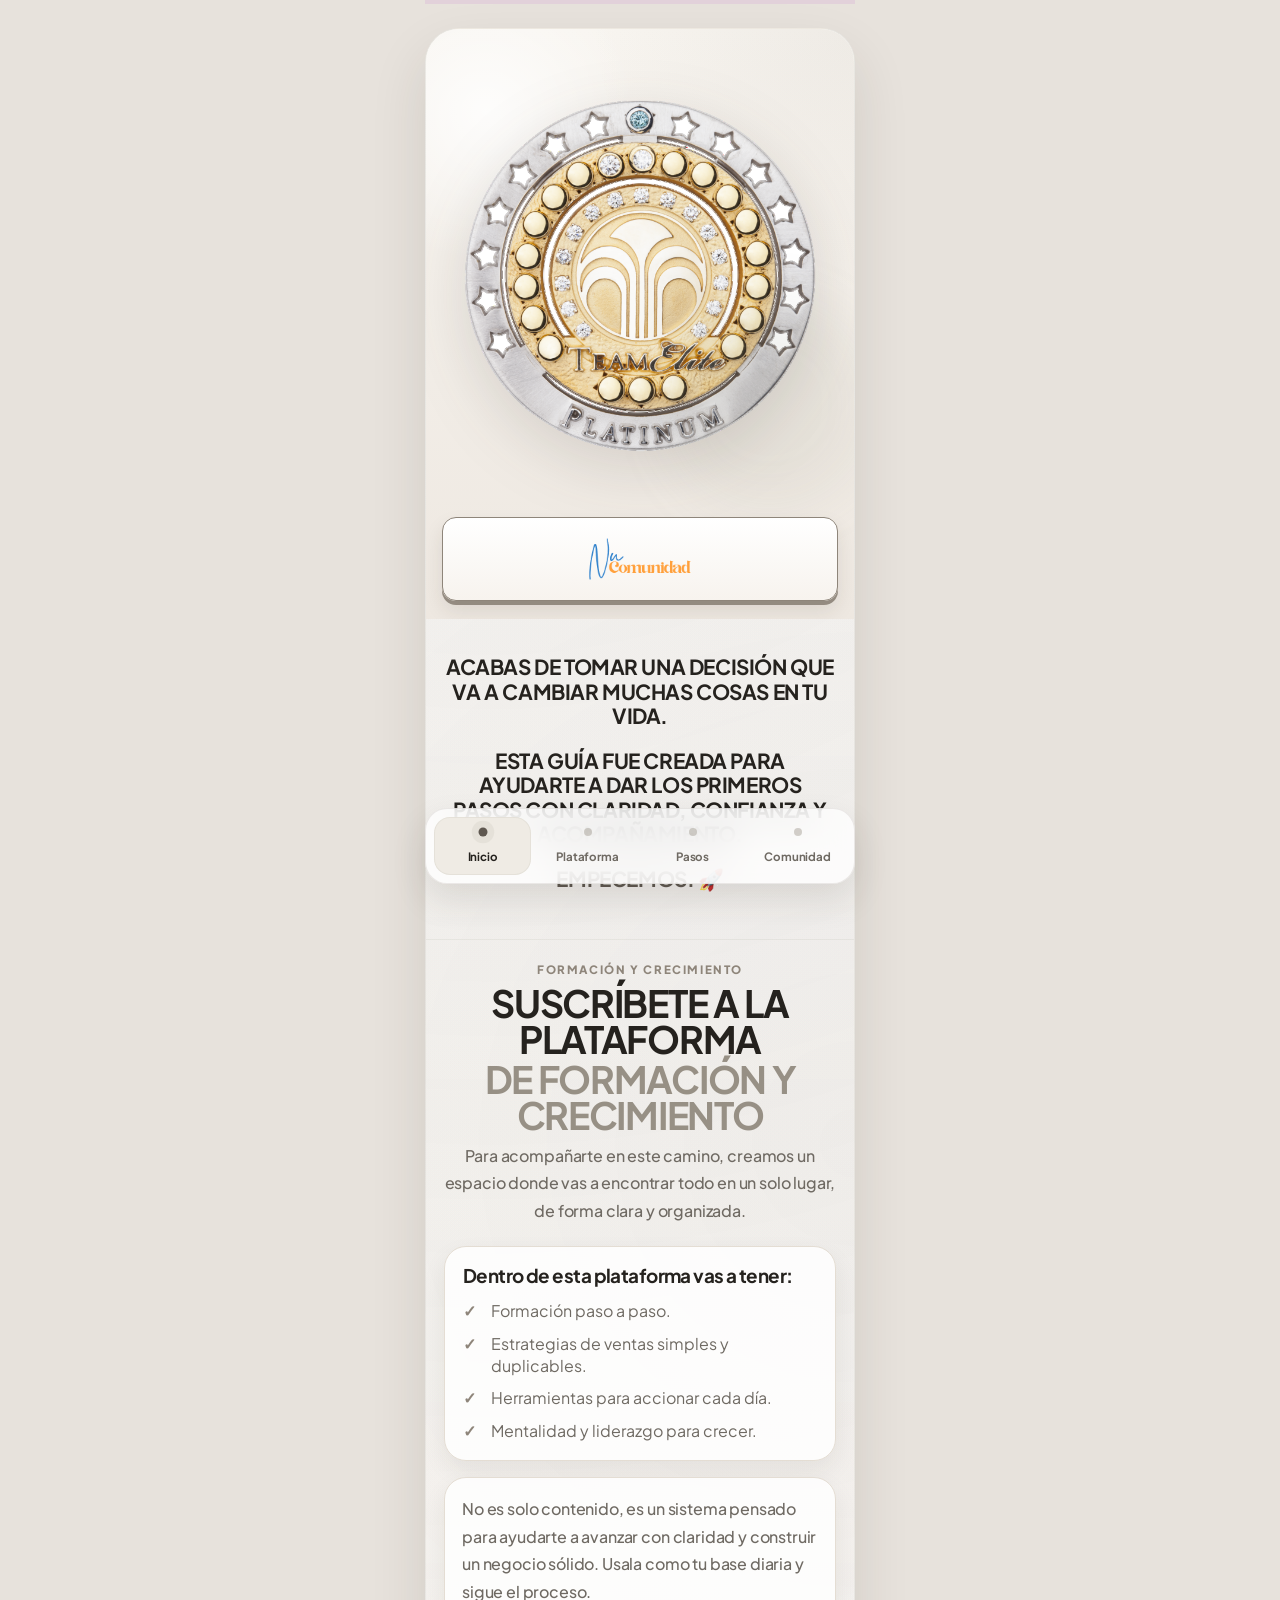
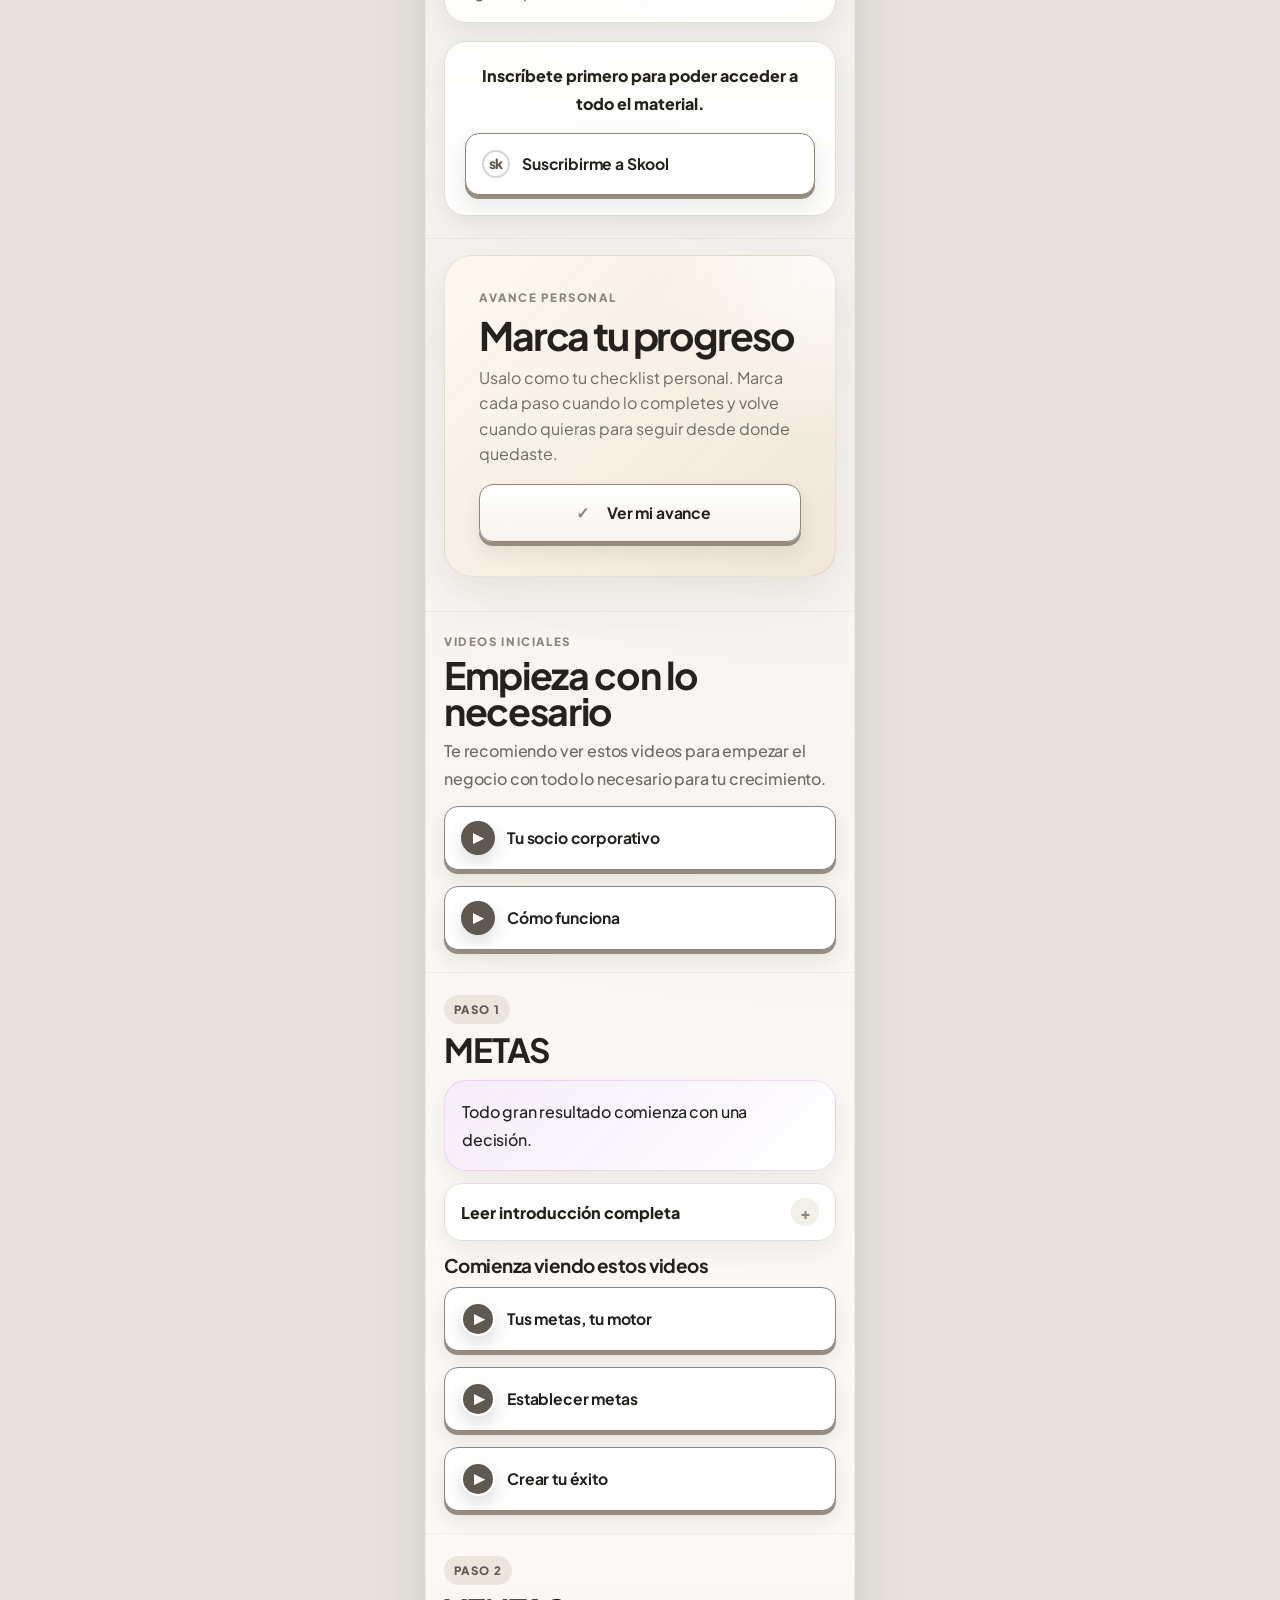
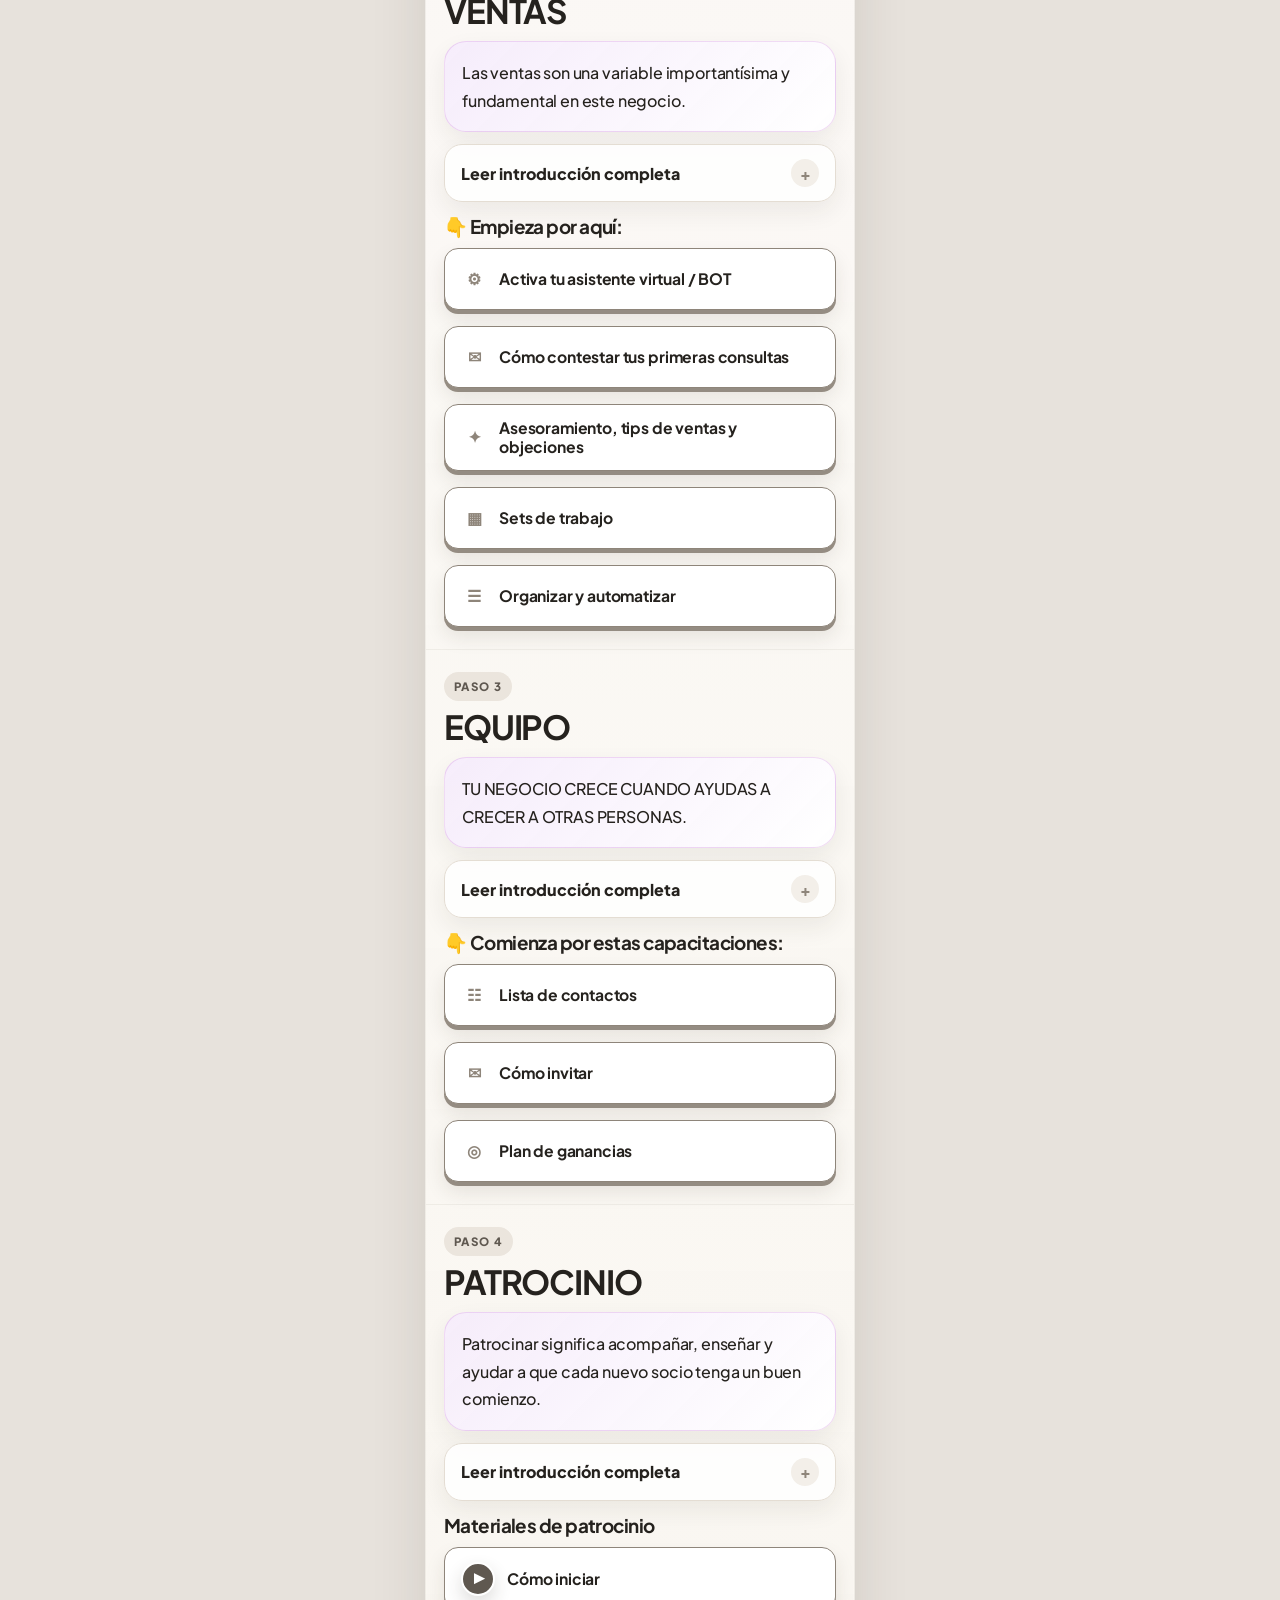
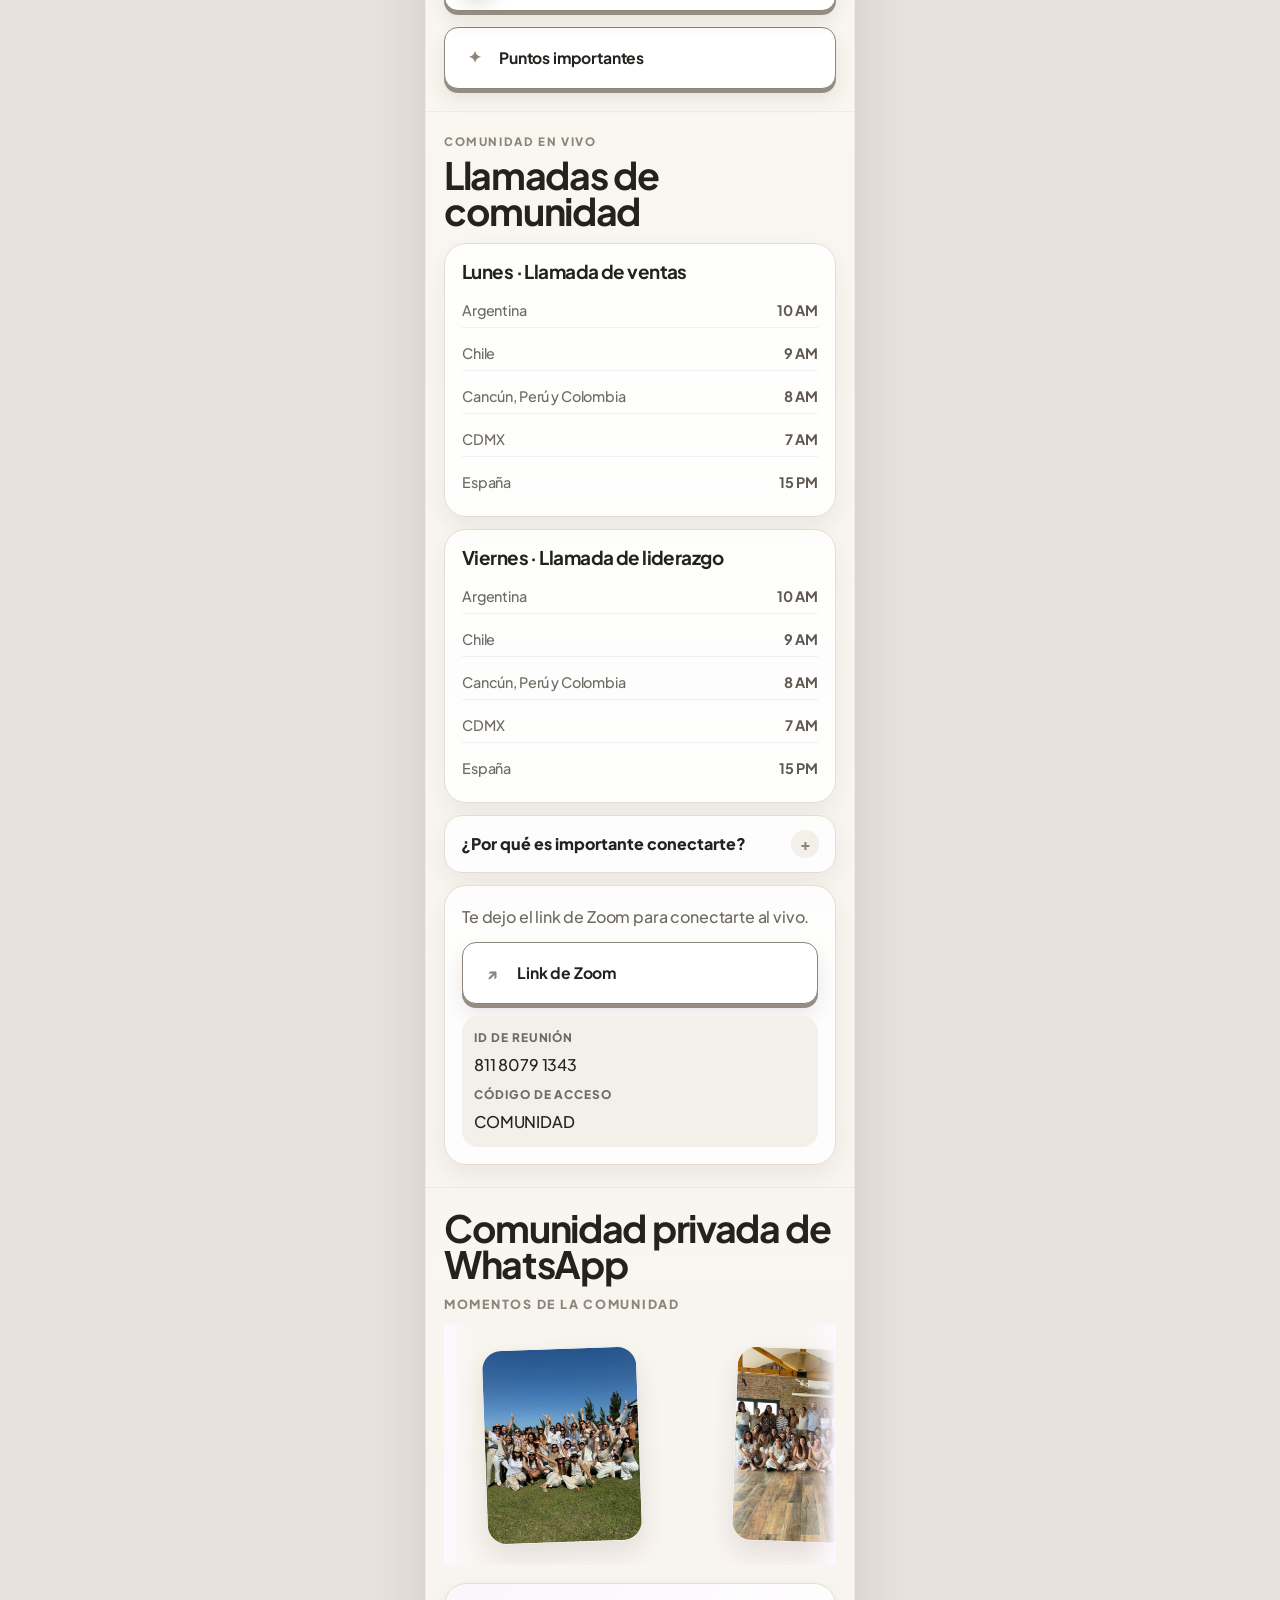
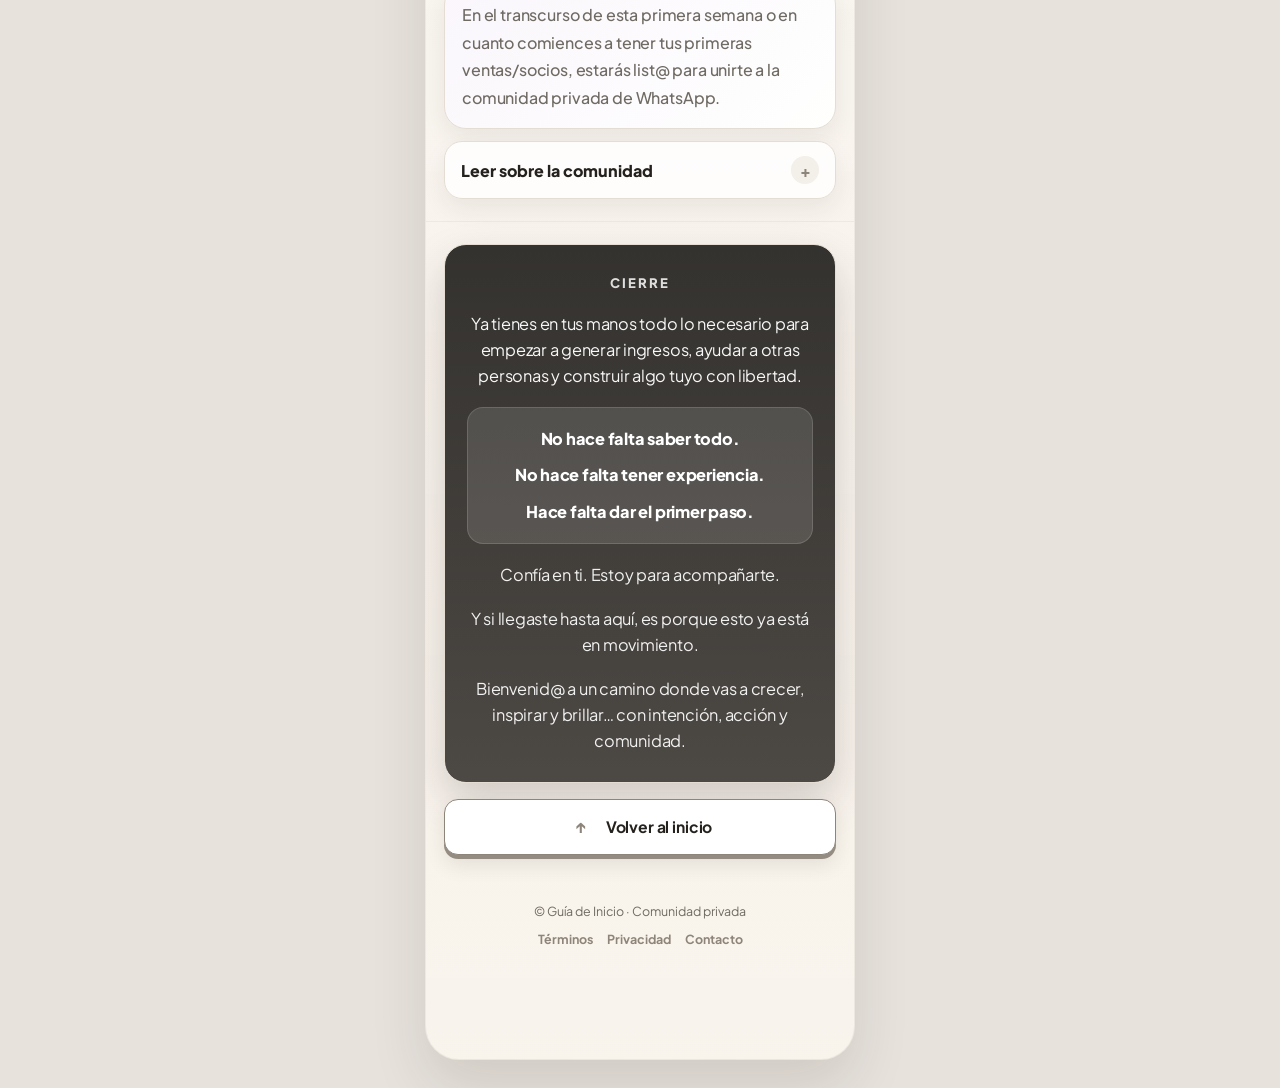
<file: index.html>
<!DOCTYPE html>
<html lang="es">
<head>
  <meta charset="UTF-8">
  <meta name="viewport" content="width=device-width, initial-scale=1.0">
  <meta name="description" content="Guía de inicio para activar tu negocio con claridad, foco y acompañamiento.">
  <title>Guía de Inicio · Avance simple v10</title>
  <!-- VERSION v11: avance simple debajo de Skool, sin Google Sheets, Apps Script ni WhatsApp -->
  <link rel="preconnect" href="https://fonts.googleapis.com">
  <link rel="preconnect" href="https://fonts.gstatic.com" crossorigin>
  <link href="https://fonts.googleapis.com/css2?family=Plus+Jakarta+Sans:wght@400;500;600;700;800&display=swap" rel="stylesheet">
  <link rel="stylesheet" href="css/reset.css?v=10">
  <link rel="stylesheet" href="css/layout.css?v=10">
  <link rel="stylesheet" href="css/components.css?v=10">
  <link rel="stylesheet" href="css/animations.css?v=10">
</head>
<body>
  <div class="scroll-progress" aria-hidden="true"><span class="scroll-progress__bar" id="scroll-progress-bar"></span></div>
  <div class="page-shell" id="inicio">
    <main class="app-frame" aria-label="Guía de Inicio">
      <header class="hero reveal" aria-labelledby="hero-title">
        <div class="hero-slider" aria-label="Rangos Nu Skin destacados">
          <div class="hero-track" id="hero-track">
            <article class="hero-slide is-active" data-slide>
              <div class="hero-image-wrap hero-image-wrap--full">
                <img src="assets/rangos/team-elite-platinum.png" alt="Insignia Team Elite Platinum">
              </div>
            </article>

            <article class="hero-slide" data-slide>
              <div class="hero-image-wrap hero-image-wrap--full">
                <img src="assets/rangos/rubi.png" alt="Insignia Rubí">
              </div>
            </article>

            <article class="hero-slide" data-slide>
              <div class="hero-image-wrap hero-image-wrap--full">
                <img src="assets/rangos/esmeralda.png" alt="Insignia Esmeralda">
              </div>
            </article>

            <article class="hero-slide" data-slide>
              <div class="hero-image-wrap hero-image-wrap--full">
                <img src="assets/rangos/diamante.png" alt="Insignia Diamante">
              </div>
            </article>

            <article class="hero-slide" data-slide>
              <div class="hero-image-wrap hero-image-wrap--full">
                <img src="assets/rangos/diamante-azul.png" alt="Insignia Diamante Azul">
              </div>
            </article>
          </div>

          <div class="hero-overlay-actions">

            <a id="hero-title" href="#bienvenida" class="button button--primary button--compact hero-start-button hero-start-button--logo" aria-label="Nu Comunidad">
              <img src="assets/logo-nu-comunidad-transparent.png" alt="Nu Comunidad" class="hero-brand-image" />
            </a>
          </div>
        </div>
      </header>

      <section class="section section--welcome reveal" id="bienvenida" aria-label="Bienvenida">
        <article class="welcome-manifesto welcome-manifesto--centered">
          <p>Acabas de tomar una decisión que va a cambiar muchas cosas en tu vida.</p>
          <p>Esta guía fue creada para ayudarte a dar los primeros pasos con claridad, confianza y acompañamiento.</p>
          <p>Empecemos. 🚀</p>
        </article>
      </section>

      <section class="section reveal" id="plataforma" aria-labelledby="plataforma-title">
        <div class="section-heading section-heading--center">
          <p class="section-kicker">Formación y crecimiento</p>
          <h2 id="plataforma-title" class="stack-title">
            <span class="stack-title__top">SUSCRÍBETE A LA PLATAFORMA</span>
            <span class="stack-title__bottom">DE FORMACIÓN Y CRECIMIENTO</span>
          </h2>
          <p>Para acompañarte en este camino, creamos un espacio donde vas a encontrar todo en un solo lugar, de forma clara y organizada.</p>
        </div>

        <div class="feature-card">
          <h3>Dentro de esta plataforma vas a tener:</h3>
          <ul class="check-list">
            <li>Formación paso a paso.</li>
            <li>Estrategias de ventas simples y duplicables.</li>
            <li>Herramientas para accionar cada día.</li>
            <li>Mentalidad y liderazgo para crecer.</li>
          </ul>
        </div>

        <article class="card">
          <p>No es solo contenido, es un sistema pensado para ayudarte a avanzar con claridad y construir un negocio sólido. Usala como tu base diaria y sigue el proceso.</p>
        </article>

        <div class="skool-cta">
          <p class="strong-text">Inscríbete primero para poder acceder a todo el material.</p>
          <a href="https://www.skool.com/nu-comunidad-5204" class="button button--outline" data-label="Suscribirme a Skool" target="_blank" rel="noopener noreferrer">
            <span class="button-icon button-icon--skool" aria-hidden="true">sk</span>
            <span>Suscribirme a Skool</span>
          </a>
        </div>
      </section>

      <section class="section section--avance-cta reveal" id="mi-avance" aria-labelledby="mi-avance-title">
        <article class="avance-cta-card" aria-labelledby="mi-avance-title">
          <div class="avance-cta-card__content">
            <p class="section-kicker">Avance personal</p>
            <h2 id="mi-avance-title">Marca tu progreso</h2>
            <p>Usalo como tu checklist personal. Marca cada paso cuando lo completes y volve cuando quieras para seguir desde donde quedaste.</p>
          </div>
          <a href="avance.html" class="button button--primary avance-cta-card__button" data-label="Ver mi avance">
            <span class="button-icon" aria-hidden="true">✓</span>
            <span>Ver mi avance</span>
          </a>
        </article>
      </section>

      <section class="section reveal" id="videos-iniciales" aria-labelledby="videos-title">
        <div class="section-heading">
          <p class="section-kicker">Videos iniciales</p>
          <h2 id="videos-title">Empieza con lo necesario</h2>
          <p>Te recomiendo ver estos videos para empezar el negocio con todo lo necesario para tu crecimiento.</p>
        </div>
        <div class="link-stack">
          <a href="https://www.skool.com/teamelites/classroom/f5a36a47?md=e29751959f714b518ef76b822729c161" class="button button--outline button--video" data-label="Tu socio corporativo" target="_blank" rel="noopener noreferrer">
            <span class="button-icon" aria-hidden="true">▶</span>
            <span>Tu socio corporativo</span>
          </a>
          <a href="https://www.skool.com/teamelites/classroom/f5a36a47?md=07a64a2905e74acc94b19118e77110f2" class="button button--outline button--video" data-label="Cómo funciona" target="_blank" rel="noopener noreferrer">
            <span class="button-icon" aria-hidden="true">▶</span>
            <span>Cómo funciona</span>
          </a>
        </div>
      </section>

      <section class="section step-section reveal" id="metas" aria-labelledby="metas-title">
        <div class="step-badge">Paso 1</div>
        <div class="section-heading">
          <h2 id="metas-title">METAS</h2>
        </div>
        <article class="card card--highlight">
          <p>Todo gran resultado comienza con una decisión.</p>
        </article>

        <div class="accordion" data-accordion-group="metas">
          <button class="accordion-trigger" type="button" aria-expanded="false" aria-controls="metas-content">
            <span>Leer introducción completa</span>
            <span class="accordion-icon" aria-hidden="true">+</span>
          </button>
          <div class="accordion-panel" id="metas-content">
            <div class="accordion-inner">
              <p>Antes de aprender a vender, compartir o construir un equipo, quiero que conectes con algo mucho más importante:</p>
              <p><strong>¿Qué vida quieres crear?</strong></p>
              <p>Este negocio puede ser una herramienta para acercarte a tus sueños, pero primero necesitas saber hacia dónde quieres ir.</p>
              <p>Escribe tus metas. Sueña en grande. Permitite creer que es posible para ti.</p>
              <p>Porque cuando tienes una razón poderosa para avanzar, las acciones diarias se vuelven mucho más fáciles.</p>
              <p>Tus metas serán tu brújula durante todo este camino.</p>
            </div>
          </div>
        </div>

        <div class="mini-block">
          <h3>Comienza viendo estos videos</h3>
          <div class="link-stack">
            <a href="https://www.skool.com/teamelites/classroom/9130e9a2?md=cb655017ef2c40b0b669fbf9b20e1b6d" class="button button--outline button--video" data-label="Tus metas, tu motor" target="_blank" rel="noopener noreferrer">
              <span class="button-icon button-icon--video" aria-hidden="true">▶</span>
              <span>Tus metas, tu motor</span>
            </a>
            <a href="https://www.skool.com/teamelites/classroom/9130e9a2?md=b4af0250aa614e5cafa6c9d476c21750" class="button button--outline button--video" data-label="Establecer metas" target="_blank" rel="noopener noreferrer">
              <span class="button-icon button-icon--video" aria-hidden="true">▶</span>
              <span>Establecer metas</span>
            </a>
            <a href="https://www.skool.com/teamelites/classroom/9130e9a2?md=25b9c0fa58c14f878b09a0818be43ca6" class="button button--outline button--video" data-label="Crear tu éxito" target="_blank" rel="noopener noreferrer">
              <span class="button-icon button-icon--video" aria-hidden="true">▶</span>
              <span>Crear tu éxito</span>
            </a>
          </div>
        </div>
      </section>

      <section class="section step-section reveal" id="ventas" aria-labelledby="ventas-title">
        <div class="step-badge">Paso 2</div>
        <div class="section-heading">
          <h2 id="ventas-title">VENTAS</h2>
        </div>
        <article class="card card--highlight">
          <p>Las ventas son una variable importantísima y fundamental en este negocio.</p>
        </article>

        <div class="accordion" data-accordion-group="ventas">
          <button class="accordion-trigger" type="button" aria-expanded="false" aria-controls="ventas-content">
            <span>Leer introducción completa</span>
            <span class="accordion-icon" aria-hidden="true">+</span>
          </button>
          <div class="accordion-panel" id="ventas-content">
            <div class="accordion-inner">
              <p>Cada consulta es una oportunidad para ayudar a alguien.</p>
              <p>No necesitás ser expert@.</p>
              <p>Solo escuchar, aprender y acompañar.</p>
              <p>Las herramientas que vas a encontrar aquí te van a ayudar a responder con seguridad, generar confianza y comenzar a obtener tus primeros resultados.</p>
            </div>
          </div>
        </div>

        <div class="mini-block">
          <h3>👇 Empieza por aquí:</h3>
          <div class="link-stack">
            <a href="https://www.skool.com/teamelites/classroom/92e166e7?md=34d59c28aa45443ab93b064241ae3533" class="button button--outline" data-label="Activa tu asistente virtual / BOT" target="_blank" rel="noopener noreferrer">
              <span class="button-icon" aria-hidden="true">⚙</span>
              <span>Activa tu asistente virtual / BOT</span>
            </a>
            <a href="https://www.skool.com/teamelites/classroom/92e166e7?md=517402404ced4c2b89c7d4bd342fecbf" class="button button--outline" data-label="Cómo contestar tus primeras consultas" target="_blank" rel="noopener noreferrer">
              <span class="button-icon" aria-hidden="true">✉</span>
              <span>Cómo contestar tus primeras consultas</span>
            </a>
            <a href="https://www.skool.com/teamelites/classroom/92e166e7?md=db3217c06d6f4cb892ea33c73e7abfa6" class="button button--outline" data-label="Asesoramiento, tips de ventas y objeciones" target="_blank" rel="noopener noreferrer">
              <span class="button-icon" aria-hidden="true">✦</span>
              <span>Asesoramiento, tips de ventas y objeciones</span>
            </a>
            <a href="https://www.skool.com/teamelites/classroom/92e166e7?md=59abfdd7c8824ece92f1e562150384fb" class="button button--outline" data-label="Sets de trabajo" target="_blank" rel="noopener noreferrer">
              <span class="button-icon" aria-hidden="true">▦</span>
              <span>Sets de trabajo</span>
            </a>
            <a href="https://www.skool.com/teamelites/classroom/92e166e7?md=57dba49ce91a47d7a442d09b9191ce0a" class="button button--outline" data-label="Organizar y automatizar" target="_blank" rel="noopener noreferrer">
              <span class="button-icon" aria-hidden="true">☰</span>
              <span>Organizar y automatizar</span>
            </a>
          </div>
        </div>
      </section>

      <section class="section step-section reveal" id="equipo" aria-labelledby="equipo-title">
        <div class="step-badge">Paso 3</div>
        <div class="section-heading">
          <h2 id="equipo-title">EQUIPO</h2>
        </div>
        <article class="card card--highlight">
          <p>TU NEGOCIO CRECE CUANDO AYUDAS A CRECER A OTRAS PERSONAS.</p>
        </article>

        <div class="accordion" data-accordion-group="equipo">
          <button class="accordion-trigger" type="button" aria-expanded="false" aria-controls="equipo-content">
            <span>Leer introducción completa</span>
            <span class="accordion-icon" aria-hidden="true">+</span>
          </button>
          <div class="accordion-panel" id="equipo-content">
            <div class="accordion-inner">
              <p>Construir un equipo no se trata de sumar personas porque sí.</p>
              <p>Se trata de acompañar, inspirar y ayudar a otros a alcanzar sus propias metas mientras avanzás hacia las tuyas.</p>
              <p>Las personas más exitosas de este negocio entendieron algo muy importante: los resultados más grandes se construyen en equipo.</p>
              <p>Por eso, aprender a invitar, presentar la oportunidad, acompañar nuevos socios y desarrollar líderes es una habilidad clave para tu crecimiento.</p>
              <p>En los siguientes links vas a encontrar nuestras capacitaciones y herramientas para que puedas empezar a construir tu equipo con confianza, claridad y un sistema simple de duplicar.</p>
              <p>No hace falta que seas experto. Solo necesitás aprender, aplicar y ayudar a otros a hacer lo mismo.</p>
            </div>
          </div>
        </div>

        <div class="mini-block">
          <h3>👇 Comienza por estas capacitaciones:</h3>
          <div class="link-stack">
            <a href="https://www.skool.com/teamelites/classroom/eb548f79?md=4621b63c3c70406bbb1ff71b2f4951d6" class="button button--outline" data-label="Lista de contactos" target="_blank" rel="noopener noreferrer">
              <span class="button-icon" aria-hidden="true">☷</span>
              <span>Lista de contactos</span>
            </a>
            <a href="https://www.skool.com/teamelites/classroom/eb548f79?md=e98f7524d30848f694c3011edf8a62e9" class="button button--outline" data-label="Cómo invitar" target="_blank" rel="noopener noreferrer">
              <span class="button-icon" aria-hidden="true">✉</span>
              <span>Cómo invitar</span>
            </a>
            <a href="https://www.skool.com/teamelites/classroom/b6a88355?md=f22b7215daf14306b3d4883d14c82eee" class="button button--outline" data-label="Plan de ganancias" target="_blank" rel="noopener noreferrer">
              <span class="button-icon" aria-hidden="true">◎</span>
              <span>Plan de ganancias</span>
            </a>
          </div>
        </div>
      </section>

      <section class="section step-section reveal" id="patrocinio" aria-labelledby="patrocinio-title">
        <div class="step-badge">Paso 4</div>
        <div class="section-heading">
          <h2 id="patrocinio-title">PATROCINIO</h2>
        </div>
        <article class="card card--highlight">
          <p>Patrocinar significa acompañar, enseñar y ayudar a que cada nuevo socio tenga un buen comienzo.</p>
        </article>

        <div class="accordion" data-accordion-group="patrocinio">
          <button class="accordion-trigger" type="button" aria-expanded="false" aria-controls="patrocinio-content">
            <span>Leer introducción completa</span>
            <span class="accordion-icon" aria-hidden="true">+</span>
          </button>
          <div class="accordion-panel" id="patrocinio-content">
            <div class="accordion-inner">
              <p>Los resultados más sólidos se construyen cuando las personas que se suman se sienten guiadas, apoyadas y conectadas con un sistema simple para avanzar.</p>
              <p>Tu objetivo no es hacer el trabajo por ellos, sino mostrarles el camino, compartir las herramientas y ayudarlos a desarrollar confianza en sus primeros pasos.</p>
              <p>Recuerda:</p>
              <ul class="check-list check-list--inside">
                <li>Las personas no duplican lo que escuchan, duplican lo que ven.</li>
                <li>El ejemplo es la herramienta más poderosa de liderazgo.</li>
                <li>Un buen inicio puede marcar la diferencia en todo el recorrido de una persona.</li>
              </ul>
              <p>En los siguientes links vas a aprender cómo acompañar correctamente a tus nuevos socios y ayudarlos a construir resultados desde el principio.</p>
            </div>
          </div>
        </div>

        <div class="mini-block">
          <h3>Materiales de patrocinio</h3>
          <div class="link-stack">
            <a href="https://www.skool.com/teamelites/classroom/eb548f79?md=5f1f5a9a026447cf95463684c06b4f18" class="button button--outline button--video" data-label="Cómo iniciar" target="_blank" rel="noopener noreferrer">
              <span class="button-icon button-icon--video" aria-hidden="true">▶</span>
              <span>Cómo iniciar</span>
            </a>
            <a href="https://www.skool.com/teamelites/classroom/eb548f79?md=c4112020fead44f0a78669080748ef18" class="button button--outline" data-label="Puntos importantes" target="_blank" rel="noopener noreferrer">
              <span class="button-icon" aria-hidden="true">✦</span>
              <span>Puntos importantes</span>
            </a>
          </div>
        </div>
      </section>

      <section class="section reveal" id="llamadas" aria-labelledby="llamadas-title">
        <div class="section-heading">
          <p class="section-kicker">Comunidad en vivo</p>
          <h2 id="llamadas-title">Llamadas de comunidad</h2>
        </div>

        <div class="schedule-card">
          <h3>Lunes · Llamada de ventas</h3>
          <ul>
            <li><span>Argentina</span><strong>10 AM</strong></li>
            <li><span>Chile</span><strong>9 AM</strong></li>
            <li><span>Cancún, Perú y Colombia</span><strong>8 AM</strong></li>
            <li><span>CDMX</span><strong>7 AM</strong></li>
            <li><span>España</span><strong>15 PM</strong></li>
          </ul>
        </div>

        <div class="schedule-card">
          <h3>Viernes · Llamada de liderazgo</h3>
          <ul>
            <li><span>Argentina</span><strong>10 AM</strong></li>
            <li><span>Chile</span><strong>9 AM</strong></li>
            <li><span>Cancún, Perú y Colombia</span><strong>8 AM</strong></li>
            <li><span>CDMX</span><strong>7 AM</strong></li>
            <li><span>España</span><strong>15 PM</strong></li>
          </ul>
        </div>

        <div class="accordion" data-accordion-group="llamadas">
          <button class="accordion-trigger" type="button" aria-expanded="false" aria-controls="llamadas-content">
            <span>¿Por qué es importante conectarte?</span>
            <span class="accordion-icon" aria-hidden="true">+</span>
          </button>
          <div class="accordion-panel" id="llamadas-content">
            <div class="accordion-inner">
              <p>¡La vibra en vivo es única!</p>
              <p>Te súper recomiendo que estés presente porque la sinergia y la energía que se genera no se compara con nada. Si no puedes estar en vivo, no pasa nada: queda grabada. Pídemela para que la puedas ver después y tomar nota.</p>
              <p>¡Siempre suma!</p>
              <p>Estas llamadas son oro puro para seguir creciendo, aprendiendo y manteniéndonos conectad@s.</p>
              <p>Es un espacio increíble donde nos reunimos tod@s para hablar de ventas, estrategias, hábitos, mindset, consultas reales y situaciones que surgen con los clientes.</p>
            </div>
          </div>
        </div>

        <article class="card zoom-card">
          <p>Te dejo el link de Zoom para conectarte al vivo.</p>
          <a href="https://mc.ht/s/4Y7y4lP" class="button button--outline" data-label="Link de Zoom" target="_blank" rel="noopener noreferrer">
            <span class="button-icon" aria-hidden="true">↗</span>
            <span>Link de Zoom</span>
          </a>
          <div class="zoom-data">
            <p><span>ID de reunión</span> 811 8079 1343</p>
            <p><span>Código de acceso</span> COMUNIDAD</p>
          </div>
        </article>
      </section>

      <section class="section reveal" id="whatsapp" aria-labelledby="whatsapp-title">
        <div class="section-heading">
          <h2 id="whatsapp-title">Comunidad privada de WhatsApp</h2>
        </div>

        <div class="community-gallery reveal" aria-label="Momentos de la comunidad">
          <p class="community-gallery__kicker">Momentos de la comunidad</p>
          <div class="community-marquee">
            <div class="community-marquee__track">
              <figure class="community-photo-card"><img src="assets/community/community-01.jpg" alt="Grupo de mujeres celebrando juntas al aire libre"></figure>
              <figure class="community-photo-card"><img src="assets/community/community-02.jpg" alt="Encuentro de formación y comunidad en interior"></figure>
              <figure class="community-photo-card"><img src="assets/community/community-03.jpg" alt="Integrantes de la comunidad frente a la Torre Eiffel"></figure>
              <figure class="community-photo-card"><img src="assets/community/community-04.jpg" alt="Comunidad compartiendo un picnic junto al río"></figure>
              <figure class="community-photo-card"><img src="assets/community/community-05.jpg" alt="Grupo reunido en un evento de Nu Skin"></figure>
              <figure class="community-photo-card" aria-hidden="true"><img src="assets/community/community-01.jpg" alt=""></figure>
              <figure class="community-photo-card" aria-hidden="true"><img src="assets/community/community-02.jpg" alt=""></figure>
              <figure class="community-photo-card" aria-hidden="true"><img src="assets/community/community-03.jpg" alt=""></figure>
              <figure class="community-photo-card" aria-hidden="true"><img src="assets/community/community-04.jpg" alt=""></figure>
              <figure class="community-photo-card" aria-hidden="true"><img src="assets/community/community-05.jpg" alt=""></figure>
            </div>
          </div>
        </div>

        <article class="card card--soft">
          <p>En el transcurso de esta primera semana o en cuanto comiences a tener tus primeras ventas/socios, estarás list@ para unirte a la comunidad privada de WhatsApp.</p>
        </article>

        <div class="accordion" data-accordion-group="whatsapp">
          <button class="accordion-trigger" type="button" aria-expanded="false" aria-controls="whatsapp-content">
            <span>Leer sobre la comunidad</span>
            <span class="accordion-icon" aria-hidden="true">+</span>
          </button>
          <div class="accordion-panel" id="whatsapp-content">
            <div class="accordion-inner">
              <p>Si sigues este paso a paso con intención y acción, ¡vas a empezar a tener tus primeras ventas, socios y comisiones!</p>
              <p>Es un espacio poderoso, creado para personas comprometidas como tú.</p>
              <p>Conectás con personas de distintos países, edades y profesiones, que ya están en movimiento y construyendo su negocio como tú. Ahí vas a poder compartir inquietudes, hacer preguntas, celebrar tus avances y sentirte sostenid@ y acompañad@ por una tribu real.</p>
              <p>¡Porque en este camino no estás sol@! Lo hacemos junt@s y entre tod@s.</p>
              <p>Si deseas formar parte y sientes que este espacio es para ti, pídeme el acceso. Es el lugar perfecto para seguir creciendo y expandiéndote.</p>
            </div>
          </div>
        </div>
      </section>

      <section class="section section--closing reveal" id="cierre" aria-labelledby="cierre-title">
        <article class="final-card final-card--closing">
          <p class="section-kicker">Cierre</p>
          <h2 id="cierre-title" class="sr-only">Cierre</h2>
          <p class="closing-lead">Ya tienes en tus manos todo lo necesario para empezar a generar ingresos, ayudar a otras personas y construir algo tuyo con libertad.</p>
          <div class="truth-lines">
            <p>No hace falta saber todo.</p>
            <p>No hace falta tener experiencia.</p>
            <p>Hace falta dar el primer paso.</p>
          </div>
          <p>Confía en ti. Estoy para acompañarte.</p>
          <p>Y si llegaste hasta aquí, es porque esto ya está en movimiento.</p>
          <p>Bienvenid@ a un camino donde vas a crecer, inspirar y brillar… con intención, acción y comunidad.</p>
        </article>
        <a href="#inicio" class="button button--outline button--compact closing-back-button">
          <span class="button-icon" aria-hidden="true">↑</span>
          <span>Volver al inicio</span>
        </a>
      </section>

      <footer class="site-footer">
        <p>© Guía de Inicio · Comunidad privada</p>
        <nav aria-label="Links legales">
          <a href="#" class="placeholder-link" data-label="Términos">Términos</a>
          <a href="#" class="placeholder-link" data-label="Privacidad">Privacidad</a>
          <a href="#" class="placeholder-link" data-label="Contacto">Contacto</a>
        </nav>
      </footer>
    </main>
  </div>


  <nav class="quick-nav" aria-label="Navegación rápida">
    <a href="#inicio" class="quick-nav__link is-active" data-quick-nav="inicio">
      <span class="quick-nav__icon" aria-hidden="true"></span>
      <span>Inicio</span>
    </a>
    <a href="#plataforma" class="quick-nav__link" data-quick-nav="plataforma">
      <span class="quick-nav__icon" aria-hidden="true"></span>
      <span>Plataforma</span>
    </a>
    <a href="#metas" class="quick-nav__link" data-quick-nav="pasos">
      <span class="quick-nav__icon" aria-hidden="true"></span>
      <span>Pasos</span>
    </a>
    <a href="#whatsapp" class="quick-nav__link" data-quick-nav="comunidad">
      <span class="quick-nav__icon" aria-hidden="true"></span>
      <span>Comunidad</span>
    </a>
  </nav>

  <div class="toast" id="toast" role="status" aria-live="polite" aria-hidden="true">
    Este botón está listo para que agregues tu link.
  </div>

  <script src="js/interactions.js?v=9" defer></script>
  <script src="js/forms.js?v=9" defer></script>
</body>
</html>
</file>
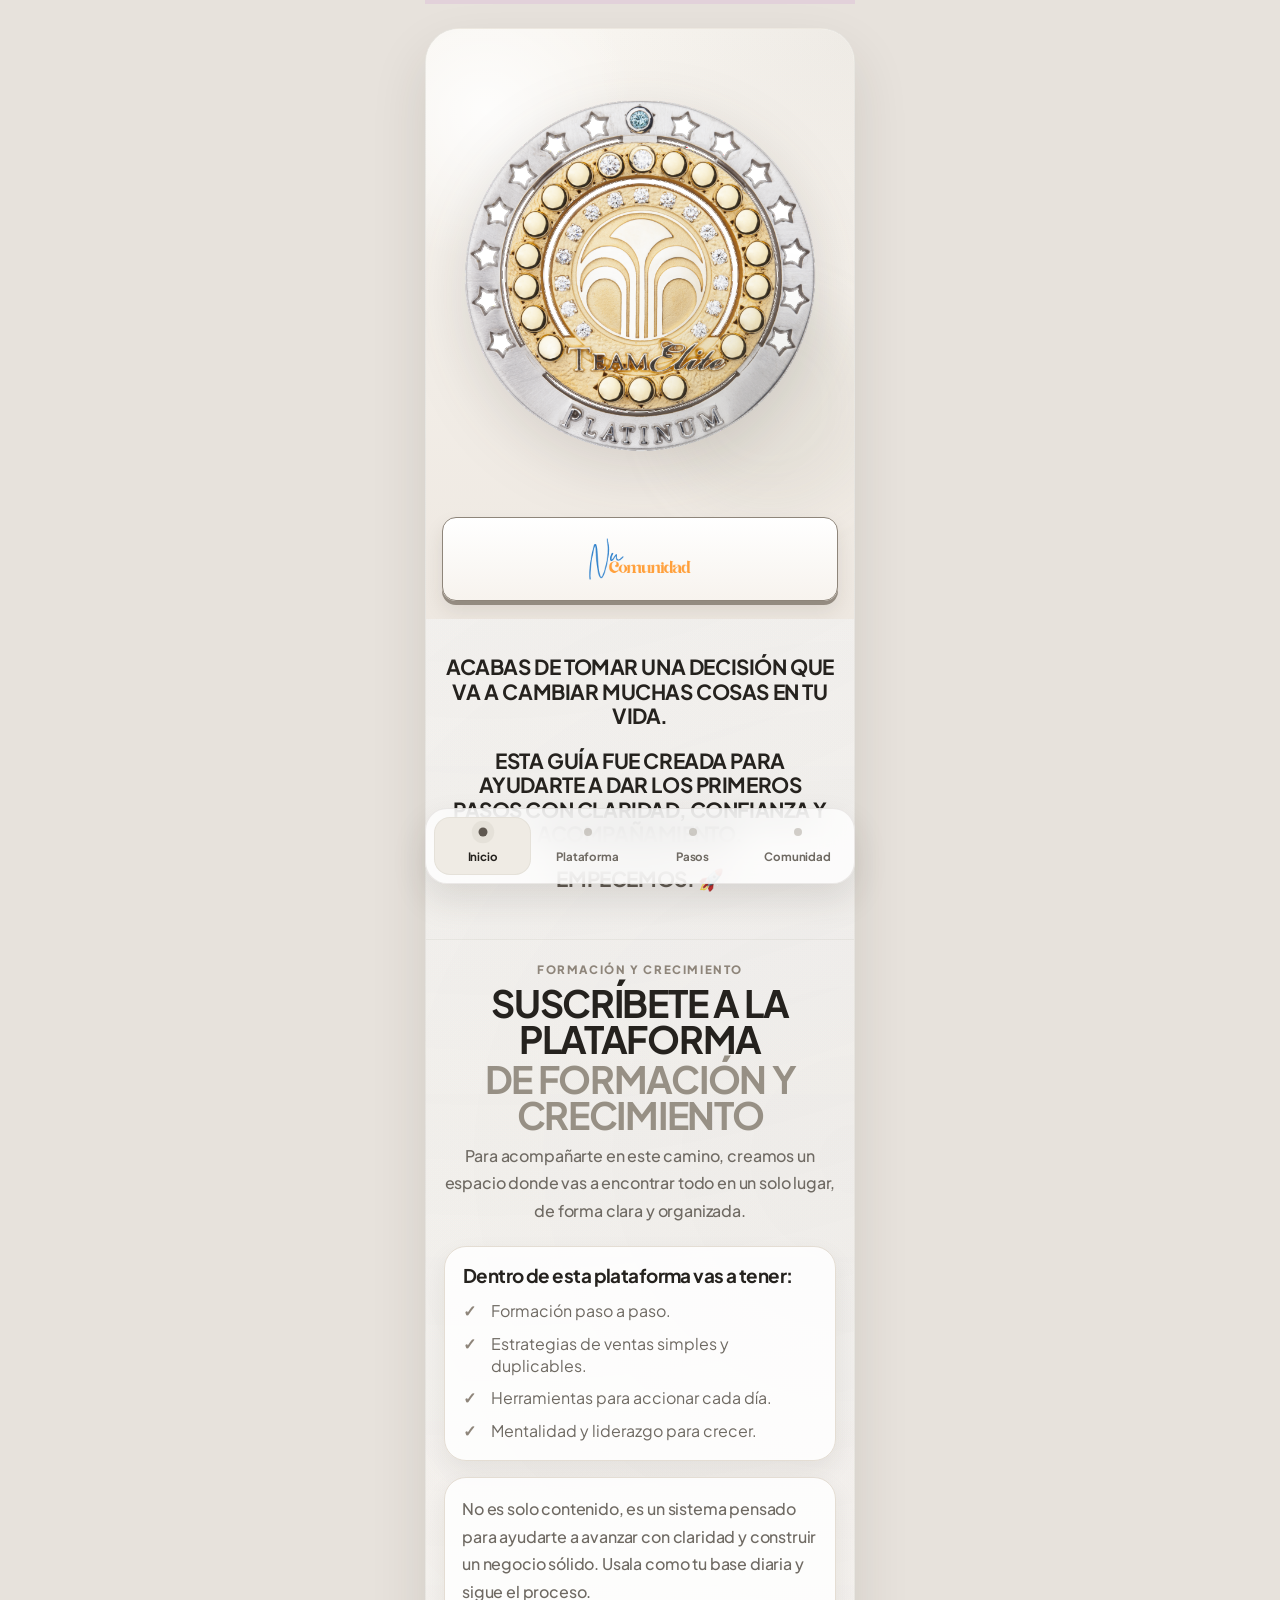
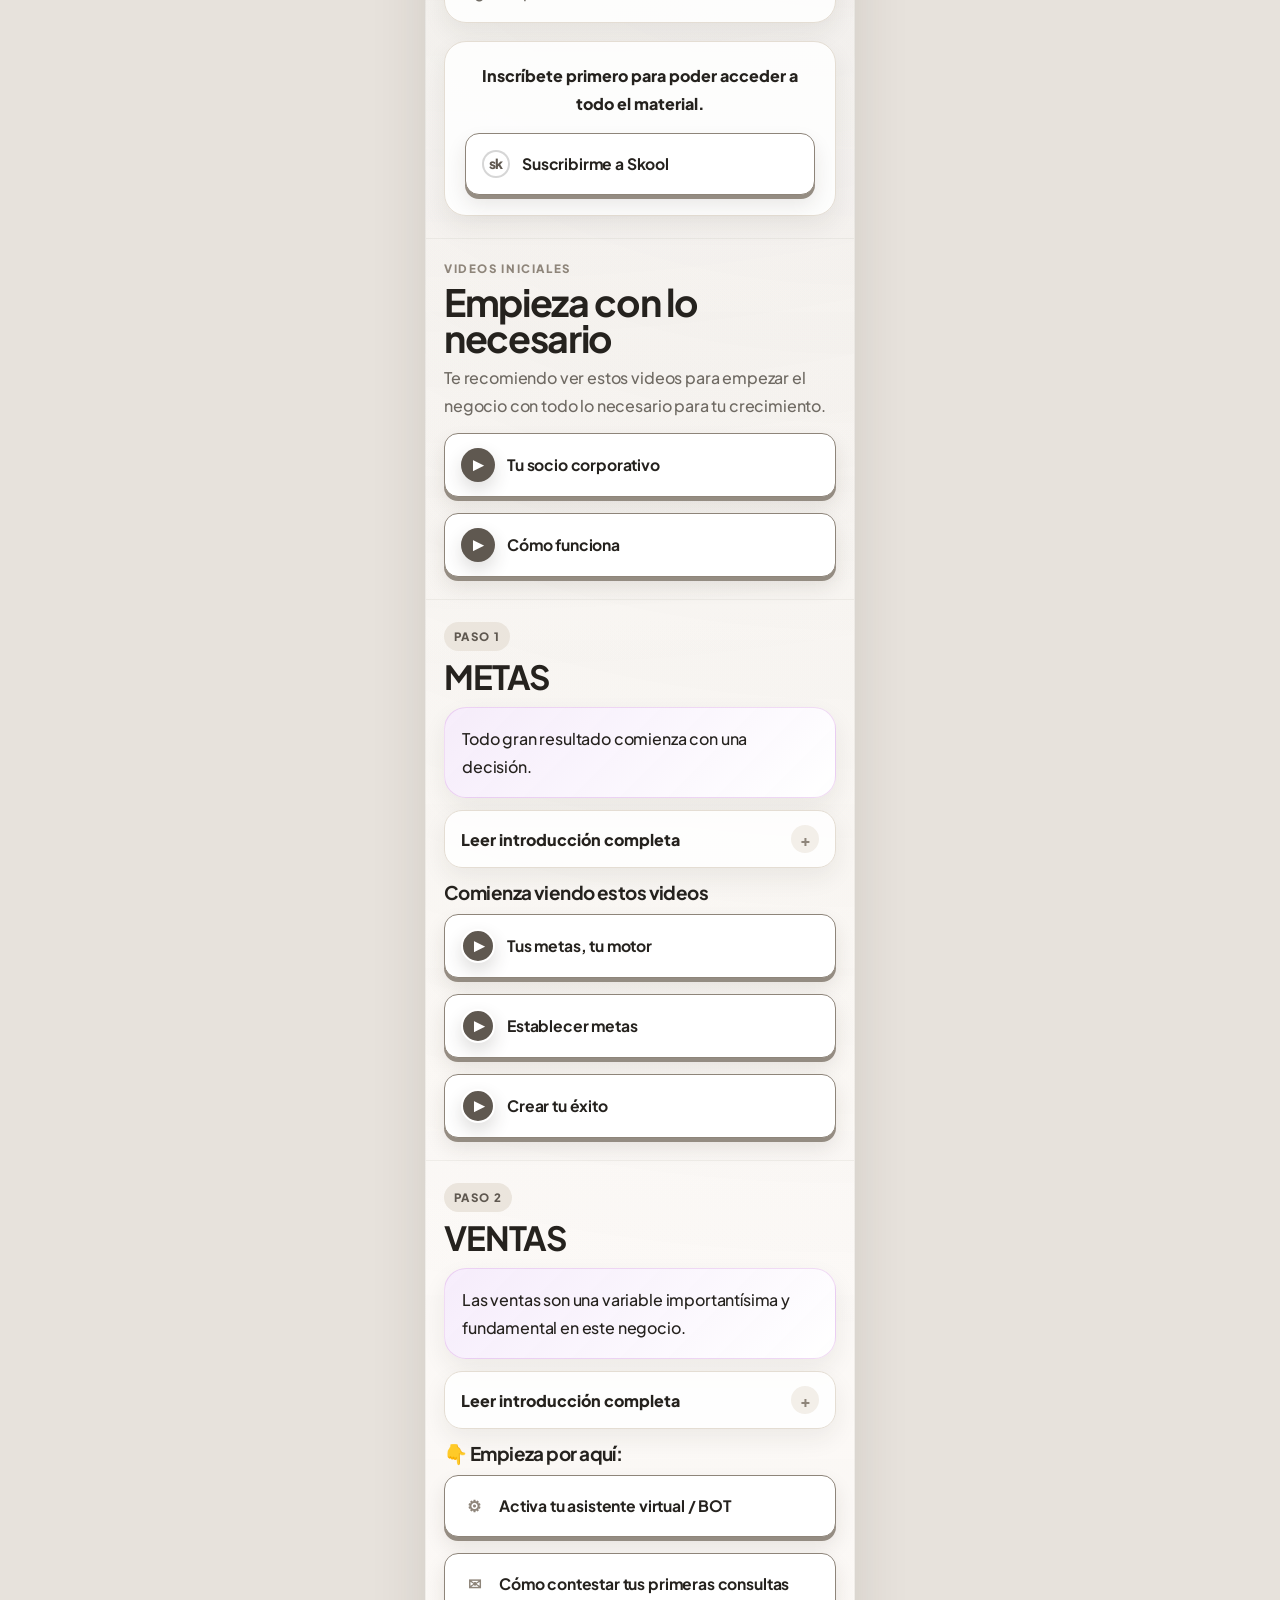
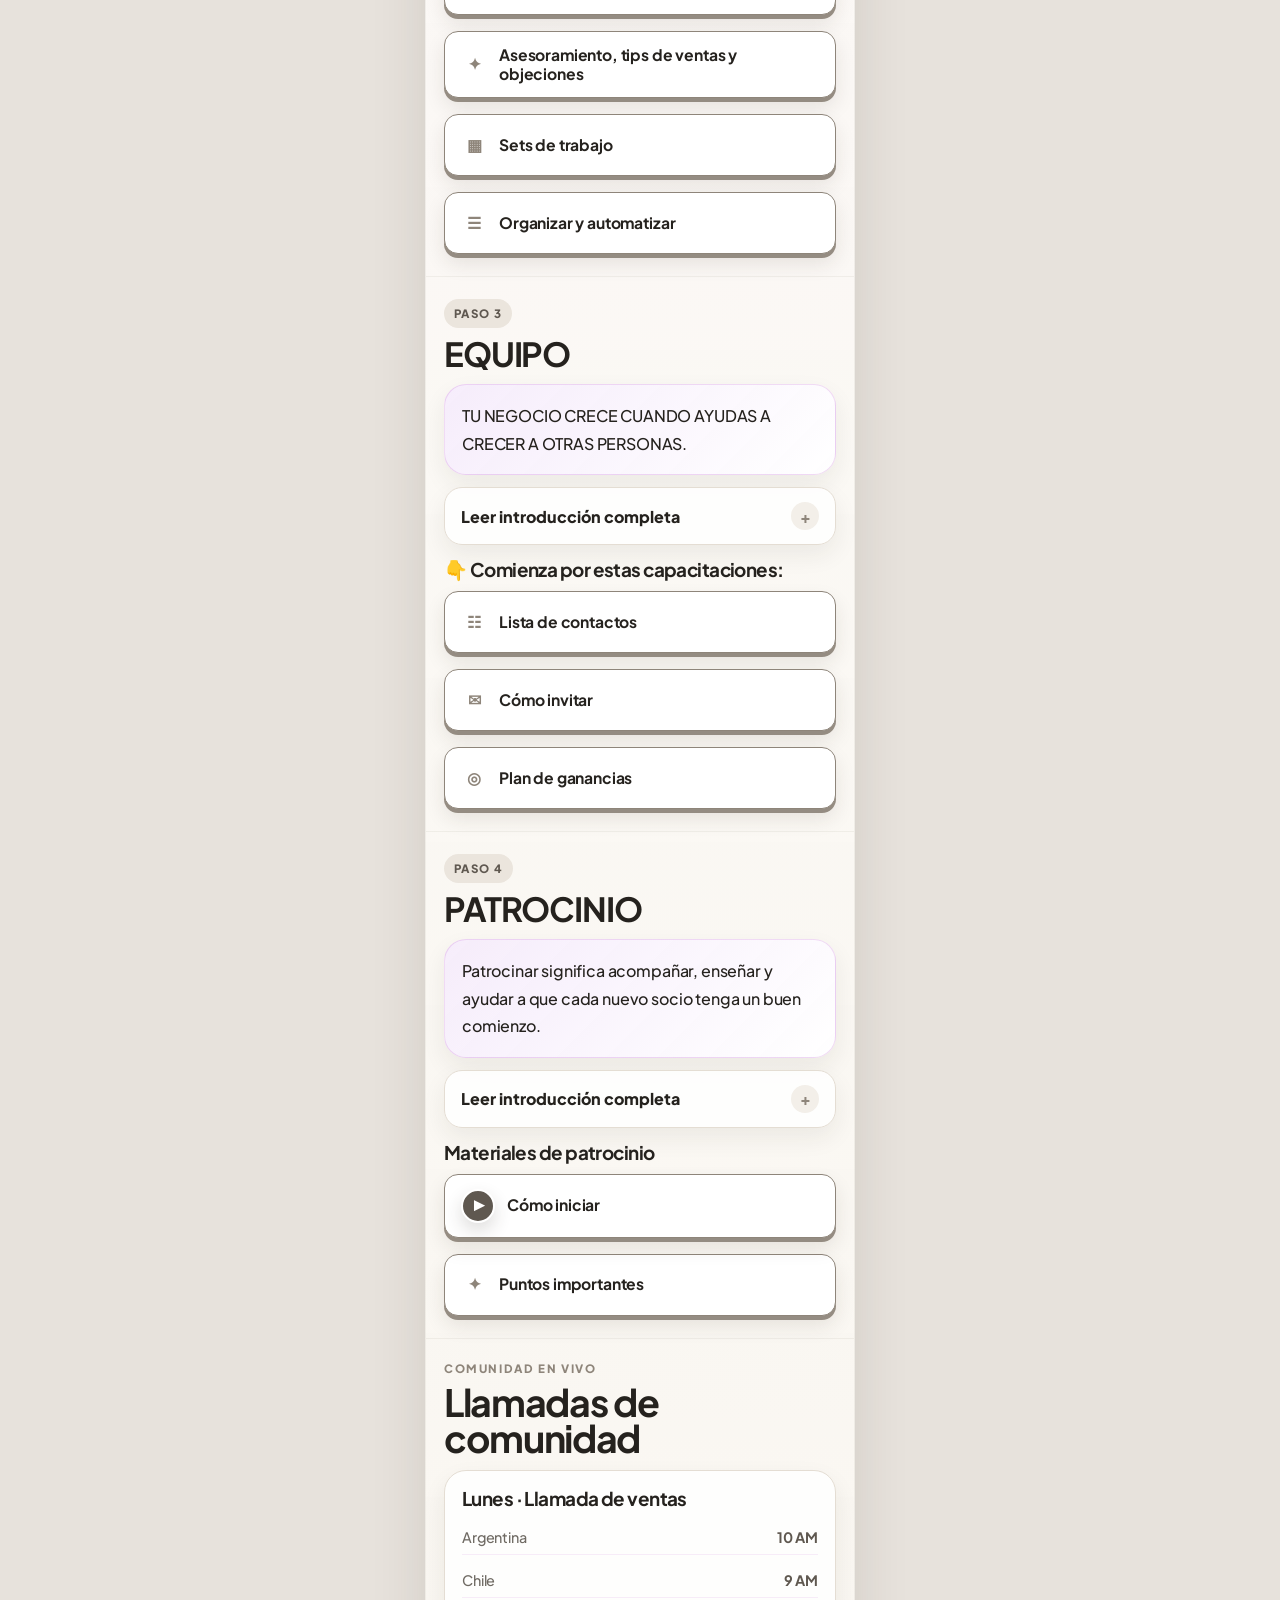
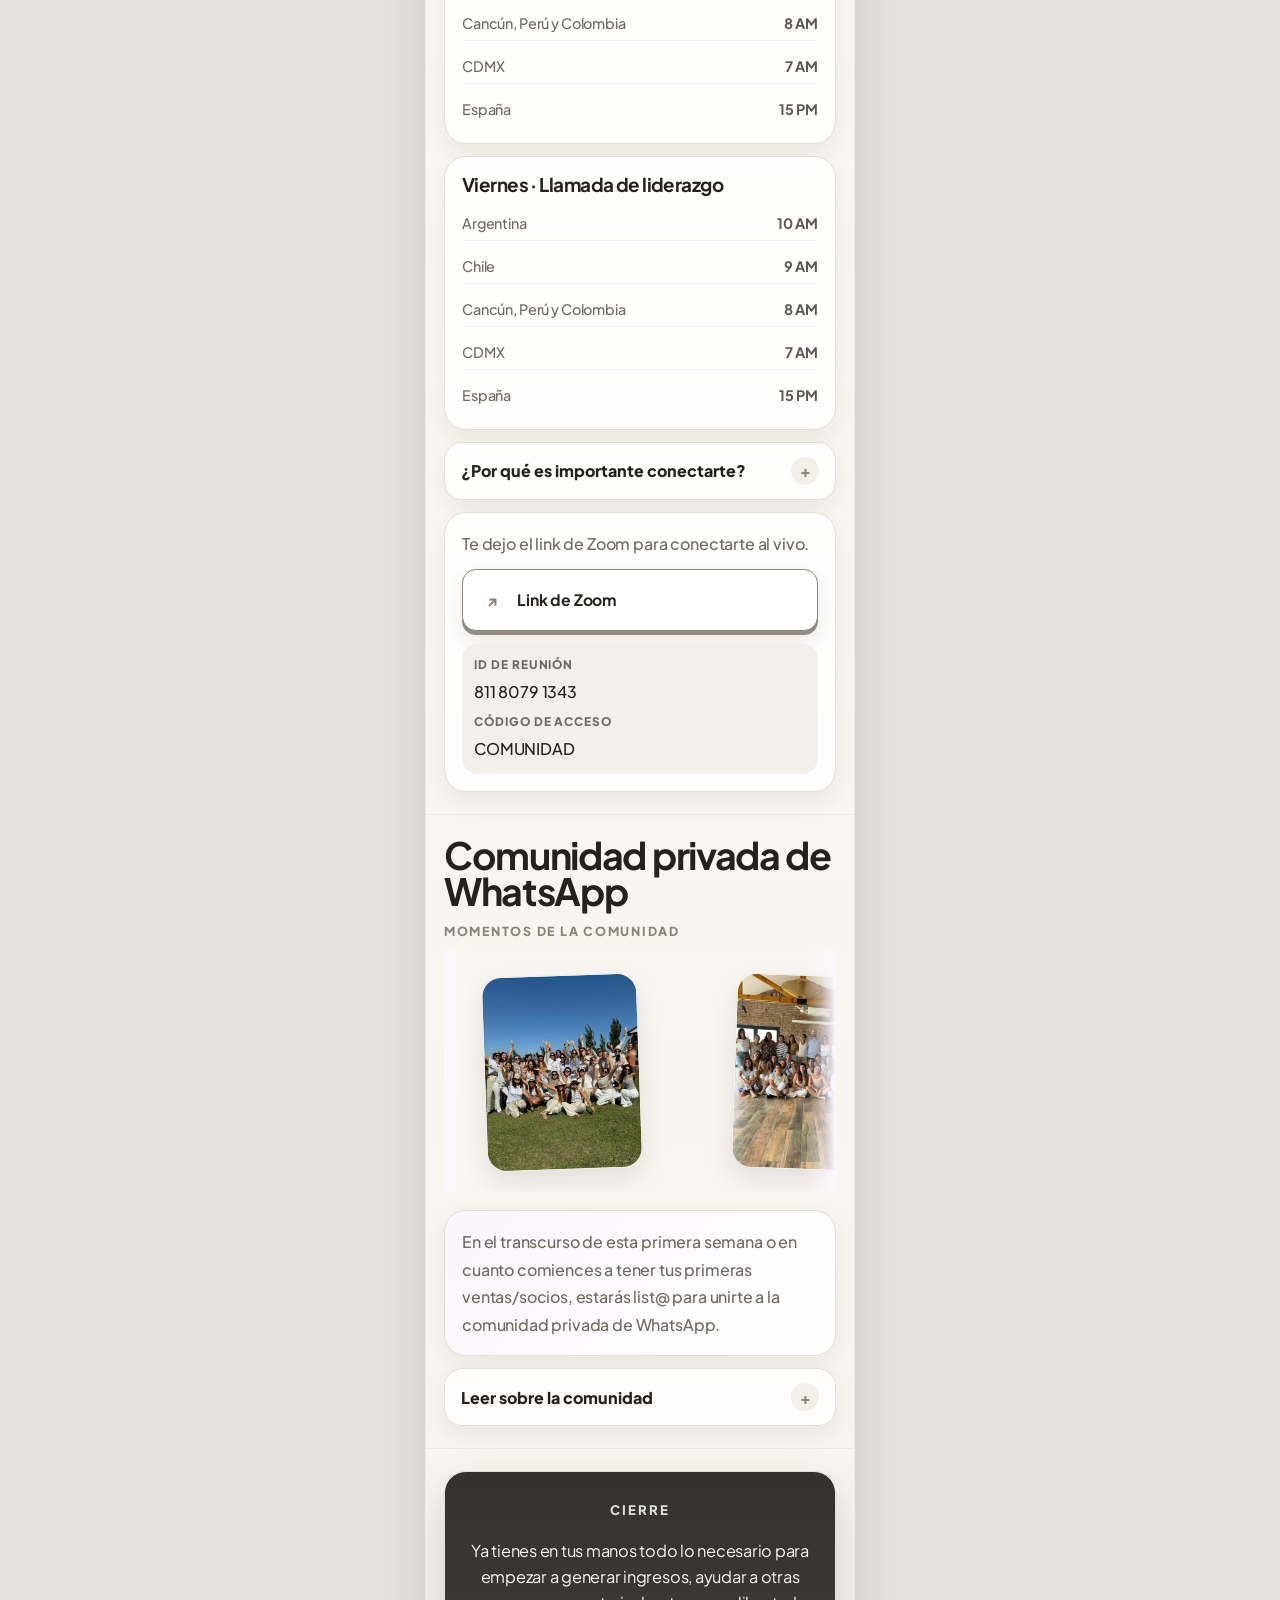
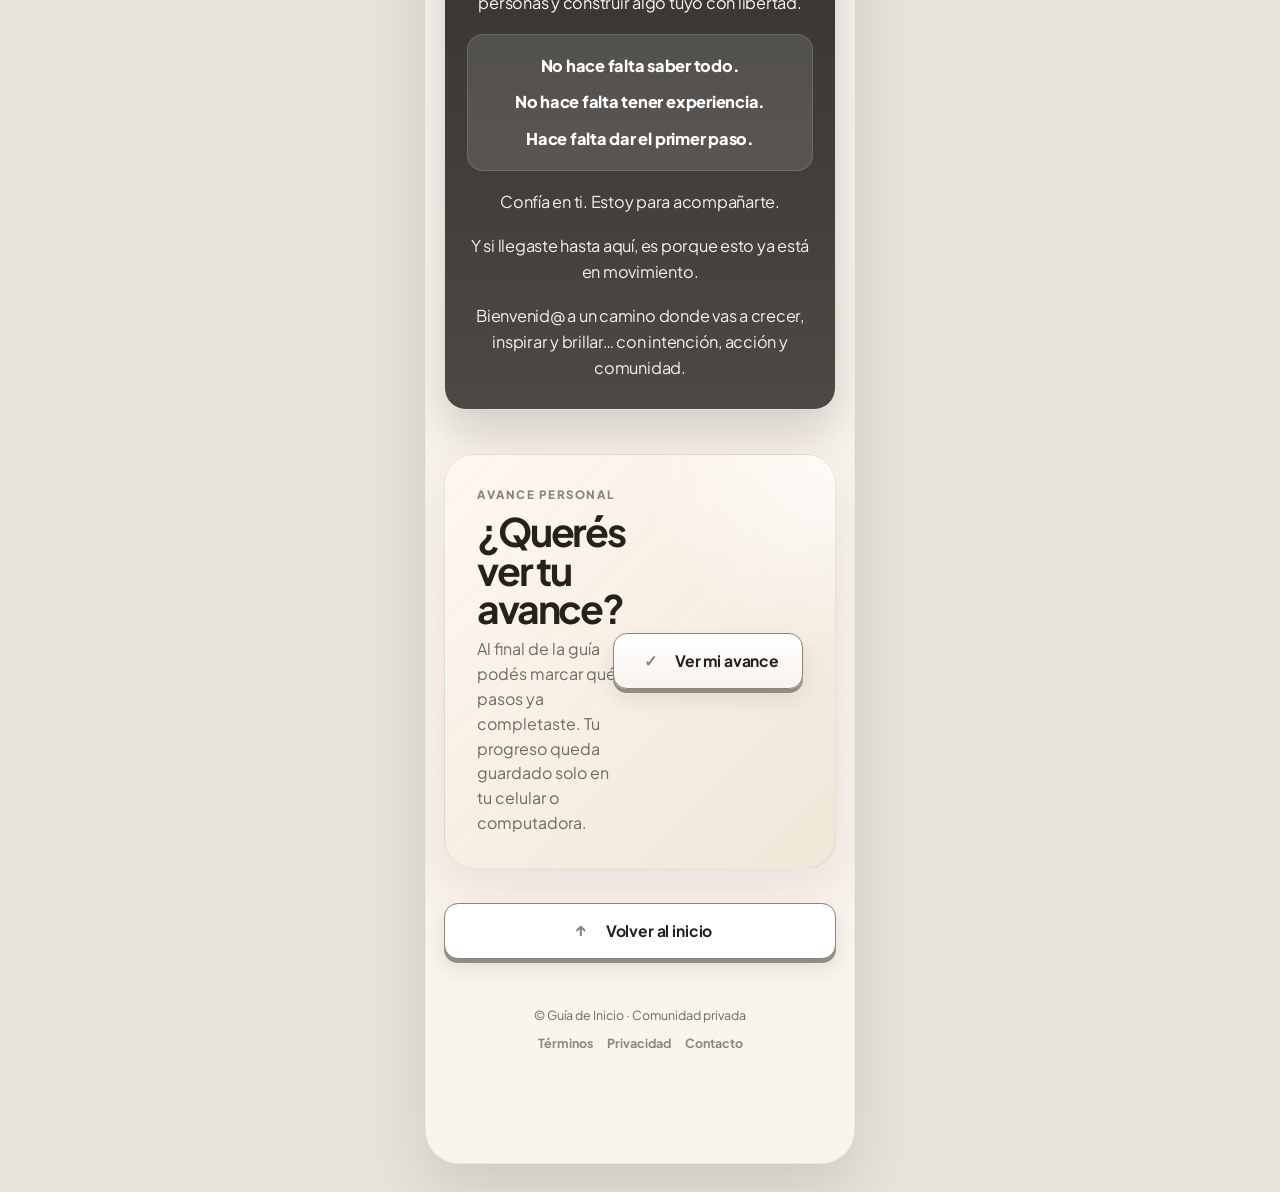
<file: guia-team-elite-github-pages-avance-simple-v8/index.html>
<!DOCTYPE html>
<html lang="es">
<head>
  <meta charset="UTF-8">
  <meta name="viewport" content="width=device-width, initial-scale=1.0">
  <meta name="description" content="Guía de inicio para activar tu negocio con claridad, foco y acompañamiento.">
  <title>Guía de Inicio</title>
  <link rel="preconnect" href="https://fonts.googleapis.com">
  <link rel="preconnect" href="https://fonts.gstatic.com" crossorigin>
  <link href="https://fonts.googleapis.com/css2?family=Plus+Jakarta+Sans:wght@400;500;600;700;800&display=swap" rel="stylesheet">
  <link rel="stylesheet" href="css/reset.css">
  <link rel="stylesheet" href="css/layout.css">
  <link rel="stylesheet" href="css/components.css">
  <link rel="stylesheet" href="css/animations.css">
</head>
<body>
  <div class="scroll-progress" aria-hidden="true"><span class="scroll-progress__bar" id="scroll-progress-bar"></span></div>
  <div class="page-shell" id="inicio">
    <main class="app-frame" aria-label="Guía de Inicio">
      <header class="hero reveal" aria-labelledby="hero-title">
        <div class="hero-slider" aria-label="Rangos Nu Skin destacados">
          <div class="hero-track" id="hero-track">
            <article class="hero-slide is-active" data-slide>
              <div class="hero-image-wrap hero-image-wrap--full">
                <img src="assets/rangos/team-elite-platinum.png" alt="Insignia Team Elite Platinum">
              </div>
            </article>

            <article class="hero-slide" data-slide>
              <div class="hero-image-wrap hero-image-wrap--full">
                <img src="assets/rangos/rubi.png" alt="Insignia Rubí">
              </div>
            </article>

            <article class="hero-slide" data-slide>
              <div class="hero-image-wrap hero-image-wrap--full">
                <img src="assets/rangos/esmeralda.png" alt="Insignia Esmeralda">
              </div>
            </article>

            <article class="hero-slide" data-slide>
              <div class="hero-image-wrap hero-image-wrap--full">
                <img src="assets/rangos/diamante.png" alt="Insignia Diamante">
              </div>
            </article>

            <article class="hero-slide" data-slide>
              <div class="hero-image-wrap hero-image-wrap--full">
                <img src="assets/rangos/diamante-azul.png" alt="Insignia Diamante Azul">
              </div>
            </article>
          </div>

          <div class="hero-overlay-actions">

            <a id="hero-title" href="#bienvenida" class="button button--primary button--compact hero-start-button hero-start-button--logo" aria-label="Nu Comunidad">
              <img src="assets/logo-nu-comunidad-transparent.png" alt="Nu Comunidad" class="hero-brand-image" />
            </a>
          </div>
        </div>
      </header>

      <section class="section section--welcome reveal" id="bienvenida" aria-label="Bienvenida">
        <article class="welcome-manifesto welcome-manifesto--centered">
          <p>Acabas de tomar una decisión que va a cambiar muchas cosas en tu vida.</p>
          <p>Esta guía fue creada para ayudarte a dar los primeros pasos con claridad, confianza y acompañamiento.</p>
          <p>Empecemos. 🚀</p>
        </article>
      </section>

      <section class="section reveal" id="plataforma" aria-labelledby="plataforma-title">
        <div class="section-heading section-heading--center">
          <p class="section-kicker">Formación y crecimiento</p>
          <h2 id="plataforma-title" class="stack-title">
            <span class="stack-title__top">SUSCRÍBETE A LA PLATAFORMA</span>
            <span class="stack-title__bottom">DE FORMACIÓN Y CRECIMIENTO</span>
          </h2>
          <p>Para acompañarte en este camino, creamos un espacio donde vas a encontrar todo en un solo lugar, de forma clara y organizada.</p>
        </div>

        <div class="feature-card">
          <h3>Dentro de esta plataforma vas a tener:</h3>
          <ul class="check-list">
            <li>Formación paso a paso.</li>
            <li>Estrategias de ventas simples y duplicables.</li>
            <li>Herramientas para accionar cada día.</li>
            <li>Mentalidad y liderazgo para crecer.</li>
          </ul>
        </div>

        <article class="card">
          <p>No es solo contenido, es un sistema pensado para ayudarte a avanzar con claridad y construir un negocio sólido. Usala como tu base diaria y sigue el proceso.</p>
        </article>

        <div class="skool-cta">
          <p class="strong-text">Inscríbete primero para poder acceder a todo el material.</p>
          <a href="https://www.skool.com/nu-comunidad-5204" class="button button--outline" data-label="Suscribirme a Skool" target="_blank" rel="noopener noreferrer">
            <span class="button-icon button-icon--skool" aria-hidden="true">sk</span>
            <span>Suscribirme a Skool</span>
          </a>
        </div>
      </section>

      <section class="section reveal" id="videos-iniciales" aria-labelledby="videos-title">
        <div class="section-heading">
          <p class="section-kicker">Videos iniciales</p>
          <h2 id="videos-title">Empieza con lo necesario</h2>
          <p>Te recomiendo ver estos videos para empezar el negocio con todo lo necesario para tu crecimiento.</p>
        </div>
        <div class="link-stack">
          <a href="https://www.skool.com/teamelites/classroom/f5a36a47?md=e29751959f714b518ef76b822729c161" class="button button--outline button--video" data-label="Tu socio corporativo" target="_blank" rel="noopener noreferrer">
            <span class="button-icon" aria-hidden="true">▶</span>
            <span>Tu socio corporativo</span>
          </a>
          <a href="https://www.skool.com/teamelites/classroom/f5a36a47?md=07a64a2905e74acc94b19118e77110f2" class="button button--outline button--video" data-label="Cómo funciona" target="_blank" rel="noopener noreferrer">
            <span class="button-icon" aria-hidden="true">▶</span>
            <span>Cómo funciona</span>
          </a>
        </div>
      </section>

      <section class="section step-section reveal" id="metas" aria-labelledby="metas-title">
        <div class="step-badge">Paso 1</div>
        <div class="section-heading">
          <h2 id="metas-title">METAS</h2>
        </div>
        <article class="card card--highlight">
          <p>Todo gran resultado comienza con una decisión.</p>
        </article>

        <div class="accordion" data-accordion-group="metas">
          <button class="accordion-trigger" type="button" aria-expanded="false" aria-controls="metas-content">
            <span>Leer introducción completa</span>
            <span class="accordion-icon" aria-hidden="true">+</span>
          </button>
          <div class="accordion-panel" id="metas-content">
            <div class="accordion-inner">
              <p>Antes de aprender a vender, compartir o construir un equipo, quiero que conectes con algo mucho más importante:</p>
              <p><strong>¿Qué vida quieres crear?</strong></p>
              <p>Este negocio puede ser una herramienta para acercarte a tus sueños, pero primero necesitas saber hacia dónde quieres ir.</p>
              <p>Escribe tus metas. Sueña en grande. Permitite creer que es posible para ti.</p>
              <p>Porque cuando tienes una razón poderosa para avanzar, las acciones diarias se vuelven mucho más fáciles.</p>
              <p>Tus metas serán tu brújula durante todo este camino.</p>
            </div>
          </div>
        </div>

        <div class="mini-block">
          <h3>Comienza viendo estos videos</h3>
          <div class="link-stack">
            <a href="https://www.skool.com/teamelites/classroom/9130e9a2?md=cb655017ef2c40b0b669fbf9b20e1b6d" class="button button--outline button--video" data-label="Tus metas, tu motor" target="_blank" rel="noopener noreferrer">
              <span class="button-icon button-icon--video" aria-hidden="true">▶</span>
              <span>Tus metas, tu motor</span>
            </a>
            <a href="https://www.skool.com/teamelites/classroom/9130e9a2?md=b4af0250aa614e5cafa6c9d476c21750" class="button button--outline button--video" data-label="Establecer metas" target="_blank" rel="noopener noreferrer">
              <span class="button-icon button-icon--video" aria-hidden="true">▶</span>
              <span>Establecer metas</span>
            </a>
            <a href="https://www.skool.com/teamelites/classroom/9130e9a2?md=25b9c0fa58c14f878b09a0818be43ca6" class="button button--outline button--video" data-label="Crear tu éxito" target="_blank" rel="noopener noreferrer">
              <span class="button-icon button-icon--video" aria-hidden="true">▶</span>
              <span>Crear tu éxito</span>
            </a>
          </div>
        </div>
      </section>

      <section class="section step-section reveal" id="ventas" aria-labelledby="ventas-title">
        <div class="step-badge">Paso 2</div>
        <div class="section-heading">
          <h2 id="ventas-title">VENTAS</h2>
        </div>
        <article class="card card--highlight">
          <p>Las ventas son una variable importantísima y fundamental en este negocio.</p>
        </article>

        <div class="accordion" data-accordion-group="ventas">
          <button class="accordion-trigger" type="button" aria-expanded="false" aria-controls="ventas-content">
            <span>Leer introducción completa</span>
            <span class="accordion-icon" aria-hidden="true">+</span>
          </button>
          <div class="accordion-panel" id="ventas-content">
            <div class="accordion-inner">
              <p>Cada consulta es una oportunidad para ayudar a alguien.</p>
              <p>No necesitás ser expert@.</p>
              <p>Solo escuchar, aprender y acompañar.</p>
              <p>Las herramientas que vas a encontrar aquí te van a ayudar a responder con seguridad, generar confianza y comenzar a obtener tus primeros resultados.</p>
            </div>
          </div>
        </div>

        <div class="mini-block">
          <h3>👇 Empieza por aquí:</h3>
          <div class="link-stack">
            <a href="https://www.skool.com/teamelites/classroom/92e166e7?md=34d59c28aa45443ab93b064241ae3533" class="button button--outline" data-label="Activa tu asistente virtual / BOT" target="_blank" rel="noopener noreferrer">
              <span class="button-icon" aria-hidden="true">⚙</span>
              <span>Activa tu asistente virtual / BOT</span>
            </a>
            <a href="https://www.skool.com/teamelites/classroom/92e166e7?md=517402404ced4c2b89c7d4bd342fecbf" class="button button--outline" data-label="Cómo contestar tus primeras consultas" target="_blank" rel="noopener noreferrer">
              <span class="button-icon" aria-hidden="true">✉</span>
              <span>Cómo contestar tus primeras consultas</span>
            </a>
            <a href="https://www.skool.com/teamelites/classroom/92e166e7?md=db3217c06d6f4cb892ea33c73e7abfa6" class="button button--outline" data-label="Asesoramiento, tips de ventas y objeciones" target="_blank" rel="noopener noreferrer">
              <span class="button-icon" aria-hidden="true">✦</span>
              <span>Asesoramiento, tips de ventas y objeciones</span>
            </a>
            <a href="https://www.skool.com/teamelites/classroom/92e166e7?md=59abfdd7c8824ece92f1e562150384fb" class="button button--outline" data-label="Sets de trabajo" target="_blank" rel="noopener noreferrer">
              <span class="button-icon" aria-hidden="true">▦</span>
              <span>Sets de trabajo</span>
            </a>
            <a href="https://www.skool.com/teamelites/classroom/92e166e7?md=57dba49ce91a47d7a442d09b9191ce0a" class="button button--outline" data-label="Organizar y automatizar" target="_blank" rel="noopener noreferrer">
              <span class="button-icon" aria-hidden="true">☰</span>
              <span>Organizar y automatizar</span>
            </a>
          </div>
        </div>
      </section>

      <section class="section step-section reveal" id="equipo" aria-labelledby="equipo-title">
        <div class="step-badge">Paso 3</div>
        <div class="section-heading">
          <h2 id="equipo-title">EQUIPO</h2>
        </div>
        <article class="card card--highlight">
          <p>TU NEGOCIO CRECE CUANDO AYUDAS A CRECER A OTRAS PERSONAS.</p>
        </article>

        <div class="accordion" data-accordion-group="equipo">
          <button class="accordion-trigger" type="button" aria-expanded="false" aria-controls="equipo-content">
            <span>Leer introducción completa</span>
            <span class="accordion-icon" aria-hidden="true">+</span>
          </button>
          <div class="accordion-panel" id="equipo-content">
            <div class="accordion-inner">
              <p>Construir un equipo no se trata de sumar personas porque sí.</p>
              <p>Se trata de acompañar, inspirar y ayudar a otros a alcanzar sus propias metas mientras avanzás hacia las tuyas.</p>
              <p>Las personas más exitosas de este negocio entendieron algo muy importante: los resultados más grandes se construyen en equipo.</p>
              <p>Por eso, aprender a invitar, presentar la oportunidad, acompañar nuevos socios y desarrollar líderes es una habilidad clave para tu crecimiento.</p>
              <p>En los siguientes links vas a encontrar nuestras capacitaciones y herramientas para que puedas empezar a construir tu equipo con confianza, claridad y un sistema simple de duplicar.</p>
              <p>No hace falta que seas experto. Solo necesitás aprender, aplicar y ayudar a otros a hacer lo mismo.</p>
            </div>
          </div>
        </div>

        <div class="mini-block">
          <h3>👇 Comienza por estas capacitaciones:</h3>
          <div class="link-stack">
            <a href="https://www.skool.com/teamelites/classroom/eb548f79?md=4621b63c3c70406bbb1ff71b2f4951d6" class="button button--outline" data-label="Lista de contactos" target="_blank" rel="noopener noreferrer">
              <span class="button-icon" aria-hidden="true">☷</span>
              <span>Lista de contactos</span>
            </a>
            <a href="https://www.skool.com/teamelites/classroom/eb548f79?md=e98f7524d30848f694c3011edf8a62e9" class="button button--outline" data-label="Cómo invitar" target="_blank" rel="noopener noreferrer">
              <span class="button-icon" aria-hidden="true">✉</span>
              <span>Cómo invitar</span>
            </a>
            <a href="https://www.skool.com/teamelites/classroom/b6a88355?md=f22b7215daf14306b3d4883d14c82eee" class="button button--outline" data-label="Plan de ganancias" target="_blank" rel="noopener noreferrer">
              <span class="button-icon" aria-hidden="true">◎</span>
              <span>Plan de ganancias</span>
            </a>
          </div>
        </div>
      </section>

      <section class="section step-section reveal" id="patrocinio" aria-labelledby="patrocinio-title">
        <div class="step-badge">Paso 4</div>
        <div class="section-heading">
          <h2 id="patrocinio-title">PATROCINIO</h2>
        </div>
        <article class="card card--highlight">
          <p>Patrocinar significa acompañar, enseñar y ayudar a que cada nuevo socio tenga un buen comienzo.</p>
        </article>

        <div class="accordion" data-accordion-group="patrocinio">
          <button class="accordion-trigger" type="button" aria-expanded="false" aria-controls="patrocinio-content">
            <span>Leer introducción completa</span>
            <span class="accordion-icon" aria-hidden="true">+</span>
          </button>
          <div class="accordion-panel" id="patrocinio-content">
            <div class="accordion-inner">
              <p>Los resultados más sólidos se construyen cuando las personas que se suman se sienten guiadas, apoyadas y conectadas con un sistema simple para avanzar.</p>
              <p>Tu objetivo no es hacer el trabajo por ellos, sino mostrarles el camino, compartir las herramientas y ayudarlos a desarrollar confianza en sus primeros pasos.</p>
              <p>Recuerda:</p>
              <ul class="check-list check-list--inside">
                <li>Las personas no duplican lo que escuchan, duplican lo que ven.</li>
                <li>El ejemplo es la herramienta más poderosa de liderazgo.</li>
                <li>Un buen inicio puede marcar la diferencia en todo el recorrido de una persona.</li>
              </ul>
              <p>En los siguientes links vas a aprender cómo acompañar correctamente a tus nuevos socios y ayudarlos a construir resultados desde el principio.</p>
            </div>
          </div>
        </div>

        <div class="mini-block">
          <h3>Materiales de patrocinio</h3>
          <div class="link-stack">
            <a href="https://www.skool.com/teamelites/classroom/eb548f79?md=5f1f5a9a026447cf95463684c06b4f18" class="button button--outline button--video" data-label="Cómo iniciar" target="_blank" rel="noopener noreferrer">
              <span class="button-icon button-icon--video" aria-hidden="true">▶</span>
              <span>Cómo iniciar</span>
            </a>
            <a href="https://www.skool.com/teamelites/classroom/eb548f79?md=c4112020fead44f0a78669080748ef18" class="button button--outline" data-label="Puntos importantes" target="_blank" rel="noopener noreferrer">
              <span class="button-icon" aria-hidden="true">✦</span>
              <span>Puntos importantes</span>
            </a>
          </div>
        </div>
      </section>

      <section class="section reveal" id="llamadas" aria-labelledby="llamadas-title">
        <div class="section-heading">
          <p class="section-kicker">Comunidad en vivo</p>
          <h2 id="llamadas-title">Llamadas de comunidad</h2>
        </div>

        <div class="schedule-card">
          <h3>Lunes · Llamada de ventas</h3>
          <ul>
            <li><span>Argentina</span><strong>10 AM</strong></li>
            <li><span>Chile</span><strong>9 AM</strong></li>
            <li><span>Cancún, Perú y Colombia</span><strong>8 AM</strong></li>
            <li><span>CDMX</span><strong>7 AM</strong></li>
            <li><span>España</span><strong>15 PM</strong></li>
          </ul>
        </div>

        <div class="schedule-card">
          <h3>Viernes · Llamada de liderazgo</h3>
          <ul>
            <li><span>Argentina</span><strong>10 AM</strong></li>
            <li><span>Chile</span><strong>9 AM</strong></li>
            <li><span>Cancún, Perú y Colombia</span><strong>8 AM</strong></li>
            <li><span>CDMX</span><strong>7 AM</strong></li>
            <li><span>España</span><strong>15 PM</strong></li>
          </ul>
        </div>

        <div class="accordion" data-accordion-group="llamadas">
          <button class="accordion-trigger" type="button" aria-expanded="false" aria-controls="llamadas-content">
            <span>¿Por qué es importante conectarte?</span>
            <span class="accordion-icon" aria-hidden="true">+</span>
          </button>
          <div class="accordion-panel" id="llamadas-content">
            <div class="accordion-inner">
              <p>¡La vibra en vivo es única!</p>
              <p>Te súper recomiendo que estés presente porque la sinergia y la energía que se genera no se compara con nada. Si no puedes estar en vivo, no pasa nada: queda grabada. Pídemela para que la puedas ver después y tomar nota.</p>
              <p>¡Siempre suma!</p>
              <p>Estas llamadas son oro puro para seguir creciendo, aprendiendo y manteniéndonos conectad@s.</p>
              <p>Es un espacio increíble donde nos reunimos tod@s para hablar de ventas, estrategias, hábitos, mindset, consultas reales y situaciones que surgen con los clientes.</p>
            </div>
          </div>
        </div>

        <article class="card zoom-card">
          <p>Te dejo el link de Zoom para conectarte al vivo.</p>
          <a href="https://mc.ht/s/4Y7y4lP" class="button button--outline" data-label="Link de Zoom" target="_blank" rel="noopener noreferrer">
            <span class="button-icon" aria-hidden="true">↗</span>
            <span>Link de Zoom</span>
          </a>
          <div class="zoom-data">
            <p><span>ID de reunión</span> 811 8079 1343</p>
            <p><span>Código de acceso</span> COMUNIDAD</p>
          </div>
        </article>
      </section>

      <section class="section reveal" id="whatsapp" aria-labelledby="whatsapp-title">
        <div class="section-heading">
          <h2 id="whatsapp-title">Comunidad privada de WhatsApp</h2>
        </div>

        <div class="community-gallery reveal" aria-label="Momentos de la comunidad">
          <p class="community-gallery__kicker">Momentos de la comunidad</p>
          <div class="community-marquee">
            <div class="community-marquee__track">
              <figure class="community-photo-card"><img src="assets/community/community-01.jpg" alt="Grupo de mujeres celebrando juntas al aire libre"></figure>
              <figure class="community-photo-card"><img src="assets/community/community-02.jpg" alt="Encuentro de formación y comunidad en interior"></figure>
              <figure class="community-photo-card"><img src="assets/community/community-03.jpg" alt="Integrantes de la comunidad frente a la Torre Eiffel"></figure>
              <figure class="community-photo-card"><img src="assets/community/community-04.jpg" alt="Comunidad compartiendo un picnic junto al río"></figure>
              <figure class="community-photo-card"><img src="assets/community/community-05.jpg" alt="Grupo reunido en un evento de Nu Skin"></figure>
              <figure class="community-photo-card" aria-hidden="true"><img src="assets/community/community-01.jpg" alt=""></figure>
              <figure class="community-photo-card" aria-hidden="true"><img src="assets/community/community-02.jpg" alt=""></figure>
              <figure class="community-photo-card" aria-hidden="true"><img src="assets/community/community-03.jpg" alt=""></figure>
              <figure class="community-photo-card" aria-hidden="true"><img src="assets/community/community-04.jpg" alt=""></figure>
              <figure class="community-photo-card" aria-hidden="true"><img src="assets/community/community-05.jpg" alt=""></figure>
            </div>
          </div>
        </div>

        <article class="card card--soft">
          <p>En el transcurso de esta primera semana o en cuanto comiences a tener tus primeras ventas/socios, estarás list@ para unirte a la comunidad privada de WhatsApp.</p>
        </article>

        <div class="accordion" data-accordion-group="whatsapp">
          <button class="accordion-trigger" type="button" aria-expanded="false" aria-controls="whatsapp-content">
            <span>Leer sobre la comunidad</span>
            <span class="accordion-icon" aria-hidden="true">+</span>
          </button>
          <div class="accordion-panel" id="whatsapp-content">
            <div class="accordion-inner">
              <p>Si sigues este paso a paso con intención y acción, ¡vas a empezar a tener tus primeras ventas, socios y comisiones!</p>
              <p>Es un espacio poderoso, creado para personas comprometidas como tú.</p>
              <p>Conectás con personas de distintos países, edades y profesiones, que ya están en movimiento y construyendo su negocio como tú. Ahí vas a poder compartir inquietudes, hacer preguntas, celebrar tus avances y sentirte sostenid@ y acompañad@ por una tribu real.</p>
              <p>¡Porque en este camino no estás sol@! Lo hacemos junt@s y entre tod@s.</p>
              <p>Si deseas formar parte y sientes que este espacio es para ti, pídeme el acceso. Es el lugar perfecto para seguir creciendo y expandiéndote.</p>
            </div>
          </div>
        </div>
      </section>

      <section class="section section--closing reveal" id="cierre" aria-labelledby="cierre-title">
        <article class="final-card final-card--closing">
          <p class="section-kicker">Cierre</p>
          <h2 id="cierre-title" class="sr-only">Cierre</h2>
          <p class="closing-lead">Ya tienes en tus manos todo lo necesario para empezar a generar ingresos, ayudar a otras personas y construir algo tuyo con libertad.</p>
          <div class="truth-lines">
            <p>No hace falta saber todo.</p>
            <p>No hace falta tener experiencia.</p>
            <p>Hace falta dar el primer paso.</p>
          </div>
          <p>Confía en ti. Estoy para acompañarte.</p>
          <p>Y si llegaste hasta aquí, es porque esto ya está en movimiento.</p>
          <p>Bienvenid@ a un camino donde vas a crecer, inspirar y brillar… con intención, acción y comunidad.</p>
        </article>
        <article class="avance-cta-card avance-cta-card--final">
          <div class="avance-cta-card__content">
            <p class="section-kicker">Avance personal</p>
            <h2 id="mi-avance-title">¿Querés ver tu avance?</h2>
            <p>Al final de la guía podés marcar qué pasos ya completaste. Tu progreso queda guardado solo en tu celular o computadora.</p>
          </div>
          <a href="avance.html" class="button button--primary avance-cta-card__button" data-label="Ver mi avance">
            <span class="button-icon" aria-hidden="true">✓</span>
            <span>Ver mi avance</span>
          </a>
        </article>
        <a href="#inicio" class="button button--outline button--compact closing-back-button">
          <span class="button-icon" aria-hidden="true">↑</span>
          <span>Volver al inicio</span>
        </a>
      </section>

      <footer class="site-footer">
        <p>© Guía de Inicio · Comunidad privada</p>
        <nav aria-label="Links legales">
          <a href="#" class="placeholder-link" data-label="Términos">Términos</a>
          <a href="#" class="placeholder-link" data-label="Privacidad">Privacidad</a>
          <a href="#" class="placeholder-link" data-label="Contacto">Contacto</a>
        </nav>
      </footer>
    </main>
  </div>


  <nav class="quick-nav" aria-label="Navegación rápida">
    <a href="#inicio" class="quick-nav__link is-active" data-quick-nav="inicio">
      <span class="quick-nav__icon" aria-hidden="true"></span>
      <span>Inicio</span>
    </a>
    <a href="#plataforma" class="quick-nav__link" data-quick-nav="plataforma">
      <span class="quick-nav__icon" aria-hidden="true"></span>
      <span>Plataforma</span>
    </a>
    <a href="#metas" class="quick-nav__link" data-quick-nav="pasos">
      <span class="quick-nav__icon" aria-hidden="true"></span>
      <span>Pasos</span>
    </a>
    <a href="#whatsapp" class="quick-nav__link" data-quick-nav="comunidad">
      <span class="quick-nav__icon" aria-hidden="true"></span>
      <span>Comunidad</span>
    </a>
  </nav>

  <div class="toast" id="toast" role="status" aria-live="polite" aria-hidden="true">
    Este botón está listo para que agregues tu link.
  </div>

  <script src="js/interactions.js" defer></script>
  <script src="js/forms.js" defer></script>
</body>
</html>
</file>
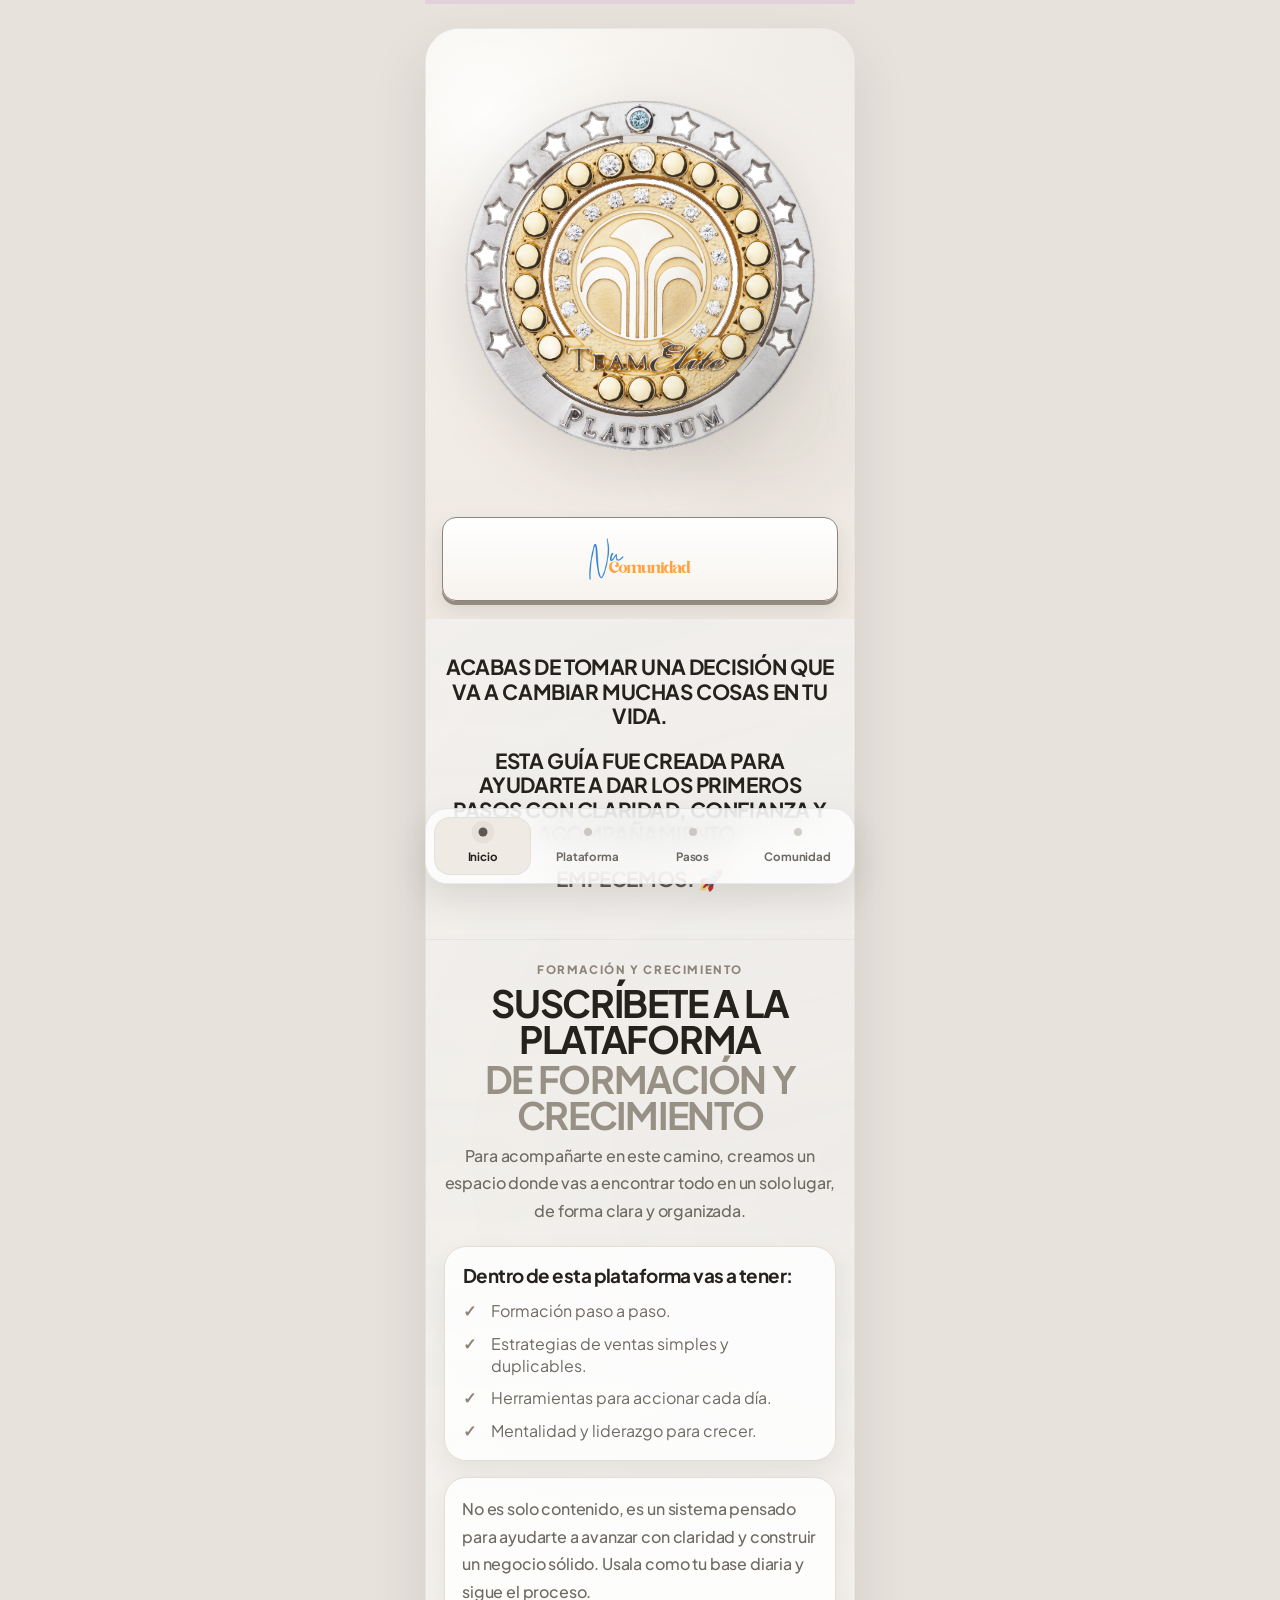
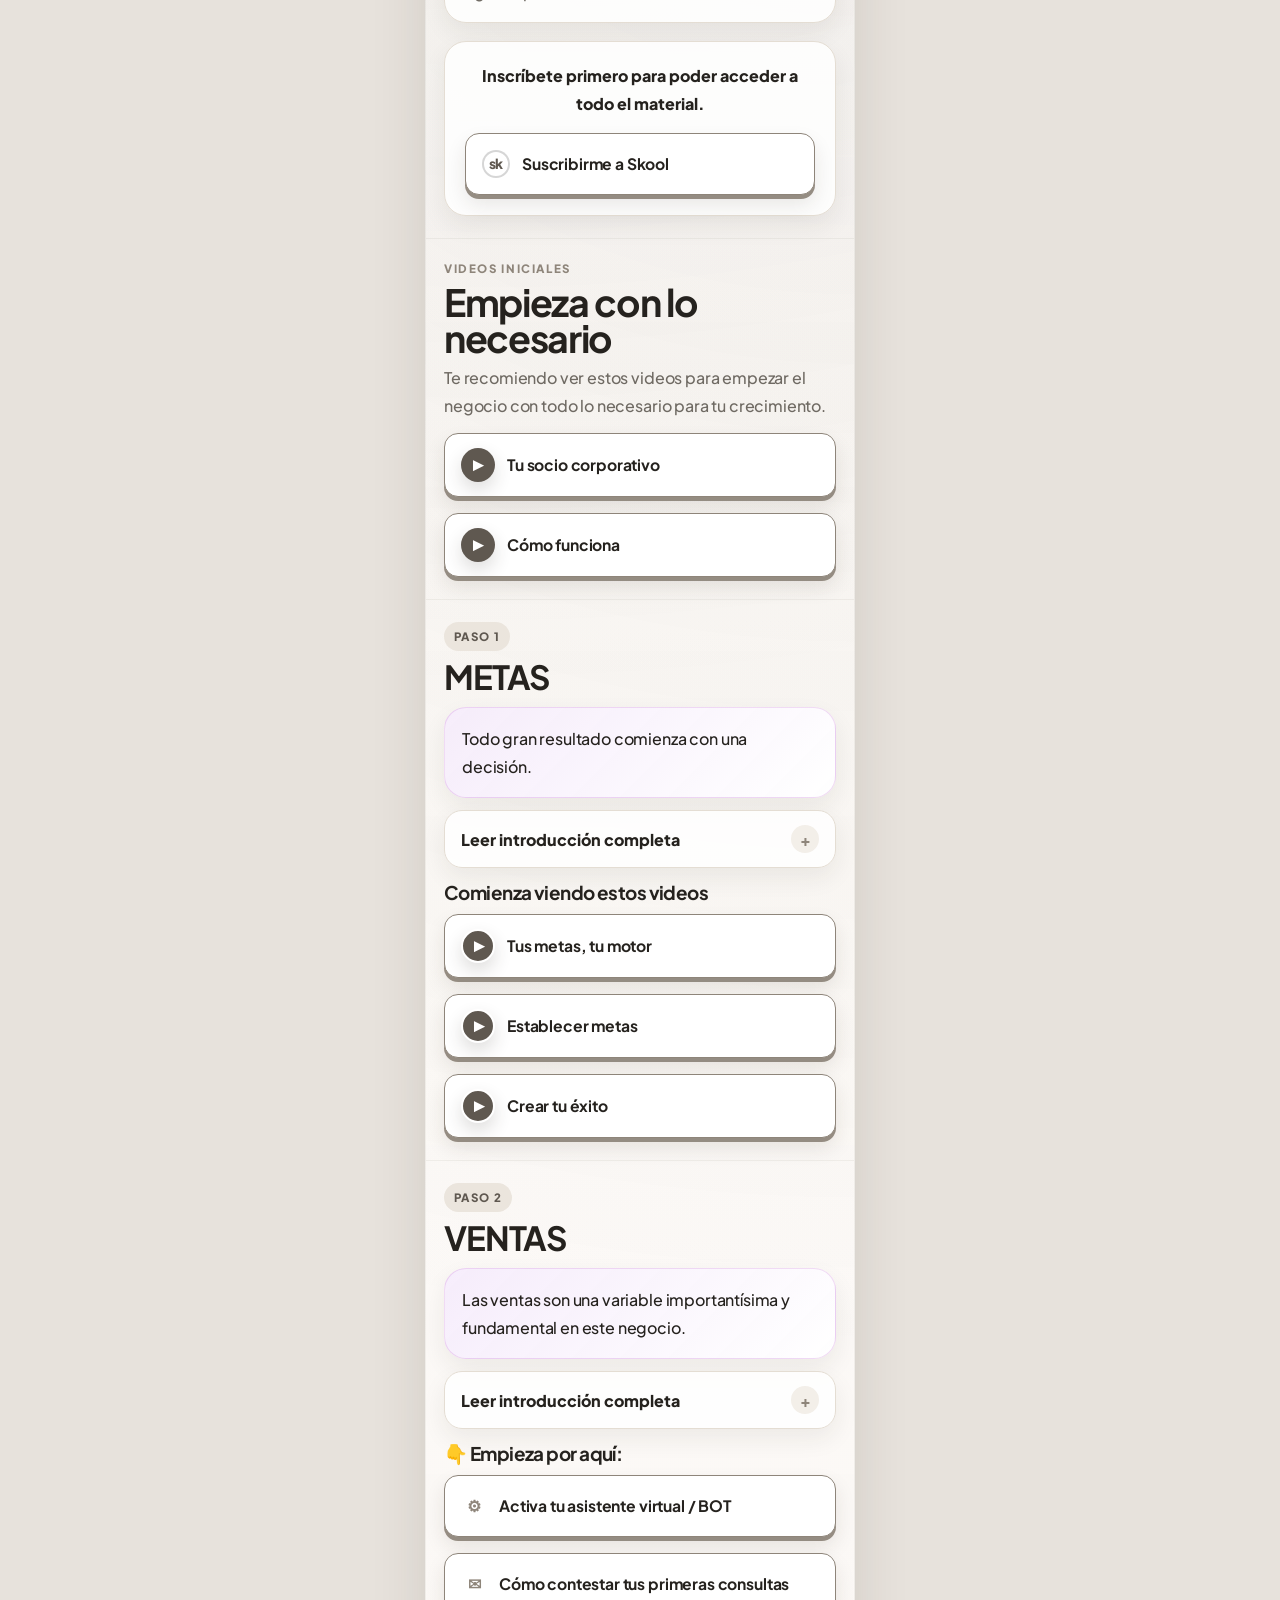
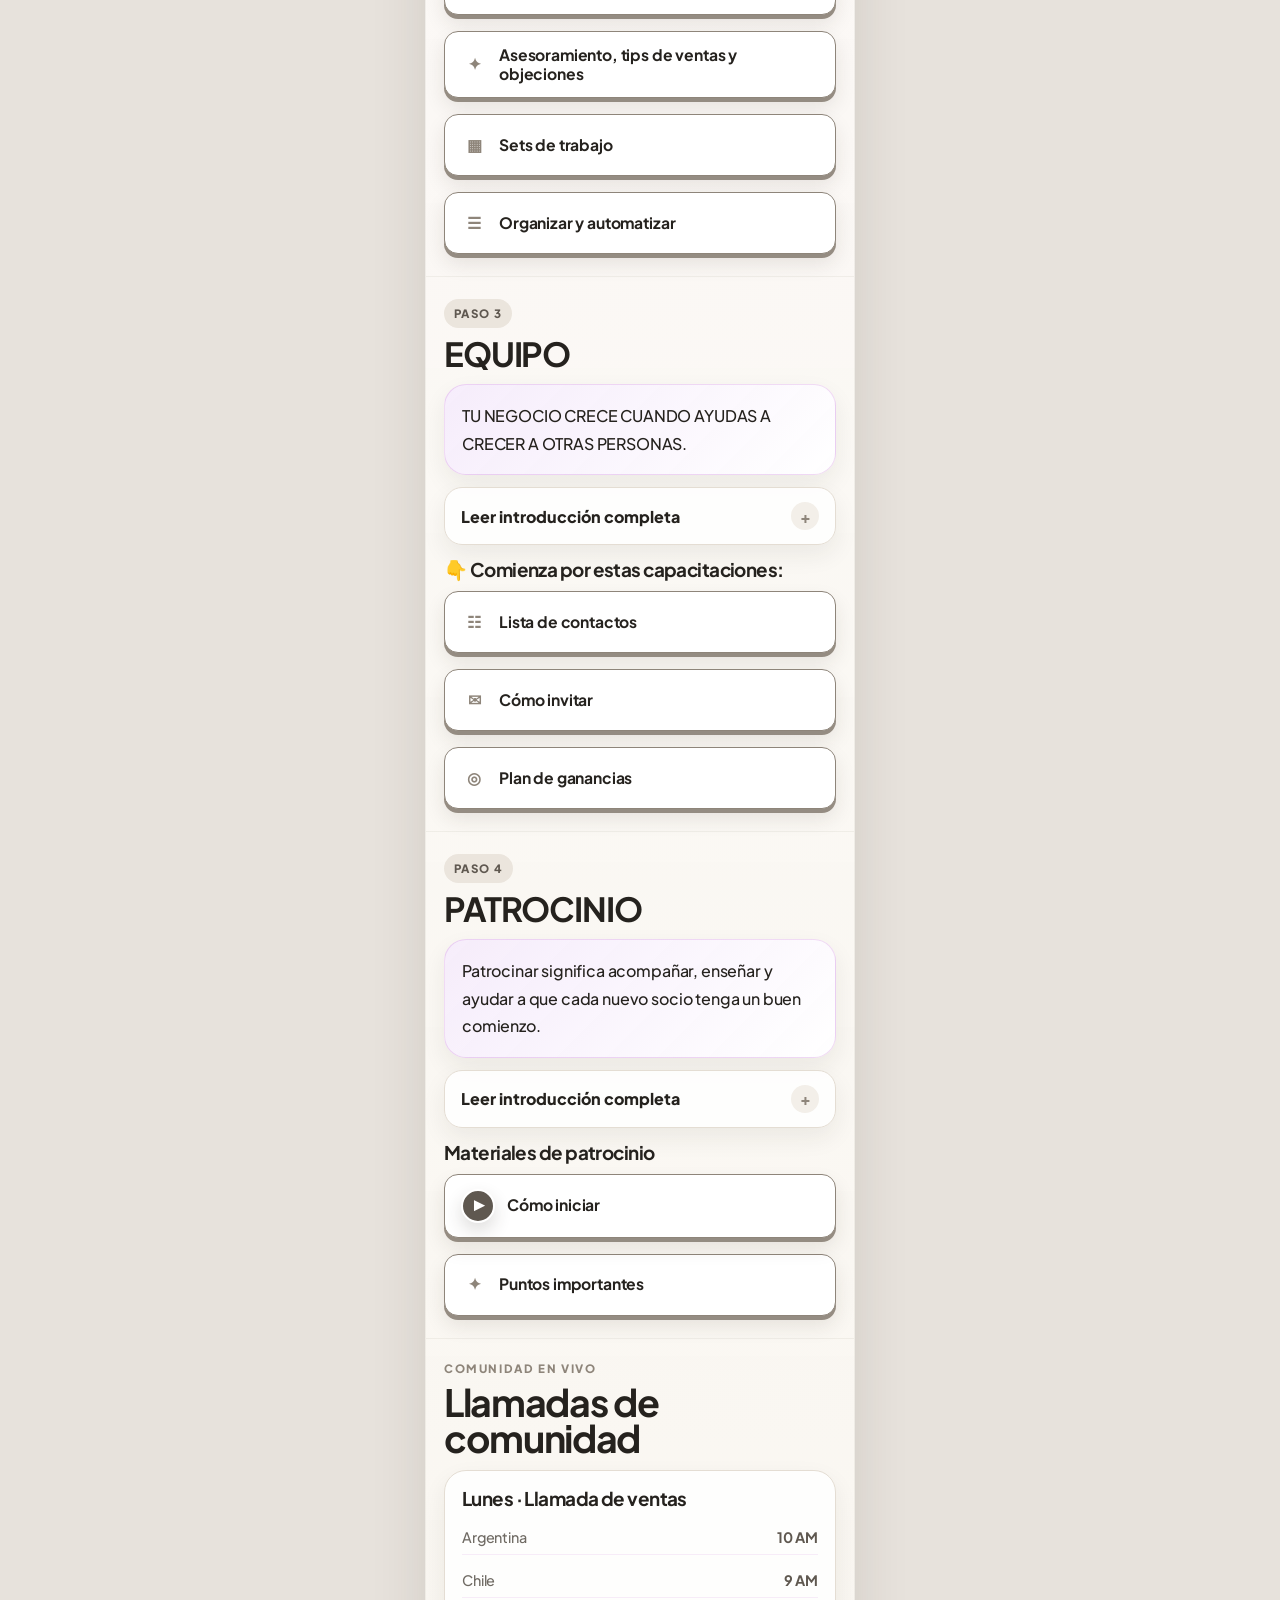
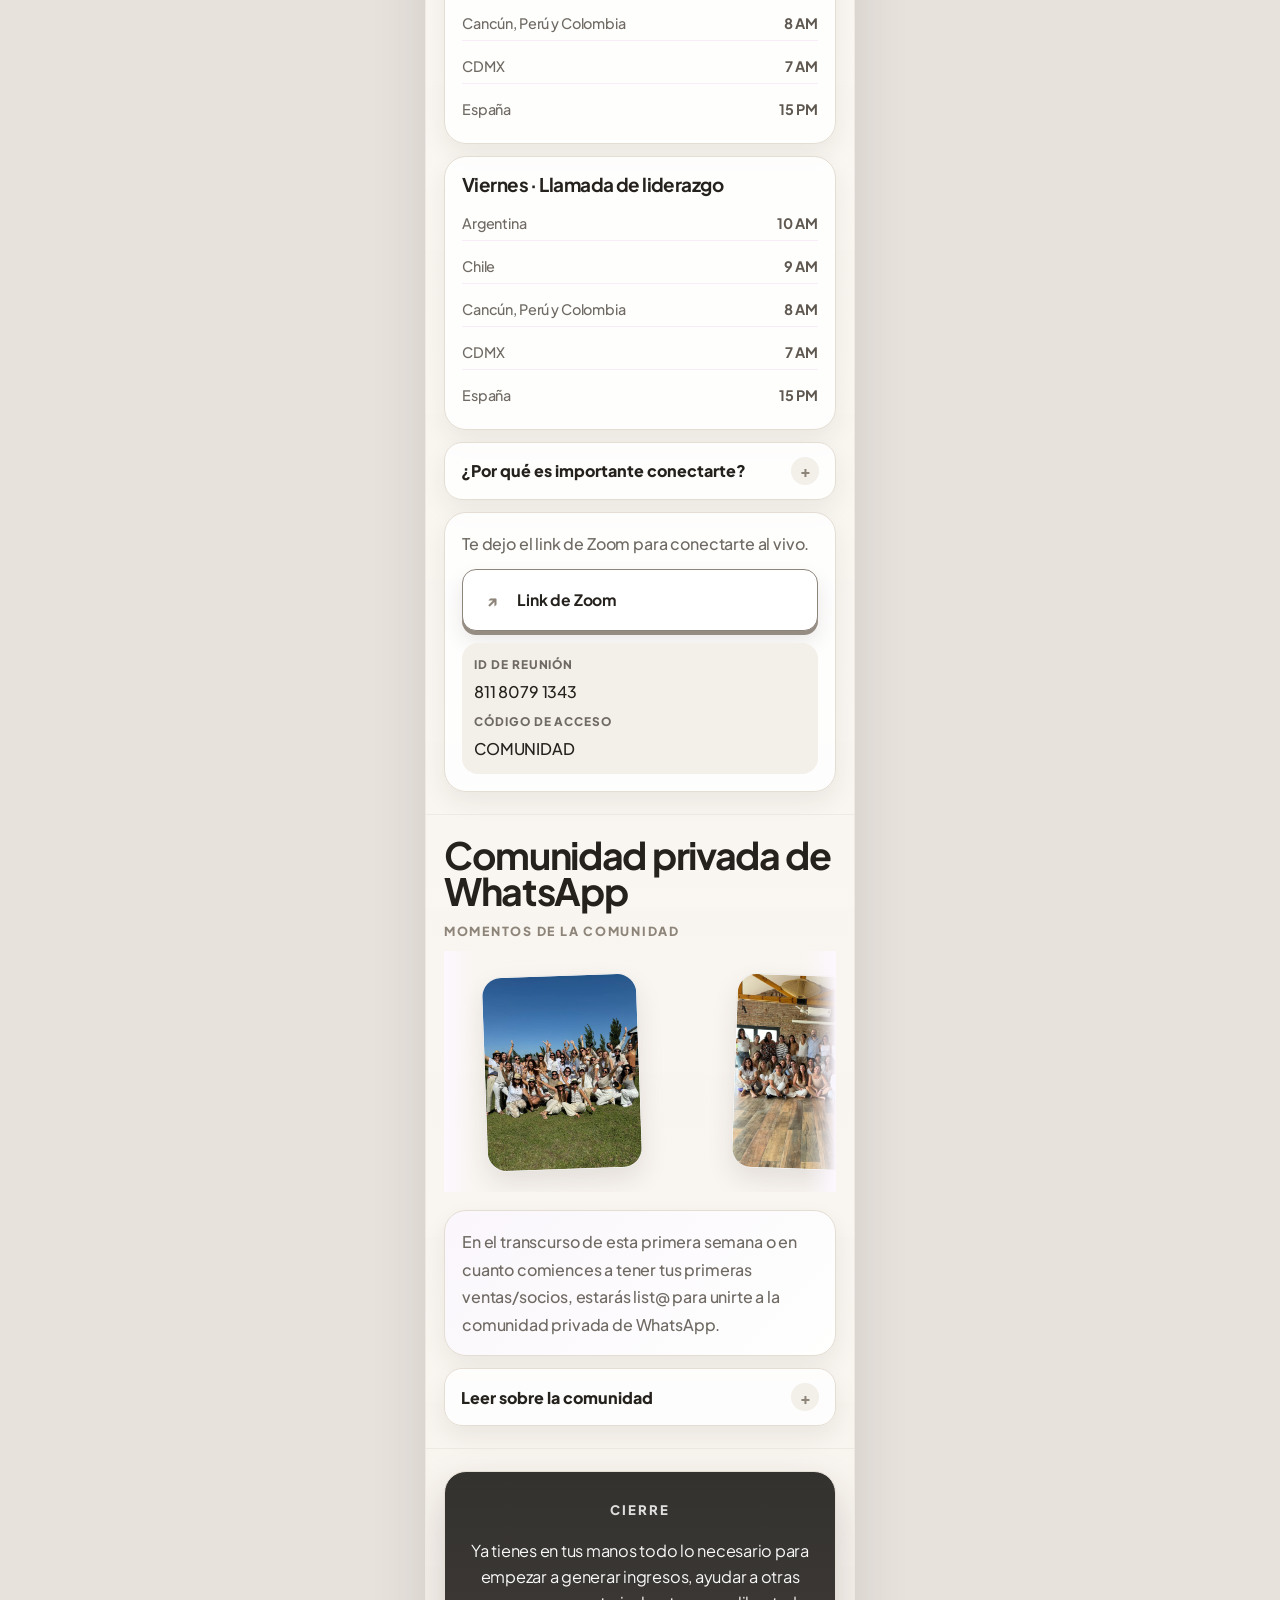
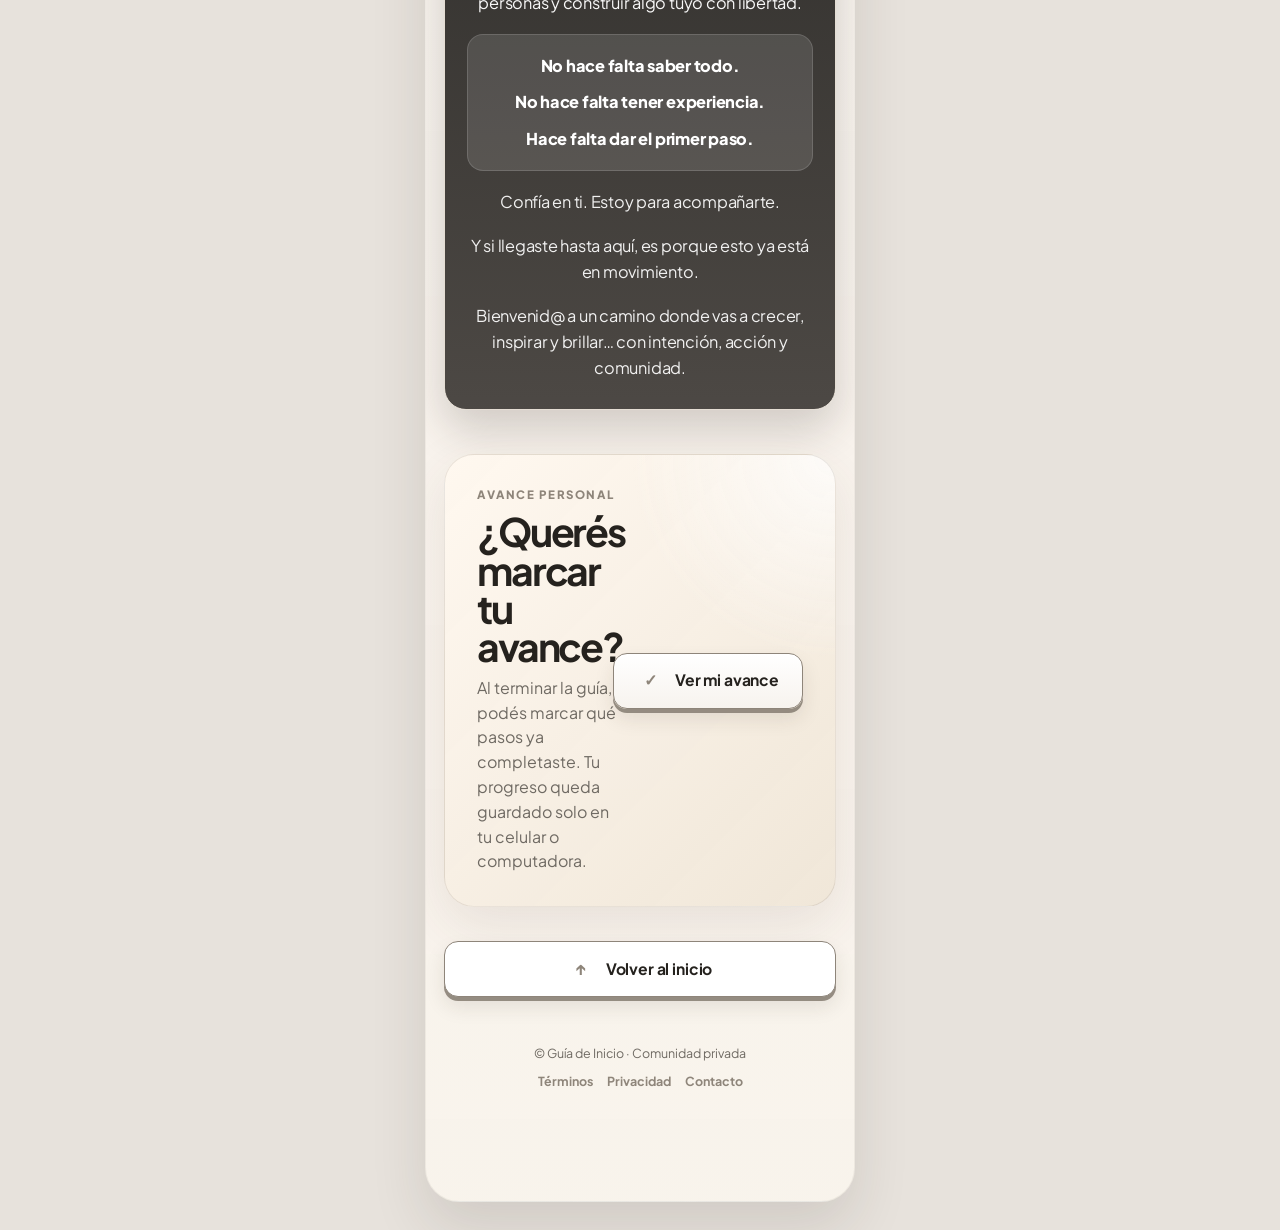
<file: guia-team-elite-github-pages-avance-simple-v9/index.html>
<!DOCTYPE html>
<html lang="es">
<head>
  <meta charset="UTF-8">
  <meta name="viewport" content="width=device-width, initial-scale=1.0">
  <meta name="description" content="Guía de inicio para activar tu negocio con claridad, foco y acompañamiento.">
  <title>Guía de Inicio · Avance simple v9</title>
  <!-- VERSION v9: avance simple, botón solo al final, sin Google Sheets y sin WhatsApp -->
  <link rel="preconnect" href="https://fonts.googleapis.com">
  <link rel="preconnect" href="https://fonts.gstatic.com" crossorigin>
  <link href="https://fonts.googleapis.com/css2?family=Plus+Jakarta+Sans:wght@400;500;600;700;800&display=swap" rel="stylesheet">
  <link rel="stylesheet" href="css/reset.css?v=9">
  <link rel="stylesheet" href="css/layout.css?v=9">
  <link rel="stylesheet" href="css/components.css?v=9">
  <link rel="stylesheet" href="css/animations.css?v=9">
</head>
<body>
  <div class="scroll-progress" aria-hidden="true"><span class="scroll-progress__bar" id="scroll-progress-bar"></span></div>
  <div class="page-shell" id="inicio">
    <main class="app-frame" aria-label="Guía de Inicio">
      <header class="hero reveal" aria-labelledby="hero-title">
        <div class="hero-slider" aria-label="Rangos Nu Skin destacados">
          <div class="hero-track" id="hero-track">
            <article class="hero-slide is-active" data-slide>
              <div class="hero-image-wrap hero-image-wrap--full">
                <img src="assets/rangos/team-elite-platinum.png" alt="Insignia Team Elite Platinum">
              </div>
            </article>

            <article class="hero-slide" data-slide>
              <div class="hero-image-wrap hero-image-wrap--full">
                <img src="assets/rangos/rubi.png" alt="Insignia Rubí">
              </div>
            </article>

            <article class="hero-slide" data-slide>
              <div class="hero-image-wrap hero-image-wrap--full">
                <img src="assets/rangos/esmeralda.png" alt="Insignia Esmeralda">
              </div>
            </article>

            <article class="hero-slide" data-slide>
              <div class="hero-image-wrap hero-image-wrap--full">
                <img src="assets/rangos/diamante.png" alt="Insignia Diamante">
              </div>
            </article>

            <article class="hero-slide" data-slide>
              <div class="hero-image-wrap hero-image-wrap--full">
                <img src="assets/rangos/diamante-azul.png" alt="Insignia Diamante Azul">
              </div>
            </article>
          </div>

          <div class="hero-overlay-actions">

            <a id="hero-title" href="#bienvenida" class="button button--primary button--compact hero-start-button hero-start-button--logo" aria-label="Nu Comunidad">
              <img src="assets/logo-nu-comunidad-transparent.png" alt="Nu Comunidad" class="hero-brand-image" />
            </a>
          </div>
        </div>
      </header>

      <section class="section section--welcome reveal" id="bienvenida" aria-label="Bienvenida">
        <article class="welcome-manifesto welcome-manifesto--centered">
          <p>Acabas de tomar una decisión que va a cambiar muchas cosas en tu vida.</p>
          <p>Esta guía fue creada para ayudarte a dar los primeros pasos con claridad, confianza y acompañamiento.</p>
          <p>Empecemos. 🚀</p>
        </article>
      </section>

      <section class="section reveal" id="plataforma" aria-labelledby="plataforma-title">
        <div class="section-heading section-heading--center">
          <p class="section-kicker">Formación y crecimiento</p>
          <h2 id="plataforma-title" class="stack-title">
            <span class="stack-title__top">SUSCRÍBETE A LA PLATAFORMA</span>
            <span class="stack-title__bottom">DE FORMACIÓN Y CRECIMIENTO</span>
          </h2>
          <p>Para acompañarte en este camino, creamos un espacio donde vas a encontrar todo en un solo lugar, de forma clara y organizada.</p>
        </div>

        <div class="feature-card">
          <h3>Dentro de esta plataforma vas a tener:</h3>
          <ul class="check-list">
            <li>Formación paso a paso.</li>
            <li>Estrategias de ventas simples y duplicables.</li>
            <li>Herramientas para accionar cada día.</li>
            <li>Mentalidad y liderazgo para crecer.</li>
          </ul>
        </div>

        <article class="card">
          <p>No es solo contenido, es un sistema pensado para ayudarte a avanzar con claridad y construir un negocio sólido. Usala como tu base diaria y sigue el proceso.</p>
        </article>

        <div class="skool-cta">
          <p class="strong-text">Inscríbete primero para poder acceder a todo el material.</p>
          <a href="https://www.skool.com/nu-comunidad-5204" class="button button--outline" data-label="Suscribirme a Skool" target="_blank" rel="noopener noreferrer">
            <span class="button-icon button-icon--skool" aria-hidden="true">sk</span>
            <span>Suscribirme a Skool</span>
          </a>
        </div>
      </section>

      <section class="section reveal" id="videos-iniciales" aria-labelledby="videos-title">
        <div class="section-heading">
          <p class="section-kicker">Videos iniciales</p>
          <h2 id="videos-title">Empieza con lo necesario</h2>
          <p>Te recomiendo ver estos videos para empezar el negocio con todo lo necesario para tu crecimiento.</p>
        </div>
        <div class="link-stack">
          <a href="https://www.skool.com/teamelites/classroom/f5a36a47?md=e29751959f714b518ef76b822729c161" class="button button--outline button--video" data-label="Tu socio corporativo" target="_blank" rel="noopener noreferrer">
            <span class="button-icon" aria-hidden="true">▶</span>
            <span>Tu socio corporativo</span>
          </a>
          <a href="https://www.skool.com/teamelites/classroom/f5a36a47?md=07a64a2905e74acc94b19118e77110f2" class="button button--outline button--video" data-label="Cómo funciona" target="_blank" rel="noopener noreferrer">
            <span class="button-icon" aria-hidden="true">▶</span>
            <span>Cómo funciona</span>
          </a>
        </div>
      </section>

      <section class="section step-section reveal" id="metas" aria-labelledby="metas-title">
        <div class="step-badge">Paso 1</div>
        <div class="section-heading">
          <h2 id="metas-title">METAS</h2>
        </div>
        <article class="card card--highlight">
          <p>Todo gran resultado comienza con una decisión.</p>
        </article>

        <div class="accordion" data-accordion-group="metas">
          <button class="accordion-trigger" type="button" aria-expanded="false" aria-controls="metas-content">
            <span>Leer introducción completa</span>
            <span class="accordion-icon" aria-hidden="true">+</span>
          </button>
          <div class="accordion-panel" id="metas-content">
            <div class="accordion-inner">
              <p>Antes de aprender a vender, compartir o construir un equipo, quiero que conectes con algo mucho más importante:</p>
              <p><strong>¿Qué vida quieres crear?</strong></p>
              <p>Este negocio puede ser una herramienta para acercarte a tus sueños, pero primero necesitas saber hacia dónde quieres ir.</p>
              <p>Escribe tus metas. Sueña en grande. Permitite creer que es posible para ti.</p>
              <p>Porque cuando tienes una razón poderosa para avanzar, las acciones diarias se vuelven mucho más fáciles.</p>
              <p>Tus metas serán tu brújula durante todo este camino.</p>
            </div>
          </div>
        </div>

        <div class="mini-block">
          <h3>Comienza viendo estos videos</h3>
          <div class="link-stack">
            <a href="https://www.skool.com/teamelites/classroom/9130e9a2?md=cb655017ef2c40b0b669fbf9b20e1b6d" class="button button--outline button--video" data-label="Tus metas, tu motor" target="_blank" rel="noopener noreferrer">
              <span class="button-icon button-icon--video" aria-hidden="true">▶</span>
              <span>Tus metas, tu motor</span>
            </a>
            <a href="https://www.skool.com/teamelites/classroom/9130e9a2?md=b4af0250aa614e5cafa6c9d476c21750" class="button button--outline button--video" data-label="Establecer metas" target="_blank" rel="noopener noreferrer">
              <span class="button-icon button-icon--video" aria-hidden="true">▶</span>
              <span>Establecer metas</span>
            </a>
            <a href="https://www.skool.com/teamelites/classroom/9130e9a2?md=25b9c0fa58c14f878b09a0818be43ca6" class="button button--outline button--video" data-label="Crear tu éxito" target="_blank" rel="noopener noreferrer">
              <span class="button-icon button-icon--video" aria-hidden="true">▶</span>
              <span>Crear tu éxito</span>
            </a>
          </div>
        </div>
      </section>

      <section class="section step-section reveal" id="ventas" aria-labelledby="ventas-title">
        <div class="step-badge">Paso 2</div>
        <div class="section-heading">
          <h2 id="ventas-title">VENTAS</h2>
        </div>
        <article class="card card--highlight">
          <p>Las ventas son una variable importantísima y fundamental en este negocio.</p>
        </article>

        <div class="accordion" data-accordion-group="ventas">
          <button class="accordion-trigger" type="button" aria-expanded="false" aria-controls="ventas-content">
            <span>Leer introducción completa</span>
            <span class="accordion-icon" aria-hidden="true">+</span>
          </button>
          <div class="accordion-panel" id="ventas-content">
            <div class="accordion-inner">
              <p>Cada consulta es una oportunidad para ayudar a alguien.</p>
              <p>No necesitás ser expert@.</p>
              <p>Solo escuchar, aprender y acompañar.</p>
              <p>Las herramientas que vas a encontrar aquí te van a ayudar a responder con seguridad, generar confianza y comenzar a obtener tus primeros resultados.</p>
            </div>
          </div>
        </div>

        <div class="mini-block">
          <h3>👇 Empieza por aquí:</h3>
          <div class="link-stack">
            <a href="https://www.skool.com/teamelites/classroom/92e166e7?md=34d59c28aa45443ab93b064241ae3533" class="button button--outline" data-label="Activa tu asistente virtual / BOT" target="_blank" rel="noopener noreferrer">
              <span class="button-icon" aria-hidden="true">⚙</span>
              <span>Activa tu asistente virtual / BOT</span>
            </a>
            <a href="https://www.skool.com/teamelites/classroom/92e166e7?md=517402404ced4c2b89c7d4bd342fecbf" class="button button--outline" data-label="Cómo contestar tus primeras consultas" target="_blank" rel="noopener noreferrer">
              <span class="button-icon" aria-hidden="true">✉</span>
              <span>Cómo contestar tus primeras consultas</span>
            </a>
            <a href="https://www.skool.com/teamelites/classroom/92e166e7?md=db3217c06d6f4cb892ea33c73e7abfa6" class="button button--outline" data-label="Asesoramiento, tips de ventas y objeciones" target="_blank" rel="noopener noreferrer">
              <span class="button-icon" aria-hidden="true">✦</span>
              <span>Asesoramiento, tips de ventas y objeciones</span>
            </a>
            <a href="https://www.skool.com/teamelites/classroom/92e166e7?md=59abfdd7c8824ece92f1e562150384fb" class="button button--outline" data-label="Sets de trabajo" target="_blank" rel="noopener noreferrer">
              <span class="button-icon" aria-hidden="true">▦</span>
              <span>Sets de trabajo</span>
            </a>
            <a href="https://www.skool.com/teamelites/classroom/92e166e7?md=57dba49ce91a47d7a442d09b9191ce0a" class="button button--outline" data-label="Organizar y automatizar" target="_blank" rel="noopener noreferrer">
              <span class="button-icon" aria-hidden="true">☰</span>
              <span>Organizar y automatizar</span>
            </a>
          </div>
        </div>
      </section>

      <section class="section step-section reveal" id="equipo" aria-labelledby="equipo-title">
        <div class="step-badge">Paso 3</div>
        <div class="section-heading">
          <h2 id="equipo-title">EQUIPO</h2>
        </div>
        <article class="card card--highlight">
          <p>TU NEGOCIO CRECE CUANDO AYUDAS A CRECER A OTRAS PERSONAS.</p>
        </article>

        <div class="accordion" data-accordion-group="equipo">
          <button class="accordion-trigger" type="button" aria-expanded="false" aria-controls="equipo-content">
            <span>Leer introducción completa</span>
            <span class="accordion-icon" aria-hidden="true">+</span>
          </button>
          <div class="accordion-panel" id="equipo-content">
            <div class="accordion-inner">
              <p>Construir un equipo no se trata de sumar personas porque sí.</p>
              <p>Se trata de acompañar, inspirar y ayudar a otros a alcanzar sus propias metas mientras avanzás hacia las tuyas.</p>
              <p>Las personas más exitosas de este negocio entendieron algo muy importante: los resultados más grandes se construyen en equipo.</p>
              <p>Por eso, aprender a invitar, presentar la oportunidad, acompañar nuevos socios y desarrollar líderes es una habilidad clave para tu crecimiento.</p>
              <p>En los siguientes links vas a encontrar nuestras capacitaciones y herramientas para que puedas empezar a construir tu equipo con confianza, claridad y un sistema simple de duplicar.</p>
              <p>No hace falta que seas experto. Solo necesitás aprender, aplicar y ayudar a otros a hacer lo mismo.</p>
            </div>
          </div>
        </div>

        <div class="mini-block">
          <h3>👇 Comienza por estas capacitaciones:</h3>
          <div class="link-stack">
            <a href="https://www.skool.com/teamelites/classroom/eb548f79?md=4621b63c3c70406bbb1ff71b2f4951d6" class="button button--outline" data-label="Lista de contactos" target="_blank" rel="noopener noreferrer">
              <span class="button-icon" aria-hidden="true">☷</span>
              <span>Lista de contactos</span>
            </a>
            <a href="https://www.skool.com/teamelites/classroom/eb548f79?md=e98f7524d30848f694c3011edf8a62e9" class="button button--outline" data-label="Cómo invitar" target="_blank" rel="noopener noreferrer">
              <span class="button-icon" aria-hidden="true">✉</span>
              <span>Cómo invitar</span>
            </a>
            <a href="https://www.skool.com/teamelites/classroom/b6a88355?md=f22b7215daf14306b3d4883d14c82eee" class="button button--outline" data-label="Plan de ganancias" target="_blank" rel="noopener noreferrer">
              <span class="button-icon" aria-hidden="true">◎</span>
              <span>Plan de ganancias</span>
            </a>
          </div>
        </div>
      </section>

      <section class="section step-section reveal" id="patrocinio" aria-labelledby="patrocinio-title">
        <div class="step-badge">Paso 4</div>
        <div class="section-heading">
          <h2 id="patrocinio-title">PATROCINIO</h2>
        </div>
        <article class="card card--highlight">
          <p>Patrocinar significa acompañar, enseñar y ayudar a que cada nuevo socio tenga un buen comienzo.</p>
        </article>

        <div class="accordion" data-accordion-group="patrocinio">
          <button class="accordion-trigger" type="button" aria-expanded="false" aria-controls="patrocinio-content">
            <span>Leer introducción completa</span>
            <span class="accordion-icon" aria-hidden="true">+</span>
          </button>
          <div class="accordion-panel" id="patrocinio-content">
            <div class="accordion-inner">
              <p>Los resultados más sólidos se construyen cuando las personas que se suman se sienten guiadas, apoyadas y conectadas con un sistema simple para avanzar.</p>
              <p>Tu objetivo no es hacer el trabajo por ellos, sino mostrarles el camino, compartir las herramientas y ayudarlos a desarrollar confianza en sus primeros pasos.</p>
              <p>Recuerda:</p>
              <ul class="check-list check-list--inside">
                <li>Las personas no duplican lo que escuchan, duplican lo que ven.</li>
                <li>El ejemplo es la herramienta más poderosa de liderazgo.</li>
                <li>Un buen inicio puede marcar la diferencia en todo el recorrido de una persona.</li>
              </ul>
              <p>En los siguientes links vas a aprender cómo acompañar correctamente a tus nuevos socios y ayudarlos a construir resultados desde el principio.</p>
            </div>
          </div>
        </div>

        <div class="mini-block">
          <h3>Materiales de patrocinio</h3>
          <div class="link-stack">
            <a href="https://www.skool.com/teamelites/classroom/eb548f79?md=5f1f5a9a026447cf95463684c06b4f18" class="button button--outline button--video" data-label="Cómo iniciar" target="_blank" rel="noopener noreferrer">
              <span class="button-icon button-icon--video" aria-hidden="true">▶</span>
              <span>Cómo iniciar</span>
            </a>
            <a href="https://www.skool.com/teamelites/classroom/eb548f79?md=c4112020fead44f0a78669080748ef18" class="button button--outline" data-label="Puntos importantes" target="_blank" rel="noopener noreferrer">
              <span class="button-icon" aria-hidden="true">✦</span>
              <span>Puntos importantes</span>
            </a>
          </div>
        </div>
      </section>

      <section class="section reveal" id="llamadas" aria-labelledby="llamadas-title">
        <div class="section-heading">
          <p class="section-kicker">Comunidad en vivo</p>
          <h2 id="llamadas-title">Llamadas de comunidad</h2>
        </div>

        <div class="schedule-card">
          <h3>Lunes · Llamada de ventas</h3>
          <ul>
            <li><span>Argentina</span><strong>10 AM</strong></li>
            <li><span>Chile</span><strong>9 AM</strong></li>
            <li><span>Cancún, Perú y Colombia</span><strong>8 AM</strong></li>
            <li><span>CDMX</span><strong>7 AM</strong></li>
            <li><span>España</span><strong>15 PM</strong></li>
          </ul>
        </div>

        <div class="schedule-card">
          <h3>Viernes · Llamada de liderazgo</h3>
          <ul>
            <li><span>Argentina</span><strong>10 AM</strong></li>
            <li><span>Chile</span><strong>9 AM</strong></li>
            <li><span>Cancún, Perú y Colombia</span><strong>8 AM</strong></li>
            <li><span>CDMX</span><strong>7 AM</strong></li>
            <li><span>España</span><strong>15 PM</strong></li>
          </ul>
        </div>

        <div class="accordion" data-accordion-group="llamadas">
          <button class="accordion-trigger" type="button" aria-expanded="false" aria-controls="llamadas-content">
            <span>¿Por qué es importante conectarte?</span>
            <span class="accordion-icon" aria-hidden="true">+</span>
          </button>
          <div class="accordion-panel" id="llamadas-content">
            <div class="accordion-inner">
              <p>¡La vibra en vivo es única!</p>
              <p>Te súper recomiendo que estés presente porque la sinergia y la energía que se genera no se compara con nada. Si no puedes estar en vivo, no pasa nada: queda grabada. Pídemela para que la puedas ver después y tomar nota.</p>
              <p>¡Siempre suma!</p>
              <p>Estas llamadas son oro puro para seguir creciendo, aprendiendo y manteniéndonos conectad@s.</p>
              <p>Es un espacio increíble donde nos reunimos tod@s para hablar de ventas, estrategias, hábitos, mindset, consultas reales y situaciones que surgen con los clientes.</p>
            </div>
          </div>
        </div>

        <article class="card zoom-card">
          <p>Te dejo el link de Zoom para conectarte al vivo.</p>
          <a href="https://mc.ht/s/4Y7y4lP" class="button button--outline" data-label="Link de Zoom" target="_blank" rel="noopener noreferrer">
            <span class="button-icon" aria-hidden="true">↗</span>
            <span>Link de Zoom</span>
          </a>
          <div class="zoom-data">
            <p><span>ID de reunión</span> 811 8079 1343</p>
            <p><span>Código de acceso</span> COMUNIDAD</p>
          </div>
        </article>
      </section>

      <section class="section reveal" id="whatsapp" aria-labelledby="whatsapp-title">
        <div class="section-heading">
          <h2 id="whatsapp-title">Comunidad privada de WhatsApp</h2>
        </div>

        <div class="community-gallery reveal" aria-label="Momentos de la comunidad">
          <p class="community-gallery__kicker">Momentos de la comunidad</p>
          <div class="community-marquee">
            <div class="community-marquee__track">
              <figure class="community-photo-card"><img src="assets/community/community-01.jpg" alt="Grupo de mujeres celebrando juntas al aire libre"></figure>
              <figure class="community-photo-card"><img src="assets/community/community-02.jpg" alt="Encuentro de formación y comunidad en interior"></figure>
              <figure class="community-photo-card"><img src="assets/community/community-03.jpg" alt="Integrantes de la comunidad frente a la Torre Eiffel"></figure>
              <figure class="community-photo-card"><img src="assets/community/community-04.jpg" alt="Comunidad compartiendo un picnic junto al río"></figure>
              <figure class="community-photo-card"><img src="assets/community/community-05.jpg" alt="Grupo reunido en un evento de Nu Skin"></figure>
              <figure class="community-photo-card" aria-hidden="true"><img src="assets/community/community-01.jpg" alt=""></figure>
              <figure class="community-photo-card" aria-hidden="true"><img src="assets/community/community-02.jpg" alt=""></figure>
              <figure class="community-photo-card" aria-hidden="true"><img src="assets/community/community-03.jpg" alt=""></figure>
              <figure class="community-photo-card" aria-hidden="true"><img src="assets/community/community-04.jpg" alt=""></figure>
              <figure class="community-photo-card" aria-hidden="true"><img src="assets/community/community-05.jpg" alt=""></figure>
            </div>
          </div>
        </div>

        <article class="card card--soft">
          <p>En el transcurso de esta primera semana o en cuanto comiences a tener tus primeras ventas/socios, estarás list@ para unirte a la comunidad privada de WhatsApp.</p>
        </article>

        <div class="accordion" data-accordion-group="whatsapp">
          <button class="accordion-trigger" type="button" aria-expanded="false" aria-controls="whatsapp-content">
            <span>Leer sobre la comunidad</span>
            <span class="accordion-icon" aria-hidden="true">+</span>
          </button>
          <div class="accordion-panel" id="whatsapp-content">
            <div class="accordion-inner">
              <p>Si sigues este paso a paso con intención y acción, ¡vas a empezar a tener tus primeras ventas, socios y comisiones!</p>
              <p>Es un espacio poderoso, creado para personas comprometidas como tú.</p>
              <p>Conectás con personas de distintos países, edades y profesiones, que ya están en movimiento y construyendo su negocio como tú. Ahí vas a poder compartir inquietudes, hacer preguntas, celebrar tus avances y sentirte sostenid@ y acompañad@ por una tribu real.</p>
              <p>¡Porque en este camino no estás sol@! Lo hacemos junt@s y entre tod@s.</p>
              <p>Si deseas formar parte y sientes que este espacio es para ti, pídeme el acceso. Es el lugar perfecto para seguir creciendo y expandiéndote.</p>
            </div>
          </div>
        </div>
      </section>

      <section class="section section--closing reveal" id="cierre" aria-labelledby="cierre-title">
        <article class="final-card final-card--closing">
          <p class="section-kicker">Cierre</p>
          <h2 id="cierre-title" class="sr-only">Cierre</h2>
          <p class="closing-lead">Ya tienes en tus manos todo lo necesario para empezar a generar ingresos, ayudar a otras personas y construir algo tuyo con libertad.</p>
          <div class="truth-lines">
            <p>No hace falta saber todo.</p>
            <p>No hace falta tener experiencia.</p>
            <p>Hace falta dar el primer paso.</p>
          </div>
          <p>Confía en ti. Estoy para acompañarte.</p>
          <p>Y si llegaste hasta aquí, es porque esto ya está en movimiento.</p>
          <p>Bienvenid@ a un camino donde vas a crecer, inspirar y brillar… con intención, acción y comunidad.</p>
        </article>
        <article class="avance-cta-card avance-cta-card--final" aria-labelledby="mi-avance-title">
          <div class="avance-cta-card__content">
            <p class="section-kicker">Avance personal</p>
            <h2 id="mi-avance-title">¿Querés marcar tu avance?</h2>
            <p>Al terminar la guía, podés marcar qué pasos ya completaste. Tu progreso queda guardado solo en tu celular o computadora.</p>
          </div>
          <a href="avance.html" class="button button--primary avance-cta-card__button" data-label="Ver mi avance">
            <span class="button-icon" aria-hidden="true">✓</span>
            <span>Ver mi avance</span>
          </a>
        </article>
        <a href="#inicio" class="button button--outline button--compact closing-back-button">
          <span class="button-icon" aria-hidden="true">↑</span>
          <span>Volver al inicio</span>
        </a>
      </section>

      <footer class="site-footer">
        <p>© Guía de Inicio · Comunidad privada</p>
        <nav aria-label="Links legales">
          <a href="#" class="placeholder-link" data-label="Términos">Términos</a>
          <a href="#" class="placeholder-link" data-label="Privacidad">Privacidad</a>
          <a href="#" class="placeholder-link" data-label="Contacto">Contacto</a>
        </nav>
      </footer>
    </main>
  </div>


  <nav class="quick-nav" aria-label="Navegación rápida">
    <a href="#inicio" class="quick-nav__link is-active" data-quick-nav="inicio">
      <span class="quick-nav__icon" aria-hidden="true"></span>
      <span>Inicio</span>
    </a>
    <a href="#plataforma" class="quick-nav__link" data-quick-nav="plataforma">
      <span class="quick-nav__icon" aria-hidden="true"></span>
      <span>Plataforma</span>
    </a>
    <a href="#metas" class="quick-nav__link" data-quick-nav="pasos">
      <span class="quick-nav__icon" aria-hidden="true"></span>
      <span>Pasos</span>
    </a>
    <a href="#whatsapp" class="quick-nav__link" data-quick-nav="comunidad">
      <span class="quick-nav__icon" aria-hidden="true"></span>
      <span>Comunidad</span>
    </a>
  </nav>

  <div class="toast" id="toast" role="status" aria-live="polite" aria-hidden="true">
    Este botón está listo para que agregues tu link.
  </div>

  <script src="js/interactions.js?v=9" defer></script>
  <script src="js/forms.js?v=9" defer></script>
</body>
</html>
</file>
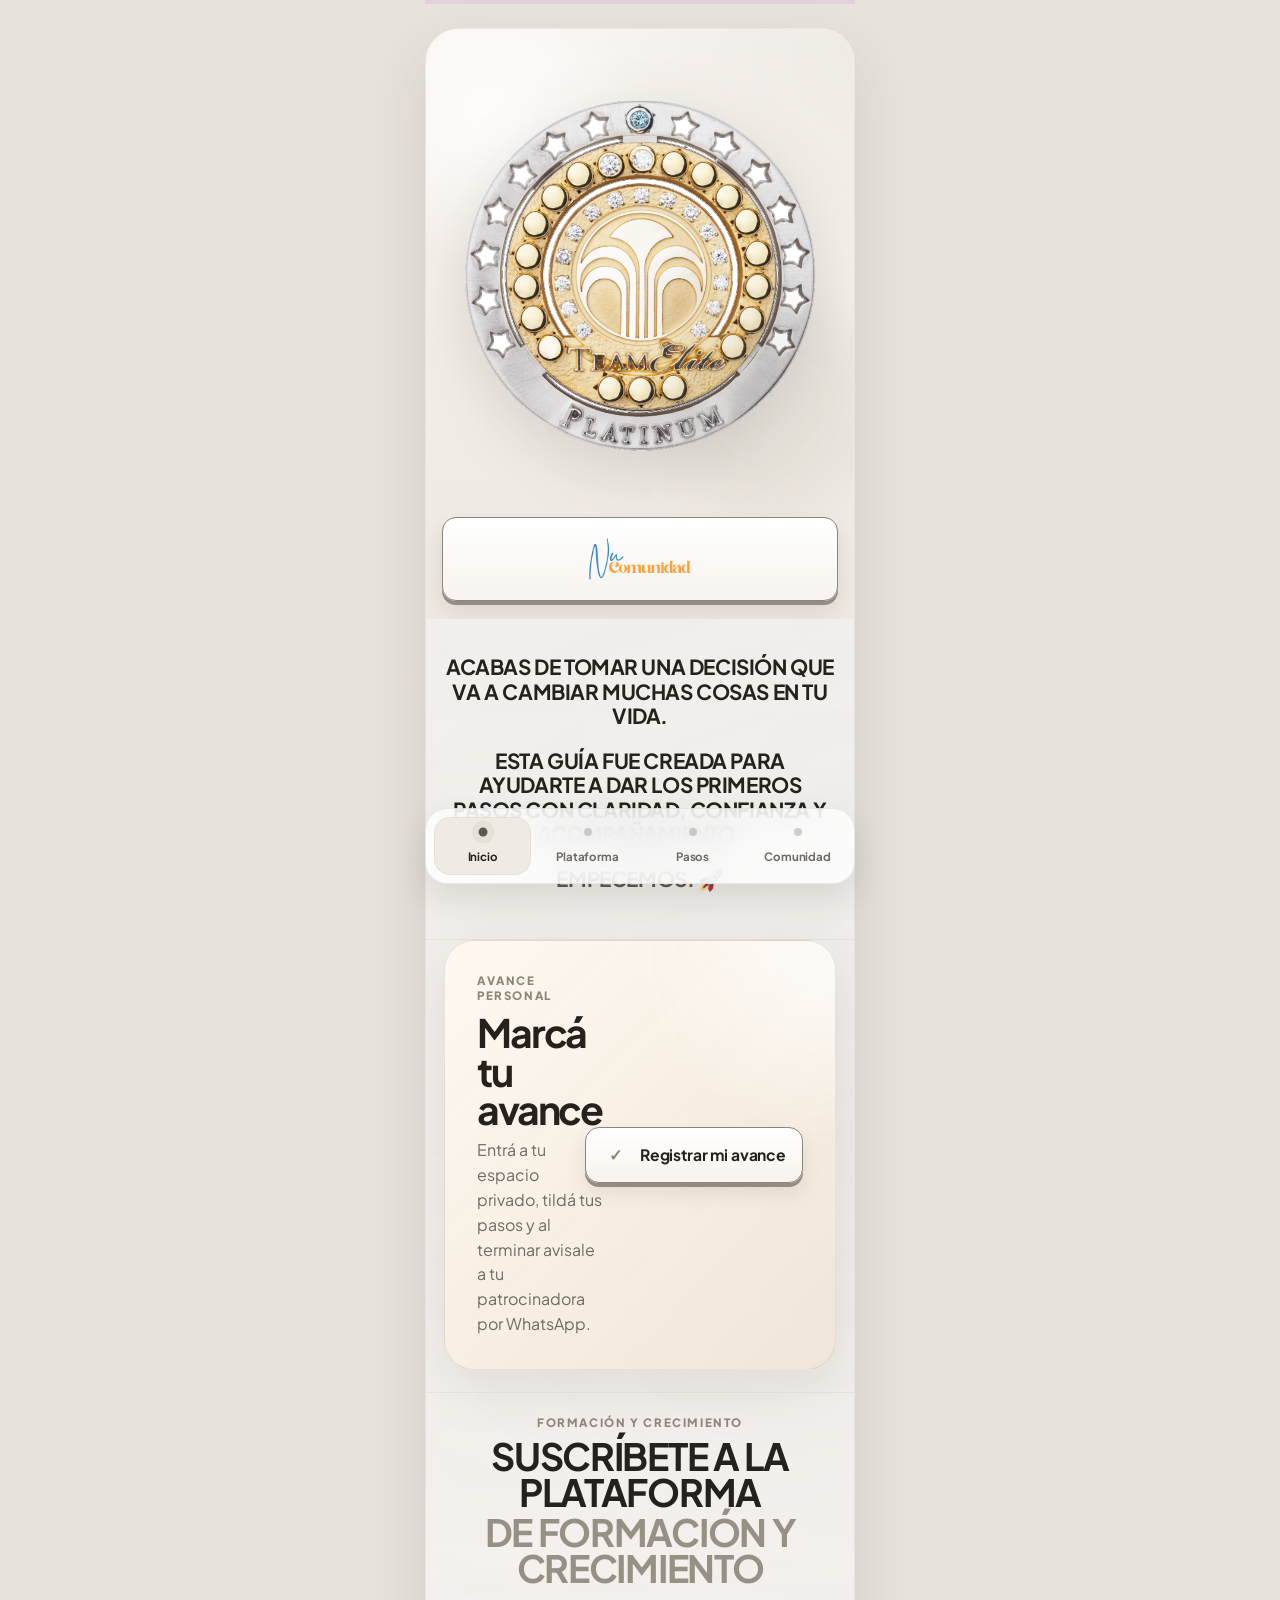
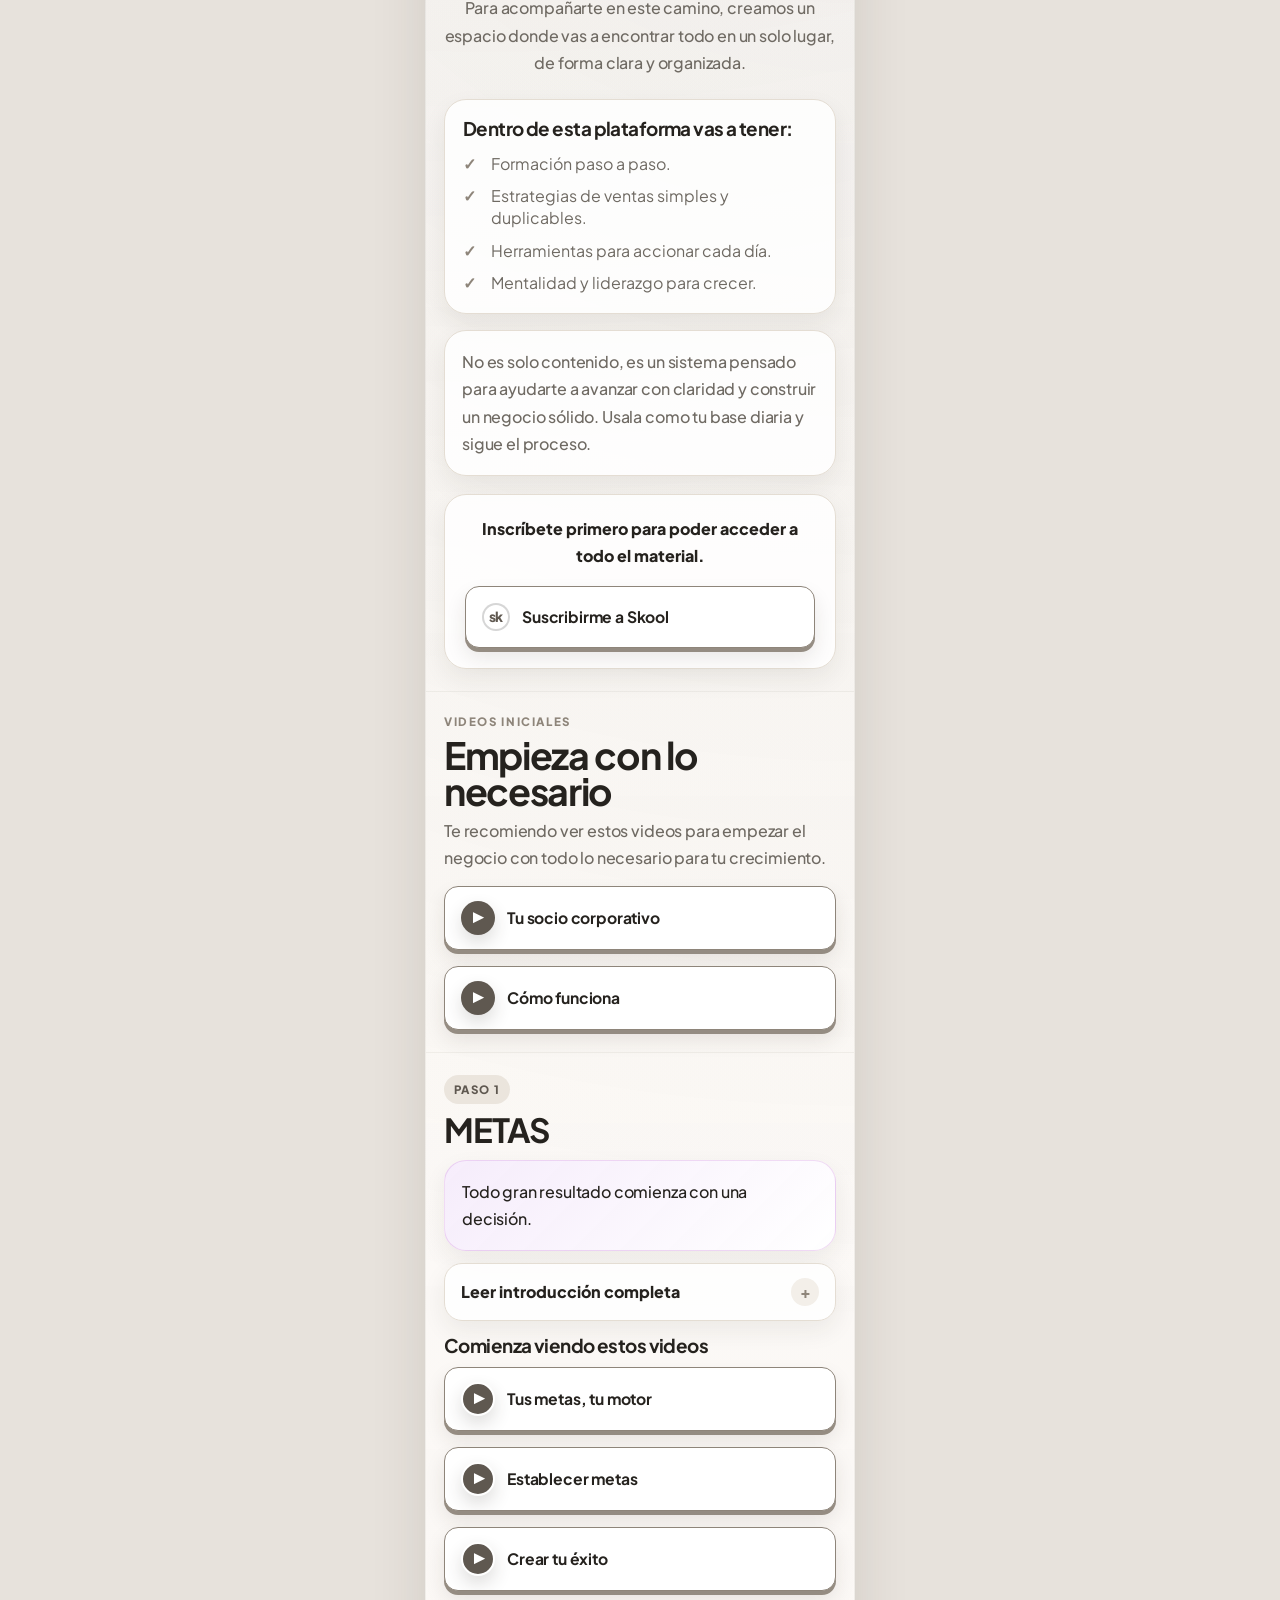
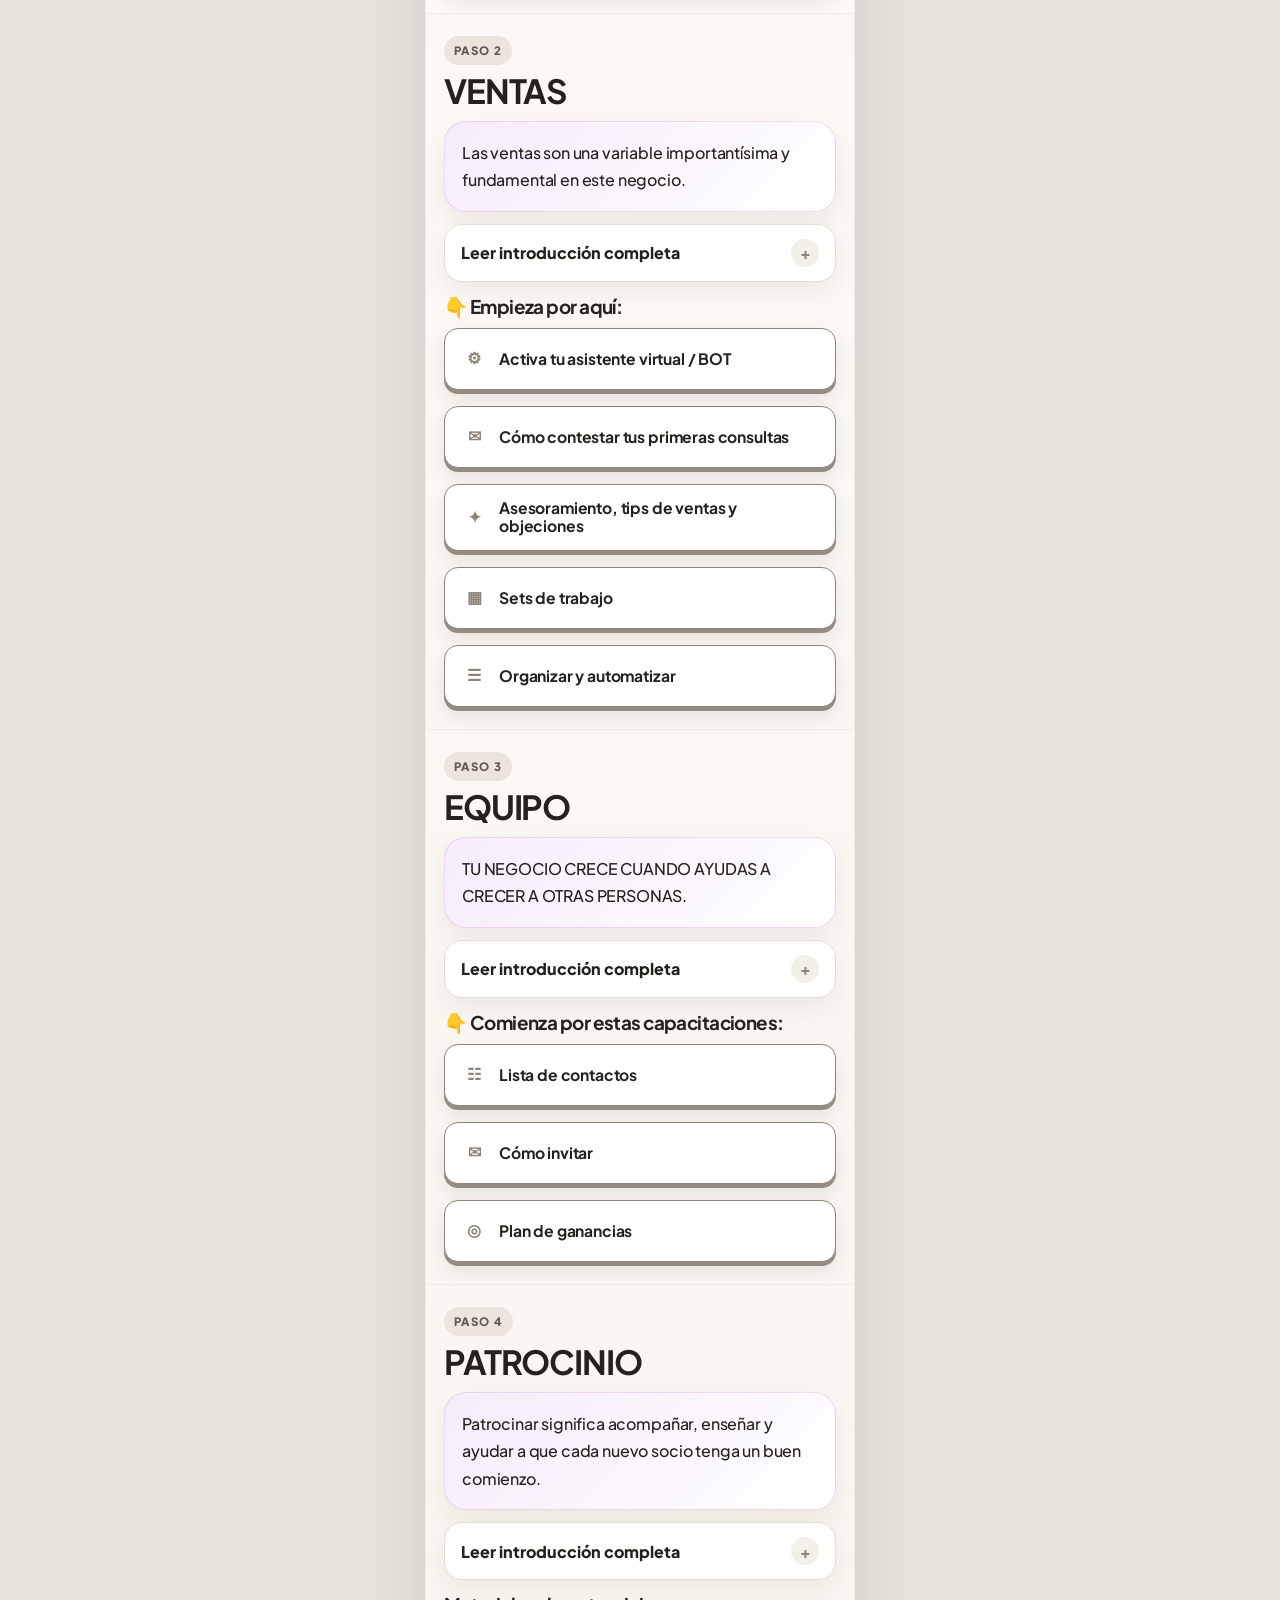
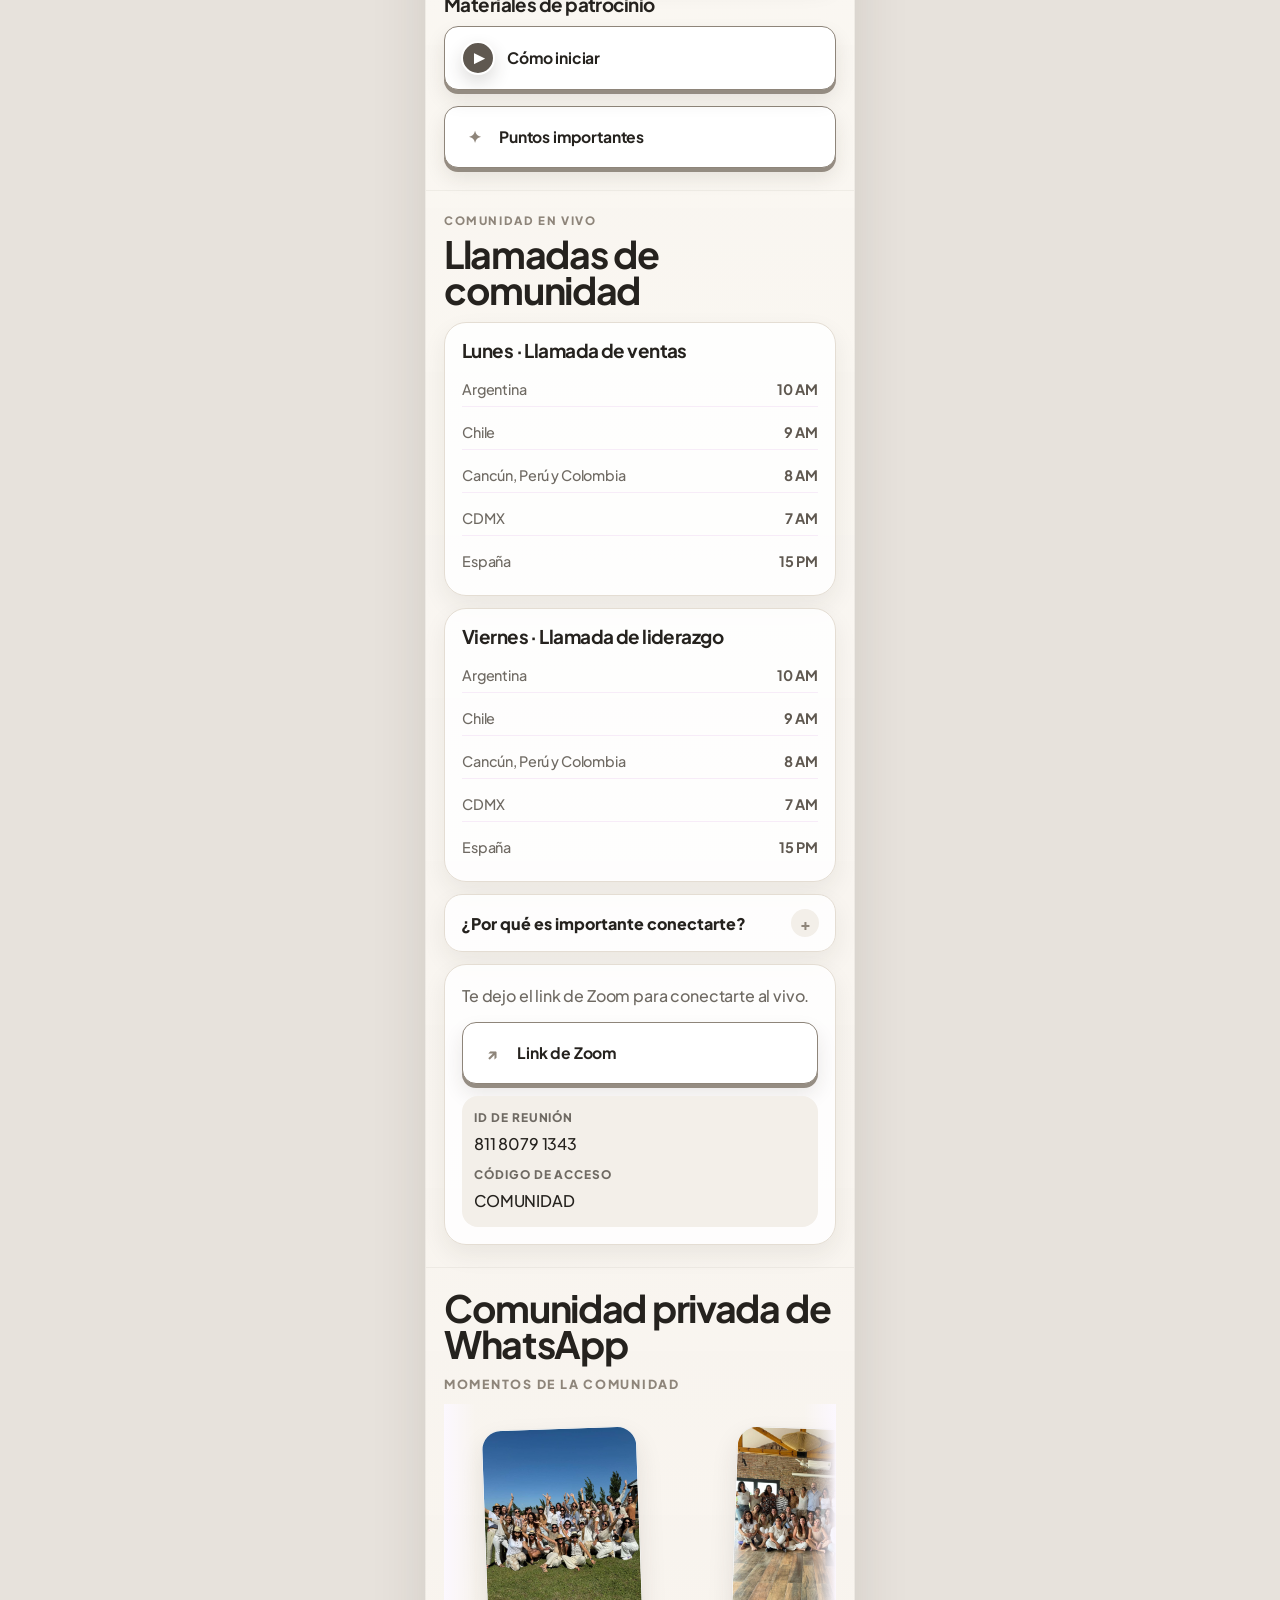
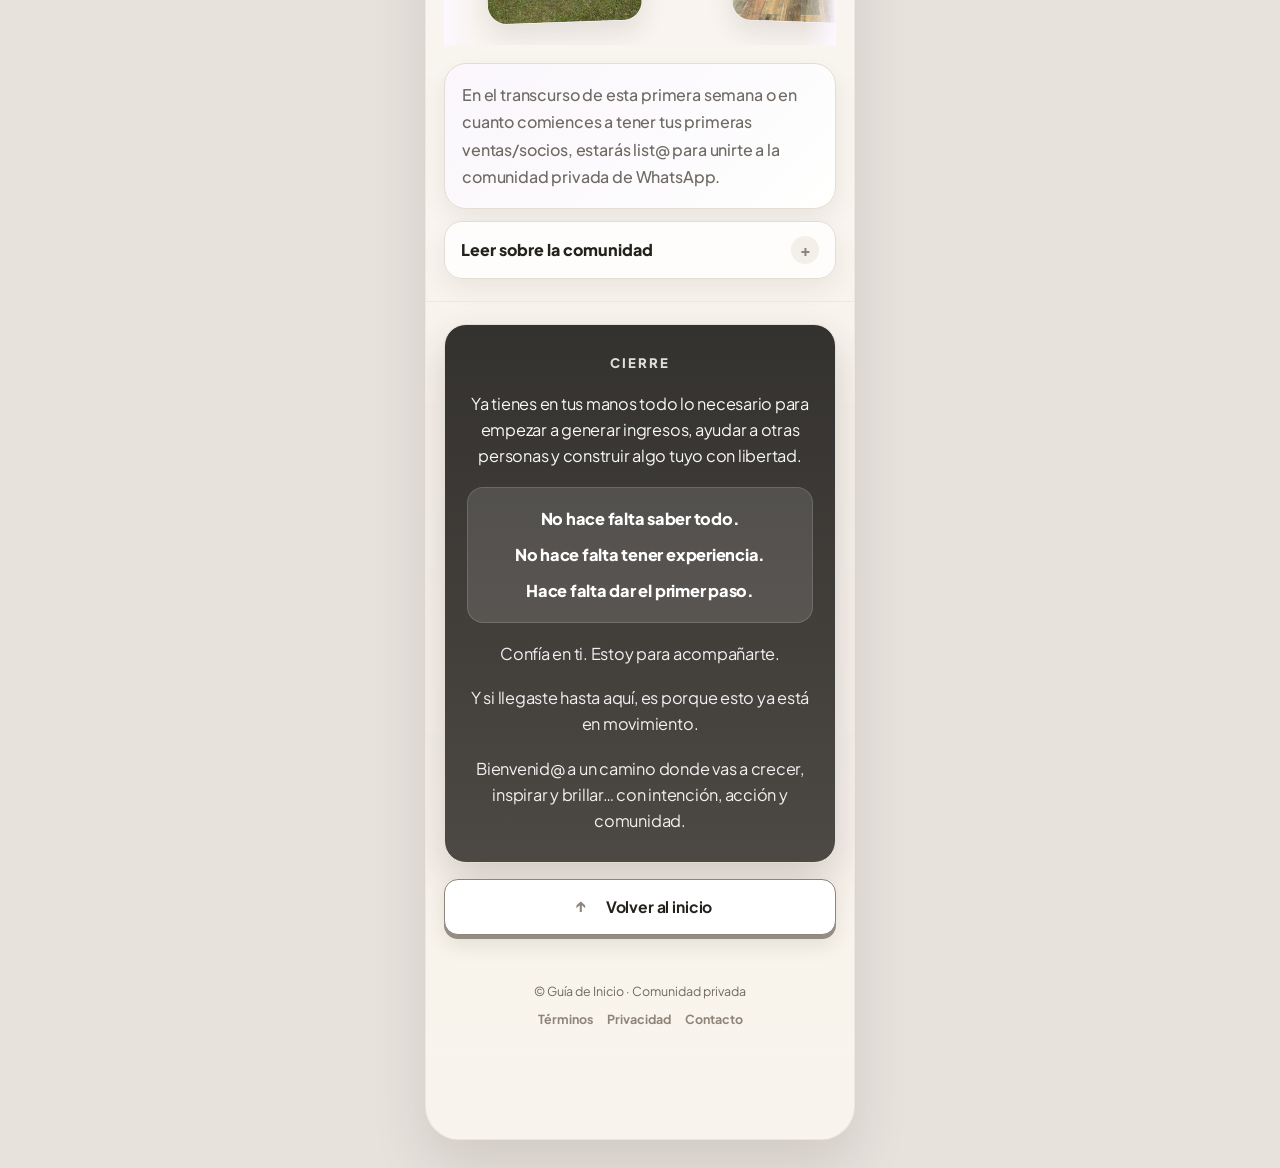
<file: guia-team-elite-github-pages-completa-con-imagenes-v6/index.html>
<!DOCTYPE html>
<html lang="es">
<head>
  <meta charset="UTF-8">
  <meta name="viewport" content="width=device-width, initial-scale=1.0">
  <meta name="description" content="Guía de inicio para activar tu negocio con claridad, foco y acompañamiento.">
  <title>Guía de Inicio</title>
  <link rel="preconnect" href="https://fonts.googleapis.com">
  <link rel="preconnect" href="https://fonts.gstatic.com" crossorigin>
  <link href="https://fonts.googleapis.com/css2?family=Plus+Jakarta+Sans:wght@400;500;600;700;800&display=swap" rel="stylesheet">
  <link rel="stylesheet" href="css/reset.css">
  <link rel="stylesheet" href="css/layout.css">
  <link rel="stylesheet" href="css/components.css">
  <link rel="stylesheet" href="css/animations.css">
</head>
<body>
  <div class="scroll-progress" aria-hidden="true"><span class="scroll-progress__bar" id="scroll-progress-bar"></span></div>
  <div class="page-shell" id="inicio">
    <main class="app-frame" aria-label="Guía de Inicio">
      <header class="hero reveal" aria-labelledby="hero-title">
        <div class="hero-slider" aria-label="Rangos Nu Skin destacados">
          <div class="hero-track" id="hero-track">
            <article class="hero-slide is-active" data-slide>
              <div class="hero-image-wrap hero-image-wrap--full">
                <img src="assets/rangos/team-elite-platinum.png" alt="Insignia Team Elite Platinum">
              </div>
            </article>

            <article class="hero-slide" data-slide>
              <div class="hero-image-wrap hero-image-wrap--full">
                <img src="assets/rangos/rubi.png" alt="Insignia Rubí">
              </div>
            </article>

            <article class="hero-slide" data-slide>
              <div class="hero-image-wrap hero-image-wrap--full">
                <img src="assets/rangos/esmeralda.png" alt="Insignia Esmeralda">
              </div>
            </article>

            <article class="hero-slide" data-slide>
              <div class="hero-image-wrap hero-image-wrap--full">
                <img src="assets/rangos/diamante.png" alt="Insignia Diamante">
              </div>
            </article>

            <article class="hero-slide" data-slide>
              <div class="hero-image-wrap hero-image-wrap--full">
                <img src="assets/rangos/diamante-azul.png" alt="Insignia Diamante Azul">
              </div>
            </article>
          </div>

          <div class="hero-overlay-actions">

            <a id="hero-title" href="#bienvenida" class="button button--primary button--compact hero-start-button hero-start-button--logo" aria-label="Nu Comunidad">
              <img src="assets/logo-nu-comunidad-transparent.png" alt="Nu Comunidad" class="hero-brand-image" />
            </a>
          </div>
        </div>
      </header>

      <section class="section section--welcome reveal" id="bienvenida" aria-label="Bienvenida">
        <article class="welcome-manifesto welcome-manifesto--centered">
          <p>Acabas de tomar una decisión que va a cambiar muchas cosas en tu vida.</p>
          <p>Esta guía fue creada para ayudarte a dar los primeros pasos con claridad, confianza y acompañamiento.</p>
          <p>Empecemos. 🚀</p>
        </article>
      </section>

      <section class="section section--avance-cta reveal" id="mi-avance" aria-labelledby="mi-avance-title">
        <article class="avance-cta-card">
          <div class="avance-cta-card__content">
            <p class="section-kicker">Avance personal</p>
            <h2 id="mi-avance-title">Marcá tu avance</h2>
            <p>Entrá a tu espacio privado, tildá tus pasos y al terminar avisale a tu patrocinadora por WhatsApp.</p>
          </div>
          <a href="avance.html" class="button button--primary avance-cta-card__button" data-label="Registrar mi avance">
            <span class="button-icon" aria-hidden="true">✓</span>
            <span>Registrar mi avance</span>
          </a>
        </article>
      </section>

      <section class="section reveal" id="plataforma" aria-labelledby="plataforma-title">
        <div class="section-heading section-heading--center">
          <p class="section-kicker">Formación y crecimiento</p>
          <h2 id="plataforma-title" class="stack-title">
            <span class="stack-title__top">SUSCRÍBETE A LA PLATAFORMA</span>
            <span class="stack-title__bottom">DE FORMACIÓN Y CRECIMIENTO</span>
          </h2>
          <p>Para acompañarte en este camino, creamos un espacio donde vas a encontrar todo en un solo lugar, de forma clara y organizada.</p>
        </div>

        <div class="feature-card">
          <h3>Dentro de esta plataforma vas a tener:</h3>
          <ul class="check-list">
            <li>Formación paso a paso.</li>
            <li>Estrategias de ventas simples y duplicables.</li>
            <li>Herramientas para accionar cada día.</li>
            <li>Mentalidad y liderazgo para crecer.</li>
          </ul>
        </div>

        <article class="card">
          <p>No es solo contenido, es un sistema pensado para ayudarte a avanzar con claridad y construir un negocio sólido. Usala como tu base diaria y sigue el proceso.</p>
        </article>

        <div class="skool-cta">
          <p class="strong-text">Inscríbete primero para poder acceder a todo el material.</p>
          <a href="https://www.skool.com/nu-comunidad-5204" class="button button--outline" data-label="Suscribirme a Skool" target="_blank" rel="noopener noreferrer">
            <span class="button-icon button-icon--skool" aria-hidden="true">sk</span>
            <span>Suscribirme a Skool</span>
          </a>
        </div>
      </section>

      <section class="section reveal" id="videos-iniciales" aria-labelledby="videos-title">
        <div class="section-heading">
          <p class="section-kicker">Videos iniciales</p>
          <h2 id="videos-title">Empieza con lo necesario</h2>
          <p>Te recomiendo ver estos videos para empezar el negocio con todo lo necesario para tu crecimiento.</p>
        </div>
        <div class="link-stack">
          <a href="https://www.skool.com/teamelites/classroom/f5a36a47?md=e29751959f714b518ef76b822729c161" class="button button--outline button--video" data-label="Tu socio corporativo" target="_blank" rel="noopener noreferrer">
            <span class="button-icon" aria-hidden="true">▶</span>
            <span>Tu socio corporativo</span>
          </a>
          <a href="https://www.skool.com/teamelites/classroom/f5a36a47?md=07a64a2905e74acc94b19118e77110f2" class="button button--outline button--video" data-label="Cómo funciona" target="_blank" rel="noopener noreferrer">
            <span class="button-icon" aria-hidden="true">▶</span>
            <span>Cómo funciona</span>
          </a>
        </div>
      </section>

      <section class="section step-section reveal" id="metas" aria-labelledby="metas-title">
        <div class="step-badge">Paso 1</div>
        <div class="section-heading">
          <h2 id="metas-title">METAS</h2>
        </div>
        <article class="card card--highlight">
          <p>Todo gran resultado comienza con una decisión.</p>
        </article>

        <div class="accordion" data-accordion-group="metas">
          <button class="accordion-trigger" type="button" aria-expanded="false" aria-controls="metas-content">
            <span>Leer introducción completa</span>
            <span class="accordion-icon" aria-hidden="true">+</span>
          </button>
          <div class="accordion-panel" id="metas-content">
            <div class="accordion-inner">
              <p>Antes de aprender a vender, compartir o construir un equipo, quiero que conectes con algo mucho más importante:</p>
              <p><strong>¿Qué vida quieres crear?</strong></p>
              <p>Este negocio puede ser una herramienta para acercarte a tus sueños, pero primero necesitas saber hacia dónde quieres ir.</p>
              <p>Escribe tus metas. Sueña en grande. Permitite creer que es posible para ti.</p>
              <p>Porque cuando tienes una razón poderosa para avanzar, las acciones diarias se vuelven mucho más fáciles.</p>
              <p>Tus metas serán tu brújula durante todo este camino.</p>
            </div>
          </div>
        </div>

        <div class="mini-block">
          <h3>Comienza viendo estos videos</h3>
          <div class="link-stack">
            <a href="https://www.skool.com/teamelites/classroom/9130e9a2?md=cb655017ef2c40b0b669fbf9b20e1b6d" class="button button--outline button--video" data-label="Tus metas, tu motor" target="_blank" rel="noopener noreferrer">
              <span class="button-icon button-icon--video" aria-hidden="true">▶</span>
              <span>Tus metas, tu motor</span>
            </a>
            <a href="https://www.skool.com/teamelites/classroom/9130e9a2?md=b4af0250aa614e5cafa6c9d476c21750" class="button button--outline button--video" data-label="Establecer metas" target="_blank" rel="noopener noreferrer">
              <span class="button-icon button-icon--video" aria-hidden="true">▶</span>
              <span>Establecer metas</span>
            </a>
            <a href="https://www.skool.com/teamelites/classroom/9130e9a2?md=25b9c0fa58c14f878b09a0818be43ca6" class="button button--outline button--video" data-label="Crear tu éxito" target="_blank" rel="noopener noreferrer">
              <span class="button-icon button-icon--video" aria-hidden="true">▶</span>
              <span>Crear tu éxito</span>
            </a>
          </div>
        </div>
      </section>

      <section class="section step-section reveal" id="ventas" aria-labelledby="ventas-title">
        <div class="step-badge">Paso 2</div>
        <div class="section-heading">
          <h2 id="ventas-title">VENTAS</h2>
        </div>
        <article class="card card--highlight">
          <p>Las ventas son una variable importantísima y fundamental en este negocio.</p>
        </article>

        <div class="accordion" data-accordion-group="ventas">
          <button class="accordion-trigger" type="button" aria-expanded="false" aria-controls="ventas-content">
            <span>Leer introducción completa</span>
            <span class="accordion-icon" aria-hidden="true">+</span>
          </button>
          <div class="accordion-panel" id="ventas-content">
            <div class="accordion-inner">
              <p>Cada consulta es una oportunidad para ayudar a alguien.</p>
              <p>No necesitás ser expert@.</p>
              <p>Solo escuchar, aprender y acompañar.</p>
              <p>Las herramientas que vas a encontrar aquí te van a ayudar a responder con seguridad, generar confianza y comenzar a obtener tus primeros resultados.</p>
            </div>
          </div>
        </div>

        <div class="mini-block">
          <h3>👇 Empieza por aquí:</h3>
          <div class="link-stack">
            <a href="https://www.skool.com/teamelites/classroom/92e166e7?md=34d59c28aa45443ab93b064241ae3533" class="button button--outline" data-label="Activa tu asistente virtual / BOT" target="_blank" rel="noopener noreferrer">
              <span class="button-icon" aria-hidden="true">⚙</span>
              <span>Activa tu asistente virtual / BOT</span>
            </a>
            <a href="https://www.skool.com/teamelites/classroom/92e166e7?md=517402404ced4c2b89c7d4bd342fecbf" class="button button--outline" data-label="Cómo contestar tus primeras consultas" target="_blank" rel="noopener noreferrer">
              <span class="button-icon" aria-hidden="true">✉</span>
              <span>Cómo contestar tus primeras consultas</span>
            </a>
            <a href="https://www.skool.com/teamelites/classroom/92e166e7?md=db3217c06d6f4cb892ea33c73e7abfa6" class="button button--outline" data-label="Asesoramiento, tips de ventas y objeciones" target="_blank" rel="noopener noreferrer">
              <span class="button-icon" aria-hidden="true">✦</span>
              <span>Asesoramiento, tips de ventas y objeciones</span>
            </a>
            <a href="https://www.skool.com/teamelites/classroom/92e166e7?md=59abfdd7c8824ece92f1e562150384fb" class="button button--outline" data-label="Sets de trabajo" target="_blank" rel="noopener noreferrer">
              <span class="button-icon" aria-hidden="true">▦</span>
              <span>Sets de trabajo</span>
            </a>
            <a href="https://www.skool.com/teamelites/classroom/92e166e7?md=57dba49ce91a47d7a442d09b9191ce0a" class="button button--outline" data-label="Organizar y automatizar" target="_blank" rel="noopener noreferrer">
              <span class="button-icon" aria-hidden="true">☰</span>
              <span>Organizar y automatizar</span>
            </a>
          </div>
        </div>
      </section>

      <section class="section step-section reveal" id="equipo" aria-labelledby="equipo-title">
        <div class="step-badge">Paso 3</div>
        <div class="section-heading">
          <h2 id="equipo-title">EQUIPO</h2>
        </div>
        <article class="card card--highlight">
          <p>TU NEGOCIO CRECE CUANDO AYUDAS A CRECER A OTRAS PERSONAS.</p>
        </article>

        <div class="accordion" data-accordion-group="equipo">
          <button class="accordion-trigger" type="button" aria-expanded="false" aria-controls="equipo-content">
            <span>Leer introducción completa</span>
            <span class="accordion-icon" aria-hidden="true">+</span>
          </button>
          <div class="accordion-panel" id="equipo-content">
            <div class="accordion-inner">
              <p>Construir un equipo no se trata de sumar personas porque sí.</p>
              <p>Se trata de acompañar, inspirar y ayudar a otros a alcanzar sus propias metas mientras avanzás hacia las tuyas.</p>
              <p>Las personas más exitosas de este negocio entendieron algo muy importante: los resultados más grandes se construyen en equipo.</p>
              <p>Por eso, aprender a invitar, presentar la oportunidad, acompañar nuevos socios y desarrollar líderes es una habilidad clave para tu crecimiento.</p>
              <p>En los siguientes links vas a encontrar nuestras capacitaciones y herramientas para que puedas empezar a construir tu equipo con confianza, claridad y un sistema simple de duplicar.</p>
              <p>No hace falta que seas experto. Solo necesitás aprender, aplicar y ayudar a otros a hacer lo mismo.</p>
            </div>
          </div>
        </div>

        <div class="mini-block">
          <h3>👇 Comienza por estas capacitaciones:</h3>
          <div class="link-stack">
            <a href="https://www.skool.com/teamelites/classroom/eb548f79?md=4621b63c3c70406bbb1ff71b2f4951d6" class="button button--outline" data-label="Lista de contactos" target="_blank" rel="noopener noreferrer">
              <span class="button-icon" aria-hidden="true">☷</span>
              <span>Lista de contactos</span>
            </a>
            <a href="https://www.skool.com/teamelites/classroom/eb548f79?md=e98f7524d30848f694c3011edf8a62e9" class="button button--outline" data-label="Cómo invitar" target="_blank" rel="noopener noreferrer">
              <span class="button-icon" aria-hidden="true">✉</span>
              <span>Cómo invitar</span>
            </a>
            <a href="https://www.skool.com/teamelites/classroom/b6a88355?md=f22b7215daf14306b3d4883d14c82eee" class="button button--outline" data-label="Plan de ganancias" target="_blank" rel="noopener noreferrer">
              <span class="button-icon" aria-hidden="true">◎</span>
              <span>Plan de ganancias</span>
            </a>
          </div>
        </div>
      </section>

      <section class="section step-section reveal" id="patrocinio" aria-labelledby="patrocinio-title">
        <div class="step-badge">Paso 4</div>
        <div class="section-heading">
          <h2 id="patrocinio-title">PATROCINIO</h2>
        </div>
        <article class="card card--highlight">
          <p>Patrocinar significa acompañar, enseñar y ayudar a que cada nuevo socio tenga un buen comienzo.</p>
        </article>

        <div class="accordion" data-accordion-group="patrocinio">
          <button class="accordion-trigger" type="button" aria-expanded="false" aria-controls="patrocinio-content">
            <span>Leer introducción completa</span>
            <span class="accordion-icon" aria-hidden="true">+</span>
          </button>
          <div class="accordion-panel" id="patrocinio-content">
            <div class="accordion-inner">
              <p>Los resultados más sólidos se construyen cuando las personas que se suman se sienten guiadas, apoyadas y conectadas con un sistema simple para avanzar.</p>
              <p>Tu objetivo no es hacer el trabajo por ellos, sino mostrarles el camino, compartir las herramientas y ayudarlos a desarrollar confianza en sus primeros pasos.</p>
              <p>Recuerda:</p>
              <ul class="check-list check-list--inside">
                <li>Las personas no duplican lo que escuchan, duplican lo que ven.</li>
                <li>El ejemplo es la herramienta más poderosa de liderazgo.</li>
                <li>Un buen inicio puede marcar la diferencia en todo el recorrido de una persona.</li>
              </ul>
              <p>En los siguientes links vas a aprender cómo acompañar correctamente a tus nuevos socios y ayudarlos a construir resultados desde el principio.</p>
            </div>
          </div>
        </div>

        <div class="mini-block">
          <h3>Materiales de patrocinio</h3>
          <div class="link-stack">
            <a href="https://www.skool.com/teamelites/classroom/eb548f79?md=5f1f5a9a026447cf95463684c06b4f18" class="button button--outline button--video" data-label="Cómo iniciar" target="_blank" rel="noopener noreferrer">
              <span class="button-icon button-icon--video" aria-hidden="true">▶</span>
              <span>Cómo iniciar</span>
            </a>
            <a href="https://www.skool.com/teamelites/classroom/eb548f79?md=c4112020fead44f0a78669080748ef18" class="button button--outline" data-label="Puntos importantes" target="_blank" rel="noopener noreferrer">
              <span class="button-icon" aria-hidden="true">✦</span>
              <span>Puntos importantes</span>
            </a>
          </div>
        </div>
      </section>

      <section class="section reveal" id="llamadas" aria-labelledby="llamadas-title">
        <div class="section-heading">
          <p class="section-kicker">Comunidad en vivo</p>
          <h2 id="llamadas-title">Llamadas de comunidad</h2>
        </div>

        <div class="schedule-card">
          <h3>Lunes · Llamada de ventas</h3>
          <ul>
            <li><span>Argentina</span><strong>10 AM</strong></li>
            <li><span>Chile</span><strong>9 AM</strong></li>
            <li><span>Cancún, Perú y Colombia</span><strong>8 AM</strong></li>
            <li><span>CDMX</span><strong>7 AM</strong></li>
            <li><span>España</span><strong>15 PM</strong></li>
          </ul>
        </div>

        <div class="schedule-card">
          <h3>Viernes · Llamada de liderazgo</h3>
          <ul>
            <li><span>Argentina</span><strong>10 AM</strong></li>
            <li><span>Chile</span><strong>9 AM</strong></li>
            <li><span>Cancún, Perú y Colombia</span><strong>8 AM</strong></li>
            <li><span>CDMX</span><strong>7 AM</strong></li>
            <li><span>España</span><strong>15 PM</strong></li>
          </ul>
        </div>

        <div class="accordion" data-accordion-group="llamadas">
          <button class="accordion-trigger" type="button" aria-expanded="false" aria-controls="llamadas-content">
            <span>¿Por qué es importante conectarte?</span>
            <span class="accordion-icon" aria-hidden="true">+</span>
          </button>
          <div class="accordion-panel" id="llamadas-content">
            <div class="accordion-inner">
              <p>¡La vibra en vivo es única!</p>
              <p>Te súper recomiendo que estés presente porque la sinergia y la energía que se genera no se compara con nada. Si no puedes estar en vivo, no pasa nada: queda grabada. Pídemela para que la puedas ver después y tomar nota.</p>
              <p>¡Siempre suma!</p>
              <p>Estas llamadas son oro puro para seguir creciendo, aprendiendo y manteniéndonos conectad@s.</p>
              <p>Es un espacio increíble donde nos reunimos tod@s para hablar de ventas, estrategias, hábitos, mindset, consultas reales y situaciones que surgen con los clientes.</p>
            </div>
          </div>
        </div>

        <article class="card zoom-card">
          <p>Te dejo el link de Zoom para conectarte al vivo.</p>
          <a href="https://mc.ht/s/4Y7y4lP" class="button button--outline" data-label="Link de Zoom" target="_blank" rel="noopener noreferrer">
            <span class="button-icon" aria-hidden="true">↗</span>
            <span>Link de Zoom</span>
          </a>
          <div class="zoom-data">
            <p><span>ID de reunión</span> 811 8079 1343</p>
            <p><span>Código de acceso</span> COMUNIDAD</p>
          </div>
        </article>
      </section>

      <section class="section reveal" id="whatsapp" aria-labelledby="whatsapp-title">
        <div class="section-heading">
          <h2 id="whatsapp-title">Comunidad privada de WhatsApp</h2>
        </div>

        <div class="community-gallery reveal" aria-label="Momentos de la comunidad">
          <p class="community-gallery__kicker">Momentos de la comunidad</p>
          <div class="community-marquee">
            <div class="community-marquee__track">
              <figure class="community-photo-card"><img src="assets/community/community-01.jpg" alt="Grupo de mujeres celebrando juntas al aire libre"></figure>
              <figure class="community-photo-card"><img src="assets/community/community-02.jpg" alt="Encuentro de formación y comunidad en interior"></figure>
              <figure class="community-photo-card"><img src="assets/community/community-03.jpg" alt="Integrantes de la comunidad frente a la Torre Eiffel"></figure>
              <figure class="community-photo-card"><img src="assets/community/community-04.jpg" alt="Comunidad compartiendo un picnic junto al río"></figure>
              <figure class="community-photo-card"><img src="assets/community/community-05.jpg" alt="Grupo reunido en un evento de Nu Skin"></figure>
              <figure class="community-photo-card" aria-hidden="true"><img src="assets/community/community-01.jpg" alt=""></figure>
              <figure class="community-photo-card" aria-hidden="true"><img src="assets/community/community-02.jpg" alt=""></figure>
              <figure class="community-photo-card" aria-hidden="true"><img src="assets/community/community-03.jpg" alt=""></figure>
              <figure class="community-photo-card" aria-hidden="true"><img src="assets/community/community-04.jpg" alt=""></figure>
              <figure class="community-photo-card" aria-hidden="true"><img src="assets/community/community-05.jpg" alt=""></figure>
            </div>
          </div>
        </div>

        <article class="card card--soft">
          <p>En el transcurso de esta primera semana o en cuanto comiences a tener tus primeras ventas/socios, estarás list@ para unirte a la comunidad privada de WhatsApp.</p>
        </article>

        <div class="accordion" data-accordion-group="whatsapp">
          <button class="accordion-trigger" type="button" aria-expanded="false" aria-controls="whatsapp-content">
            <span>Leer sobre la comunidad</span>
            <span class="accordion-icon" aria-hidden="true">+</span>
          </button>
          <div class="accordion-panel" id="whatsapp-content">
            <div class="accordion-inner">
              <p>Si sigues este paso a paso con intención y acción, ¡vas a empezar a tener tus primeras ventas, socios y comisiones!</p>
              <p>Es un espacio poderoso, creado para personas comprometidas como tú.</p>
              <p>Conectás con personas de distintos países, edades y profesiones, que ya están en movimiento y construyendo su negocio como tú. Ahí vas a poder compartir inquietudes, hacer preguntas, celebrar tus avances y sentirte sostenid@ y acompañad@ por una tribu real.</p>
              <p>¡Porque en este camino no estás sol@! Lo hacemos junt@s y entre tod@s.</p>
              <p>Si deseas formar parte y sientes que este espacio es para ti, pídeme el acceso. Es el lugar perfecto para seguir creciendo y expandiéndote.</p>
            </div>
          </div>
        </div>
      </section>

      <section class="section section--closing reveal" id="cierre" aria-labelledby="cierre-title">
        <article class="final-card final-card--closing">
          <p class="section-kicker">Cierre</p>
          <h2 id="cierre-title" class="sr-only">Cierre</h2>
          <p class="closing-lead">Ya tienes en tus manos todo lo necesario para empezar a generar ingresos, ayudar a otras personas y construir algo tuyo con libertad.</p>
          <div class="truth-lines">
            <p>No hace falta saber todo.</p>
            <p>No hace falta tener experiencia.</p>
            <p>Hace falta dar el primer paso.</p>
          </div>
          <p>Confía en ti. Estoy para acompañarte.</p>
          <p>Y si llegaste hasta aquí, es porque esto ya está en movimiento.</p>
          <p>Bienvenid@ a un camino donde vas a crecer, inspirar y brillar… con intención, acción y comunidad.</p>
        </article>
        <a href="#inicio" class="button button--outline button--compact closing-back-button">
          <span class="button-icon" aria-hidden="true">↑</span>
          <span>Volver al inicio</span>
        </a>
      </section>

      <footer class="site-footer">
        <p>© Guía de Inicio · Comunidad privada</p>
        <nav aria-label="Links legales">
          <a href="#" class="placeholder-link" data-label="Términos">Términos</a>
          <a href="#" class="placeholder-link" data-label="Privacidad">Privacidad</a>
          <a href="#" class="placeholder-link" data-label="Contacto">Contacto</a>
        </nav>
      </footer>
    </main>
  </div>


  <nav class="quick-nav" aria-label="Navegación rápida">
    <a href="#inicio" class="quick-nav__link is-active" data-quick-nav="inicio">
      <span class="quick-nav__icon" aria-hidden="true"></span>
      <span>Inicio</span>
    </a>
    <a href="#plataforma" class="quick-nav__link" data-quick-nav="plataforma">
      <span class="quick-nav__icon" aria-hidden="true"></span>
      <span>Plataforma</span>
    </a>
    <a href="#metas" class="quick-nav__link" data-quick-nav="pasos">
      <span class="quick-nav__icon" aria-hidden="true"></span>
      <span>Pasos</span>
    </a>
    <a href="#whatsapp" class="quick-nav__link" data-quick-nav="comunidad">
      <span class="quick-nav__icon" aria-hidden="true"></span>
      <span>Comunidad</span>
    </a>
  </nav>

  <div class="toast" id="toast" role="status" aria-live="polite" aria-hidden="true">
    Este botón está listo para que agregues tu link.
  </div>

  <script src="js/interactions.js" defer></script>
  <script src="js/forms.js" defer></script>
</body>
</html>
</file>
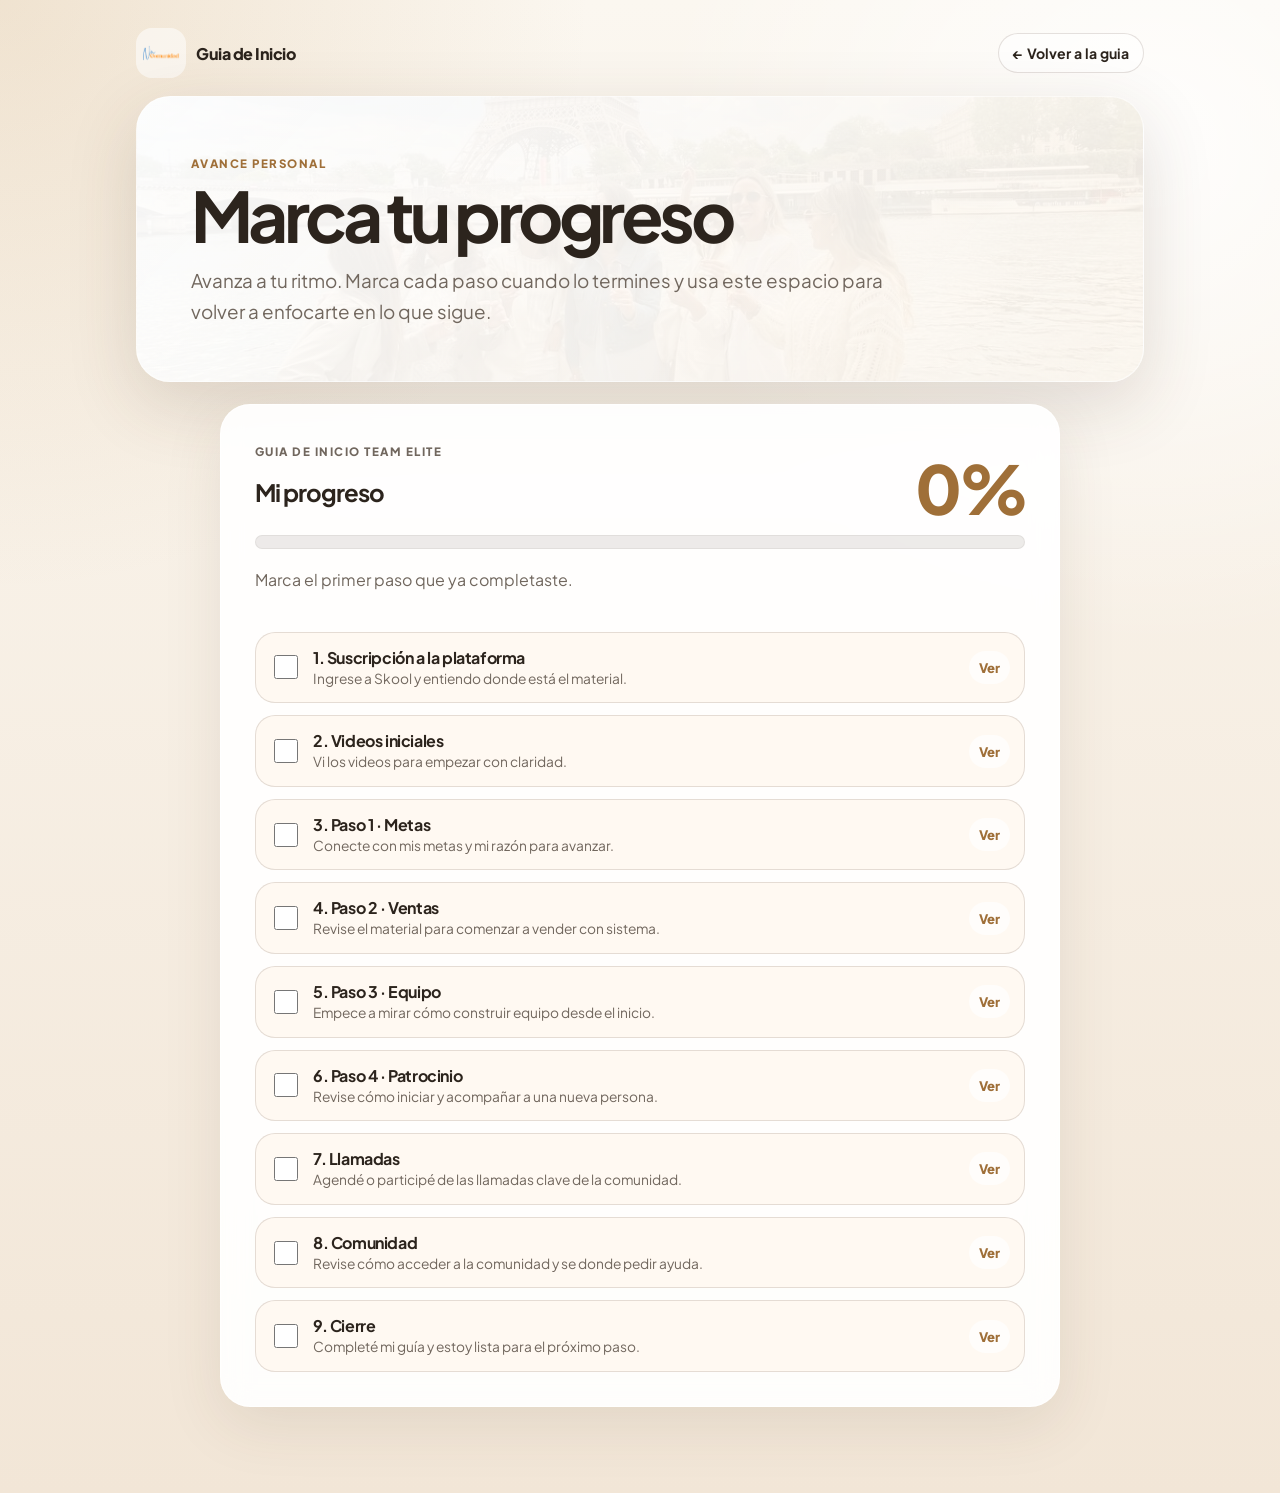
<file: avance.html>
<!DOCTYPE html>
<html lang="es">
<head>
  <meta charset="UTF-8">
  <meta name="viewport" content="width=device-width, initial-scale=1.0">
  <meta name="description" content="Avance personal para la Guía de Inicio Team Elite.">
  <title>Mi avance · Guia de Inicio Team Elite</title>
  <link rel="preconnect" href="https://fonts.googleapis.com">
  <link rel="preconnect" href="https://fonts.gstatic.com" crossorigin>
  <link href="https://fonts.googleapis.com/css2?family=Plus+Jakarta+Sans:wght@400;500;600;700;800&display=swap" rel="stylesheet">
  <link rel="stylesheet" href="css/reset.css?v=10">
  <link rel="stylesheet" href="css/layout.css?v=10">
  <link rel="stylesheet" href="css/components.css?v=10">
  <link rel="stylesheet" href="css/animations.css?v=10">
  <style>
    :root {
      --avance-card: rgba(255, 255, 255, 0.92);
      --avance-ink: #2c241d;
      --avance-muted: #71675e;
      --avance-line: rgba(92, 73, 55, 0.16);
      --avance-gold: #c89b5f;
      --avance-gold-dark: #9f6f38;
      --avance-soft: #fff8ef;
      --avance-green: #2f7a4d;
      --avance-shadow: 0 22px 70px rgba(80, 58, 35, 0.16);
    }

    body {
      background:
        radial-gradient(circle at top left, rgba(200, 155, 95, 0.22), transparent 30%),
        radial-gradient(circle at 90% 10%, rgba(255, 255, 255, 0.85), transparent 28%),
        linear-gradient(180deg, #fbf7f0 0%, #f2e6d7 100%);
      color: var(--avance-ink);
    }

    .avance-shell {
      width: min(100%, 1040px);
      margin: 0 auto;
      min-height: 100vh;
      padding: 28px 16px 86px;
    }

    .avance-topbar {
      display: flex;
      align-items: center;
      justify-content: space-between;
      gap: 16px;
      margin-bottom: 18px;
    }

    .avance-logo,
    .avance-back {
      color: inherit;
      text-decoration: none;
    }

    .avance-logo {
      display: inline-flex;
      align-items: center;
      gap: 10px;
      font-weight: 800;
      letter-spacing: -0.03em;
    }

    .avance-logo img {
      width: 50px;
      height: 50px;
      object-fit: contain;
      border-radius: 16px;
      background: rgba(255,255,255,0.55);
      padding: 4px;
    }

    .avance-back {
      font-size: 0.88rem;
      font-weight: 700;
      padding: 10px 14px;
      border: 1px solid var(--avance-line);
      border-radius: 999px;
      background: rgba(255, 255, 255, 0.52);
    }

    .avance-hero {
      position: relative;
      overflow: hidden;
      border-radius: 34px;
      padding: clamp(26px, 5vw, 54px);
      background:
        linear-gradient(135deg, rgba(255,255,255,0.96), rgba(255,248,239,0.92)),
        url('assets/community/community-03.jpg') center/cover;
      box-shadow: var(--avance-shadow);
      border: 1px solid rgba(255,255,255,0.65);
    }

    .avance-kicker {
      display: inline-flex;
      align-items: center;
      gap: 8px;
      margin-bottom: 12px;
      color: var(--avance-gold-dark);
      text-transform: uppercase;
      font-size: 0.72rem;
      font-weight: 800;
      letter-spacing: 0.13em;
    }

    .avance-hero h1 {
      margin: 0;
      font-size: clamp(2.1rem, 7vw, 4.35rem);
      line-height: 0.92;
      letter-spacing: -0.065em;
      max-width: 780px;
    }

    .avance-hero p {
      margin-top: 18px;
      max-width: 720px;
      color: var(--avance-muted);
      font-size: clamp(1rem, 2.4vw, 1.18rem);
      line-height: 1.65;
    }

    .avance-grid {
      display: grid;
      grid-template-columns: minmax(0, 1fr);
      gap: 20px;
      max-width: 840px;
      margin: 22px auto 0;
      align-items: start;
    }

    .avance-card {
      background: var(--avance-card);
      border: 1px solid rgba(255,255,255,0.65);
      border-radius: 30px;
      box-shadow: 0 18px 60px rgba(80, 58, 35, 0.10);
      padding: clamp(20px, 4vw, 34px);
      backdrop-filter: blur(14px);
    }

    .avance-card h2,
    .avance-card h3 {
      margin: 0 0 10px;
      letter-spacing: -0.04em;
    }

    .avance-card p {
      color: var(--avance-muted);
      line-height: 1.65;
      margin: 0 0 16px;
    }

    .progress-card {
      display: grid;
      gap: 18px;
    }

    .progress-head {
      display: flex;
      align-items: flex-end;
      justify-content: space-between;
      gap: 12px;
    }

    .progress-number {
      font-size: clamp(2.3rem, 8vw, 4.2rem);
      line-height: 0.88;
      font-weight: 800;
      letter-spacing: -0.07em;
      color: var(--avance-gold-dark);
    }

    .progress-track {
      height: 14px;
      border-radius: 999px;
      overflow: hidden;
      background: rgba(142, 133, 122, 0.16);
      border: 1px solid rgba(142, 133, 122, 0.12);
    }

    .progress-fill {
      width: 0%;
      height: 100%;
      border-radius: inherit;
      background: linear-gradient(90deg, var(--avance-gold), var(--avance-gold-dark));
      transition: width .28s ease;
    }

    .step-list {
      display: grid;
      gap: 12px;
      margin-top: 4px;
    }

    .step-item {
      display: grid;
      grid-template-columns: auto 1fr auto;
      align-items: center;
      gap: 12px;
      padding: 14px;
      border-radius: 20px;
      background: rgba(255, 248, 239, 0.78);
      border: 1px solid var(--avance-line);
      cursor: pointer;
      transition: transform .2s ease, background .2s ease, border-color .2s ease;
    }

    .step-item:hover {
      transform: translateY(-1px);
      border-color: rgba(200, 155, 95, 0.34);
    }

    .step-item.is-done {
      background: rgba(231, 246, 236, 0.84);
      border-color: rgba(47, 122, 77, 0.18);
    }

    .step-check {
      width: 24px;
      height: 24px;
      accent-color: var(--avance-green);
      cursor: pointer;
    }

    .step-title {
      display: grid;
      gap: 2px;
    }

    .step-title strong {
      letter-spacing: -0.025em;
      color: var(--avance-ink);
    }

    .step-title span {
      color: var(--avance-muted);
      font-size: 0.86rem;
      line-height: 1.35;
    }

    .step-link {
      color: var(--avance-gold-dark);
      text-decoration: none;
      font-size: 0.82rem;
      font-weight: 800;
      padding: 8px 10px;
      border-radius: 999px;
      background: rgba(255, 255, 255, 0.66);
      white-space: nowrap;
    }

    .final-box {
      display: none;
      margin-top: 20px;
      padding: clamp(18px, 4vw, 28px);
      border-radius: 28px;
      background: linear-gradient(135deg, rgba(231,246,236,0.96), rgba(255,255,255,0.9));
      border: 1px solid rgba(47, 122, 77, 0.20);
      box-shadow: 0 18px 52px rgba(47, 122, 77, 0.11);
    }

    .final-box.is-visible {
      display: grid;
      gap: 12px;
    }

    .final-actions {
      display: flex;
      flex-wrap: wrap;
      gap: 10px;
      margin-top: 4px;
    }

    .final-actions .button {
      min-height: 50px;
    }

    .side-list {
      display: grid;
      gap: 10px;
      margin-top: 16px;
    }

    .side-list li {
      list-style: none;
      padding: 13px 14px;
      border-radius: 18px;
      background: var(--avance-soft);
      border: 1px solid var(--avance-line);
      color: var(--avance-muted);
      font-size: 0.92rem;
      line-height: 1.45;
    }

    .side-list strong {
      color: var(--avance-ink);
    }

    .reset-link {
      border: 0;
      background: transparent;
      color: var(--avance-muted);
      text-decoration: underline;
      cursor: pointer;
      font: inherit;
      font-size: 0.86rem;
      padding: 0;
      margin-top: 12px;
    }

    .mini-stat {
      display: grid;
      gap: 6px;
      padding: 16px 18px;
      border-radius: 22px;
      background: var(--avance-soft);
      border: 1px solid var(--avance-line);
      margin: 16px 0 12px;
    }

    .mini-stat span {
      color: var(--avance-muted);
      font-size: 0.82rem;
      font-weight: 800;
      text-transform: uppercase;
      letter-spacing: 0.08em;
    }

    .mini-stat strong {
      color: var(--avance-ink);
      font-size: 1.65rem;
      letter-spacing: -0.05em;
      line-height: 1;
    }

    @media (max-width: 820px) {
      .avance-topbar {
        align-items: flex-start;
        flex-direction: column;
      }

      .avance-grid {
        grid-template-columns: 1fr;
      }

      .avance-hero {
        border-radius: 26px;
      }

      .avance-back,
      .final-actions .button {
        width: 100%;
        justify-content: center;
        text-align: center;
      }

      .step-item {
        grid-template-columns: auto 1fr;
      }

      .step-link {
        grid-column: 2;
        width: fit-content;
      }
    }
  </style>
</head>
<body>
  <div class="avance-shell">
    <div class="avance-topbar">
      <a class="avance-logo" href="index.html" aria-label="Volver a la guia">
        <img src="assets/logo-nu-comunidad-transparent.png" alt="Nu Comunidad">
        <span>Guia de Inicio</span>
      </a>
      <a class="avance-back" href="index.html">← Volver a la guia</a>
    </div>

    <header class="avance-hero">
      <span class="avance-kicker">Avance personal</span>
      <h1>Marca tu progreso</h1>
      <p>Avanza a tu ritmo. Marca cada paso cuando lo termines y usa este espacio para volver a enfocarte en lo que sigue.</p>
    </header>

    <div class="avance-grid">
      <main class="avance-card progress-card" aria-labelledby="progress-title">
        <div class="progress-head">
          <div>
            <p class="avance-kicker">Guia de Inicio Team Elite</p>
            <h2 id="progress-title">Mi progreso</h2>
          </div>
          <strong class="progress-number" id="progress-number">0%</strong>
        </div>

        <div class="progress-track" aria-hidden="true">
          <div class="progress-fill" id="progress-fill"></div>
        </div>

        <p id="progress-copy">Marca el primer paso que ya completaste.</p>

        <div class="step-list" id="step-list"></div>

        <div class="final-box" id="final-box" aria-live="polite">
          <h2>🎉 Felicitaciones</h2>
          <p>Completaste la Guia de Inicio. Siempre podes volver a este espacio cuando lo necesites. Y si ya terminaste, habla con tu patrocinadora: ella quiere verte crecer y va a acompañarte en este proceso.</p>
          <div class="final-actions">
            <a class="button button--primary" href="index.html">Volver a la guia</a>
          </div>
        </div>
      </main>
    </div>
  </div>

  <script>
    const STEPS = [
      { id: "plataforma", title: "Suscripción a la plataforma", detail: "Ingrese a Skool y entiendo donde está el material.", href: "index.html#plataforma" },
      { id: "videos", title: "Videos iniciales", detail: "Vi los videos para empezar con claridad.", href: "index.html#videos-iniciales" },
      { id: "metas", title: "Paso 1 · Metas", detail: "Conecte con mis metas y mi razón para avanzar.", href: "index.html#metas" },
      { id: "ventas", title: "Paso 2 · Ventas", detail: "Revise el material para comenzar a vender con sistema.", href: "index.html#ventas" },
      { id: "equipo", title: "Paso 3 · Equipo", detail: "Empece a mirar cómo construir equipo desde el inicio.", href: "index.html#equipo" },
      { id: "patrocinio", title: "Paso 4 · Patrocinio", detail: "Revise cómo iniciar y acompañar a una nueva persona.", href: "index.html#patrocinio" },
      { id: "llamadas", title: "Llamadas", detail: "Agendé o participé de las llamadas clave de la comunidad.", href: "index.html#llamadas" },
      { id: "comunidad", title: "Comunidad", detail: "Revise cómo acceder a la comunidad y se donde pedir ayuda.", href: "index.html#whatsapp" },
      { id: "cierre", title: "Cierre", detail: "Completé mi guía y estoy lista para el próximo paso.", href: "index.html#cierre" }
    ];

    const PROGRESS_KEY = "team_elite_progress_simple_v13";

    const stepList = document.getElementById("step-list");
    const progressNumber = document.getElementById("progress-number");
    const progressFill = document.getElementById("progress-fill");
    const progressCopy = document.getElementById("progress-copy");
    const finalBox = document.getElementById("final-box");
    const resetButton = document.getElementById("reset-progress");
    const stepsCount = document.getElementById("steps-count");

    function readProgress() {
      try {
        return JSON.parse(localStorage.getItem(PROGRESS_KEY) || "{}");
      } catch (error) {
        return {};
      }
    }

    function writeProgress(progress) {
      localStorage.setItem(PROGRESS_KEY, JSON.stringify(progress));
    }

    function escapeHtml(value) {
      return String(value)
        .replace(/&/g, "&amp;")
        .replace(/</g, "&lt;")
        .replace(/>/g, "&gt;")
        .replace(/\"/g, "&quot;")
        .replace(/'/g, "&#039;");
    }

    function renderSteps() {
      const progress = readProgress();
      stepList.innerHTML = STEPS.map((step, index) => {
        const checked = Boolean(progress[step.id]);
        return `
          <label class="step-item ${checked ? "is-done" : ""}" for="step-${step.id}">
            <input class="step-check" id="step-${step.id}" type="checkbox" data-step="${step.id}" ${checked ? "checked" : ""}>
            <span class="step-title">
              <strong>${index + 1}. ${escapeHtml(step.title)}</strong>
              <span>${escapeHtml(step.detail)}</span>
            </span>
            <a class="step-link" href="${step.href}">Ver</a>
          </label>
        `;
      }).join("");
    }

    function renderProgress() {
      const progress = readProgress();
      const completed = STEPS.filter((step) => progress[step.id]).length;
      const percent = Math.round((completed / STEPS.length) * 100);

      progressNumber.textContent = `${percent}%`;
      progressFill.style.width = `${percent}%`;
      if (stepsCount) stepsCount.textContent = `${completed} de ${STEPS.length}`;

      progressCopy.textContent = completed === 0
        ? "Marca el primer paso que ya completaste."
        : completed < STEPS.length
          ? `Llevas ${completed} de ${STEPS.length} pasos completados.`
          : "Guia completada. Siempre podes volver cuando quieras.";

      finalBox.classList.toggle("is-visible", completed === STEPS.length);
    }

    stepList.addEventListener("change", (event) => {
      const input = event.target.closest("[data-step]");
      if (!input) return;

      const progress = readProgress();
      progress[input.dataset.step] = input.checked;
      writeProgress(progress);
      renderSteps();
      renderProgress();
    });

    if (resetButton) {
      resetButton.addEventListener("click", () => {
        const confirmed = window.confirm("¿Queres reiniciar tu avance en este dispositivo?");
        if (!confirmed) return;
        localStorage.removeItem(PROGRESS_KEY);
        renderSteps();
        renderProgress();
      });
    }

    renderSteps();
    renderProgress();
  </script>
</body>
</html>
</file>
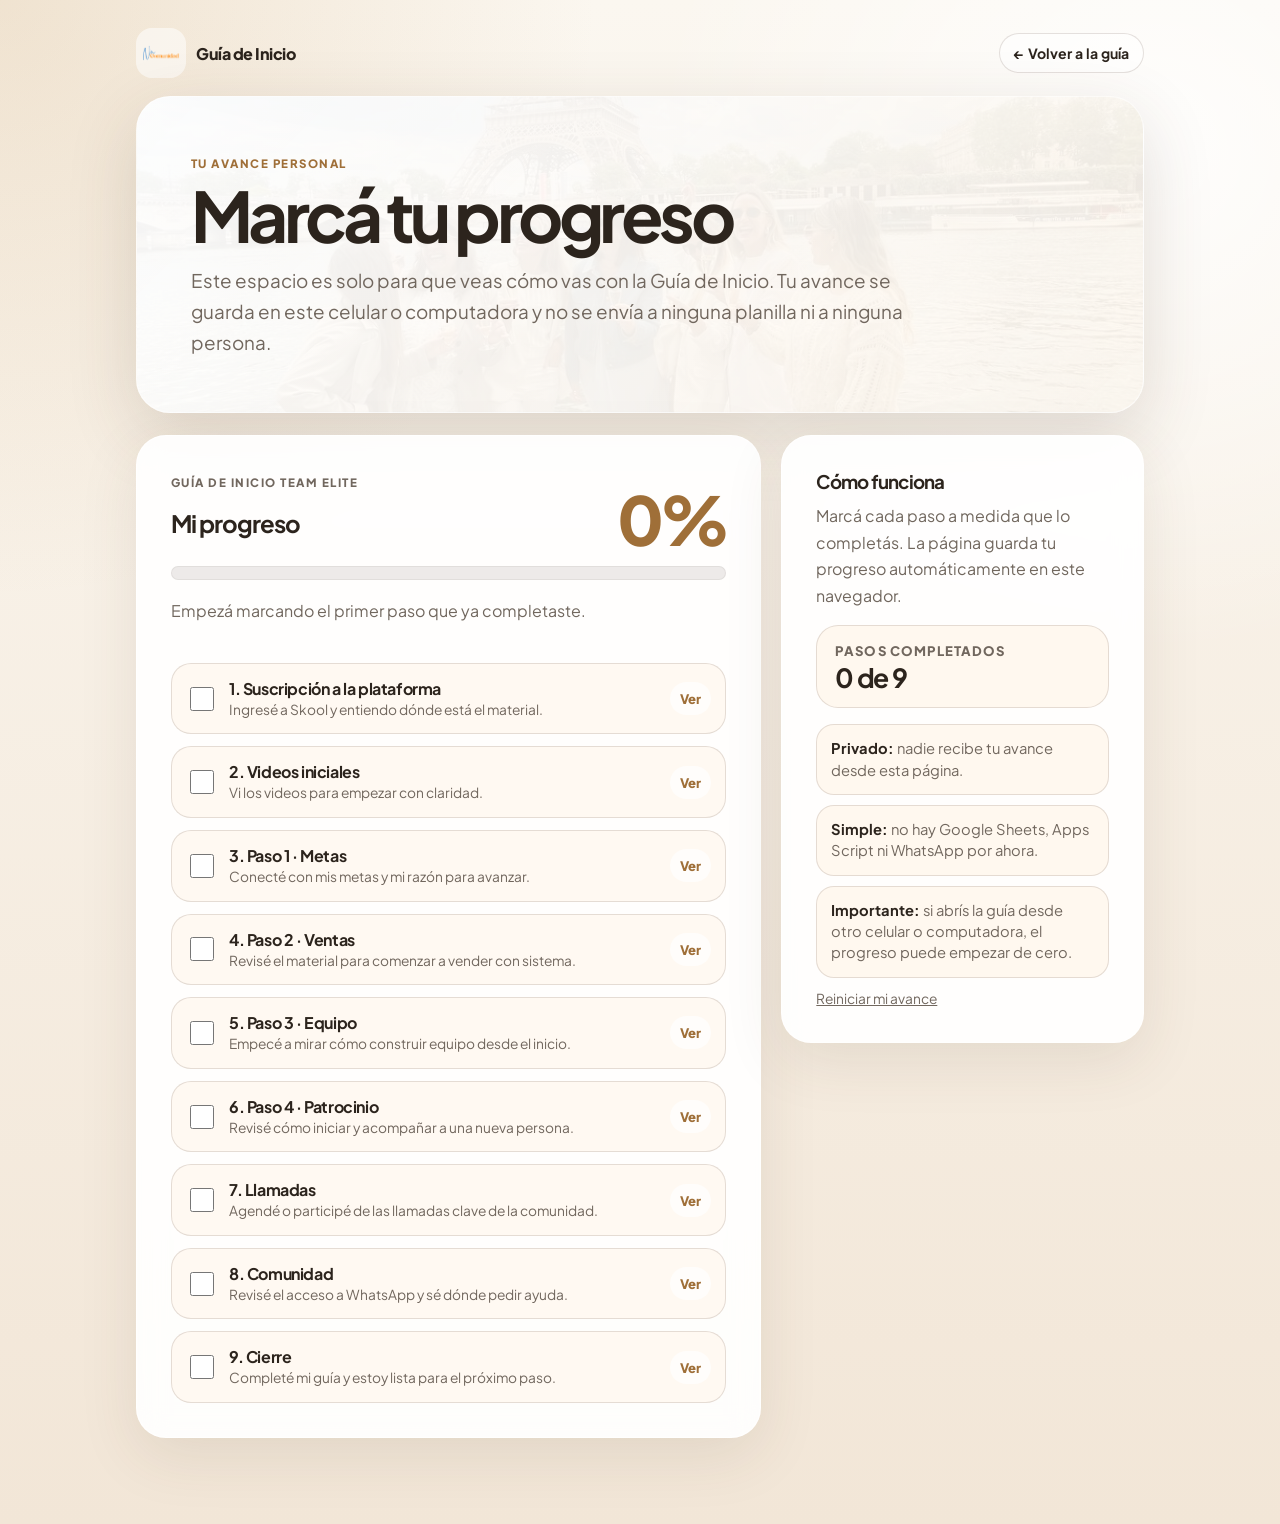
<file: guia-team-elite-github-pages-avance-simple-v8/avance.html>
<!DOCTYPE html>
<html lang="es">
<head>
  <meta charset="UTF-8">
  <meta name="viewport" content="width=device-width, initial-scale=1.0">
  <meta name="description" content="Avance personal para la Guía de Inicio Team Elite.">
  <title>Mi avance · Guía de Inicio Team Elite</title>
  <link rel="preconnect" href="https://fonts.googleapis.com">
  <link rel="preconnect" href="https://fonts.gstatic.com" crossorigin>
  <link href="https://fonts.googleapis.com/css2?family=Plus+Jakarta+Sans:wght@400;500;600;700;800&display=swap" rel="stylesheet">
  <link rel="stylesheet" href="css/reset.css">
  <link rel="stylesheet" href="css/layout.css">
  <link rel="stylesheet" href="css/components.css">
  <link rel="stylesheet" href="css/animations.css">
  <style>
    :root {
      --avance-card: rgba(255, 255, 255, 0.92);
      --avance-ink: #2c241d;
      --avance-muted: #71675e;
      --avance-line: rgba(92, 73, 55, 0.16);
      --avance-gold: #c89b5f;
      --avance-gold-dark: #9f6f38;
      --avance-soft: #fff8ef;
      --avance-green: #2f7a4d;
      --avance-shadow: 0 22px 70px rgba(80, 58, 35, 0.16);
    }

    body {
      background:
        radial-gradient(circle at top left, rgba(200, 155, 95, 0.22), transparent 30%),
        radial-gradient(circle at 90% 10%, rgba(255, 255, 255, 0.85), transparent 28%),
        linear-gradient(180deg, #fbf7f0 0%, #f2e6d7 100%);
      color: var(--avance-ink);
    }

    .avance-shell {
      width: min(100%, 1040px);
      margin: 0 auto;
      min-height: 100vh;
      padding: 28px 16px 86px;
    }

    .avance-topbar {
      display: flex;
      align-items: center;
      justify-content: space-between;
      gap: 16px;
      margin-bottom: 18px;
    }

    .avance-logo,
    .avance-back {
      color: inherit;
      text-decoration: none;
    }

    .avance-logo {
      display: inline-flex;
      align-items: center;
      gap: 10px;
      font-weight: 800;
      letter-spacing: -0.03em;
    }

    .avance-logo img {
      width: 50px;
      height: 50px;
      object-fit: contain;
      border-radius: 16px;
      background: rgba(255,255,255,0.55);
      padding: 4px;
    }

    .avance-back {
      font-size: 0.88rem;
      font-weight: 700;
      padding: 10px 14px;
      border: 1px solid var(--avance-line);
      border-radius: 999px;
      background: rgba(255, 255, 255, 0.52);
    }

    .avance-hero {
      position: relative;
      overflow: hidden;
      border-radius: 34px;
      padding: clamp(26px, 5vw, 54px);
      background:
        linear-gradient(135deg, rgba(255,255,255,0.96), rgba(255,248,239,0.92)),
        url('assets/community/community-03.jpg') center/cover;
      box-shadow: var(--avance-shadow);
      border: 1px solid rgba(255,255,255,0.65);
    }

    .avance-kicker {
      display: inline-flex;
      align-items: center;
      gap: 8px;
      margin-bottom: 12px;
      color: var(--avance-gold-dark);
      text-transform: uppercase;
      font-size: 0.72rem;
      font-weight: 800;
      letter-spacing: 0.13em;
    }

    .avance-hero h1 {
      margin: 0;
      font-size: clamp(2.1rem, 7vw, 4.35rem);
      line-height: 0.92;
      letter-spacing: -0.065em;
      max-width: 780px;
    }

    .avance-hero p {
      margin-top: 18px;
      max-width: 720px;
      color: var(--avance-muted);
      font-size: clamp(1rem, 2.4vw, 1.18rem);
      line-height: 1.65;
    }

    .avance-grid {
      display: grid;
      grid-template-columns: minmax(0, 1fr) minmax(280px, 0.58fr);
      gap: 20px;
      margin-top: 22px;
      align-items: start;
    }

    .avance-card {
      background: var(--avance-card);
      border: 1px solid rgba(255,255,255,0.65);
      border-radius: 30px;
      box-shadow: 0 18px 60px rgba(80, 58, 35, 0.10);
      padding: clamp(20px, 4vw, 34px);
      backdrop-filter: blur(14px);
    }

    .avance-card h2,
    .avance-card h3 {
      margin: 0 0 10px;
      letter-spacing: -0.04em;
    }

    .avance-card p {
      color: var(--avance-muted);
      line-height: 1.65;
      margin: 0 0 16px;
    }

    .progress-card {
      display: grid;
      gap: 18px;
    }

    .progress-head {
      display: flex;
      align-items: flex-end;
      justify-content: space-between;
      gap: 12px;
    }

    .progress-number {
      font-size: clamp(2.3rem, 8vw, 4.2rem);
      line-height: 0.88;
      font-weight: 800;
      letter-spacing: -0.07em;
      color: var(--avance-gold-dark);
    }

    .progress-track {
      height: 14px;
      border-radius: 999px;
      overflow: hidden;
      background: rgba(142, 133, 122, 0.16);
      border: 1px solid rgba(142, 133, 122, 0.12);
    }

    .progress-fill {
      width: 0%;
      height: 100%;
      border-radius: inherit;
      background: linear-gradient(90deg, var(--avance-gold), var(--avance-gold-dark));
      transition: width .28s ease;
    }

    .step-list {
      display: grid;
      gap: 12px;
      margin-top: 4px;
    }

    .step-item {
      display: grid;
      grid-template-columns: auto 1fr auto;
      align-items: center;
      gap: 12px;
      padding: 14px;
      border-radius: 20px;
      background: rgba(255, 248, 239, 0.78);
      border: 1px solid var(--avance-line);
      cursor: pointer;
      transition: transform .2s ease, background .2s ease, border-color .2s ease;
    }

    .step-item:hover {
      transform: translateY(-1px);
      border-color: rgba(200, 155, 95, 0.34);
    }

    .step-item.is-done {
      background: rgba(231, 246, 236, 0.84);
      border-color: rgba(47, 122, 77, 0.18);
    }

    .step-check {
      width: 24px;
      height: 24px;
      accent-color: var(--avance-green);
      cursor: pointer;
    }

    .step-title {
      display: grid;
      gap: 2px;
    }

    .step-title strong {
      letter-spacing: -0.025em;
      color: var(--avance-ink);
    }

    .step-title span {
      color: var(--avance-muted);
      font-size: 0.86rem;
      line-height: 1.35;
    }

    .step-link {
      color: var(--avance-gold-dark);
      text-decoration: none;
      font-size: 0.82rem;
      font-weight: 800;
      padding: 8px 10px;
      border-radius: 999px;
      background: rgba(255, 255, 255, 0.66);
      white-space: nowrap;
    }

    .final-box {
      display: none;
      margin-top: 20px;
      padding: clamp(18px, 4vw, 28px);
      border-radius: 28px;
      background: linear-gradient(135deg, rgba(231,246,236,0.96), rgba(255,255,255,0.9));
      border: 1px solid rgba(47, 122, 77, 0.20);
      box-shadow: 0 18px 52px rgba(47, 122, 77, 0.11);
    }

    .final-box.is-visible {
      display: grid;
      gap: 12px;
    }

    .final-actions {
      display: flex;
      flex-wrap: wrap;
      gap: 10px;
      margin-top: 4px;
    }

    .final-actions .button {
      min-height: 50px;
    }

    .side-list {
      display: grid;
      gap: 10px;
      margin-top: 16px;
    }

    .side-list li {
      list-style: none;
      padding: 13px 14px;
      border-radius: 18px;
      background: var(--avance-soft);
      border: 1px solid var(--avance-line);
      color: var(--avance-muted);
      font-size: 0.92rem;
      line-height: 1.45;
    }

    .side-list strong {
      color: var(--avance-ink);
    }

    .reset-link {
      border: 0;
      background: transparent;
      color: var(--avance-muted);
      text-decoration: underline;
      cursor: pointer;
      font: inherit;
      font-size: 0.86rem;
      padding: 0;
      margin-top: 12px;
    }

    .mini-stat {
      display: grid;
      gap: 6px;
      padding: 16px 18px;
      border-radius: 22px;
      background: var(--avance-soft);
      border: 1px solid var(--avance-line);
      margin: 16px 0 12px;
    }

    .mini-stat span {
      color: var(--avance-muted);
      font-size: 0.82rem;
      font-weight: 800;
      text-transform: uppercase;
      letter-spacing: 0.08em;
    }

    .mini-stat strong {
      color: var(--avance-ink);
      font-size: 1.65rem;
      letter-spacing: -0.05em;
      line-height: 1;
    }

    @media (max-width: 820px) {
      .avance-topbar {
        align-items: flex-start;
        flex-direction: column;
      }

      .avance-grid {
        grid-template-columns: 1fr;
      }

      .avance-hero {
        border-radius: 26px;
      }

      .avance-back,
      .final-actions .button {
        width: 100%;
        justify-content: center;
        text-align: center;
      }

      .step-item {
        grid-template-columns: auto 1fr;
      }

      .step-link {
        grid-column: 2;
        width: fit-content;
      }
    }
  </style>
</head>
<body>
  <div class="avance-shell">
    <div class="avance-topbar">
      <a class="avance-logo" href="index.html" aria-label="Volver a la guía">
        <img src="assets/logo-nu-comunidad-transparent.png" alt="Nu Comunidad">
        <span>Guía de Inicio</span>
      </a>
      <a class="avance-back" href="index.html">← Volver a la guía</a>
    </div>

    <header class="avance-hero">
      <span class="avance-kicker">Tu avance personal</span>
      <h1>Marcá tu progreso</h1>
      <p>Este espacio es solo para que veas cómo vas con la Guía de Inicio. Tu avance se guarda en este celular o computadora y no se envía a ninguna planilla ni a ninguna persona.</p>
    </header>

    <div class="avance-grid">
      <main class="avance-card progress-card" aria-labelledby="progress-title">
        <div class="progress-head">
          <div>
            <p class="avance-kicker">Guía de Inicio Team Elite</p>
            <h2 id="progress-title">Mi progreso</h2>
          </div>
          <strong class="progress-number" id="progress-number">0%</strong>
        </div>

        <div class="progress-track" aria-hidden="true">
          <div class="progress-fill" id="progress-fill"></div>
        </div>

        <p id="progress-copy">Empezá marcando el primer paso que ya completaste.</p>

        <div class="step-list" id="step-list"></div>

        <div class="final-box" id="final-box" aria-live="polite">
          <h2>🎉 ¡Felicitaciones!</h2>
          <p>Completaste todos los pasos de la Guía de Inicio. Tu avance queda guardado en este dispositivo para que puedas volver a verlo cuando quieras.</p>
          <div class="final-actions">
            <a class="button button--primary" href="index.html">Volver a la guía</a>
          </div>
        </div>
      </main>

      <aside class="avance-card">
        <h3>Cómo funciona</h3>
        <p>Marcá cada paso a medida que lo completás. La página guarda tu progreso automáticamente en este navegador.</p>

        <div class="mini-stat">
          <span>Pasos completados</span>
          <strong id="steps-count">0 de 9</strong>
        </div>

        <ul class="side-list">
          <li><strong>Privado:</strong> nadie recibe tu avance desde esta página.</li>
          <li><strong>Simple:</strong> no hay Google Sheets, Apps Script ni WhatsApp por ahora.</li>
          <li><strong>Importante:</strong> si abrís la guía desde otro celular o computadora, el progreso puede empezar de cero.</li>
        </ul>

        <button class="reset-link" id="reset-progress" type="button">Reiniciar mi avance</button>
      </aside>
    </div>
  </div>

  <script>
    const STEPS = [
      { id: "plataforma", title: "Suscripción a la plataforma", detail: "Ingresé a Skool y entiendo dónde está el material.", href: "index.html#plataforma" },
      { id: "videos", title: "Videos iniciales", detail: "Vi los videos para empezar con claridad.", href: "index.html#videos-iniciales" },
      { id: "metas", title: "Paso 1 · Metas", detail: "Conecté con mis metas y mi razón para avanzar.", href: "index.html#metas" },
      { id: "ventas", title: "Paso 2 · Ventas", detail: "Revisé el material para comenzar a vender con sistema.", href: "index.html#ventas" },
      { id: "equipo", title: "Paso 3 · Equipo", detail: "Empecé a mirar cómo construir equipo desde el inicio.", href: "index.html#equipo" },
      { id: "patrocinio", title: "Paso 4 · Patrocinio", detail: "Revisé cómo iniciar y acompañar a una nueva persona.", href: "index.html#patrocinio" },
      { id: "llamadas", title: "Llamadas", detail: "Agendé o participé de las llamadas clave de la comunidad.", href: "index.html#llamadas" },
      { id: "comunidad", title: "Comunidad", detail: "Revisé el acceso a WhatsApp y sé dónde pedir ayuda.", href: "index.html#whatsapp" },
      { id: "cierre", title: "Cierre", detail: "Completé mi guía y estoy lista para el próximo paso.", href: "index.html#cierre" }
    ];

    const PROGRESS_KEY = "team_elite_progress_simple_v8";

    const stepList = document.getElementById("step-list");
    const progressNumber = document.getElementById("progress-number");
    const progressFill = document.getElementById("progress-fill");
    const progressCopy = document.getElementById("progress-copy");
    const finalBox = document.getElementById("final-box");
    const resetButton = document.getElementById("reset-progress");
    const stepsCount = document.getElementById("steps-count");

    function readProgress() {
      try {
        return JSON.parse(localStorage.getItem(PROGRESS_KEY) || "{}");
      } catch (error) {
        return {};
      }
    }

    function writeProgress(progress) {
      localStorage.setItem(PROGRESS_KEY, JSON.stringify(progress));
    }

    function escapeHtml(value) {
      return String(value)
        .replace(/&/g, "&amp;")
        .replace(/</g, "&lt;")
        .replace(/>/g, "&gt;")
        .replace(/\"/g, "&quot;")
        .replace(/'/g, "&#039;");
    }

    function renderSteps() {
      const progress = readProgress();
      stepList.innerHTML = STEPS.map((step, index) => {
        const checked = Boolean(progress[step.id]);
        return `
          <label class="step-item ${checked ? "is-done" : ""}" for="step-${step.id}">
            <input class="step-check" id="step-${step.id}" type="checkbox" data-step="${step.id}" ${checked ? "checked" : ""}>
            <span class="step-title">
              <strong>${index + 1}. ${escapeHtml(step.title)}</strong>
              <span>${escapeHtml(step.detail)}</span>
            </span>
            <a class="step-link" href="${step.href}">Ver</a>
          </label>
        `;
      }).join("");
    }

    function renderProgress() {
      const progress = readProgress();
      const completed = STEPS.filter((step) => progress[step.id]).length;
      const percent = Math.round((completed / STEPS.length) * 100);

      progressNumber.textContent = `${percent}%`;
      progressFill.style.width = `${percent}%`;
      stepsCount.textContent = `${completed} de ${STEPS.length}`;

      progressCopy.textContent = completed === 0
        ? "Empezá marcando el primer paso que ya completaste."
        : completed < STEPS.length
          ? `Llevás ${completed} de ${STEPS.length} pasos completados.`
          : "Completaste todos los pasos de la guía.";

      finalBox.classList.toggle("is-visible", completed === STEPS.length);
    }

    stepList.addEventListener("change", (event) => {
      const input = event.target.closest("[data-step]");
      if (!input) return;

      const progress = readProgress();
      progress[input.dataset.step] = input.checked;
      writeProgress(progress);
      renderSteps();
      renderProgress();
    });

    resetButton.addEventListener("click", () => {
      const confirmed = window.confirm("¿Querés reiniciar tu avance en este dispositivo?");
      if (!confirmed) return;
      localStorage.removeItem(PROGRESS_KEY);
      renderSteps();
      renderProgress();
    });

    renderSteps();
    renderProgress();
  </script>
</body>
</html>
</file>
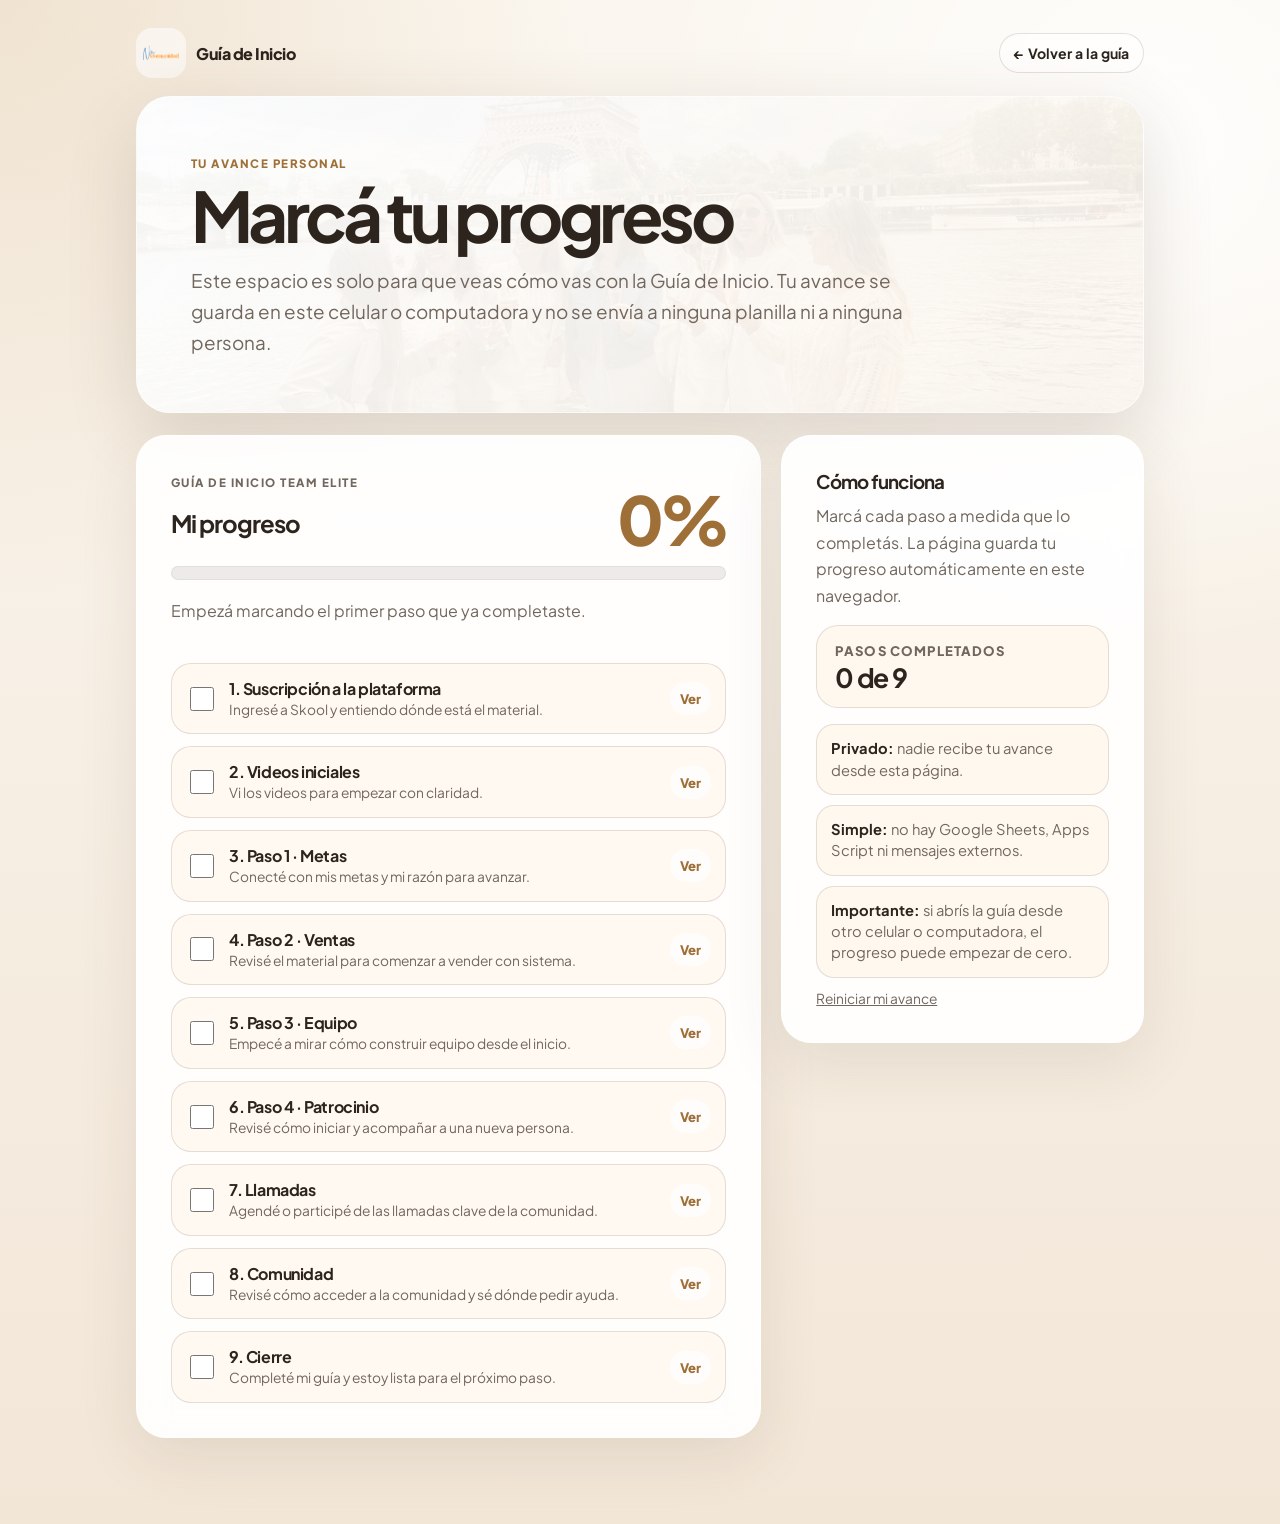
<file: guia-team-elite-github-pages-avance-simple-v9/avance.html>
<!DOCTYPE html>
<html lang="es">
<head>
  <meta charset="UTF-8">
  <meta name="viewport" content="width=device-width, initial-scale=1.0">
  <meta name="description" content="Avance personal para la Guía de Inicio Team Elite.">
  <title>Mi avance · Guía de Inicio Team Elite</title>
  <link rel="preconnect" href="https://fonts.googleapis.com">
  <link rel="preconnect" href="https://fonts.gstatic.com" crossorigin>
  <link href="https://fonts.googleapis.com/css2?family=Plus+Jakarta+Sans:wght@400;500;600;700;800&display=swap" rel="stylesheet">
  <link rel="stylesheet" href="css/reset.css?v=9">
  <link rel="stylesheet" href="css/layout.css?v=9">
  <link rel="stylesheet" href="css/components.css?v=9">
  <link rel="stylesheet" href="css/animations.css?v=9">
  <style>
    :root {
      --avance-card: rgba(255, 255, 255, 0.92);
      --avance-ink: #2c241d;
      --avance-muted: #71675e;
      --avance-line: rgba(92, 73, 55, 0.16);
      --avance-gold: #c89b5f;
      --avance-gold-dark: #9f6f38;
      --avance-soft: #fff8ef;
      --avance-green: #2f7a4d;
      --avance-shadow: 0 22px 70px rgba(80, 58, 35, 0.16);
    }

    body {
      background:
        radial-gradient(circle at top left, rgba(200, 155, 95, 0.22), transparent 30%),
        radial-gradient(circle at 90% 10%, rgba(255, 255, 255, 0.85), transparent 28%),
        linear-gradient(180deg, #fbf7f0 0%, #f2e6d7 100%);
      color: var(--avance-ink);
    }

    .avance-shell {
      width: min(100%, 1040px);
      margin: 0 auto;
      min-height: 100vh;
      padding: 28px 16px 86px;
    }

    .avance-topbar {
      display: flex;
      align-items: center;
      justify-content: space-between;
      gap: 16px;
      margin-bottom: 18px;
    }

    .avance-logo,
    .avance-back {
      color: inherit;
      text-decoration: none;
    }

    .avance-logo {
      display: inline-flex;
      align-items: center;
      gap: 10px;
      font-weight: 800;
      letter-spacing: -0.03em;
    }

    .avance-logo img {
      width: 50px;
      height: 50px;
      object-fit: contain;
      border-radius: 16px;
      background: rgba(255,255,255,0.55);
      padding: 4px;
    }

    .avance-back {
      font-size: 0.88rem;
      font-weight: 700;
      padding: 10px 14px;
      border: 1px solid var(--avance-line);
      border-radius: 999px;
      background: rgba(255, 255, 255, 0.52);
    }

    .avance-hero {
      position: relative;
      overflow: hidden;
      border-radius: 34px;
      padding: clamp(26px, 5vw, 54px);
      background:
        linear-gradient(135deg, rgba(255,255,255,0.96), rgba(255,248,239,0.92)),
        url('assets/community/community-03.jpg') center/cover;
      box-shadow: var(--avance-shadow);
      border: 1px solid rgba(255,255,255,0.65);
    }

    .avance-kicker {
      display: inline-flex;
      align-items: center;
      gap: 8px;
      margin-bottom: 12px;
      color: var(--avance-gold-dark);
      text-transform: uppercase;
      font-size: 0.72rem;
      font-weight: 800;
      letter-spacing: 0.13em;
    }

    .avance-hero h1 {
      margin: 0;
      font-size: clamp(2.1rem, 7vw, 4.35rem);
      line-height: 0.92;
      letter-spacing: -0.065em;
      max-width: 780px;
    }

    .avance-hero p {
      margin-top: 18px;
      max-width: 720px;
      color: var(--avance-muted);
      font-size: clamp(1rem, 2.4vw, 1.18rem);
      line-height: 1.65;
    }

    .avance-grid {
      display: grid;
      grid-template-columns: minmax(0, 1fr) minmax(280px, 0.58fr);
      gap: 20px;
      margin-top: 22px;
      align-items: start;
    }

    .avance-card {
      background: var(--avance-card);
      border: 1px solid rgba(255,255,255,0.65);
      border-radius: 30px;
      box-shadow: 0 18px 60px rgba(80, 58, 35, 0.10);
      padding: clamp(20px, 4vw, 34px);
      backdrop-filter: blur(14px);
    }

    .avance-card h2,
    .avance-card h3 {
      margin: 0 0 10px;
      letter-spacing: -0.04em;
    }

    .avance-card p {
      color: var(--avance-muted);
      line-height: 1.65;
      margin: 0 0 16px;
    }

    .progress-card {
      display: grid;
      gap: 18px;
    }

    .progress-head {
      display: flex;
      align-items: flex-end;
      justify-content: space-between;
      gap: 12px;
    }

    .progress-number {
      font-size: clamp(2.3rem, 8vw, 4.2rem);
      line-height: 0.88;
      font-weight: 800;
      letter-spacing: -0.07em;
      color: var(--avance-gold-dark);
    }

    .progress-track {
      height: 14px;
      border-radius: 999px;
      overflow: hidden;
      background: rgba(142, 133, 122, 0.16);
      border: 1px solid rgba(142, 133, 122, 0.12);
    }

    .progress-fill {
      width: 0%;
      height: 100%;
      border-radius: inherit;
      background: linear-gradient(90deg, var(--avance-gold), var(--avance-gold-dark));
      transition: width .28s ease;
    }

    .step-list {
      display: grid;
      gap: 12px;
      margin-top: 4px;
    }

    .step-item {
      display: grid;
      grid-template-columns: auto 1fr auto;
      align-items: center;
      gap: 12px;
      padding: 14px;
      border-radius: 20px;
      background: rgba(255, 248, 239, 0.78);
      border: 1px solid var(--avance-line);
      cursor: pointer;
      transition: transform .2s ease, background .2s ease, border-color .2s ease;
    }

    .step-item:hover {
      transform: translateY(-1px);
      border-color: rgba(200, 155, 95, 0.34);
    }

    .step-item.is-done {
      background: rgba(231, 246, 236, 0.84);
      border-color: rgba(47, 122, 77, 0.18);
    }

    .step-check {
      width: 24px;
      height: 24px;
      accent-color: var(--avance-green);
      cursor: pointer;
    }

    .step-title {
      display: grid;
      gap: 2px;
    }

    .step-title strong {
      letter-spacing: -0.025em;
      color: var(--avance-ink);
    }

    .step-title span {
      color: var(--avance-muted);
      font-size: 0.86rem;
      line-height: 1.35;
    }

    .step-link {
      color: var(--avance-gold-dark);
      text-decoration: none;
      font-size: 0.82rem;
      font-weight: 800;
      padding: 8px 10px;
      border-radius: 999px;
      background: rgba(255, 255, 255, 0.66);
      white-space: nowrap;
    }

    .final-box {
      display: none;
      margin-top: 20px;
      padding: clamp(18px, 4vw, 28px);
      border-radius: 28px;
      background: linear-gradient(135deg, rgba(231,246,236,0.96), rgba(255,255,255,0.9));
      border: 1px solid rgba(47, 122, 77, 0.20);
      box-shadow: 0 18px 52px rgba(47, 122, 77, 0.11);
    }

    .final-box.is-visible {
      display: grid;
      gap: 12px;
    }

    .final-actions {
      display: flex;
      flex-wrap: wrap;
      gap: 10px;
      margin-top: 4px;
    }

    .final-actions .button {
      min-height: 50px;
    }

    .side-list {
      display: grid;
      gap: 10px;
      margin-top: 16px;
    }

    .side-list li {
      list-style: none;
      padding: 13px 14px;
      border-radius: 18px;
      background: var(--avance-soft);
      border: 1px solid var(--avance-line);
      color: var(--avance-muted);
      font-size: 0.92rem;
      line-height: 1.45;
    }

    .side-list strong {
      color: var(--avance-ink);
    }

    .reset-link {
      border: 0;
      background: transparent;
      color: var(--avance-muted);
      text-decoration: underline;
      cursor: pointer;
      font: inherit;
      font-size: 0.86rem;
      padding: 0;
      margin-top: 12px;
    }

    .mini-stat {
      display: grid;
      gap: 6px;
      padding: 16px 18px;
      border-radius: 22px;
      background: var(--avance-soft);
      border: 1px solid var(--avance-line);
      margin: 16px 0 12px;
    }

    .mini-stat span {
      color: var(--avance-muted);
      font-size: 0.82rem;
      font-weight: 800;
      text-transform: uppercase;
      letter-spacing: 0.08em;
    }

    .mini-stat strong {
      color: var(--avance-ink);
      font-size: 1.65rem;
      letter-spacing: -0.05em;
      line-height: 1;
    }

    @media (max-width: 820px) {
      .avance-topbar {
        align-items: flex-start;
        flex-direction: column;
      }

      .avance-grid {
        grid-template-columns: 1fr;
      }

      .avance-hero {
        border-radius: 26px;
      }

      .avance-back,
      .final-actions .button {
        width: 100%;
        justify-content: center;
        text-align: center;
      }

      .step-item {
        grid-template-columns: auto 1fr;
      }

      .step-link {
        grid-column: 2;
        width: fit-content;
      }
    }
  </style>
</head>
<body>
  <div class="avance-shell">
    <div class="avance-topbar">
      <a class="avance-logo" href="index.html" aria-label="Volver a la guía">
        <img src="assets/logo-nu-comunidad-transparent.png" alt="Nu Comunidad">
        <span>Guía de Inicio</span>
      </a>
      <a class="avance-back" href="index.html">← Volver a la guía</a>
    </div>

    <header class="avance-hero">
      <span class="avance-kicker">Tu avance personal</span>
      <h1>Marcá tu progreso</h1>
      <p>Este espacio es solo para que veas cómo vas con la Guía de Inicio. Tu avance se guarda en este celular o computadora y no se envía a ninguna planilla ni a ninguna persona.</p>
    </header>

    <div class="avance-grid">
      <main class="avance-card progress-card" aria-labelledby="progress-title">
        <div class="progress-head">
          <div>
            <p class="avance-kicker">Guía de Inicio Team Elite</p>
            <h2 id="progress-title">Mi progreso</h2>
          </div>
          <strong class="progress-number" id="progress-number">0%</strong>
        </div>

        <div class="progress-track" aria-hidden="true">
          <div class="progress-fill" id="progress-fill"></div>
        </div>

        <p id="progress-copy">Empezá marcando el primer paso que ya completaste.</p>

        <div class="step-list" id="step-list"></div>

        <div class="final-box" id="final-box" aria-live="polite">
          <h2>🎉 ¡Felicitaciones!</h2>
          <p>Completaste todos los pasos de la Guía de Inicio. Tu avance queda guardado en este dispositivo para que puedas volver a verlo cuando quieras.</p>
          <div class="final-actions">
            <a class="button button--primary" href="index.html">Volver a la guía</a>
          </div>
        </div>
      </main>

      <aside class="avance-card">
        <h3>Cómo funciona</h3>
        <p>Marcá cada paso a medida que lo completás. La página guarda tu progreso automáticamente en este navegador.</p>

        <div class="mini-stat">
          <span>Pasos completados</span>
          <strong id="steps-count">0 de 9</strong>
        </div>

        <ul class="side-list">
          <li><strong>Privado:</strong> nadie recibe tu avance desde esta página.</li>
          <li><strong>Simple:</strong> no hay Google Sheets, Apps Script ni mensajes externos.</li>
          <li><strong>Importante:</strong> si abrís la guía desde otro celular o computadora, el progreso puede empezar de cero.</li>
        </ul>

        <button class="reset-link" id="reset-progress" type="button">Reiniciar mi avance</button>
      </aside>
    </div>
  </div>

  <script>
    const STEPS = [
      { id: "plataforma", title: "Suscripción a la plataforma", detail: "Ingresé a Skool y entiendo dónde está el material.", href: "index.html#plataforma" },
      { id: "videos", title: "Videos iniciales", detail: "Vi los videos para empezar con claridad.", href: "index.html#videos-iniciales" },
      { id: "metas", title: "Paso 1 · Metas", detail: "Conecté con mis metas y mi razón para avanzar.", href: "index.html#metas" },
      { id: "ventas", title: "Paso 2 · Ventas", detail: "Revisé el material para comenzar a vender con sistema.", href: "index.html#ventas" },
      { id: "equipo", title: "Paso 3 · Equipo", detail: "Empecé a mirar cómo construir equipo desde el inicio.", href: "index.html#equipo" },
      { id: "patrocinio", title: "Paso 4 · Patrocinio", detail: "Revisé cómo iniciar y acompañar a una nueva persona.", href: "index.html#patrocinio" },
      { id: "llamadas", title: "Llamadas", detail: "Agendé o participé de las llamadas clave de la comunidad.", href: "index.html#llamadas" },
      { id: "comunidad", title: "Comunidad", detail: "Revisé cómo acceder a la comunidad y sé dónde pedir ayuda.", href: "index.html#whatsapp" },
      { id: "cierre", title: "Cierre", detail: "Completé mi guía y estoy lista para el próximo paso.", href: "index.html#cierre" }
    ];

    const PROGRESS_KEY = "team_elite_progress_simple_v8";

    const stepList = document.getElementById("step-list");
    const progressNumber = document.getElementById("progress-number");
    const progressFill = document.getElementById("progress-fill");
    const progressCopy = document.getElementById("progress-copy");
    const finalBox = document.getElementById("final-box");
    const resetButton = document.getElementById("reset-progress");
    const stepsCount = document.getElementById("steps-count");

    function readProgress() {
      try {
        return JSON.parse(localStorage.getItem(PROGRESS_KEY) || "{}");
      } catch (error) {
        return {};
      }
    }

    function writeProgress(progress) {
      localStorage.setItem(PROGRESS_KEY, JSON.stringify(progress));
    }

    function escapeHtml(value) {
      return String(value)
        .replace(/&/g, "&amp;")
        .replace(/</g, "&lt;")
        .replace(/>/g, "&gt;")
        .replace(/\"/g, "&quot;")
        .replace(/'/g, "&#039;");
    }

    function renderSteps() {
      const progress = readProgress();
      stepList.innerHTML = STEPS.map((step, index) => {
        const checked = Boolean(progress[step.id]);
        return `
          <label class="step-item ${checked ? "is-done" : ""}" for="step-${step.id}">
            <input class="step-check" id="step-${step.id}" type="checkbox" data-step="${step.id}" ${checked ? "checked" : ""}>
            <span class="step-title">
              <strong>${index + 1}. ${escapeHtml(step.title)}</strong>
              <span>${escapeHtml(step.detail)}</span>
            </span>
            <a class="step-link" href="${step.href}">Ver</a>
          </label>
        `;
      }).join("");
    }

    function renderProgress() {
      const progress = readProgress();
      const completed = STEPS.filter((step) => progress[step.id]).length;
      const percent = Math.round((completed / STEPS.length) * 100);

      progressNumber.textContent = `${percent}%`;
      progressFill.style.width = `${percent}%`;
      stepsCount.textContent = `${completed} de ${STEPS.length}`;

      progressCopy.textContent = completed === 0
        ? "Empezá marcando el primer paso que ya completaste."
        : completed < STEPS.length
          ? `Llevás ${completed} de ${STEPS.length} pasos completados.`
          : "Completaste todos los pasos de la guía.";

      finalBox.classList.toggle("is-visible", completed === STEPS.length);
    }

    stepList.addEventListener("change", (event) => {
      const input = event.target.closest("[data-step]");
      if (!input) return;

      const progress = readProgress();
      progress[input.dataset.step] = input.checked;
      writeProgress(progress);
      renderSteps();
      renderProgress();
    });

    resetButton.addEventListener("click", () => {
      const confirmed = window.confirm("¿Querés reiniciar tu avance en este dispositivo?");
      if (!confirmed) return;
      localStorage.removeItem(PROGRESS_KEY);
      renderSteps();
      renderProgress();
    });

    renderSteps();
    renderProgress();
  </script>
</body>
</html>
</file>
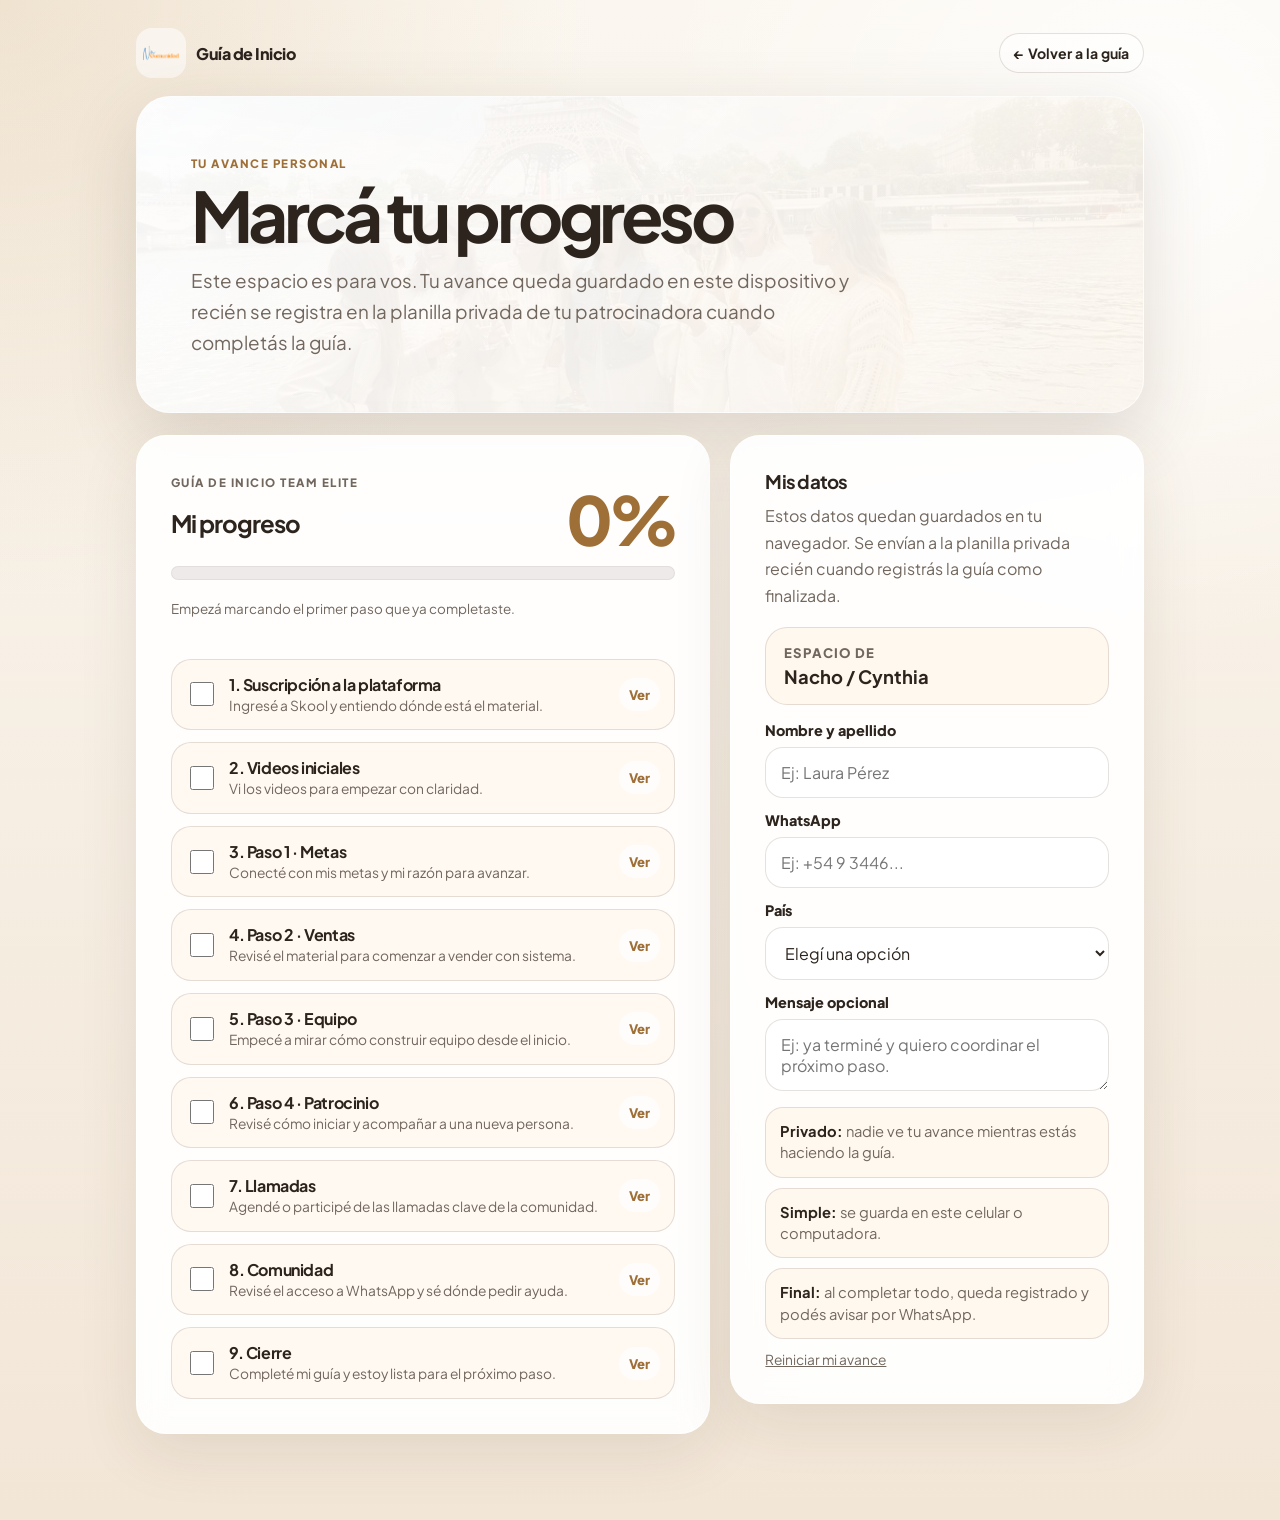
<file: guia-team-elite-github-pages-completa-con-imagenes-v6/avance.html>
<!DOCTYPE html>
<html lang="es">
<head>
  <meta charset="UTF-8">
  <meta name="viewport" content="width=device-width, initial-scale=1.0">
  <meta name="description" content="Avance personal para la Guía de Inicio Team Elite.">
  <title>Mi avance · Guía de Inicio Team Elite</title>
  <link rel="preconnect" href="https://fonts.googleapis.com">
  <link rel="preconnect" href="https://fonts.gstatic.com" crossorigin>
  <link href="https://fonts.googleapis.com/css2?family=Plus+Jakarta+Sans:wght@400;500;600;700;800&display=swap" rel="stylesheet">
  <link rel="stylesheet" href="css/reset.css">
  <link rel="stylesheet" href="css/layout.css">
  <link rel="stylesheet" href="css/components.css">
  <link rel="stylesheet" href="css/animations.css">
  <style>
    :root {
      --avance-card: rgba(255, 255, 255, 0.92);
      --avance-ink: #2c241d;
      --avance-muted: #71675e;
      --avance-line: rgba(92, 73, 55, 0.16);
      --avance-gold: #c89b5f;
      --avance-gold-dark: #9f6f38;
      --avance-soft: #fff8ef;
      --avance-green: #2f7a4d;
      --avance-shadow: 0 22px 70px rgba(80, 58, 35, 0.16);
    }

    body {
      background:
        radial-gradient(circle at top left, rgba(200, 155, 95, 0.22), transparent 30%),
        radial-gradient(circle at 90% 10%, rgba(255, 255, 255, 0.85), transparent 28%),
        linear-gradient(180deg, #fbf7f0 0%, #f2e6d7 100%);
      color: var(--avance-ink);
    }

    .avance-shell {
      width: min(100%, 1040px);
      margin: 0 auto;
      min-height: 100vh;
      padding: 28px 16px 86px;
    }

    .avance-topbar {
      display: flex;
      align-items: center;
      justify-content: space-between;
      gap: 16px;
      margin-bottom: 18px;
    }

    .avance-logo,
    .avance-back {
      color: inherit;
      text-decoration: none;
    }

    .avance-logo {
      display: inline-flex;
      align-items: center;
      gap: 10px;
      font-weight: 800;
      letter-spacing: -0.03em;
    }

    .avance-logo img {
      width: 50px;
      height: 50px;
      object-fit: contain;
      border-radius: 16px;
      background: rgba(255,255,255,0.55);
      padding: 4px;
    }

    .avance-back {
      font-size: 0.88rem;
      font-weight: 700;
      padding: 10px 14px;
      border: 1px solid var(--avance-line);
      border-radius: 999px;
      background: rgba(255, 255, 255, 0.52);
    }

    .avance-hero {
      position: relative;
      overflow: hidden;
      border-radius: 34px;
      padding: clamp(26px, 5vw, 54px);
      background:
        linear-gradient(135deg, rgba(255,255,255,0.96), rgba(255,248,239,0.92)),
        url('assets/community/community-03.jpg') center/cover;
      box-shadow: var(--avance-shadow);
      border: 1px solid rgba(255,255,255,0.65);
    }

    .avance-kicker {
      display: inline-flex;
      align-items: center;
      gap: 8px;
      margin-bottom: 12px;
      color: var(--avance-gold-dark);
      text-transform: uppercase;
      font-size: 0.72rem;
      font-weight: 800;
      letter-spacing: 0.13em;
    }

    .avance-hero h1 {
      margin: 0;
      font-size: clamp(2.1rem, 7vw, 4.35rem);
      line-height: 0.92;
      letter-spacing: -0.065em;
      max-width: 780px;
    }

    .avance-hero p {
      margin-top: 18px;
      max-width: 680px;
      color: var(--avance-muted);
      font-size: clamp(1rem, 2.4vw, 1.18rem);
      line-height: 1.65;
    }

    .avance-grid {
      display: grid;
      grid-template-columns: minmax(0, 1fr) minmax(300px, 0.72fr);
      gap: 20px;
      margin-top: 22px;
      align-items: start;
    }

    .avance-card {
      background: var(--avance-card);
      border: 1px solid rgba(255,255,255,0.65);
      border-radius: 30px;
      box-shadow: 0 18px 60px rgba(80, 58, 35, 0.10);
      padding: clamp(20px, 4vw, 34px);
      backdrop-filter: blur(14px);
    }

    .avance-card h2,
    .avance-card h3 {
      margin: 0 0 10px;
      letter-spacing: -0.04em;
    }

    .avance-card p {
      color: var(--avance-muted);
      line-height: 1.65;
      margin: 0 0 16px;
    }

    .profile-form {
      display: grid;
      gap: 13px;
      margin-top: 16px;
    }

    .field {
      display: grid;
      gap: 8px;
    }

    .field label {
      font-weight: 800;
      font-size: 0.9rem;
      color: var(--avance-ink);
    }

    .field input,
    .field select,
    .field textarea {
      width: 100%;
      border: 1px solid var(--avance-line);
      background: rgba(255, 255, 255, 0.84);
      border-radius: 18px;
      padding: 14px 15px;
      font: inherit;
      color: var(--avance-ink);
      outline: none;
      transition: border-color .2s ease, box-shadow .2s ease, background .2s ease;
    }

    .field input:focus,
    .field select:focus,
    .field textarea:focus {
      border-color: rgba(200, 155, 95, 0.95);
      box-shadow: 0 0 0 4px rgba(200, 155, 95, 0.16);
      background: #fff;
    }

    .progress-card {
      display: grid;
      gap: 18px;
    }

    .progress-head {
      display: flex;
      align-items: flex-end;
      justify-content: space-between;
      gap: 12px;
    }

    .progress-number {
      font-size: clamp(2.3rem, 8vw, 4.2rem);
      line-height: 0.88;
      font-weight: 800;
      letter-spacing: -0.07em;
      color: var(--avance-gold-dark);
    }

    .progress-track {
      height: 14px;
      border-radius: 999px;
      overflow: hidden;
      background: rgba(142, 133, 122, 0.16);
      border: 1px solid rgba(142, 133, 122, 0.12);
    }

    .progress-fill {
      width: 0%;
      height: 100%;
      border-radius: inherit;
      background: linear-gradient(90deg, var(--avance-gold), var(--avance-gold-dark));
      transition: width .28s ease;
    }

    .step-list {
      display: grid;
      gap: 12px;
      margin-top: 4px;
    }

    .step-item {
      display: grid;
      grid-template-columns: auto 1fr auto;
      align-items: center;
      gap: 12px;
      padding: 14px;
      border-radius: 20px;
      background: rgba(255, 248, 239, 0.78);
      border: 1px solid var(--avance-line);
    }

    .step-item.is-done {
      background: rgba(231, 246, 236, 0.84);
      border-color: rgba(47, 122, 77, 0.18);
    }

    .step-check {
      width: 24px;
      height: 24px;
      accent-color: var(--avance-green);
      cursor: pointer;
    }

    .step-title {
      display: grid;
      gap: 2px;
    }

    .step-title strong {
      letter-spacing: -0.025em;
      color: var(--avance-ink);
    }

    .step-title span {
      color: var(--avance-muted);
      font-size: 0.86rem;
      line-height: 1.35;
    }

    .step-link {
      color: var(--avance-gold-dark);
      text-decoration: none;
      font-size: 0.82rem;
      font-weight: 800;
      padding: 8px 10px;
      border-radius: 999px;
      background: rgba(255, 255, 255, 0.66);
      white-space: nowrap;
    }

    .final-box {
      display: none;
      margin-top: 20px;
      padding: clamp(18px, 4vw, 28px);
      border-radius: 28px;
      background: linear-gradient(135deg, rgba(231,246,236,0.96), rgba(255,255,255,0.9));
      border: 1px solid rgba(47, 122, 77, 0.20);
      box-shadow: 0 18px 52px rgba(47, 122, 77, 0.11);
    }

    .final-box.is-visible {
      display: grid;
      gap: 12px;
    }

    .button-row {
      display: flex;
      flex-wrap: wrap;
      gap: 10px;
      margin-top: 6px;
    }

    .button-row .button {
      border: 0;
      cursor: pointer;
      min-height: 52px;
    }

    .button--whatsapp {
      background: #1f8f55;
      color: #fff;
      box-shadow: 0 16px 38px rgba(31, 143, 85, 0.22);
    }

    .button--whatsapp:hover,
    .button--whatsapp:focus-visible {
      color: #fff;
    }

    .status-message {
      display: none;
      padding: 14px 16px;
      border-radius: 18px;
      background: rgba(255, 248, 239, 0.9);
      border: 1px solid var(--avance-line);
      color: var(--avance-muted);
      font-weight: 700;
      line-height: 1.45;
    }

    .status-message.is-visible {
      display: block;
    }

    .small-note {
      font-size: 0.84rem;
      color: var(--avance-muted);
      line-height: 1.55;
    }

    .linea-card {
      margin: 18px 0 8px;
      padding: 16px 18px;
      border-radius: 22px;
      background: var(--avance-soft);
      border: 1px solid var(--avance-line);
      display: grid;
      gap: 4px;
    }

    .linea-card span {
      color: var(--avance-muted);
      font-size: 0.82rem;
      font-weight: 800;
      text-transform: uppercase;
      letter-spacing: 0.08em;
    }

    .linea-card strong {
      color: var(--avance-ink);
      font-size: 1.15rem;
    }

    .side-list {
      display: grid;
      gap: 10px;
      margin-top: 16px;
    }

    .side-list li {
      list-style: none;
      padding: 13px 14px;
      border-radius: 18px;
      background: var(--avance-soft);
      border: 1px solid var(--avance-line);
      color: var(--avance-muted);
      font-size: 0.92rem;
      line-height: 1.45;
    }

    .side-list strong {
      color: var(--avance-ink);
    }

    .reset-link {
      border: 0;
      background: transparent;
      color: var(--avance-muted);
      text-decoration: underline;
      cursor: pointer;
      font: inherit;
      font-size: 0.86rem;
      padding: 0;
      margin-top: 12px;
    }

    @media (max-width: 820px) {
      .avance-topbar {
        align-items: flex-start;
        flex-direction: column;
      }

      .avance-grid {
        grid-template-columns: 1fr;
      }

      .avance-hero {
        border-radius: 26px;
      }

      .avance-back,
      .button-row .button {
        width: 100%;
        justify-content: center;
        text-align: center;
      }

      .step-item {
        grid-template-columns: auto 1fr;
      }

      .step-link {
        grid-column: 2;
        width: fit-content;
      }
    }
  </style>
</head>
<body>
  <div class="avance-shell">
    <div class="avance-topbar">
      <a class="avance-logo" href="index.html" aria-label="Volver a la guía">
        <img src="assets/logo-nu-comunidad-transparent.png" alt="Nu Comunidad">
        <span>Guía de Inicio</span>
      </a>
      <a class="avance-back" href="index.html">← Volver a la guía</a>
    </div>

    <header class="avance-hero">
      <span class="avance-kicker">Tu avance personal</span>
      <h1>Marcá tu progreso</h1>
      <p>Este espacio es para vos. Tu avance queda guardado en este dispositivo y recién se registra en la planilla privada de tu patrocinadora cuando completás la guía.</p>
    </header>

    <div class="avance-grid">
      <main class="avance-card progress-card" aria-labelledby="progress-title">
        <div class="progress-head">
          <div>
            <p class="avance-kicker">Guía de Inicio Team Elite</p>
            <h2 id="progress-title">Mi progreso</h2>
          </div>
          <strong class="progress-number" id="progress-number">0%</strong>
        </div>

        <div class="progress-track" aria-hidden="true">
          <div class="progress-fill" id="progress-fill"></div>
        </div>

        <p class="small-note" id="progress-copy">Empezá marcando el primer paso que ya completaste.</p>

        <div class="step-list" id="step-list"></div>

        <div class="final-box" id="final-box" aria-live="polite">
          <h2>🎉 ¡Felicitaciones!</h2>
          <p>Terminaste tu Guía de Inicio. Ahora podés registrar la finalización y avisarle a tu patrocinadora por WhatsApp.</p>
          <div class="button-row">
            <button class="button button--primary" id="finish-button" type="button">Registrar guía finalizada</button>
            <a class="button button--whatsapp" id="whatsapp-button" href="#" target="_blank" rel="noopener noreferrer">Avisar por WhatsApp</a>
          </div>
          <div class="status-message" id="status-message"></div>
        </div>
      </main>

      <aside class="avance-card">
        <h3>Mis datos</h3>
        <p>Estos datos quedan guardados en tu navegador. Se envían a la planilla privada recién cuando registrás la guía como finalizada.</p>

        <div class="linea-card">
          <span>Espacio de</span>
          <strong id="sponsor-visible">Patrocinadora</strong>
        </div>

        <form class="profile-form" id="profile-form">
          <div class="field">
            <label for="nombre">Nombre y apellido</label>
            <input id="nombre" name="nombre" type="text" autocomplete="name" placeholder="Ej: Laura Pérez" required>
          </div>

          <div class="field">
            <label for="whatsapp">WhatsApp</label>
            <input id="whatsapp" name="whatsapp" type="tel" autocomplete="tel" placeholder="Ej: +54 9 3446..." required>
          </div>

          <div class="field">
            <label for="pais">País</label>
            <select id="pais" name="pais" required>
              <option value="" selected disabled>Elegí una opción</option>
              <option>Argentina</option>
              <option>España</option>
              <option>México</option>
              <option>Chile</option>
              <option>Perú</option>
              <option>Colombia</option>
              <option>Otro</option>
            </select>
          </div>

          <div class="field">
            <label for="comentario">Mensaje opcional</label>
            <textarea id="comentario" name="comentario" placeholder="Ej: ya terminé y quiero coordinar el próximo paso."></textarea>
          </div>
        </form>

        <ul class="side-list">
          <li><strong>Privado:</strong> nadie ve tu avance mientras estás haciendo la guía.</li>
          <li><strong>Simple:</strong> se guarda en este celular o computadora.</li>
          <li><strong>Final:</strong> al completar todo, queda registrado y podés avisar por WhatsApp.</li>
        </ul>

        <button class="reset-link" id="reset-progress" type="button">Reiniciar mi avance</button>
      </aside>
    </div>
  </div>

  <script>
    /*************************************************************
     * CONFIGURACIÓN PARA CADA PATROCINADORA
     * 1) Cambiar SPONSOR_NAME.
     * 2) Cambiar SPONSOR_WHATSAPP por el número con código de país, sin + ni espacios.
     *    Ejemplo Argentina: 5493446000000
     * 3) Pegar la URL del Apps Script cuando esté publicada la Web App.
     *************************************************************/
    const CONFIG = {
      SPONSOR_NAME: "Nacho / Cynthia",
      SPONSOR_WHATSAPP: "PEGAR_WHATSAPP_SIN_SIGNO_MAS",
      GOOGLE_APPS_SCRIPT_URL: "PEGAR_AQUI_URL_DE_GOOGLE_APPS_SCRIPT"
    };

    const STEPS = [
      { id: "plataforma", title: "Suscripción a la plataforma", detail: "Ingresé a Skool y entiendo dónde está el material.", href: "index.html#plataforma" },
      { id: "videos", title: "Videos iniciales", detail: "Vi los videos para empezar con claridad.", href: "index.html#videos-iniciales" },
      { id: "metas", title: "Paso 1 · Metas", detail: "Conecté con mis metas y mi razón para avanzar.", href: "index.html#metas" },
      { id: "ventas", title: "Paso 2 · Ventas", detail: "Revisé el material para comenzar a vender con sistema.", href: "index.html#ventas" },
      { id: "equipo", title: "Paso 3 · Equipo", detail: "Empecé a mirar cómo construir equipo desde el inicio.", href: "index.html#equipo" },
      { id: "patrocinio", title: "Paso 4 · Patrocinio", detail: "Revisé cómo iniciar y acompañar a una nueva persona.", href: "index.html#patrocinio" },
      { id: "llamadas", title: "Llamadas", detail: "Agendé o participé de las llamadas clave de la comunidad.", href: "index.html#llamadas" },
      { id: "comunidad", title: "Comunidad", detail: "Revisé el acceso a WhatsApp y sé dónde pedir ayuda.", href: "index.html#whatsapp" },
      { id: "cierre", title: "Cierre", detail: "Completé mi guía y estoy lista para el próximo paso.", href: "index.html#cierre" }
    ];

    const safeSponsorKey = CONFIG.SPONSOR_NAME.toLowerCase().normalize("NFD").replace(/[\u0300-\u036f]/g, "").replace(/[^a-z0-9]+/g, "_");
    const PROGRESS_KEY = `team_elite_progress_${safeSponsorKey}`;
    const PROFILE_KEY = `team_elite_profile_${safeSponsorKey}`;
    const REGISTER_KEY = `team_elite_final_registered_${safeSponsorKey}`;

    const stepList = document.getElementById("step-list");
    const progressNumber = document.getElementById("progress-number");
    const progressFill = document.getElementById("progress-fill");
    const progressCopy = document.getElementById("progress-copy");
    const finalBox = document.getElementById("final-box");
    const finishButton = document.getElementById("finish-button");
    const whatsappButton = document.getElementById("whatsapp-button");
    const statusMessage = document.getElementById("status-message");
    const resetButton = document.getElementById("reset-progress");
    const profileForm = document.getElementById("profile-form");
    const sponsorVisible = document.getElementById("sponsor-visible");

    sponsorVisible.textContent = CONFIG.SPONSOR_NAME;

    function readJson(key, fallback) {
      try {
        return JSON.parse(localStorage.getItem(key) || JSON.stringify(fallback));
      } catch (error) {
        return fallback;
      }
    }

    function writeJson(key, value) {
      localStorage.setItem(key, JSON.stringify(value));
    }

    function getProgress() {
      return readJson(PROGRESS_KEY, {});
    }

    function setProgress(progress) {
      writeJson(PROGRESS_KEY, progress);
    }

    function getProfile() {
      return readJson(PROFILE_KEY, { nombre: "", whatsapp: "", pais: "", comentario: "" });
    }

    function saveProfileFromForm() {
      const formData = new FormData(profileForm);
      const profile = {
        nombre: (formData.get("nombre") || "").trim(),
        whatsapp: (formData.get("whatsapp") || "").trim(),
        pais: formData.get("pais") || "",
        comentario: (formData.get("comentario") || "").trim()
      };
      writeJson(PROFILE_KEY, profile);
      return profile;
    }

    function loadProfileIntoForm() {
      const profile = getProfile();
      profileForm.nombre.value = profile.nombre || "";
      profileForm.whatsapp.value = profile.whatsapp || "";
      profileForm.pais.value = profile.pais || "";
      profileForm.comentario.value = profile.comentario || "";
    }

    function renderSteps() {
      const progress = getProgress();
      stepList.innerHTML = STEPS.map((step, index) => {
        const checked = Boolean(progress[step.id]);
        return `
          <label class="step-item ${checked ? "is-done" : ""}" for="step-${step.id}">
            <input class="step-check" id="step-${step.id}" type="checkbox" data-step="${step.id}" ${checked ? "checked" : ""}>
            <span class="step-title">
              <strong>${index + 1}. ${escapeHtml(step.title)}</strong>
              <span>${escapeHtml(step.detail)}</span>
            </span>
            <a class="step-link" href="${step.href}">Ver</a>
          </label>
        `;
      }).join("");
    }

    function renderProgress() {
      const progress = getProgress();
      const completed = STEPS.filter((step) => progress[step.id]).length;
      const percent = Math.round((completed / STEPS.length) * 100);
      progressNumber.textContent = `${percent}%`;
      progressFill.style.width = `${percent}%`;
      progressCopy.textContent = completed === 0
        ? "Empezá marcando el primer paso que ya completaste."
        : completed < STEPS.length
          ? `Llevás ${completed} de ${STEPS.length} pasos completados.`
          : "Completaste todos los pasos. Ya podés registrar la guía finalizada.";

      finalBox.classList.toggle("is-visible", completed === STEPS.length);
      updateWhatsAppLink();
      renderRegisteredState();
    }

    function renderRegisteredState() {
      const registeredAt = localStorage.getItem(REGISTER_KEY);
      if (!registeredAt) return;
      finishButton.textContent = "Guía ya registrada";
      finishButton.disabled = true;
      showStatus(`✅ Tu guía ya quedó registrada el ${registeredAt}. Ahora podés avisar por WhatsApp.`, true);
    }

    function escapeHtml(value) {
      return String(value)
        .replace(/&/g, "&amp;")
        .replace(/</g, "&lt;")
        .replace(/>/g, "&gt;")
        .replace(/"/g, "&quot;")
        .replace(/'/g, "&#039;");
    }

    function updateWhatsAppLink() {
      const profile = saveProfileFromForm();
      const phone = String(CONFIG.SPONSOR_WHATSAPP || "").replace(/\D/g, "");
      const name = profile.nombre || "";
      const message = `Hola ${CONFIG.SPONSOR_NAME}! Soy ${name || "una nueva socia"}. Ya terminé mi Guía de Inicio Team Elite ✨`;

      if (!phone || CONFIG.SPONSOR_WHATSAPP.includes("PEGAR")) {
        whatsappButton.href = "#";
        whatsappButton.setAttribute("aria-disabled", "true");
        whatsappButton.title = "Falta configurar el WhatsApp de la patrocinadora en avance.html";
        return;
      }

      whatsappButton.href = `https://wa.me/${phone}?text=${encodeURIComponent(message)}`;
      whatsappButton.removeAttribute("aria-disabled");
      whatsappButton.removeAttribute("title");
    }

    function validateProfile() {
      saveProfileFromForm();
      if (!profileForm.reportValidity()) return false;
      return true;
    }

    async function sendToGoogleSheets(payload) {
      const url = CONFIG.GOOGLE_APPS_SCRIPT_URL;
      const isConfigured = url && !url.includes("PEGAR_AQUI");
      if (!isConfigured) return { mode: "demo" };

      await fetch(url, {
        method: "POST",
        mode: "no-cors",
        headers: { "Content-Type": "text/plain;charset=utf-8" },
        body: JSON.stringify(payload)
      });

      return { mode: "google_sheets" };
    }

    async function finishGuide() {
      const progress = getProgress();
      const completedSteps = STEPS.filter((step) => progress[step.id]);
      if (completedSteps.length !== STEPS.length) {
        showStatus("Todavía falta completar algún paso antes de registrar la guía finalizada.");
        return;
      }

      if (!validateProfile()) {
        showStatus("Completá tus datos para poder registrar la guía finalizada.");
        return;
      }

      const profile = getProfile();
      const now = new Date();
      const payload = {
        fecha: now.toISOString(),
        nombre: profile.nombre,
        whatsapp: profile.whatsapp,
        pais: profile.pais,
        mentora: CONFIG.SPONSOR_NAME,
        estado: "Guía completada",
        porcentaje: 100,
        pasosCompletados: completedSteps.length,
        totalPasos: STEPS.length,
        pasos: completedSteps.map((step) => step.title),
        comentario: profile.comentario || "",
        origen: window.location.href
      };

      finishButton.disabled = true;
      finishButton.textContent = "Registrando...";

      try {
        const result = await sendToGoogleSheets(payload);
        const localTime = now.toLocaleString("es-AR");
        localStorage.setItem(REGISTER_KEY, localTime);
        finishButton.textContent = "Guía ya registrada";
        showStatus(result.mode === "google_sheets"
          ? "✅ Listo. Tu guía finalizada quedó registrada en la planilla privada. Ahora podés avisar por WhatsApp."
          : "✅ Modo prueba: quedó marcada como finalizada en este navegador. Cuando pegues la URL de Apps Script, también se guardará en Google Sheets.", true);
      } catch (error) {
        finishButton.disabled = false;
        finishButton.textContent = "Registrar guía finalizada";
        showStatus("No pude conectar con Google Sheets. Tu avance sigue guardado en este navegador. Revisá la URL de Apps Script si ya la configuraste.");
      }
    }

    function showStatus(text, success = false) {
      statusMessage.textContent = text;
      statusMessage.classList.add("is-visible");
      statusMessage.style.background = success ? "rgba(231, 246, 236, 0.92)" : "rgba(255, 248, 239, 0.92)";
      statusMessage.style.color = success ? "#235233" : "var(--avance-muted)";
    }

    stepList.addEventListener("change", (event) => {
      const input = event.target.closest("[data-step]");
      if (!input) return;
      const progress = getProgress();
      progress[input.dataset.step] = input.checked;
      setProgress(progress);
      localStorage.removeItem(REGISTER_KEY);
      finishButton.disabled = false;
      finishButton.textContent = "Registrar guía finalizada";
      statusMessage.classList.remove("is-visible");
      renderSteps();
      renderProgress();
    });

    profileForm.addEventListener("input", updateWhatsAppLink);
    profileForm.addEventListener("change", updateWhatsAppLink);
    finishButton.addEventListener("click", finishGuide);

    whatsappButton.addEventListener("click", (event) => {
      updateWhatsAppLink();
      const disabled = whatsappButton.getAttribute("aria-disabled") === "true";
      if (disabled) {
        event.preventDefault();
        showStatus("Falta configurar el número de WhatsApp de la patrocinadora dentro de avance.html.");
      }
    });

    resetButton.addEventListener("click", () => {
      const confirmed = window.confirm("¿Querés reiniciar tu avance en este dispositivo?");
      if (!confirmed) return;
      localStorage.removeItem(PROGRESS_KEY);
      localStorage.removeItem(REGISTER_KEY);
      finishButton.disabled = false;
      finishButton.textContent = "Registrar guía finalizada";
      statusMessage.classList.remove("is-visible");
      renderSteps();
      renderProgress();
    });

    loadProfileIntoForm();
    renderSteps();
    renderProgress();
  </script>
</body>
</html>
</file>
<file: css/layout.css>
.page-shell {
  width: 100%;
  min-height: 100vh;
  padding: 18px 0;
}

.app-frame {
  width: min(100%, 430px);
  min-height: calc(100vh - 36px);
  margin: 0 auto;
  background:
    radial-gradient(circle at 15% 0%, rgba(214, 205, 195, 0.16), transparent 30%),
    radial-gradient(circle at 100% 15%, rgba(142, 133, 122, 0.10), transparent 28%),
    linear-gradient(180deg, rgba(255,255,255,0.78), rgba(248,243,236,0.96)),
    var(--bg-app);
  border: 1px solid rgba(142, 133, 122, 0.10);
  box-shadow: var(--shadow-md);
  overflow: hidden;
}

.hero {
  padding: 0;
}

.section {
  padding: 22px 18px;
}

.section + .section {
  border-top: 1px solid rgba(142, 133, 122, 0.10);
  scroll-margin-top: 20px;
}

.section-heading {
  display: grid;
  gap: 8px;
  margin-bottom: 14px;
}

.section-heading--center {
  text-align: center;
  margin-bottom: 22px;
}

.section-heading h2,
.final-card h2 {
  font-family: var(--font-display);
  font-size: clamp(1.65rem, 7vw, 2.35rem);
  font-weight: 700;
  line-height: 0.96;
  letter-spacing: -0.035em;
}

.section-heading p:not(.section-kicker),
.section-lead {
  font-size: 0.97rem;
  line-height: 1.55;
  color: var(--muted);
}

.section-kicker,
.eyebrow,
.hero-slide-kicker {
  color: var(--primary);
  font-size: 0.72rem;
  font-weight: 800;
  letter-spacing: 0.14em;
  text-transform: uppercase;
}

.step-section {
  position: relative;
}

.mini-block {
  display: grid;
  gap: 12px;
  margin-top: 14px;
}

.mini-block h3 {
  font-size: 0.92rem;
  letter-spacing: -0.02em;
}

.site-footer {
  display: grid;
  gap: 12px;
  padding: 26px 18px 112px;
  color: var(--muted);
  font-size: 0.78rem;
  text-align: center;
}

.site-footer nav {
  display: flex;
  justify-content: center;
  gap: 14px;
  flex-wrap: wrap;
}

.site-footer a {
  color: var(--primary);
  font-weight: 700;
}

@media (max-width: 500px) {
  .page-shell {
    padding: 0;
  }

  .app-frame {
    width: 100%;
    min-height: 100vh;
    border: 0;
    box-shadow: none;
  }

  .section {
    padding: 22px 16px;
  }
}

@media (min-width: 900px) {
  .page-shell {
    padding: 28px 0;
  }

  .app-frame {
    border-radius: 34px;
  }
}
</file>
<file: css/components.css>
.hero-slider {
  position: relative;
  min-height: 590px;
  overflow: hidden;
  background: linear-gradient(180deg, #f8f5f0 0%, #f0ebe5 52%, #e9e3db 100%);
  isolation: isolate;
}

.hero-slider::before,
.hero-slider::after {
  content: "";
  position: absolute;
  inset: auto;
  border-radius: 999px;
  filter: blur(26px);
  z-index: 0;
  pointer-events: none;
}

.hero-slider::before {
  width: 170px;
  height: 170px;
  top: 64px;
  left: 50%;
  transform: translateX(-50%);
  background: rgba(255, 255, 255, 0.85);
}

.hero-slider::after {
  width: 210px;
  height: 210px;
  bottom: 110px;
  right: -20px;
  background: rgba(142, 133, 122, 0.10);
}

.hero-track {
  position: relative;
  min-height: 590px;
}

.hero-slide {
  position: absolute;
  inset: 0;
  display: block;
  opacity: 0;
  pointer-events: none;
  transform: translateX(16px) scale(0.985);
  transition: opacity 760ms cubic-bezier(0.22, 1, 0.36, 1), transform 760ms cubic-bezier(0.22, 1, 0.36, 1);
  background:
    radial-gradient(circle at top right, rgba(142, 133, 122, 0.09), transparent 36%),
    radial-gradient(circle at 14% 14%, rgba(255, 255, 255, 0.82), transparent 24%),
    linear-gradient(180deg, rgba(248, 245, 240, 0.98) 0%, rgba(238, 232, 225, 0.98) 100%);
}

.hero-slide.is-active {
  opacity: 1;
  pointer-events: auto;
  transform: translateX(0) scale(1);
}

.hero-image-wrap {
  width: 100%;
  height: 100%;
  display: flex;
  align-items: center;
  justify-content: center;
  position: relative;
  z-index: 1;
}

.hero-image-wrap--full {
  padding: 24px 24px 120px;
}

.hero-image-wrap img {
  width: 100%;
  height: 100%;
  max-height: 455px;
  object-fit: contain;
  filter: drop-shadow(0 18px 30px rgba(48, 42, 35, 0.14));
  transform: scale(1.01);
  transform-origin: center center;
  animation: heroFloat 5.2s ease-in-out infinite;
}

.hero-overlay-actions {
  position: absolute;
  left: 0;
  right: 0;
  bottom: 0;
  z-index: 4;
  display: grid;
  gap: 12px;
  padding: 0 16px 18px;
  align-items: end;
}

.hero-start-button {
  background: rgba(255, 255, 255, 0.98);
  justify-content: center;
  min-height: 88px;
  line-height: 0.9;
}

.placeholder-box {
  position: relative;
  display: grid;
  place-items: center;
  gap: 8px;
  min-height: 180px;
  padding: 20px;
  border: 1.5px dashed rgba(175, 62, 197, 0.38);
  border-radius: var(--radius-lg);
  color: var(--primary);
  background:
    linear-gradient(135deg, rgba(244, 223, 253, 0.72), rgba(255, 255, 255, 0.78)),
    repeating-linear-gradient(-45deg, rgba(175, 62, 197, 0.06) 0 8px, transparent 8px 16px);
  text-align: center;
  overflow: hidden;
}

.placeholder-box--small {
  min-height: 130px;
  border-radius: var(--radius-md);
  font-size: 0.82rem;
}

.button {
  display: inline-flex;
  width: 100%;
  min-height: 62px;
  align-items: center;
  justify-content: flex-start;
  gap: 12px;
  padding: 14px 16px;
  border-radius: 14px;
  border: 1.5px solid var(--border-strong);
  background: #fff;
  color: var(--text);
  font-size: 0.98rem;
  font-weight: 800;
  text-align: left;
  line-height: 1.18;
  box-shadow: var(--shadow-button);
  font-family: var(--font-body);
  font-weight: 700;
  transition: transform var(--transition), box-shadow var(--transition), background var(--transition), border-color var(--transition), color var(--transition);
}

.button:hover {
  transform: translateY(-2px);
  box-shadow: 0 5px 0 rgba(142, 133, 122, 0.88), 0 14px 24px rgba(48, 42, 35, 0.14);
}

.button:active {
  transform: translateY(1px);
  box-shadow: 0 2px 0 rgba(142, 133, 122, 0.88), 0 6px 16px rgba(48, 42, 35, 0.12);
}

.button--compact {
  min-height: 54px;
  justify-content: center;
}

.button--primary {
  background: linear-gradient(180deg, #fff, #f7f3ee);
}

.button--outline {
  background: #fff;
}

.button--light {
  border-color: rgba(255, 255, 255, 0.72);
  background: rgba(255, 255, 255, 0.94);
  color: var(--primary-dark);
  box-shadow: none;
}

.button--light:hover {
  box-shadow: none;
}

.button-icon {
  flex: 0 0 auto;
  width: 26px;
  height: 26px;
  display: grid;
  place-items: center;
  border-radius: 8px;
  color: var(--primary);
  font-size: 1rem;
  font-weight: 800;
}

.button-icon--skool {
  width: 28px;
  height: 28px;
  border-radius: 999px;
  border: 2px solid rgba(0, 0, 0, 0.16);
  background: #fff;
  color: var(--primary-dark);
  font-size: 0.86rem;
  font-weight: 900;
  text-transform: lowercase;
}

.card,
.feature-card,
.schedule-card,
.final-card,
.skool-cta {
  border: 1px solid var(--border);
  border-radius: var(--radius-md);
  background: rgba(255, 255, 255, 0.86);
  box-shadow: var(--shadow-sm);
}

.card {
  display: grid;
  gap: 12px;
  padding: 17px;
  font-size: 0.96rem;
  line-height: 1.55;
  color: var(--muted);
}

.card--soft {
  background: linear-gradient(135deg, rgba(250, 246, 253, 0.96), rgba(255, 255, 255, 0.96));
}

.card--highlight {
  border-color: rgba(175, 62, 197, 0.18);
  background: linear-gradient(135deg, rgba(245, 235, 251, 0.92), rgba(255, 255, 255, 0.96));
  color: var(--text);
  font-weight: 650;
}

.strong-text {
  color: var(--text);
  font-weight: 850;
}

.stack-title {
  display: grid;
  gap: 4px;
  font-family: var(--font-display);
  text-transform: uppercase;
  font-size: clamp(1.7rem, 6.2vw, 2.25rem);
  font-weight: 700;
  line-height: 0.9;
  letter-spacing: -0.035em;
}

.stack-title__top {
  color: var(--text);
}

.stack-title__bottom {
  color: var(--muted-2);
}

.feature-card {
  display: grid;
  gap: 15px;
  padding: 18px;
  margin-bottom: 16px;
}

.feature-card h3 {
  font-size: 1rem;
}

.check-list {
  display: grid;
  gap: 10px;
  list-style: none;
}

.check-list li {
  position: relative;
  padding-left: 28px;
  color: var(--muted);
  line-height: 1.4;
}

.check-list li::before {
  content: "✓";
  position: absolute;
  left: 0;
  top: 0;
  color: var(--primary);
  font-weight: 900;
}

.check-list--inside {
  margin: 8px 0;
}

.link-stack {
  display: grid;
  gap: 16px;
}

.step-badge {
  display: inline-flex;
  width: fit-content;
  align-items: center;
  padding: 7px 10px;
  margin-bottom: 10px;
  border-radius: 999px;
  background: var(--surface-strong);
  color: var(--primary-dark);
  font-size: 0.72rem;
  font-weight: 900;
  text-transform: uppercase;
  letter-spacing: 0.12em;
}

.accordion {
  margin-top: 12px;
  border: 1px solid var(--border);
  border-radius: 18px;
  overflow: hidden;
  background: rgba(255, 255, 255, 0.86);
  box-shadow: var(--shadow-sm);
}

.accordion-trigger {
  width: 100%;
  min-height: 56px;
  display: flex;
  align-items: center;
  justify-content: space-between;
  gap: 12px;
  padding: 14px 16px;
  border: 0;
  background: transparent;
  color: var(--text);
  cursor: pointer;
  font-weight: 850;
  text-align: left;
}

.accordion-icon {
  width: 28px;
  height: 28px;
  display: grid;
  place-items: center;
  flex: 0 0 auto;
  border-radius: 999px;
  background: var(--surface-soft);
  color: var(--primary);
  transition: transform var(--transition);
}

.accordion-trigger[aria-expanded="true"] .accordion-icon {
  transform: rotate(45deg);
}

.button--video {
  position: relative;
  overflow: hidden;
}

.button--video::after {
  content: "";
  position: absolute;
  inset: 0;
  background: linear-gradient(90deg, rgba(142, 133, 122, 0.08), rgba(181, 138, 98, 0));
  opacity: 0;
  transition: opacity var(--transition);
}

.button--video:hover::after,
.button--video:focus-visible::after {
  opacity: 1;
}

.button--video:hover .button-icon,
.button--video:focus-visible .button-icon {
  transform: scale(1.08);
}

.button--video .button-icon {
  transition: transform var(--transition), box-shadow var(--transition);
}

.accordion-panel {
  max-height: 0;
  overflow: hidden;
  transition: max-height 420ms cubic-bezier(0.22, 1, 0.36, 1);
}

.accordion-inner {
  display: grid;
  gap: 16px;
  padding: 2px 16px 18px;
  color: var(--muted);
  font-size: 0.98rem;
  line-height: 1.72;
}

.scroll-progress {
  position: fixed;
  top: 0;
  left: 50%;
  transform: translateX(-50%);
  z-index: 30;
  width: min(100%, 430px);
  height: 4px;
  background: rgba(175, 62, 197, 0.10);
  overflow: hidden;
}

.scroll-progress__bar {
  display: block;
  width: 0%;
  height: 100%;
  border-radius: 999px;
  background: linear-gradient(90deg, #bcb2a8 0%, #8e857a 100%);
  box-shadow: 0 0 14px rgba(142, 133, 122, 0.28);
  transition: width 120ms linear;
}


.schedule-card {
  padding: 17px;
  margin-bottom: 12px;
}

.schedule-card h3 {
  margin-bottom: 12px;
  font-size: 1rem;
}

.schedule-card ul {
  display: grid;
  gap: 8px;
  list-style: none;
}

.schedule-card li {
  display: flex;
  align-items: center;
  justify-content: space-between;
  gap: 12px;
  padding: 8px 0;
  border-bottom: 1px solid rgba(175, 62, 197, 0.09);
  color: var(--muted);
  font-size: 0.9rem;
}

.schedule-card li:last-child {
  border-bottom: 0;
}

.schedule-card strong {
  color: var(--primary-dark);
  white-space: nowrap;
}

.zoom-card {
  margin-top: 12px;
}

.zoom-data {
  display: grid;
  gap: 7px;
  padding: 12px;
  border-radius: var(--radius-sm);
  background: var(--surface-soft);
  color: var(--text);
}

.zoom-data p {
  display: grid;
  gap: 2px;
  line-height: 1.25;
}

.zoom-data span {
  color: var(--muted);
  font-size: 0.74rem;
  text-transform: uppercase;
  letter-spacing: 0.08em;
  font-weight: 850;
}

.skool-cta {
  display: grid;
  gap: 16px;
  margin-top: 18px;
  padding: 20px;
  text-align: center;
}

.placeholder-grid {
  display: grid;
  grid-template-columns: 1fr;
  gap: 10px;
  margin-bottom: 14px;
}


.community-gallery {
  display: grid;
  gap: 12px;
  margin-bottom: 18px;
}

.community-gallery__kicker {
  color: var(--primary);
  font-size: 0.78rem;
  font-weight: 900;
  letter-spacing: 0.14em;
  text-transform: uppercase;
}

.community-marquee {
  position: relative;
  overflow: hidden;
  padding: 8px 0 6px;
}

.community-marquee::before,
.community-marquee::after {
  content: "";
  position: absolute;
  top: 0;
  bottom: 0;
  width: 32px;
  z-index: 2;
  pointer-events: none;
}

.community-marquee::before {
  left: 0;
  background: linear-gradient(90deg, rgba(252, 248, 255, 1), rgba(252, 248, 255, 0));
}

.community-marquee::after {
  right: 0;
  background: linear-gradient(270deg, rgba(252, 248, 255, 1), rgba(252, 248, 255, 0));
}

.community-marquee__track {
  display: flex;
  gap: 14px;
  width: max-content;
  animation: communityScroll 28s linear infinite;
}

.community-marquee:hover .community-marquee__track {
  animation-play-state: paused;
}

.community-photo-card {
  flex: 0 0 auto;
  width: 156px;
  aspect-ratio: 4 / 5;
  overflow: hidden;
  border-radius: 20px;
  background: #fff;
  border: 1px solid rgba(142, 133, 122, 0.14);
  box-shadow: 0 12px 26px rgba(48, 42, 35, 0.10);
  transform-origin: center center;
}

.community-photo-card:nth-child(odd) {
  transform: rotate(-2deg);
}

.community-photo-card:nth-child(even) {
  transform: rotate(2deg);
}

.community-photo-card img {
  width: 100%;
  height: 100%;
  object-fit: cover;
  display: block;
  transition: transform 300ms ease;
}

.community-photo-card:hover img {
  transform: scale(1.04);
}

@media (max-width: 500px) {
  .community-photo-card {
    width: 144px;
    border-radius: 18px;
  }

  .community-marquee__track {
    gap: 12px;
  }
}

.final-card {
  display: grid;
  gap: 14px;
  padding: 22px 18px;
  background: linear-gradient(180deg, rgba(48, 46, 43, 0.98), rgba(73, 69, 65, 0.98));
  color: #fff;
  text-align: center;
}

.final-card .section-kicker {
  color: rgba(255, 255, 255, 0.84);
}

.final-card p {
  color: rgba(255, 255, 255, 0.92);
  line-height: 1.5;
}

.truth-lines {
  display: grid;
  gap: 6px;
  padding: 14px;
  border-radius: var(--radius-sm);
  background: rgba(255, 255, 255, 0.10);
}

.truth-lines p {
  font-weight: 850;
  color: #fff;
}

.section--welcome {
  min-height: 0;
  padding-top: 28px;
  padding-bottom: 44px;
}

.welcome-manifesto {
  display: grid;
  gap: 20px;
  padding: 8px 0 4px;
}

.welcome-manifesto--centered {
  min-height: 100%;
  justify-content: center;
  align-content: center;
  text-align: center;
}

.welcome-manifesto p {
  color: var(--text);
  font-family: var(--font-display);
  font-size: clamp(1rem, 3.5vw, 1.3rem);
  line-height: 1.18;
  font-weight: 700;
  text-transform: uppercase;
  letter-spacing: -0.02em;
}


.welcome-manifesto p:nth-child(3) {
  color: var(--primary-dark);
}



.toast {
  position: fixed;
  left: 50%;
  bottom: 20px;
  z-index: 20;
  width: min(calc(100% - 32px), 360px);
  padding: 13px 15px;
  border-radius: 999px;
  background: rgba(34, 29, 37, 0.94);
  color: #fff;
  box-shadow: var(--shadow-md);
  text-align: center;
  font-size: 0.88rem;
  font-weight: 750;
  transform: translate(-50%, 24px);
  opacity: 0;
  pointer-events: none;
  transition: opacity var(--transition), transform var(--transition);
}

.toast.is-visible {
  opacity: 1;
  transform: translate(-50%, 0);
}

@media (min-width: 500px) {
  .placeholder-grid {
    grid-template-columns: 1fr 1fr;
  }

  .placeholder-grid .placeholder-box:last-child {
    grid-column: 1 / -1;
  }
}

@media (max-width: 500px) {
  .hero-slider,
  .hero-track {
    min-height: 570px;
  }

  .hero-image-wrap--full {
    padding: 18px 18px 126px;
  }

  .hero-image-wrap img {
    max-height: 430px;
  }

  .hero-start-button {
    min-height: 82px;
  }
}


.button-icon--video {
  width: 32px;
  height: 32px;
  border-radius: 10px;
  border: 2px solid currentColor;
  font-size: 0.9rem;
  padding-left: 2px;
}


.button--whatsapp {
  margin-top: 22px;
}

.button-icon--whatsapp {
  width: 40px;
  height: 40px;
  border-radius: 999px;
  color: #fff;
  background: var(--primary);
  box-shadow: 0 8px 18px rgba(48, 42, 35, 0.16);
}

.whatsapp-svg {
  width: 32px;
  height: 32px;
  fill: currentColor;
}

.accordion-inner strong {
  color: var(--text);
  font-weight: 900;
}

.button--video .button-icon {
  width: 34px;
  height: 34px;
  border-radius: 999px;
  background: var(--primary-dark);
  color: #fff;
  font-size: 0.9rem;
  box-shadow: 0 8px 18px rgba(48, 42, 35, 0.16);
}

.whatsapp-access-button {
  margin-top: 22px;
}

.button-icon--whatsapp {
  width: 38px;
  height: 38px;
  border-radius: 999px;
  color: #fff;
  background: var(--primary);
  font-size: 1.25rem;
  box-shadow: 0 8px 18px rgba(48, 42, 35, 0.16);
}

.step-section .section-heading h2 {
  font-family: var(--font-display);
  font-size: clamp(1.58rem, 5.4vw, 2.08rem);
  font-weight: 700;
  letter-spacing: -0.035em;
  line-height: 0.96;
  text-transform: uppercase;
}


.hero-start-button__label {
  display: block;
  width: 100%;
  font-family: var(--font-display);
  font-size: 2rem;
  font-weight: 700;
  line-height: 0.92;
  letter-spacing: -0.03em;
  text-transform: uppercase;
  text-align: center;
}


@media (max-width: 500px) {
  .hero-start-button__label {
    font-size: 1.86rem;
  }
}

.sr-only {
  position: absolute;
  width: 1px;
  height: 1px;
  padding: 0;
  margin: -1px;
  overflow: hidden;
  clip: rect(0, 0, 0, 0);
  white-space: nowrap;
  border: 0;
}

.section--closing {
  display: grid;
  gap: 16px;
}

.final-card--closing {
  padding: 28px 22px;
  gap: 18px;
  box-shadow: 0 20px 44px rgba(48, 42, 35, 0.20);
}

.final-card--closing .section-kicker {
  font-size: 0.82rem;
  letter-spacing: 0.16em;
}

.final-card--closing .closing-lead {
  font-size: 1.05rem;
  line-height: 1.65;
  color: rgba(255, 255, 255, 0.96);
}

.final-card--closing .truth-lines {
  padding: 18px 16px;
  gap: 10px;
  background: rgba(255, 255, 255, 0.12);
  border: 1px solid rgba(255, 255, 255, 0.14);
}

.final-card--closing .truth-lines p {
  font-size: 1rem;
}

.final-card--closing p:not(.section-kicker):not(.closing-lead) {
  font-size: 1rem;
  line-height: 1.65;
}

.closing-back-button {
  background: #fff;
}

.card p,
.accordion-inner p,
.schedule-card li,
.section-heading p:not(.section-kicker) {
  font-weight: 500;
  letter-spacing: -0.01em;
}

.button {
  letter-spacing: -0.01em;
}

.section-kicker,
.eyebrow,
.hero-slide-kicker,
.community-gallery__kicker,
.step-badge {
  font-family: var(--font-body);
}

.final-card--closing .closing-lead,
.final-card--closing p:not(.section-kicker):not(.closing-lead) {
  font-family: var(--font-display);
  font-size: 1.02rem;
  line-height: 1.6;
  letter-spacing: -0.015em;
}


.final-card--closing .truth-lines p {
  font-family: var(--font-body);
  font-size: 1rem;
  letter-spacing: -0.01em;
}


.button span:last-child {
  letter-spacing: -0.01em;
}

.card p,
.feature-card p,
.schedule-card p,
.skool-cta p,
.mini-block p,
.accordion-inner p,
.section-lead,
.section-heading p:not(.section-kicker) {
  font-size: 1rem;
  line-height: 1.72;
}

.feature-card h3,
.schedule-card h3,
.mini-block h3,
.skool-cta h3 {
  font-family: var(--font-display);
  font-size: 1.18rem;
  font-weight: 700;
  letter-spacing: -0.03em;
  line-height: 1.06;
}



.quick-nav {
  position: fixed;
  left: 50%;
  bottom: max(16px, env(safe-area-inset-bottom));
  transform: translateX(-50%);
  z-index: 40;
  width: min(calc(100% - 22px), 392px);
  display: grid;
  grid-template-columns: repeat(4, 1fr);
  gap: 8px;
  padding: 8px;
  border-radius: 22px;
  background: rgba(255, 255, 255, 0.78);
  border: 1px solid rgba(142, 133, 122, 0.16);
  box-shadow: 0 16px 34px rgba(46, 40, 34, 0.12);
  backdrop-filter: blur(18px);
  -webkit-backdrop-filter: blur(18px);
}

.quick-nav__link {
  min-height: 58px;
  display: grid;
  place-items: center;
  gap: 6px;
  padding: 8px 6px;
  border-radius: 16px;
  color: var(--muted);
  text-decoration: none;
  font-size: 0.72rem;
  font-weight: 700;
  letter-spacing: -0.015em;
  transition: background var(--transition), color var(--transition), transform var(--transition), box-shadow var(--transition);
}

.quick-nav__icon {
  width: 8px;
  height: 8px;
  border-radius: 999px;
  background: rgba(142, 133, 122, 0.38);
  transition: transform var(--transition), background var(--transition), box-shadow var(--transition);
}

.quick-nav__link.is-active {
  background: rgba(239, 234, 227, 0.95);
  color: var(--text);
  box-shadow: inset 0 0 0 1px rgba(142, 133, 122, 0.10);
}

.quick-nav__link.is-active .quick-nav__icon {
  background: var(--primary-dark);
  transform: scale(1.12);
  box-shadow: 0 0 0 6px rgba(142, 133, 122, 0.10);
}

.quick-nav__link:hover,
.quick-nav__link:focus-visible {
  color: var(--text);
  transform: translateY(-1px);
}

.quick-nav__link:hover .quick-nav__icon,
.quick-nav__link:focus-visible .quick-nav__icon {
  background: var(--primary-dark);
}

@media (min-width: 900px) {
  .quick-nav {
    width: min(calc(100% - 40px), 430px);
  }
}






/* Logo real Nu Comunidad dentro del botón principal */
.hero-start-button.hero-start-button--logo {
  min-height: 78px;
  padding: 12px 22px;
  display: flex;
  align-items: center;
  justify-content: center;
}

.hero-brand-image {
  display: block;
  width: min(220px, 78%);
  max-width: 100%;
  max-height: 58px;
  height: auto;
  object-fit: contain;
}

@media (max-width: 500px) {
  .hero-start-button.hero-start-button--logo {
    min-height: 76px;
    padding: 12px 20px;
  }

  .hero-brand-image {
    width: min(205px, 80%);
    max-height: 56px;
  }
}


/* Nu Comunidad logo inside the hero button */
.hero-start-button--logo {
  min-height: 84px;
  padding: 12px 22px;
  display: inline-flex;
  align-items: center;
  justify-content: center;
  overflow: hidden;
}

.hero-brand-image {
  display: block;
  height: 58px;
  width: auto;
  max-width: 92%;
  object-fit: contain;
  flex: 0 1 auto;
}

@media (max-width: 500px) {
  .hero-start-button--logo {
    min-height: 78px;
    padding: 11px 18px;
  }

  .hero-brand-image {
    height: 52px;
    max-width: 94%;
  }
}


/* Bloque de avance personal en la guía principal · v10 */
.section--avance-cta {
  padding-top: clamp(8px, 2.5vw, 16px);
  padding-bottom: clamp(18px, 5vw, 34px);
}

.avance-cta-card {
  display: flex;
  flex-direction: column;
  align-items: stretch;
  gap: 18px;
  padding: clamp(22px, 5vw, 30px);
  border-radius: 28px;
  background:
    radial-gradient(circle at top right, rgba(255, 255, 255, 0.82), transparent 36%),
    linear-gradient(135deg, rgba(255, 248, 239, 0.97), rgba(239, 229, 215, 0.94));
  border: 1px solid rgba(142, 133, 122, 0.20);
  box-shadow: 0 18px 48px rgba(80, 58, 35, 0.10);
  text-align: left;
}

.avance-cta-card__content {
  display: grid;
  gap: 10px;
}

.avance-cta-card__content h2 {
  margin: 0;
  font-size: clamp(1.9rem, 7.8vw, 2.45rem);
  line-height: 1.02;
  letter-spacing: -0.055em;
  max-width: 12ch;
}

.avance-cta-card__content p:last-child {
  margin: 0;
  color: var(--muted);
  line-height: 1.58;
  max-width: 34ch;
}

.avance-cta-card__button {
  width: 100%;
  min-height: 58px;
  justify-content: center;
  white-space: nowrap;
}

@media (min-width: 640px) {
  .avance-cta-card {
    padding: 34px;
  }

  .avance-cta-card__content h2 {
    max-width: none;
  }
}
</file>
<file: css/animations.css>
.reveal {
  opacity: 0;
  transform: translateY(18px);
  transition: opacity 520ms ease, transform 520ms cubic-bezier(0.2, 0.9, 0.3, 1);
}

.reveal.is-visible {
  opacity: 1;
  transform: translateY(0);
}

.placeholder-box {
  animation: softGlow 5.5s ease-in-out infinite;
}

.hero-slide.is-active .hero-image-wrap img {
  animation: heroFloat 5.2s ease-in-out infinite;
}

@keyframes softGlow {
  0%, 100% {
    box-shadow: 0 10px 28px rgba(175, 62, 197, 0.08);
  }
  50% {
    box-shadow: 0 16px 38px rgba(175, 62, 197, 0.14);
  }
}

@media (prefers-reduced-motion: reduce) {
  *,
  *::before,
  *::after {
    animation-duration: 0.01ms !important;
    animation-iteration-count: 1 !important;
    scroll-behavior: auto !important;
    transition-duration: 0.01ms !important;
  }

  .reveal {
    opacity: 1;
    transform: none;
  }
}

@keyframes heroFloat {
  0%, 100% {
    transform: translateY(0) scale(1.01);
  }
  50% {
    transform: translateY(-10px) scale(1.03);
  }
}

@keyframes communityScroll {
  0% {
    transform: translateX(0);
  }
  100% {
    transform: translateX(calc(-50% - 7px));
  }
}
</file>
<file: guia-team-elite-github-pages-avance-simple-v8/css/layout.css>
.page-shell {
  width: 100%;
  min-height: 100vh;
  padding: 18px 0;
}

.app-frame {
  width: min(100%, 430px);
  min-height: calc(100vh - 36px);
  margin: 0 auto;
  background:
    radial-gradient(circle at 15% 0%, rgba(214, 205, 195, 0.16), transparent 30%),
    radial-gradient(circle at 100% 15%, rgba(142, 133, 122, 0.10), transparent 28%),
    linear-gradient(180deg, rgba(255,255,255,0.78), rgba(248,243,236,0.96)),
    var(--bg-app);
  border: 1px solid rgba(142, 133, 122, 0.10);
  box-shadow: var(--shadow-md);
  overflow: hidden;
}

.hero {
  padding: 0;
}

.section {
  padding: 22px 18px;
}

.section + .section {
  border-top: 1px solid rgba(142, 133, 122, 0.10);
  scroll-margin-top: 20px;
}

.section-heading {
  display: grid;
  gap: 8px;
  margin-bottom: 14px;
}

.section-heading--center {
  text-align: center;
  margin-bottom: 22px;
}

.section-heading h2,
.final-card h2 {
  font-family: var(--font-display);
  font-size: clamp(1.65rem, 7vw, 2.35rem);
  font-weight: 700;
  line-height: 0.96;
  letter-spacing: -0.035em;
}

.section-heading p:not(.section-kicker),
.section-lead {
  font-size: 0.97rem;
  line-height: 1.55;
  color: var(--muted);
}

.section-kicker,
.eyebrow,
.hero-slide-kicker {
  color: var(--primary);
  font-size: 0.72rem;
  font-weight: 800;
  letter-spacing: 0.14em;
  text-transform: uppercase;
}

.step-section {
  position: relative;
}

.mini-block {
  display: grid;
  gap: 12px;
  margin-top: 14px;
}

.mini-block h3 {
  font-size: 0.92rem;
  letter-spacing: -0.02em;
}

.site-footer {
  display: grid;
  gap: 12px;
  padding: 26px 18px 112px;
  color: var(--muted);
  font-size: 0.78rem;
  text-align: center;
}

.site-footer nav {
  display: flex;
  justify-content: center;
  gap: 14px;
  flex-wrap: wrap;
}

.site-footer a {
  color: var(--primary);
  font-weight: 700;
}

@media (max-width: 500px) {
  .page-shell {
    padding: 0;
  }

  .app-frame {
    width: 100%;
    min-height: 100vh;
    border: 0;
    box-shadow: none;
  }

  .section {
    padding: 22px 16px;
  }
}

@media (min-width: 900px) {
  .page-shell {
    padding: 28px 0;
  }

  .app-frame {
    border-radius: 34px;
  }
}
</file>
<file: guia-team-elite-github-pages-avance-simple-v8/css/components.css>
.hero-slider {
  position: relative;
  min-height: 590px;
  overflow: hidden;
  background: linear-gradient(180deg, #f8f5f0 0%, #f0ebe5 52%, #e9e3db 100%);
  isolation: isolate;
}

.hero-slider::before,
.hero-slider::after {
  content: "";
  position: absolute;
  inset: auto;
  border-radius: 999px;
  filter: blur(26px);
  z-index: 0;
  pointer-events: none;
}

.hero-slider::before {
  width: 170px;
  height: 170px;
  top: 64px;
  left: 50%;
  transform: translateX(-50%);
  background: rgba(255, 255, 255, 0.85);
}

.hero-slider::after {
  width: 210px;
  height: 210px;
  bottom: 110px;
  right: -20px;
  background: rgba(142, 133, 122, 0.10);
}

.hero-track {
  position: relative;
  min-height: 590px;
}

.hero-slide {
  position: absolute;
  inset: 0;
  display: block;
  opacity: 0;
  pointer-events: none;
  transform: translateX(16px) scale(0.985);
  transition: opacity 760ms cubic-bezier(0.22, 1, 0.36, 1), transform 760ms cubic-bezier(0.22, 1, 0.36, 1);
  background:
    radial-gradient(circle at top right, rgba(142, 133, 122, 0.09), transparent 36%),
    radial-gradient(circle at 14% 14%, rgba(255, 255, 255, 0.82), transparent 24%),
    linear-gradient(180deg, rgba(248, 245, 240, 0.98) 0%, rgba(238, 232, 225, 0.98) 100%);
}

.hero-slide.is-active {
  opacity: 1;
  pointer-events: auto;
  transform: translateX(0) scale(1);
}

.hero-image-wrap {
  width: 100%;
  height: 100%;
  display: flex;
  align-items: center;
  justify-content: center;
  position: relative;
  z-index: 1;
}

.hero-image-wrap--full {
  padding: 24px 24px 120px;
}

.hero-image-wrap img {
  width: 100%;
  height: 100%;
  max-height: 455px;
  object-fit: contain;
  filter: drop-shadow(0 18px 30px rgba(48, 42, 35, 0.14));
  transform: scale(1.01);
  transform-origin: center center;
  animation: heroFloat 5.2s ease-in-out infinite;
}

.hero-overlay-actions {
  position: absolute;
  left: 0;
  right: 0;
  bottom: 0;
  z-index: 4;
  display: grid;
  gap: 12px;
  padding: 0 16px 18px;
  align-items: end;
}

.hero-start-button {
  background: rgba(255, 255, 255, 0.98);
  justify-content: center;
  min-height: 88px;
  line-height: 0.9;
}

.placeholder-box {
  position: relative;
  display: grid;
  place-items: center;
  gap: 8px;
  min-height: 180px;
  padding: 20px;
  border: 1.5px dashed rgba(175, 62, 197, 0.38);
  border-radius: var(--radius-lg);
  color: var(--primary);
  background:
    linear-gradient(135deg, rgba(244, 223, 253, 0.72), rgba(255, 255, 255, 0.78)),
    repeating-linear-gradient(-45deg, rgba(175, 62, 197, 0.06) 0 8px, transparent 8px 16px);
  text-align: center;
  overflow: hidden;
}

.placeholder-box--small {
  min-height: 130px;
  border-radius: var(--radius-md);
  font-size: 0.82rem;
}

.button {
  display: inline-flex;
  width: 100%;
  min-height: 62px;
  align-items: center;
  justify-content: flex-start;
  gap: 12px;
  padding: 14px 16px;
  border-radius: 14px;
  border: 1.5px solid var(--border-strong);
  background: #fff;
  color: var(--text);
  font-size: 0.98rem;
  font-weight: 800;
  text-align: left;
  line-height: 1.18;
  box-shadow: var(--shadow-button);
  font-family: var(--font-body);
  font-weight: 700;
  transition: transform var(--transition), box-shadow var(--transition), background var(--transition), border-color var(--transition), color var(--transition);
}

.button:hover {
  transform: translateY(-2px);
  box-shadow: 0 5px 0 rgba(142, 133, 122, 0.88), 0 14px 24px rgba(48, 42, 35, 0.14);
}

.button:active {
  transform: translateY(1px);
  box-shadow: 0 2px 0 rgba(142, 133, 122, 0.88), 0 6px 16px rgba(48, 42, 35, 0.12);
}

.button--compact {
  min-height: 54px;
  justify-content: center;
}

.button--primary {
  background: linear-gradient(180deg, #fff, #f7f3ee);
}

.button--outline {
  background: #fff;
}

.button--light {
  border-color: rgba(255, 255, 255, 0.72);
  background: rgba(255, 255, 255, 0.94);
  color: var(--primary-dark);
  box-shadow: none;
}

.button--light:hover {
  box-shadow: none;
}

.button-icon {
  flex: 0 0 auto;
  width: 26px;
  height: 26px;
  display: grid;
  place-items: center;
  border-radius: 8px;
  color: var(--primary);
  font-size: 1rem;
  font-weight: 800;
}

.button-icon--skool {
  width: 28px;
  height: 28px;
  border-radius: 999px;
  border: 2px solid rgba(0, 0, 0, 0.16);
  background: #fff;
  color: var(--primary-dark);
  font-size: 0.86rem;
  font-weight: 900;
  text-transform: lowercase;
}

.card,
.feature-card,
.schedule-card,
.final-card,
.skool-cta {
  border: 1px solid var(--border);
  border-radius: var(--radius-md);
  background: rgba(255, 255, 255, 0.86);
  box-shadow: var(--shadow-sm);
}

.card {
  display: grid;
  gap: 12px;
  padding: 17px;
  font-size: 0.96rem;
  line-height: 1.55;
  color: var(--muted);
}

.card--soft {
  background: linear-gradient(135deg, rgba(250, 246, 253, 0.96), rgba(255, 255, 255, 0.96));
}

.card--highlight {
  border-color: rgba(175, 62, 197, 0.18);
  background: linear-gradient(135deg, rgba(245, 235, 251, 0.92), rgba(255, 255, 255, 0.96));
  color: var(--text);
  font-weight: 650;
}

.strong-text {
  color: var(--text);
  font-weight: 850;
}

.stack-title {
  display: grid;
  gap: 4px;
  font-family: var(--font-display);
  text-transform: uppercase;
  font-size: clamp(1.7rem, 6.2vw, 2.25rem);
  font-weight: 700;
  line-height: 0.9;
  letter-spacing: -0.035em;
}

.stack-title__top {
  color: var(--text);
}

.stack-title__bottom {
  color: var(--muted-2);
}

.feature-card {
  display: grid;
  gap: 15px;
  padding: 18px;
  margin-bottom: 16px;
}

.feature-card h3 {
  font-size: 1rem;
}

.check-list {
  display: grid;
  gap: 10px;
  list-style: none;
}

.check-list li {
  position: relative;
  padding-left: 28px;
  color: var(--muted);
  line-height: 1.4;
}

.check-list li::before {
  content: "✓";
  position: absolute;
  left: 0;
  top: 0;
  color: var(--primary);
  font-weight: 900;
}

.check-list--inside {
  margin: 8px 0;
}

.link-stack {
  display: grid;
  gap: 16px;
}

.step-badge {
  display: inline-flex;
  width: fit-content;
  align-items: center;
  padding: 7px 10px;
  margin-bottom: 10px;
  border-radius: 999px;
  background: var(--surface-strong);
  color: var(--primary-dark);
  font-size: 0.72rem;
  font-weight: 900;
  text-transform: uppercase;
  letter-spacing: 0.12em;
}

.accordion {
  margin-top: 12px;
  border: 1px solid var(--border);
  border-radius: 18px;
  overflow: hidden;
  background: rgba(255, 255, 255, 0.86);
  box-shadow: var(--shadow-sm);
}

.accordion-trigger {
  width: 100%;
  min-height: 56px;
  display: flex;
  align-items: center;
  justify-content: space-between;
  gap: 12px;
  padding: 14px 16px;
  border: 0;
  background: transparent;
  color: var(--text);
  cursor: pointer;
  font-weight: 850;
  text-align: left;
}

.accordion-icon {
  width: 28px;
  height: 28px;
  display: grid;
  place-items: center;
  flex: 0 0 auto;
  border-radius: 999px;
  background: var(--surface-soft);
  color: var(--primary);
  transition: transform var(--transition);
}

.accordion-trigger[aria-expanded="true"] .accordion-icon {
  transform: rotate(45deg);
}

.button--video {
  position: relative;
  overflow: hidden;
}

.button--video::after {
  content: "";
  position: absolute;
  inset: 0;
  background: linear-gradient(90deg, rgba(142, 133, 122, 0.08), rgba(181, 138, 98, 0));
  opacity: 0;
  transition: opacity var(--transition);
}

.button--video:hover::after,
.button--video:focus-visible::after {
  opacity: 1;
}

.button--video:hover .button-icon,
.button--video:focus-visible .button-icon {
  transform: scale(1.08);
}

.button--video .button-icon {
  transition: transform var(--transition), box-shadow var(--transition);
}

.accordion-panel {
  max-height: 0;
  overflow: hidden;
  transition: max-height 420ms cubic-bezier(0.22, 1, 0.36, 1);
}

.accordion-inner {
  display: grid;
  gap: 16px;
  padding: 2px 16px 18px;
  color: var(--muted);
  font-size: 0.98rem;
  line-height: 1.72;
}

.scroll-progress {
  position: fixed;
  top: 0;
  left: 50%;
  transform: translateX(-50%);
  z-index: 30;
  width: min(100%, 430px);
  height: 4px;
  background: rgba(175, 62, 197, 0.10);
  overflow: hidden;
}

.scroll-progress__bar {
  display: block;
  width: 0%;
  height: 100%;
  border-radius: 999px;
  background: linear-gradient(90deg, #bcb2a8 0%, #8e857a 100%);
  box-shadow: 0 0 14px rgba(142, 133, 122, 0.28);
  transition: width 120ms linear;
}


.schedule-card {
  padding: 17px;
  margin-bottom: 12px;
}

.schedule-card h3 {
  margin-bottom: 12px;
  font-size: 1rem;
}

.schedule-card ul {
  display: grid;
  gap: 8px;
  list-style: none;
}

.schedule-card li {
  display: flex;
  align-items: center;
  justify-content: space-between;
  gap: 12px;
  padding: 8px 0;
  border-bottom: 1px solid rgba(175, 62, 197, 0.09);
  color: var(--muted);
  font-size: 0.9rem;
}

.schedule-card li:last-child {
  border-bottom: 0;
}

.schedule-card strong {
  color: var(--primary-dark);
  white-space: nowrap;
}

.zoom-card {
  margin-top: 12px;
}

.zoom-data {
  display: grid;
  gap: 7px;
  padding: 12px;
  border-radius: var(--radius-sm);
  background: var(--surface-soft);
  color: var(--text);
}

.zoom-data p {
  display: grid;
  gap: 2px;
  line-height: 1.25;
}

.zoom-data span {
  color: var(--muted);
  font-size: 0.74rem;
  text-transform: uppercase;
  letter-spacing: 0.08em;
  font-weight: 850;
}

.skool-cta {
  display: grid;
  gap: 16px;
  margin-top: 18px;
  padding: 20px;
  text-align: center;
}

.placeholder-grid {
  display: grid;
  grid-template-columns: 1fr;
  gap: 10px;
  margin-bottom: 14px;
}


.community-gallery {
  display: grid;
  gap: 12px;
  margin-bottom: 18px;
}

.community-gallery__kicker {
  color: var(--primary);
  font-size: 0.78rem;
  font-weight: 900;
  letter-spacing: 0.14em;
  text-transform: uppercase;
}

.community-marquee {
  position: relative;
  overflow: hidden;
  padding: 8px 0 6px;
}

.community-marquee::before,
.community-marquee::after {
  content: "";
  position: absolute;
  top: 0;
  bottom: 0;
  width: 32px;
  z-index: 2;
  pointer-events: none;
}

.community-marquee::before {
  left: 0;
  background: linear-gradient(90deg, rgba(252, 248, 255, 1), rgba(252, 248, 255, 0));
}

.community-marquee::after {
  right: 0;
  background: linear-gradient(270deg, rgba(252, 248, 255, 1), rgba(252, 248, 255, 0));
}

.community-marquee__track {
  display: flex;
  gap: 14px;
  width: max-content;
  animation: communityScroll 28s linear infinite;
}

.community-marquee:hover .community-marquee__track {
  animation-play-state: paused;
}

.community-photo-card {
  flex: 0 0 auto;
  width: 156px;
  aspect-ratio: 4 / 5;
  overflow: hidden;
  border-radius: 20px;
  background: #fff;
  border: 1px solid rgba(142, 133, 122, 0.14);
  box-shadow: 0 12px 26px rgba(48, 42, 35, 0.10);
  transform-origin: center center;
}

.community-photo-card:nth-child(odd) {
  transform: rotate(-2deg);
}

.community-photo-card:nth-child(even) {
  transform: rotate(2deg);
}

.community-photo-card img {
  width: 100%;
  height: 100%;
  object-fit: cover;
  display: block;
  transition: transform 300ms ease;
}

.community-photo-card:hover img {
  transform: scale(1.04);
}

@media (max-width: 500px) {
  .community-photo-card {
    width: 144px;
    border-radius: 18px;
  }

  .community-marquee__track {
    gap: 12px;
  }
}

.final-card {
  display: grid;
  gap: 14px;
  padding: 22px 18px;
  background: linear-gradient(180deg, rgba(48, 46, 43, 0.98), rgba(73, 69, 65, 0.98));
  color: #fff;
  text-align: center;
}

.final-card .section-kicker {
  color: rgba(255, 255, 255, 0.84);
}

.final-card p {
  color: rgba(255, 255, 255, 0.92);
  line-height: 1.5;
}

.truth-lines {
  display: grid;
  gap: 6px;
  padding: 14px;
  border-radius: var(--radius-sm);
  background: rgba(255, 255, 255, 0.10);
}

.truth-lines p {
  font-weight: 850;
  color: #fff;
}

.section--welcome {
  min-height: 0;
  padding-top: 28px;
  padding-bottom: 44px;
}

.welcome-manifesto {
  display: grid;
  gap: 20px;
  padding: 8px 0 4px;
}

.welcome-manifesto--centered {
  min-height: 100%;
  justify-content: center;
  align-content: center;
  text-align: center;
}

.welcome-manifesto p {
  color: var(--text);
  font-family: var(--font-display);
  font-size: clamp(1rem, 3.5vw, 1.3rem);
  line-height: 1.18;
  font-weight: 700;
  text-transform: uppercase;
  letter-spacing: -0.02em;
}


.welcome-manifesto p:nth-child(3) {
  color: var(--primary-dark);
}



.toast {
  position: fixed;
  left: 50%;
  bottom: 20px;
  z-index: 20;
  width: min(calc(100% - 32px), 360px);
  padding: 13px 15px;
  border-radius: 999px;
  background: rgba(34, 29, 37, 0.94);
  color: #fff;
  box-shadow: var(--shadow-md);
  text-align: center;
  font-size: 0.88rem;
  font-weight: 750;
  transform: translate(-50%, 24px);
  opacity: 0;
  pointer-events: none;
  transition: opacity var(--transition), transform var(--transition);
}

.toast.is-visible {
  opacity: 1;
  transform: translate(-50%, 0);
}

@media (min-width: 500px) {
  .placeholder-grid {
    grid-template-columns: 1fr 1fr;
  }

  .placeholder-grid .placeholder-box:last-child {
    grid-column: 1 / -1;
  }
}

@media (max-width: 500px) {
  .hero-slider,
  .hero-track {
    min-height: 570px;
  }

  .hero-image-wrap--full {
    padding: 18px 18px 126px;
  }

  .hero-image-wrap img {
    max-height: 430px;
  }

  .hero-start-button {
    min-height: 82px;
  }
}


.button-icon--video {
  width: 32px;
  height: 32px;
  border-radius: 10px;
  border: 2px solid currentColor;
  font-size: 0.9rem;
  padding-left: 2px;
}


.button--whatsapp {
  margin-top: 22px;
}

.button-icon--whatsapp {
  width: 40px;
  height: 40px;
  border-radius: 999px;
  color: #fff;
  background: var(--primary);
  box-shadow: 0 8px 18px rgba(48, 42, 35, 0.16);
}

.whatsapp-svg {
  width: 32px;
  height: 32px;
  fill: currentColor;
}

.accordion-inner strong {
  color: var(--text);
  font-weight: 900;
}

.button--video .button-icon {
  width: 34px;
  height: 34px;
  border-radius: 999px;
  background: var(--primary-dark);
  color: #fff;
  font-size: 0.9rem;
  box-shadow: 0 8px 18px rgba(48, 42, 35, 0.16);
}

.whatsapp-access-button {
  margin-top: 22px;
}

.button-icon--whatsapp {
  width: 38px;
  height: 38px;
  border-radius: 999px;
  color: #fff;
  background: var(--primary);
  font-size: 1.25rem;
  box-shadow: 0 8px 18px rgba(48, 42, 35, 0.16);
}

.step-section .section-heading h2 {
  font-family: var(--font-display);
  font-size: clamp(1.58rem, 5.4vw, 2.08rem);
  font-weight: 700;
  letter-spacing: -0.035em;
  line-height: 0.96;
  text-transform: uppercase;
}


.hero-start-button__label {
  display: block;
  width: 100%;
  font-family: var(--font-display);
  font-size: 2rem;
  font-weight: 700;
  line-height: 0.92;
  letter-spacing: -0.03em;
  text-transform: uppercase;
  text-align: center;
}


@media (max-width: 500px) {
  .hero-start-button__label {
    font-size: 1.86rem;
  }
}

.sr-only {
  position: absolute;
  width: 1px;
  height: 1px;
  padding: 0;
  margin: -1px;
  overflow: hidden;
  clip: rect(0, 0, 0, 0);
  white-space: nowrap;
  border: 0;
}

.section--closing {
  display: grid;
  gap: 16px;
}

.final-card--closing {
  padding: 28px 22px;
  gap: 18px;
  box-shadow: 0 20px 44px rgba(48, 42, 35, 0.20);
}

.final-card--closing .section-kicker {
  font-size: 0.82rem;
  letter-spacing: 0.16em;
}

.final-card--closing .closing-lead {
  font-size: 1.05rem;
  line-height: 1.65;
  color: rgba(255, 255, 255, 0.96);
}

.final-card--closing .truth-lines {
  padding: 18px 16px;
  gap: 10px;
  background: rgba(255, 255, 255, 0.12);
  border: 1px solid rgba(255, 255, 255, 0.14);
}

.final-card--closing .truth-lines p {
  font-size: 1rem;
}

.final-card--closing p:not(.section-kicker):not(.closing-lead) {
  font-size: 1rem;
  line-height: 1.65;
}

.closing-back-button {
  background: #fff;
}

.card p,
.accordion-inner p,
.schedule-card li,
.section-heading p:not(.section-kicker) {
  font-weight: 500;
  letter-spacing: -0.01em;
}

.button {
  letter-spacing: -0.01em;
}

.section-kicker,
.eyebrow,
.hero-slide-kicker,
.community-gallery__kicker,
.step-badge {
  font-family: var(--font-body);
}

.final-card--closing .closing-lead,
.final-card--closing p:not(.section-kicker):not(.closing-lead) {
  font-family: var(--font-display);
  font-size: 1.02rem;
  line-height: 1.6;
  letter-spacing: -0.015em;
}


.final-card--closing .truth-lines p {
  font-family: var(--font-body);
  font-size: 1rem;
  letter-spacing: -0.01em;
}


.button span:last-child {
  letter-spacing: -0.01em;
}

.card p,
.feature-card p,
.schedule-card p,
.skool-cta p,
.mini-block p,
.accordion-inner p,
.section-lead,
.section-heading p:not(.section-kicker) {
  font-size: 1rem;
  line-height: 1.72;
}

.feature-card h3,
.schedule-card h3,
.mini-block h3,
.skool-cta h3 {
  font-family: var(--font-display);
  font-size: 1.18rem;
  font-weight: 700;
  letter-spacing: -0.03em;
  line-height: 1.06;
}



.quick-nav {
  position: fixed;
  left: 50%;
  bottom: max(16px, env(safe-area-inset-bottom));
  transform: translateX(-50%);
  z-index: 40;
  width: min(calc(100% - 22px), 392px);
  display: grid;
  grid-template-columns: repeat(4, 1fr);
  gap: 8px;
  padding: 8px;
  border-radius: 22px;
  background: rgba(255, 255, 255, 0.78);
  border: 1px solid rgba(142, 133, 122, 0.16);
  box-shadow: 0 16px 34px rgba(46, 40, 34, 0.12);
  backdrop-filter: blur(18px);
  -webkit-backdrop-filter: blur(18px);
}

.quick-nav__link {
  min-height: 58px;
  display: grid;
  place-items: center;
  gap: 6px;
  padding: 8px 6px;
  border-radius: 16px;
  color: var(--muted);
  text-decoration: none;
  font-size: 0.72rem;
  font-weight: 700;
  letter-spacing: -0.015em;
  transition: background var(--transition), color var(--transition), transform var(--transition), box-shadow var(--transition);
}

.quick-nav__icon {
  width: 8px;
  height: 8px;
  border-radius: 999px;
  background: rgba(142, 133, 122, 0.38);
  transition: transform var(--transition), background var(--transition), box-shadow var(--transition);
}

.quick-nav__link.is-active {
  background: rgba(239, 234, 227, 0.95);
  color: var(--text);
  box-shadow: inset 0 0 0 1px rgba(142, 133, 122, 0.10);
}

.quick-nav__link.is-active .quick-nav__icon {
  background: var(--primary-dark);
  transform: scale(1.12);
  box-shadow: 0 0 0 6px rgba(142, 133, 122, 0.10);
}

.quick-nav__link:hover,
.quick-nav__link:focus-visible {
  color: var(--text);
  transform: translateY(-1px);
}

.quick-nav__link:hover .quick-nav__icon,
.quick-nav__link:focus-visible .quick-nav__icon {
  background: var(--primary-dark);
}

@media (min-width: 900px) {
  .quick-nav {
    width: min(calc(100% - 40px), 430px);
  }
}






/* Logo real Nu Comunidad dentro del botón principal */
.hero-start-button.hero-start-button--logo {
  min-height: 78px;
  padding: 12px 22px;
  display: flex;
  align-items: center;
  justify-content: center;
}

.hero-brand-image {
  display: block;
  width: min(220px, 78%);
  max-width: 100%;
  max-height: 58px;
  height: auto;
  object-fit: contain;
}

@media (max-width: 500px) {
  .hero-start-button.hero-start-button--logo {
    min-height: 76px;
    padding: 12px 20px;
  }

  .hero-brand-image {
    width: min(205px, 80%);
    max-height: 56px;
  }
}


/* Nu Comunidad logo inside the hero button */
.hero-start-button--logo {
  min-height: 84px;
  padding: 12px 22px;
  display: inline-flex;
  align-items: center;
  justify-content: center;
  overflow: hidden;
}

.hero-brand-image {
  display: block;
  height: 58px;
  width: auto;
  max-width: 92%;
  object-fit: contain;
  flex: 0 1 auto;
}

@media (max-width: 500px) {
  .hero-start-button--logo {
    min-height: 78px;
    padding: 11px 18px;
  }

  .hero-brand-image {
    height: 52px;
    max-width: 94%;
  }
}


/* Botón de avance personal en la guía principal */
.section--avance-cta {
  padding-top: 0;
}

.avance-cta-card {
  display: grid;
  grid-template-columns: 1fr;
  gap: 18px;
  padding: clamp(22px, 5vw, 32px);
  border-radius: 30px;
  background:
    radial-gradient(circle at top right, rgba(255, 255, 255, 0.76), transparent 34%),
    linear-gradient(135deg, rgba(255, 248, 239, 0.97), rgba(239, 229, 215, 0.94));
  border: 1px solid rgba(142, 133, 122, 0.18);
  box-shadow: 0 18px 55px rgba(80, 58, 35, 0.10);
}

.avance-cta-card__content {
  display: grid;
  gap: 10px;
}

.avance-cta-card__content h2 {
  margin: 0;
  font-size: clamp(1.85rem, 9vw, 2.45rem);
  line-height: 0.98;
  letter-spacing: -0.055em;
  max-width: 10ch;
}

.avance-cta-card__content p:last-child {
  margin: 0;
  color: var(--muted);
  line-height: 1.55;
  max-width: 34ch;
}

.avance-cta-card__button {
  width: 100%;
  min-height: 56px;
  justify-content: center;
  white-space: nowrap;
}

@media (min-width: 520px) {
  .avance-cta-card {
    grid-template-columns: minmax(0, 1fr) auto;
    align-items: center;
  }

  .avance-cta-card__button {
    width: auto;
    min-width: 190px;
  }
}

/* Ajuste v7: el botón de avance aparece al final de la guía */
.avance-cta-card--final {
  margin: clamp(18px, 4vw, 28px) 0 18px;
}

.section--closing .avance-cta-card {
  text-align: left;
}
</file>
<file: guia-team-elite-github-pages-avance-simple-v8/css/animations.css>
.reveal {
  opacity: 0;
  transform: translateY(18px);
  transition: opacity 520ms ease, transform 520ms cubic-bezier(0.2, 0.9, 0.3, 1);
}

.reveal.is-visible {
  opacity: 1;
  transform: translateY(0);
}

.placeholder-box {
  animation: softGlow 5.5s ease-in-out infinite;
}

.hero-slide.is-active .hero-image-wrap img {
  animation: heroFloat 5.2s ease-in-out infinite;
}

@keyframes softGlow {
  0%, 100% {
    box-shadow: 0 10px 28px rgba(175, 62, 197, 0.08);
  }
  50% {
    box-shadow: 0 16px 38px rgba(175, 62, 197, 0.14);
  }
}

@media (prefers-reduced-motion: reduce) {
  *,
  *::before,
  *::after {
    animation-duration: 0.01ms !important;
    animation-iteration-count: 1 !important;
    scroll-behavior: auto !important;
    transition-duration: 0.01ms !important;
  }

  .reveal {
    opacity: 1;
    transform: none;
  }
}

@keyframes heroFloat {
  0%, 100% {
    transform: translateY(0) scale(1.01);
  }
  50% {
    transform: translateY(-10px) scale(1.03);
  }
}

@keyframes communityScroll {
  0% {
    transform: translateX(0);
  }
  100% {
    transform: translateX(calc(-50% - 7px));
  }
}
</file>
<file: guia-team-elite-github-pages-avance-simple-v9/css/layout.css>
.page-shell {
  width: 100%;
  min-height: 100vh;
  padding: 18px 0;
}

.app-frame {
  width: min(100%, 430px);
  min-height: calc(100vh - 36px);
  margin: 0 auto;
  background:
    radial-gradient(circle at 15% 0%, rgba(214, 205, 195, 0.16), transparent 30%),
    radial-gradient(circle at 100% 15%, rgba(142, 133, 122, 0.10), transparent 28%),
    linear-gradient(180deg, rgba(255,255,255,0.78), rgba(248,243,236,0.96)),
    var(--bg-app);
  border: 1px solid rgba(142, 133, 122, 0.10);
  box-shadow: var(--shadow-md);
  overflow: hidden;
}

.hero {
  padding: 0;
}

.section {
  padding: 22px 18px;
}

.section + .section {
  border-top: 1px solid rgba(142, 133, 122, 0.10);
  scroll-margin-top: 20px;
}

.section-heading {
  display: grid;
  gap: 8px;
  margin-bottom: 14px;
}

.section-heading--center {
  text-align: center;
  margin-bottom: 22px;
}

.section-heading h2,
.final-card h2 {
  font-family: var(--font-display);
  font-size: clamp(1.65rem, 7vw, 2.35rem);
  font-weight: 700;
  line-height: 0.96;
  letter-spacing: -0.035em;
}

.section-heading p:not(.section-kicker),
.section-lead {
  font-size: 0.97rem;
  line-height: 1.55;
  color: var(--muted);
}

.section-kicker,
.eyebrow,
.hero-slide-kicker {
  color: var(--primary);
  font-size: 0.72rem;
  font-weight: 800;
  letter-spacing: 0.14em;
  text-transform: uppercase;
}

.step-section {
  position: relative;
}

.mini-block {
  display: grid;
  gap: 12px;
  margin-top: 14px;
}

.mini-block h3 {
  font-size: 0.92rem;
  letter-spacing: -0.02em;
}

.site-footer {
  display: grid;
  gap: 12px;
  padding: 26px 18px 112px;
  color: var(--muted);
  font-size: 0.78rem;
  text-align: center;
}

.site-footer nav {
  display: flex;
  justify-content: center;
  gap: 14px;
  flex-wrap: wrap;
}

.site-footer a {
  color: var(--primary);
  font-weight: 700;
}

@media (max-width: 500px) {
  .page-shell {
    padding: 0;
  }

  .app-frame {
    width: 100%;
    min-height: 100vh;
    border: 0;
    box-shadow: none;
  }

  .section {
    padding: 22px 16px;
  }
}

@media (min-width: 900px) {
  .page-shell {
    padding: 28px 0;
  }

  .app-frame {
    border-radius: 34px;
  }
}
</file>
<file: guia-team-elite-github-pages-avance-simple-v9/css/components.css>
.hero-slider {
  position: relative;
  min-height: 590px;
  overflow: hidden;
  background: linear-gradient(180deg, #f8f5f0 0%, #f0ebe5 52%, #e9e3db 100%);
  isolation: isolate;
}

.hero-slider::before,
.hero-slider::after {
  content: "";
  position: absolute;
  inset: auto;
  border-radius: 999px;
  filter: blur(26px);
  z-index: 0;
  pointer-events: none;
}

.hero-slider::before {
  width: 170px;
  height: 170px;
  top: 64px;
  left: 50%;
  transform: translateX(-50%);
  background: rgba(255, 255, 255, 0.85);
}

.hero-slider::after {
  width: 210px;
  height: 210px;
  bottom: 110px;
  right: -20px;
  background: rgba(142, 133, 122, 0.10);
}

.hero-track {
  position: relative;
  min-height: 590px;
}

.hero-slide {
  position: absolute;
  inset: 0;
  display: block;
  opacity: 0;
  pointer-events: none;
  transform: translateX(16px) scale(0.985);
  transition: opacity 760ms cubic-bezier(0.22, 1, 0.36, 1), transform 760ms cubic-bezier(0.22, 1, 0.36, 1);
  background:
    radial-gradient(circle at top right, rgba(142, 133, 122, 0.09), transparent 36%),
    radial-gradient(circle at 14% 14%, rgba(255, 255, 255, 0.82), transparent 24%),
    linear-gradient(180deg, rgba(248, 245, 240, 0.98) 0%, rgba(238, 232, 225, 0.98) 100%);
}

.hero-slide.is-active {
  opacity: 1;
  pointer-events: auto;
  transform: translateX(0) scale(1);
}

.hero-image-wrap {
  width: 100%;
  height: 100%;
  display: flex;
  align-items: center;
  justify-content: center;
  position: relative;
  z-index: 1;
}

.hero-image-wrap--full {
  padding: 24px 24px 120px;
}

.hero-image-wrap img {
  width: 100%;
  height: 100%;
  max-height: 455px;
  object-fit: contain;
  filter: drop-shadow(0 18px 30px rgba(48, 42, 35, 0.14));
  transform: scale(1.01);
  transform-origin: center center;
  animation: heroFloat 5.2s ease-in-out infinite;
}

.hero-overlay-actions {
  position: absolute;
  left: 0;
  right: 0;
  bottom: 0;
  z-index: 4;
  display: grid;
  gap: 12px;
  padding: 0 16px 18px;
  align-items: end;
}

.hero-start-button {
  background: rgba(255, 255, 255, 0.98);
  justify-content: center;
  min-height: 88px;
  line-height: 0.9;
}

.placeholder-box {
  position: relative;
  display: grid;
  place-items: center;
  gap: 8px;
  min-height: 180px;
  padding: 20px;
  border: 1.5px dashed rgba(175, 62, 197, 0.38);
  border-radius: var(--radius-lg);
  color: var(--primary);
  background:
    linear-gradient(135deg, rgba(244, 223, 253, 0.72), rgba(255, 255, 255, 0.78)),
    repeating-linear-gradient(-45deg, rgba(175, 62, 197, 0.06) 0 8px, transparent 8px 16px);
  text-align: center;
  overflow: hidden;
}

.placeholder-box--small {
  min-height: 130px;
  border-radius: var(--radius-md);
  font-size: 0.82rem;
}

.button {
  display: inline-flex;
  width: 100%;
  min-height: 62px;
  align-items: center;
  justify-content: flex-start;
  gap: 12px;
  padding: 14px 16px;
  border-radius: 14px;
  border: 1.5px solid var(--border-strong);
  background: #fff;
  color: var(--text);
  font-size: 0.98rem;
  font-weight: 800;
  text-align: left;
  line-height: 1.18;
  box-shadow: var(--shadow-button);
  font-family: var(--font-body);
  font-weight: 700;
  transition: transform var(--transition), box-shadow var(--transition), background var(--transition), border-color var(--transition), color var(--transition);
}

.button:hover {
  transform: translateY(-2px);
  box-shadow: 0 5px 0 rgba(142, 133, 122, 0.88), 0 14px 24px rgba(48, 42, 35, 0.14);
}

.button:active {
  transform: translateY(1px);
  box-shadow: 0 2px 0 rgba(142, 133, 122, 0.88), 0 6px 16px rgba(48, 42, 35, 0.12);
}

.button--compact {
  min-height: 54px;
  justify-content: center;
}

.button--primary {
  background: linear-gradient(180deg, #fff, #f7f3ee);
}

.button--outline {
  background: #fff;
}

.button--light {
  border-color: rgba(255, 255, 255, 0.72);
  background: rgba(255, 255, 255, 0.94);
  color: var(--primary-dark);
  box-shadow: none;
}

.button--light:hover {
  box-shadow: none;
}

.button-icon {
  flex: 0 0 auto;
  width: 26px;
  height: 26px;
  display: grid;
  place-items: center;
  border-radius: 8px;
  color: var(--primary);
  font-size: 1rem;
  font-weight: 800;
}

.button-icon--skool {
  width: 28px;
  height: 28px;
  border-radius: 999px;
  border: 2px solid rgba(0, 0, 0, 0.16);
  background: #fff;
  color: var(--primary-dark);
  font-size: 0.86rem;
  font-weight: 900;
  text-transform: lowercase;
}

.card,
.feature-card,
.schedule-card,
.final-card,
.skool-cta {
  border: 1px solid var(--border);
  border-radius: var(--radius-md);
  background: rgba(255, 255, 255, 0.86);
  box-shadow: var(--shadow-sm);
}

.card {
  display: grid;
  gap: 12px;
  padding: 17px;
  font-size: 0.96rem;
  line-height: 1.55;
  color: var(--muted);
}

.card--soft {
  background: linear-gradient(135deg, rgba(250, 246, 253, 0.96), rgba(255, 255, 255, 0.96));
}

.card--highlight {
  border-color: rgba(175, 62, 197, 0.18);
  background: linear-gradient(135deg, rgba(245, 235, 251, 0.92), rgba(255, 255, 255, 0.96));
  color: var(--text);
  font-weight: 650;
}

.strong-text {
  color: var(--text);
  font-weight: 850;
}

.stack-title {
  display: grid;
  gap: 4px;
  font-family: var(--font-display);
  text-transform: uppercase;
  font-size: clamp(1.7rem, 6.2vw, 2.25rem);
  font-weight: 700;
  line-height: 0.9;
  letter-spacing: -0.035em;
}

.stack-title__top {
  color: var(--text);
}

.stack-title__bottom {
  color: var(--muted-2);
}

.feature-card {
  display: grid;
  gap: 15px;
  padding: 18px;
  margin-bottom: 16px;
}

.feature-card h3 {
  font-size: 1rem;
}

.check-list {
  display: grid;
  gap: 10px;
  list-style: none;
}

.check-list li {
  position: relative;
  padding-left: 28px;
  color: var(--muted);
  line-height: 1.4;
}

.check-list li::before {
  content: "✓";
  position: absolute;
  left: 0;
  top: 0;
  color: var(--primary);
  font-weight: 900;
}

.check-list--inside {
  margin: 8px 0;
}

.link-stack {
  display: grid;
  gap: 16px;
}

.step-badge {
  display: inline-flex;
  width: fit-content;
  align-items: center;
  padding: 7px 10px;
  margin-bottom: 10px;
  border-radius: 999px;
  background: var(--surface-strong);
  color: var(--primary-dark);
  font-size: 0.72rem;
  font-weight: 900;
  text-transform: uppercase;
  letter-spacing: 0.12em;
}

.accordion {
  margin-top: 12px;
  border: 1px solid var(--border);
  border-radius: 18px;
  overflow: hidden;
  background: rgba(255, 255, 255, 0.86);
  box-shadow: var(--shadow-sm);
}

.accordion-trigger {
  width: 100%;
  min-height: 56px;
  display: flex;
  align-items: center;
  justify-content: space-between;
  gap: 12px;
  padding: 14px 16px;
  border: 0;
  background: transparent;
  color: var(--text);
  cursor: pointer;
  font-weight: 850;
  text-align: left;
}

.accordion-icon {
  width: 28px;
  height: 28px;
  display: grid;
  place-items: center;
  flex: 0 0 auto;
  border-radius: 999px;
  background: var(--surface-soft);
  color: var(--primary);
  transition: transform var(--transition);
}

.accordion-trigger[aria-expanded="true"] .accordion-icon {
  transform: rotate(45deg);
}

.button--video {
  position: relative;
  overflow: hidden;
}

.button--video::after {
  content: "";
  position: absolute;
  inset: 0;
  background: linear-gradient(90deg, rgba(142, 133, 122, 0.08), rgba(181, 138, 98, 0));
  opacity: 0;
  transition: opacity var(--transition);
}

.button--video:hover::after,
.button--video:focus-visible::after {
  opacity: 1;
}

.button--video:hover .button-icon,
.button--video:focus-visible .button-icon {
  transform: scale(1.08);
}

.button--video .button-icon {
  transition: transform var(--transition), box-shadow var(--transition);
}

.accordion-panel {
  max-height: 0;
  overflow: hidden;
  transition: max-height 420ms cubic-bezier(0.22, 1, 0.36, 1);
}

.accordion-inner {
  display: grid;
  gap: 16px;
  padding: 2px 16px 18px;
  color: var(--muted);
  font-size: 0.98rem;
  line-height: 1.72;
}

.scroll-progress {
  position: fixed;
  top: 0;
  left: 50%;
  transform: translateX(-50%);
  z-index: 30;
  width: min(100%, 430px);
  height: 4px;
  background: rgba(175, 62, 197, 0.10);
  overflow: hidden;
}

.scroll-progress__bar {
  display: block;
  width: 0%;
  height: 100%;
  border-radius: 999px;
  background: linear-gradient(90deg, #bcb2a8 0%, #8e857a 100%);
  box-shadow: 0 0 14px rgba(142, 133, 122, 0.28);
  transition: width 120ms linear;
}


.schedule-card {
  padding: 17px;
  margin-bottom: 12px;
}

.schedule-card h3 {
  margin-bottom: 12px;
  font-size: 1rem;
}

.schedule-card ul {
  display: grid;
  gap: 8px;
  list-style: none;
}

.schedule-card li {
  display: flex;
  align-items: center;
  justify-content: space-between;
  gap: 12px;
  padding: 8px 0;
  border-bottom: 1px solid rgba(175, 62, 197, 0.09);
  color: var(--muted);
  font-size: 0.9rem;
}

.schedule-card li:last-child {
  border-bottom: 0;
}

.schedule-card strong {
  color: var(--primary-dark);
  white-space: nowrap;
}

.zoom-card {
  margin-top: 12px;
}

.zoom-data {
  display: grid;
  gap: 7px;
  padding: 12px;
  border-radius: var(--radius-sm);
  background: var(--surface-soft);
  color: var(--text);
}

.zoom-data p {
  display: grid;
  gap: 2px;
  line-height: 1.25;
}

.zoom-data span {
  color: var(--muted);
  font-size: 0.74rem;
  text-transform: uppercase;
  letter-spacing: 0.08em;
  font-weight: 850;
}

.skool-cta {
  display: grid;
  gap: 16px;
  margin-top: 18px;
  padding: 20px;
  text-align: center;
}

.placeholder-grid {
  display: grid;
  grid-template-columns: 1fr;
  gap: 10px;
  margin-bottom: 14px;
}


.community-gallery {
  display: grid;
  gap: 12px;
  margin-bottom: 18px;
}

.community-gallery__kicker {
  color: var(--primary);
  font-size: 0.78rem;
  font-weight: 900;
  letter-spacing: 0.14em;
  text-transform: uppercase;
}

.community-marquee {
  position: relative;
  overflow: hidden;
  padding: 8px 0 6px;
}

.community-marquee::before,
.community-marquee::after {
  content: "";
  position: absolute;
  top: 0;
  bottom: 0;
  width: 32px;
  z-index: 2;
  pointer-events: none;
}

.community-marquee::before {
  left: 0;
  background: linear-gradient(90deg, rgba(252, 248, 255, 1), rgba(252, 248, 255, 0));
}

.community-marquee::after {
  right: 0;
  background: linear-gradient(270deg, rgba(252, 248, 255, 1), rgba(252, 248, 255, 0));
}

.community-marquee__track {
  display: flex;
  gap: 14px;
  width: max-content;
  animation: communityScroll 28s linear infinite;
}

.community-marquee:hover .community-marquee__track {
  animation-play-state: paused;
}

.community-photo-card {
  flex: 0 0 auto;
  width: 156px;
  aspect-ratio: 4 / 5;
  overflow: hidden;
  border-radius: 20px;
  background: #fff;
  border: 1px solid rgba(142, 133, 122, 0.14);
  box-shadow: 0 12px 26px rgba(48, 42, 35, 0.10);
  transform-origin: center center;
}

.community-photo-card:nth-child(odd) {
  transform: rotate(-2deg);
}

.community-photo-card:nth-child(even) {
  transform: rotate(2deg);
}

.community-photo-card img {
  width: 100%;
  height: 100%;
  object-fit: cover;
  display: block;
  transition: transform 300ms ease;
}

.community-photo-card:hover img {
  transform: scale(1.04);
}

@media (max-width: 500px) {
  .community-photo-card {
    width: 144px;
    border-radius: 18px;
  }

  .community-marquee__track {
    gap: 12px;
  }
}

.final-card {
  display: grid;
  gap: 14px;
  padding: 22px 18px;
  background: linear-gradient(180deg, rgba(48, 46, 43, 0.98), rgba(73, 69, 65, 0.98));
  color: #fff;
  text-align: center;
}

.final-card .section-kicker {
  color: rgba(255, 255, 255, 0.84);
}

.final-card p {
  color: rgba(255, 255, 255, 0.92);
  line-height: 1.5;
}

.truth-lines {
  display: grid;
  gap: 6px;
  padding: 14px;
  border-radius: var(--radius-sm);
  background: rgba(255, 255, 255, 0.10);
}

.truth-lines p {
  font-weight: 850;
  color: #fff;
}

.section--welcome {
  min-height: 0;
  padding-top: 28px;
  padding-bottom: 44px;
}

.welcome-manifesto {
  display: grid;
  gap: 20px;
  padding: 8px 0 4px;
}

.welcome-manifesto--centered {
  min-height: 100%;
  justify-content: center;
  align-content: center;
  text-align: center;
}

.welcome-manifesto p {
  color: var(--text);
  font-family: var(--font-display);
  font-size: clamp(1rem, 3.5vw, 1.3rem);
  line-height: 1.18;
  font-weight: 700;
  text-transform: uppercase;
  letter-spacing: -0.02em;
}


.welcome-manifesto p:nth-child(3) {
  color: var(--primary-dark);
}



.toast {
  position: fixed;
  left: 50%;
  bottom: 20px;
  z-index: 20;
  width: min(calc(100% - 32px), 360px);
  padding: 13px 15px;
  border-radius: 999px;
  background: rgba(34, 29, 37, 0.94);
  color: #fff;
  box-shadow: var(--shadow-md);
  text-align: center;
  font-size: 0.88rem;
  font-weight: 750;
  transform: translate(-50%, 24px);
  opacity: 0;
  pointer-events: none;
  transition: opacity var(--transition), transform var(--transition);
}

.toast.is-visible {
  opacity: 1;
  transform: translate(-50%, 0);
}

@media (min-width: 500px) {
  .placeholder-grid {
    grid-template-columns: 1fr 1fr;
  }

  .placeholder-grid .placeholder-box:last-child {
    grid-column: 1 / -1;
  }
}

@media (max-width: 500px) {
  .hero-slider,
  .hero-track {
    min-height: 570px;
  }

  .hero-image-wrap--full {
    padding: 18px 18px 126px;
  }

  .hero-image-wrap img {
    max-height: 430px;
  }

  .hero-start-button {
    min-height: 82px;
  }
}


.button-icon--video {
  width: 32px;
  height: 32px;
  border-radius: 10px;
  border: 2px solid currentColor;
  font-size: 0.9rem;
  padding-left: 2px;
}


.button--whatsapp {
  margin-top: 22px;
}

.button-icon--whatsapp {
  width: 40px;
  height: 40px;
  border-radius: 999px;
  color: #fff;
  background: var(--primary);
  box-shadow: 0 8px 18px rgba(48, 42, 35, 0.16);
}

.whatsapp-svg {
  width: 32px;
  height: 32px;
  fill: currentColor;
}

.accordion-inner strong {
  color: var(--text);
  font-weight: 900;
}

.button--video .button-icon {
  width: 34px;
  height: 34px;
  border-radius: 999px;
  background: var(--primary-dark);
  color: #fff;
  font-size: 0.9rem;
  box-shadow: 0 8px 18px rgba(48, 42, 35, 0.16);
}

.whatsapp-access-button {
  margin-top: 22px;
}

.button-icon--whatsapp {
  width: 38px;
  height: 38px;
  border-radius: 999px;
  color: #fff;
  background: var(--primary);
  font-size: 1.25rem;
  box-shadow: 0 8px 18px rgba(48, 42, 35, 0.16);
}

.step-section .section-heading h2 {
  font-family: var(--font-display);
  font-size: clamp(1.58rem, 5.4vw, 2.08rem);
  font-weight: 700;
  letter-spacing: -0.035em;
  line-height: 0.96;
  text-transform: uppercase;
}


.hero-start-button__label {
  display: block;
  width: 100%;
  font-family: var(--font-display);
  font-size: 2rem;
  font-weight: 700;
  line-height: 0.92;
  letter-spacing: -0.03em;
  text-transform: uppercase;
  text-align: center;
}


@media (max-width: 500px) {
  .hero-start-button__label {
    font-size: 1.86rem;
  }
}

.sr-only {
  position: absolute;
  width: 1px;
  height: 1px;
  padding: 0;
  margin: -1px;
  overflow: hidden;
  clip: rect(0, 0, 0, 0);
  white-space: nowrap;
  border: 0;
}

.section--closing {
  display: grid;
  gap: 16px;
}

.final-card--closing {
  padding: 28px 22px;
  gap: 18px;
  box-shadow: 0 20px 44px rgba(48, 42, 35, 0.20);
}

.final-card--closing .section-kicker {
  font-size: 0.82rem;
  letter-spacing: 0.16em;
}

.final-card--closing .closing-lead {
  font-size: 1.05rem;
  line-height: 1.65;
  color: rgba(255, 255, 255, 0.96);
}

.final-card--closing .truth-lines {
  padding: 18px 16px;
  gap: 10px;
  background: rgba(255, 255, 255, 0.12);
  border: 1px solid rgba(255, 255, 255, 0.14);
}

.final-card--closing .truth-lines p {
  font-size: 1rem;
}

.final-card--closing p:not(.section-kicker):not(.closing-lead) {
  font-size: 1rem;
  line-height: 1.65;
}

.closing-back-button {
  background: #fff;
}

.card p,
.accordion-inner p,
.schedule-card li,
.section-heading p:not(.section-kicker) {
  font-weight: 500;
  letter-spacing: -0.01em;
}

.button {
  letter-spacing: -0.01em;
}

.section-kicker,
.eyebrow,
.hero-slide-kicker,
.community-gallery__kicker,
.step-badge {
  font-family: var(--font-body);
}

.final-card--closing .closing-lead,
.final-card--closing p:not(.section-kicker):not(.closing-lead) {
  font-family: var(--font-display);
  font-size: 1.02rem;
  line-height: 1.6;
  letter-spacing: -0.015em;
}


.final-card--closing .truth-lines p {
  font-family: var(--font-body);
  font-size: 1rem;
  letter-spacing: -0.01em;
}


.button span:last-child {
  letter-spacing: -0.01em;
}

.card p,
.feature-card p,
.schedule-card p,
.skool-cta p,
.mini-block p,
.accordion-inner p,
.section-lead,
.section-heading p:not(.section-kicker) {
  font-size: 1rem;
  line-height: 1.72;
}

.feature-card h3,
.schedule-card h3,
.mini-block h3,
.skool-cta h3 {
  font-family: var(--font-display);
  font-size: 1.18rem;
  font-weight: 700;
  letter-spacing: -0.03em;
  line-height: 1.06;
}



.quick-nav {
  position: fixed;
  left: 50%;
  bottom: max(16px, env(safe-area-inset-bottom));
  transform: translateX(-50%);
  z-index: 40;
  width: min(calc(100% - 22px), 392px);
  display: grid;
  grid-template-columns: repeat(4, 1fr);
  gap: 8px;
  padding: 8px;
  border-radius: 22px;
  background: rgba(255, 255, 255, 0.78);
  border: 1px solid rgba(142, 133, 122, 0.16);
  box-shadow: 0 16px 34px rgba(46, 40, 34, 0.12);
  backdrop-filter: blur(18px);
  -webkit-backdrop-filter: blur(18px);
}

.quick-nav__link {
  min-height: 58px;
  display: grid;
  place-items: center;
  gap: 6px;
  padding: 8px 6px;
  border-radius: 16px;
  color: var(--muted);
  text-decoration: none;
  font-size: 0.72rem;
  font-weight: 700;
  letter-spacing: -0.015em;
  transition: background var(--transition), color var(--transition), transform var(--transition), box-shadow var(--transition);
}

.quick-nav__icon {
  width: 8px;
  height: 8px;
  border-radius: 999px;
  background: rgba(142, 133, 122, 0.38);
  transition: transform var(--transition), background var(--transition), box-shadow var(--transition);
}

.quick-nav__link.is-active {
  background: rgba(239, 234, 227, 0.95);
  color: var(--text);
  box-shadow: inset 0 0 0 1px rgba(142, 133, 122, 0.10);
}

.quick-nav__link.is-active .quick-nav__icon {
  background: var(--primary-dark);
  transform: scale(1.12);
  box-shadow: 0 0 0 6px rgba(142, 133, 122, 0.10);
}

.quick-nav__link:hover,
.quick-nav__link:focus-visible {
  color: var(--text);
  transform: translateY(-1px);
}

.quick-nav__link:hover .quick-nav__icon,
.quick-nav__link:focus-visible .quick-nav__icon {
  background: var(--primary-dark);
}

@media (min-width: 900px) {
  .quick-nav {
    width: min(calc(100% - 40px), 430px);
  }
}






/* Logo real Nu Comunidad dentro del botón principal */
.hero-start-button.hero-start-button--logo {
  min-height: 78px;
  padding: 12px 22px;
  display: flex;
  align-items: center;
  justify-content: center;
}

.hero-brand-image {
  display: block;
  width: min(220px, 78%);
  max-width: 100%;
  max-height: 58px;
  height: auto;
  object-fit: contain;
}

@media (max-width: 500px) {
  .hero-start-button.hero-start-button--logo {
    min-height: 76px;
    padding: 12px 20px;
  }

  .hero-brand-image {
    width: min(205px, 80%);
    max-height: 56px;
  }
}


/* Nu Comunidad logo inside the hero button */
.hero-start-button--logo {
  min-height: 84px;
  padding: 12px 22px;
  display: inline-flex;
  align-items: center;
  justify-content: center;
  overflow: hidden;
}

.hero-brand-image {
  display: block;
  height: 58px;
  width: auto;
  max-width: 92%;
  object-fit: contain;
  flex: 0 1 auto;
}

@media (max-width: 500px) {
  .hero-start-button--logo {
    min-height: 78px;
    padding: 11px 18px;
  }

  .hero-brand-image {
    height: 52px;
    max-width: 94%;
  }
}


/* Botón de avance personal en la guía principal */
.section--avance-cta {
  padding-top: 0;
}

.avance-cta-card {
  display: grid;
  grid-template-columns: 1fr;
  gap: 18px;
  padding: clamp(22px, 5vw, 32px);
  border-radius: 30px;
  background:
    radial-gradient(circle at top right, rgba(255, 255, 255, 0.76), transparent 34%),
    linear-gradient(135deg, rgba(255, 248, 239, 0.97), rgba(239, 229, 215, 0.94));
  border: 1px solid rgba(142, 133, 122, 0.18);
  box-shadow: 0 18px 55px rgba(80, 58, 35, 0.10);
}

.avance-cta-card__content {
  display: grid;
  gap: 10px;
}

.avance-cta-card__content h2 {
  margin: 0;
  font-size: clamp(1.85rem, 9vw, 2.45rem);
  line-height: 0.98;
  letter-spacing: -0.055em;
  max-width: 10ch;
}

.avance-cta-card__content p:last-child {
  margin: 0;
  color: var(--muted);
  line-height: 1.55;
  max-width: 34ch;
}

.avance-cta-card__button {
  width: 100%;
  min-height: 56px;
  justify-content: center;
  white-space: nowrap;
}

@media (min-width: 520px) {
  .avance-cta-card {
    grid-template-columns: minmax(0, 1fr) auto;
    align-items: center;
  }

  .avance-cta-card__button {
    width: auto;
    min-width: 190px;
  }
}

/* Ajuste v7: el botón de avance aparece al final de la guía */
.avance-cta-card--final {
  margin: clamp(18px, 4vw, 28px) 0 18px;
}

.section--closing .avance-cta-card {
  text-align: left;
}
</file>
<file: guia-team-elite-github-pages-avance-simple-v9/css/animations.css>
.reveal {
  opacity: 0;
  transform: translateY(18px);
  transition: opacity 520ms ease, transform 520ms cubic-bezier(0.2, 0.9, 0.3, 1);
}

.reveal.is-visible {
  opacity: 1;
  transform: translateY(0);
}

.placeholder-box {
  animation: softGlow 5.5s ease-in-out infinite;
}

.hero-slide.is-active .hero-image-wrap img {
  animation: heroFloat 5.2s ease-in-out infinite;
}

@keyframes softGlow {
  0%, 100% {
    box-shadow: 0 10px 28px rgba(175, 62, 197, 0.08);
  }
  50% {
    box-shadow: 0 16px 38px rgba(175, 62, 197, 0.14);
  }
}

@media (prefers-reduced-motion: reduce) {
  *,
  *::before,
  *::after {
    animation-duration: 0.01ms !important;
    animation-iteration-count: 1 !important;
    scroll-behavior: auto !important;
    transition-duration: 0.01ms !important;
  }

  .reveal {
    opacity: 1;
    transform: none;
  }
}

@keyframes heroFloat {
  0%, 100% {
    transform: translateY(0) scale(1.01);
  }
  50% {
    transform: translateY(-10px) scale(1.03);
  }
}

@keyframes communityScroll {
  0% {
    transform: translateX(0);
  }
  100% {
    transform: translateX(calc(-50% - 7px));
  }
}
</file>
<file: guia-team-elite-github-pages-completa-con-imagenes-v6/css/layout.css>
.page-shell {
  width: 100%;
  min-height: 100vh;
  padding: 18px 0;
}

.app-frame {
  width: min(100%, 430px);
  min-height: calc(100vh - 36px);
  margin: 0 auto;
  background:
    radial-gradient(circle at 15% 0%, rgba(214, 205, 195, 0.16), transparent 30%),
    radial-gradient(circle at 100% 15%, rgba(142, 133, 122, 0.10), transparent 28%),
    linear-gradient(180deg, rgba(255,255,255,0.78), rgba(248,243,236,0.96)),
    var(--bg-app);
  border: 1px solid rgba(142, 133, 122, 0.10);
  box-shadow: var(--shadow-md);
  overflow: hidden;
}

.hero {
  padding: 0;
}

.section {
  padding: 22px 18px;
}

.section + .section {
  border-top: 1px solid rgba(142, 133, 122, 0.10);
  scroll-margin-top: 20px;
}

.section-heading {
  display: grid;
  gap: 8px;
  margin-bottom: 14px;
}

.section-heading--center {
  text-align: center;
  margin-bottom: 22px;
}

.section-heading h2,
.final-card h2 {
  font-family: var(--font-display);
  font-size: clamp(1.65rem, 7vw, 2.35rem);
  font-weight: 700;
  line-height: 0.96;
  letter-spacing: -0.035em;
}

.section-heading p:not(.section-kicker),
.section-lead {
  font-size: 0.97rem;
  line-height: 1.55;
  color: var(--muted);
}

.section-kicker,
.eyebrow,
.hero-slide-kicker {
  color: var(--primary);
  font-size: 0.72rem;
  font-weight: 800;
  letter-spacing: 0.14em;
  text-transform: uppercase;
}

.step-section {
  position: relative;
}

.mini-block {
  display: grid;
  gap: 12px;
  margin-top: 14px;
}

.mini-block h3 {
  font-size: 0.92rem;
  letter-spacing: -0.02em;
}

.site-footer {
  display: grid;
  gap: 12px;
  padding: 26px 18px 112px;
  color: var(--muted);
  font-size: 0.78rem;
  text-align: center;
}

.site-footer nav {
  display: flex;
  justify-content: center;
  gap: 14px;
  flex-wrap: wrap;
}

.site-footer a {
  color: var(--primary);
  font-weight: 700;
}

@media (max-width: 500px) {
  .page-shell {
    padding: 0;
  }

  .app-frame {
    width: 100%;
    min-height: 100vh;
    border: 0;
    box-shadow: none;
  }

  .section {
    padding: 22px 16px;
  }
}

@media (min-width: 900px) {
  .page-shell {
    padding: 28px 0;
  }

  .app-frame {
    border-radius: 34px;
  }
}
</file>
<file: guia-team-elite-github-pages-completa-con-imagenes-v6/css/components.css>
.hero-slider {
  position: relative;
  min-height: 590px;
  overflow: hidden;
  background: linear-gradient(180deg, #f8f5f0 0%, #f0ebe5 52%, #e9e3db 100%);
  isolation: isolate;
}

.hero-slider::before,
.hero-slider::after {
  content: "";
  position: absolute;
  inset: auto;
  border-radius: 999px;
  filter: blur(26px);
  z-index: 0;
  pointer-events: none;
}

.hero-slider::before {
  width: 170px;
  height: 170px;
  top: 64px;
  left: 50%;
  transform: translateX(-50%);
  background: rgba(255, 255, 255, 0.85);
}

.hero-slider::after {
  width: 210px;
  height: 210px;
  bottom: 110px;
  right: -20px;
  background: rgba(142, 133, 122, 0.10);
}

.hero-track {
  position: relative;
  min-height: 590px;
}

.hero-slide {
  position: absolute;
  inset: 0;
  display: block;
  opacity: 0;
  pointer-events: none;
  transform: translateX(16px) scale(0.985);
  transition: opacity 760ms cubic-bezier(0.22, 1, 0.36, 1), transform 760ms cubic-bezier(0.22, 1, 0.36, 1);
  background:
    radial-gradient(circle at top right, rgba(142, 133, 122, 0.09), transparent 36%),
    radial-gradient(circle at 14% 14%, rgba(255, 255, 255, 0.82), transparent 24%),
    linear-gradient(180deg, rgba(248, 245, 240, 0.98) 0%, rgba(238, 232, 225, 0.98) 100%);
}

.hero-slide.is-active {
  opacity: 1;
  pointer-events: auto;
  transform: translateX(0) scale(1);
}

.hero-image-wrap {
  width: 100%;
  height: 100%;
  display: flex;
  align-items: center;
  justify-content: center;
  position: relative;
  z-index: 1;
}

.hero-image-wrap--full {
  padding: 24px 24px 120px;
}

.hero-image-wrap img {
  width: 100%;
  height: 100%;
  max-height: 455px;
  object-fit: contain;
  filter: drop-shadow(0 18px 30px rgba(48, 42, 35, 0.14));
  transform: scale(1.01);
  transform-origin: center center;
  animation: heroFloat 5.2s ease-in-out infinite;
}

.hero-overlay-actions {
  position: absolute;
  left: 0;
  right: 0;
  bottom: 0;
  z-index: 4;
  display: grid;
  gap: 12px;
  padding: 0 16px 18px;
  align-items: end;
}

.hero-start-button {
  background: rgba(255, 255, 255, 0.98);
  justify-content: center;
  min-height: 88px;
  line-height: 0.9;
}

.placeholder-box {
  position: relative;
  display: grid;
  place-items: center;
  gap: 8px;
  min-height: 180px;
  padding: 20px;
  border: 1.5px dashed rgba(175, 62, 197, 0.38);
  border-radius: var(--radius-lg);
  color: var(--primary);
  background:
    linear-gradient(135deg, rgba(244, 223, 253, 0.72), rgba(255, 255, 255, 0.78)),
    repeating-linear-gradient(-45deg, rgba(175, 62, 197, 0.06) 0 8px, transparent 8px 16px);
  text-align: center;
  overflow: hidden;
}

.placeholder-box--small {
  min-height: 130px;
  border-radius: var(--radius-md);
  font-size: 0.82rem;
}

.button {
  display: inline-flex;
  width: 100%;
  min-height: 62px;
  align-items: center;
  justify-content: flex-start;
  gap: 12px;
  padding: 14px 16px;
  border-radius: 14px;
  border: 1.5px solid var(--border-strong);
  background: #fff;
  color: var(--text);
  font-size: 0.98rem;
  font-weight: 800;
  text-align: left;
  line-height: 1.18;
  box-shadow: var(--shadow-button);
  font-family: var(--font-body);
  font-weight: 700;
  transition: transform var(--transition), box-shadow var(--transition), background var(--transition), border-color var(--transition), color var(--transition);
}

.button:hover {
  transform: translateY(-2px);
  box-shadow: 0 5px 0 rgba(142, 133, 122, 0.88), 0 14px 24px rgba(48, 42, 35, 0.14);
}

.button:active {
  transform: translateY(1px);
  box-shadow: 0 2px 0 rgba(142, 133, 122, 0.88), 0 6px 16px rgba(48, 42, 35, 0.12);
}

.button--compact {
  min-height: 54px;
  justify-content: center;
}

.button--primary {
  background: linear-gradient(180deg, #fff, #f7f3ee);
}

.button--outline {
  background: #fff;
}

.button--light {
  border-color: rgba(255, 255, 255, 0.72);
  background: rgba(255, 255, 255, 0.94);
  color: var(--primary-dark);
  box-shadow: none;
}

.button--light:hover {
  box-shadow: none;
}

.button-icon {
  flex: 0 0 auto;
  width: 26px;
  height: 26px;
  display: grid;
  place-items: center;
  border-radius: 8px;
  color: var(--primary);
  font-size: 1rem;
  font-weight: 800;
}

.button-icon--skool {
  width: 28px;
  height: 28px;
  border-radius: 999px;
  border: 2px solid rgba(0, 0, 0, 0.16);
  background: #fff;
  color: var(--primary-dark);
  font-size: 0.86rem;
  font-weight: 900;
  text-transform: lowercase;
}

.card,
.feature-card,
.schedule-card,
.final-card,
.skool-cta {
  border: 1px solid var(--border);
  border-radius: var(--radius-md);
  background: rgba(255, 255, 255, 0.86);
  box-shadow: var(--shadow-sm);
}

.card {
  display: grid;
  gap: 12px;
  padding: 17px;
  font-size: 0.96rem;
  line-height: 1.55;
  color: var(--muted);
}

.card--soft {
  background: linear-gradient(135deg, rgba(250, 246, 253, 0.96), rgba(255, 255, 255, 0.96));
}

.card--highlight {
  border-color: rgba(175, 62, 197, 0.18);
  background: linear-gradient(135deg, rgba(245, 235, 251, 0.92), rgba(255, 255, 255, 0.96));
  color: var(--text);
  font-weight: 650;
}

.strong-text {
  color: var(--text);
  font-weight: 850;
}

.stack-title {
  display: grid;
  gap: 4px;
  font-family: var(--font-display);
  text-transform: uppercase;
  font-size: clamp(1.7rem, 6.2vw, 2.25rem);
  font-weight: 700;
  line-height: 0.9;
  letter-spacing: -0.035em;
}

.stack-title__top {
  color: var(--text);
}

.stack-title__bottom {
  color: var(--muted-2);
}

.feature-card {
  display: grid;
  gap: 15px;
  padding: 18px;
  margin-bottom: 16px;
}

.feature-card h3 {
  font-size: 1rem;
}

.check-list {
  display: grid;
  gap: 10px;
  list-style: none;
}

.check-list li {
  position: relative;
  padding-left: 28px;
  color: var(--muted);
  line-height: 1.4;
}

.check-list li::before {
  content: "✓";
  position: absolute;
  left: 0;
  top: 0;
  color: var(--primary);
  font-weight: 900;
}

.check-list--inside {
  margin: 8px 0;
}

.link-stack {
  display: grid;
  gap: 16px;
}

.step-badge {
  display: inline-flex;
  width: fit-content;
  align-items: center;
  padding: 7px 10px;
  margin-bottom: 10px;
  border-radius: 999px;
  background: var(--surface-strong);
  color: var(--primary-dark);
  font-size: 0.72rem;
  font-weight: 900;
  text-transform: uppercase;
  letter-spacing: 0.12em;
}

.accordion {
  margin-top: 12px;
  border: 1px solid var(--border);
  border-radius: 18px;
  overflow: hidden;
  background: rgba(255, 255, 255, 0.86);
  box-shadow: var(--shadow-sm);
}

.accordion-trigger {
  width: 100%;
  min-height: 56px;
  display: flex;
  align-items: center;
  justify-content: space-between;
  gap: 12px;
  padding: 14px 16px;
  border: 0;
  background: transparent;
  color: var(--text);
  cursor: pointer;
  font-weight: 850;
  text-align: left;
}

.accordion-icon {
  width: 28px;
  height: 28px;
  display: grid;
  place-items: center;
  flex: 0 0 auto;
  border-radius: 999px;
  background: var(--surface-soft);
  color: var(--primary);
  transition: transform var(--transition);
}

.accordion-trigger[aria-expanded="true"] .accordion-icon {
  transform: rotate(45deg);
}

.button--video {
  position: relative;
  overflow: hidden;
}

.button--video::after {
  content: "";
  position: absolute;
  inset: 0;
  background: linear-gradient(90deg, rgba(142, 133, 122, 0.08), rgba(181, 138, 98, 0));
  opacity: 0;
  transition: opacity var(--transition);
}

.button--video:hover::after,
.button--video:focus-visible::after {
  opacity: 1;
}

.button--video:hover .button-icon,
.button--video:focus-visible .button-icon {
  transform: scale(1.08);
}

.button--video .button-icon {
  transition: transform var(--transition), box-shadow var(--transition);
}

.accordion-panel {
  max-height: 0;
  overflow: hidden;
  transition: max-height 420ms cubic-bezier(0.22, 1, 0.36, 1);
}

.accordion-inner {
  display: grid;
  gap: 16px;
  padding: 2px 16px 18px;
  color: var(--muted);
  font-size: 0.98rem;
  line-height: 1.72;
}

.scroll-progress {
  position: fixed;
  top: 0;
  left: 50%;
  transform: translateX(-50%);
  z-index: 30;
  width: min(100%, 430px);
  height: 4px;
  background: rgba(175, 62, 197, 0.10);
  overflow: hidden;
}

.scroll-progress__bar {
  display: block;
  width: 0%;
  height: 100%;
  border-radius: 999px;
  background: linear-gradient(90deg, #bcb2a8 0%, #8e857a 100%);
  box-shadow: 0 0 14px rgba(142, 133, 122, 0.28);
  transition: width 120ms linear;
}


.schedule-card {
  padding: 17px;
  margin-bottom: 12px;
}

.schedule-card h3 {
  margin-bottom: 12px;
  font-size: 1rem;
}

.schedule-card ul {
  display: grid;
  gap: 8px;
  list-style: none;
}

.schedule-card li {
  display: flex;
  align-items: center;
  justify-content: space-between;
  gap: 12px;
  padding: 8px 0;
  border-bottom: 1px solid rgba(175, 62, 197, 0.09);
  color: var(--muted);
  font-size: 0.9rem;
}

.schedule-card li:last-child {
  border-bottom: 0;
}

.schedule-card strong {
  color: var(--primary-dark);
  white-space: nowrap;
}

.zoom-card {
  margin-top: 12px;
}

.zoom-data {
  display: grid;
  gap: 7px;
  padding: 12px;
  border-radius: var(--radius-sm);
  background: var(--surface-soft);
  color: var(--text);
}

.zoom-data p {
  display: grid;
  gap: 2px;
  line-height: 1.25;
}

.zoom-data span {
  color: var(--muted);
  font-size: 0.74rem;
  text-transform: uppercase;
  letter-spacing: 0.08em;
  font-weight: 850;
}

.skool-cta {
  display: grid;
  gap: 16px;
  margin-top: 18px;
  padding: 20px;
  text-align: center;
}

.placeholder-grid {
  display: grid;
  grid-template-columns: 1fr;
  gap: 10px;
  margin-bottom: 14px;
}


.community-gallery {
  display: grid;
  gap: 12px;
  margin-bottom: 18px;
}

.community-gallery__kicker {
  color: var(--primary);
  font-size: 0.78rem;
  font-weight: 900;
  letter-spacing: 0.14em;
  text-transform: uppercase;
}

.community-marquee {
  position: relative;
  overflow: hidden;
  padding: 8px 0 6px;
}

.community-marquee::before,
.community-marquee::after {
  content: "";
  position: absolute;
  top: 0;
  bottom: 0;
  width: 32px;
  z-index: 2;
  pointer-events: none;
}

.community-marquee::before {
  left: 0;
  background: linear-gradient(90deg, rgba(252, 248, 255, 1), rgba(252, 248, 255, 0));
}

.community-marquee::after {
  right: 0;
  background: linear-gradient(270deg, rgba(252, 248, 255, 1), rgba(252, 248, 255, 0));
}

.community-marquee__track {
  display: flex;
  gap: 14px;
  width: max-content;
  animation: communityScroll 28s linear infinite;
}

.community-marquee:hover .community-marquee__track {
  animation-play-state: paused;
}

.community-photo-card {
  flex: 0 0 auto;
  width: 156px;
  aspect-ratio: 4 / 5;
  overflow: hidden;
  border-radius: 20px;
  background: #fff;
  border: 1px solid rgba(142, 133, 122, 0.14);
  box-shadow: 0 12px 26px rgba(48, 42, 35, 0.10);
  transform-origin: center center;
}

.community-photo-card:nth-child(odd) {
  transform: rotate(-2deg);
}

.community-photo-card:nth-child(even) {
  transform: rotate(2deg);
}

.community-photo-card img {
  width: 100%;
  height: 100%;
  object-fit: cover;
  display: block;
  transition: transform 300ms ease;
}

.community-photo-card:hover img {
  transform: scale(1.04);
}

@media (max-width: 500px) {
  .community-photo-card {
    width: 144px;
    border-radius: 18px;
  }

  .community-marquee__track {
    gap: 12px;
  }
}

.final-card {
  display: grid;
  gap: 14px;
  padding: 22px 18px;
  background: linear-gradient(180deg, rgba(48, 46, 43, 0.98), rgba(73, 69, 65, 0.98));
  color: #fff;
  text-align: center;
}

.final-card .section-kicker {
  color: rgba(255, 255, 255, 0.84);
}

.final-card p {
  color: rgba(255, 255, 255, 0.92);
  line-height: 1.5;
}

.truth-lines {
  display: grid;
  gap: 6px;
  padding: 14px;
  border-radius: var(--radius-sm);
  background: rgba(255, 255, 255, 0.10);
}

.truth-lines p {
  font-weight: 850;
  color: #fff;
}

.section--welcome {
  min-height: 0;
  padding-top: 28px;
  padding-bottom: 44px;
}

.welcome-manifesto {
  display: grid;
  gap: 20px;
  padding: 8px 0 4px;
}

.welcome-manifesto--centered {
  min-height: 100%;
  justify-content: center;
  align-content: center;
  text-align: center;
}

.welcome-manifesto p {
  color: var(--text);
  font-family: var(--font-display);
  font-size: clamp(1rem, 3.5vw, 1.3rem);
  line-height: 1.18;
  font-weight: 700;
  text-transform: uppercase;
  letter-spacing: -0.02em;
}


.welcome-manifesto p:nth-child(3) {
  color: var(--primary-dark);
}



.toast {
  position: fixed;
  left: 50%;
  bottom: 20px;
  z-index: 20;
  width: min(calc(100% - 32px), 360px);
  padding: 13px 15px;
  border-radius: 999px;
  background: rgba(34, 29, 37, 0.94);
  color: #fff;
  box-shadow: var(--shadow-md);
  text-align: center;
  font-size: 0.88rem;
  font-weight: 750;
  transform: translate(-50%, 24px);
  opacity: 0;
  pointer-events: none;
  transition: opacity var(--transition), transform var(--transition);
}

.toast.is-visible {
  opacity: 1;
  transform: translate(-50%, 0);
}

@media (min-width: 500px) {
  .placeholder-grid {
    grid-template-columns: 1fr 1fr;
  }

  .placeholder-grid .placeholder-box:last-child {
    grid-column: 1 / -1;
  }
}

@media (max-width: 500px) {
  .hero-slider,
  .hero-track {
    min-height: 570px;
  }

  .hero-image-wrap--full {
    padding: 18px 18px 126px;
  }

  .hero-image-wrap img {
    max-height: 430px;
  }

  .hero-start-button {
    min-height: 82px;
  }
}


.button-icon--video {
  width: 32px;
  height: 32px;
  border-radius: 10px;
  border: 2px solid currentColor;
  font-size: 0.9rem;
  padding-left: 2px;
}


.button--whatsapp {
  margin-top: 22px;
}

.button-icon--whatsapp {
  width: 40px;
  height: 40px;
  border-radius: 999px;
  color: #fff;
  background: var(--primary);
  box-shadow: 0 8px 18px rgba(48, 42, 35, 0.16);
}

.whatsapp-svg {
  width: 32px;
  height: 32px;
  fill: currentColor;
}

.accordion-inner strong {
  color: var(--text);
  font-weight: 900;
}

.button--video .button-icon {
  width: 34px;
  height: 34px;
  border-radius: 999px;
  background: var(--primary-dark);
  color: #fff;
  font-size: 0.9rem;
  box-shadow: 0 8px 18px rgba(48, 42, 35, 0.16);
}

.whatsapp-access-button {
  margin-top: 22px;
}

.button-icon--whatsapp {
  width: 38px;
  height: 38px;
  border-radius: 999px;
  color: #fff;
  background: var(--primary);
  font-size: 1.25rem;
  box-shadow: 0 8px 18px rgba(48, 42, 35, 0.16);
}

.step-section .section-heading h2 {
  font-family: var(--font-display);
  font-size: clamp(1.58rem, 5.4vw, 2.08rem);
  font-weight: 700;
  letter-spacing: -0.035em;
  line-height: 0.96;
  text-transform: uppercase;
}


.hero-start-button__label {
  display: block;
  width: 100%;
  font-family: var(--font-display);
  font-size: 2rem;
  font-weight: 700;
  line-height: 0.92;
  letter-spacing: -0.03em;
  text-transform: uppercase;
  text-align: center;
}


@media (max-width: 500px) {
  .hero-start-button__label {
    font-size: 1.86rem;
  }
}

.sr-only {
  position: absolute;
  width: 1px;
  height: 1px;
  padding: 0;
  margin: -1px;
  overflow: hidden;
  clip: rect(0, 0, 0, 0);
  white-space: nowrap;
  border: 0;
}

.section--closing {
  display: grid;
  gap: 16px;
}

.final-card--closing {
  padding: 28px 22px;
  gap: 18px;
  box-shadow: 0 20px 44px rgba(48, 42, 35, 0.20);
}

.final-card--closing .section-kicker {
  font-size: 0.82rem;
  letter-spacing: 0.16em;
}

.final-card--closing .closing-lead {
  font-size: 1.05rem;
  line-height: 1.65;
  color: rgba(255, 255, 255, 0.96);
}

.final-card--closing .truth-lines {
  padding: 18px 16px;
  gap: 10px;
  background: rgba(255, 255, 255, 0.12);
  border: 1px solid rgba(255, 255, 255, 0.14);
}

.final-card--closing .truth-lines p {
  font-size: 1rem;
}

.final-card--closing p:not(.section-kicker):not(.closing-lead) {
  font-size: 1rem;
  line-height: 1.65;
}

.closing-back-button {
  background: #fff;
}

.card p,
.accordion-inner p,
.schedule-card li,
.section-heading p:not(.section-kicker) {
  font-weight: 500;
  letter-spacing: -0.01em;
}

.button {
  letter-spacing: -0.01em;
}

.section-kicker,
.eyebrow,
.hero-slide-kicker,
.community-gallery__kicker,
.step-badge {
  font-family: var(--font-body);
}

.final-card--closing .closing-lead,
.final-card--closing p:not(.section-kicker):not(.closing-lead) {
  font-family: var(--font-display);
  font-size: 1.02rem;
  line-height: 1.6;
  letter-spacing: -0.015em;
}


.final-card--closing .truth-lines p {
  font-family: var(--font-body);
  font-size: 1rem;
  letter-spacing: -0.01em;
}


.button span:last-child {
  letter-spacing: -0.01em;
}

.card p,
.feature-card p,
.schedule-card p,
.skool-cta p,
.mini-block p,
.accordion-inner p,
.section-lead,
.section-heading p:not(.section-kicker) {
  font-size: 1rem;
  line-height: 1.72;
}

.feature-card h3,
.schedule-card h3,
.mini-block h3,
.skool-cta h3 {
  font-family: var(--font-display);
  font-size: 1.18rem;
  font-weight: 700;
  letter-spacing: -0.03em;
  line-height: 1.06;
}



.quick-nav {
  position: fixed;
  left: 50%;
  bottom: max(16px, env(safe-area-inset-bottom));
  transform: translateX(-50%);
  z-index: 40;
  width: min(calc(100% - 22px), 392px);
  display: grid;
  grid-template-columns: repeat(4, 1fr);
  gap: 8px;
  padding: 8px;
  border-radius: 22px;
  background: rgba(255, 255, 255, 0.78);
  border: 1px solid rgba(142, 133, 122, 0.16);
  box-shadow: 0 16px 34px rgba(46, 40, 34, 0.12);
  backdrop-filter: blur(18px);
  -webkit-backdrop-filter: blur(18px);
}

.quick-nav__link {
  min-height: 58px;
  display: grid;
  place-items: center;
  gap: 6px;
  padding: 8px 6px;
  border-radius: 16px;
  color: var(--muted);
  text-decoration: none;
  font-size: 0.72rem;
  font-weight: 700;
  letter-spacing: -0.015em;
  transition: background var(--transition), color var(--transition), transform var(--transition), box-shadow var(--transition);
}

.quick-nav__icon {
  width: 8px;
  height: 8px;
  border-radius: 999px;
  background: rgba(142, 133, 122, 0.38);
  transition: transform var(--transition), background var(--transition), box-shadow var(--transition);
}

.quick-nav__link.is-active {
  background: rgba(239, 234, 227, 0.95);
  color: var(--text);
  box-shadow: inset 0 0 0 1px rgba(142, 133, 122, 0.10);
}

.quick-nav__link.is-active .quick-nav__icon {
  background: var(--primary-dark);
  transform: scale(1.12);
  box-shadow: 0 0 0 6px rgba(142, 133, 122, 0.10);
}

.quick-nav__link:hover,
.quick-nav__link:focus-visible {
  color: var(--text);
  transform: translateY(-1px);
}

.quick-nav__link:hover .quick-nav__icon,
.quick-nav__link:focus-visible .quick-nav__icon {
  background: var(--primary-dark);
}

@media (min-width: 900px) {
  .quick-nav {
    width: min(calc(100% - 40px), 430px);
  }
}






/* Logo real Nu Comunidad dentro del botón principal */
.hero-start-button.hero-start-button--logo {
  min-height: 78px;
  padding: 12px 22px;
  display: flex;
  align-items: center;
  justify-content: center;
}

.hero-brand-image {
  display: block;
  width: min(220px, 78%);
  max-width: 100%;
  max-height: 58px;
  height: auto;
  object-fit: contain;
}

@media (max-width: 500px) {
  .hero-start-button.hero-start-button--logo {
    min-height: 76px;
    padding: 12px 20px;
  }

  .hero-brand-image {
    width: min(205px, 80%);
    max-height: 56px;
  }
}


/* Nu Comunidad logo inside the hero button */
.hero-start-button--logo {
  min-height: 84px;
  padding: 12px 22px;
  display: inline-flex;
  align-items: center;
  justify-content: center;
  overflow: hidden;
}

.hero-brand-image {
  display: block;
  height: 58px;
  width: auto;
  max-width: 92%;
  object-fit: contain;
  flex: 0 1 auto;
}

@media (max-width: 500px) {
  .hero-start-button--logo {
    min-height: 78px;
    padding: 11px 18px;
  }

  .hero-brand-image {
    height: 52px;
    max-width: 94%;
  }
}


/* Botón de avance personal en la guía principal */
.section--avance-cta {
  padding-top: 0;
}

.avance-cta-card {
  display: grid;
  grid-template-columns: 1fr;
  gap: 18px;
  padding: clamp(22px, 5vw, 32px);
  border-radius: 30px;
  background:
    radial-gradient(circle at top right, rgba(255, 255, 255, 0.76), transparent 34%),
    linear-gradient(135deg, rgba(255, 248, 239, 0.97), rgba(239, 229, 215, 0.94));
  border: 1px solid rgba(142, 133, 122, 0.18);
  box-shadow: 0 18px 55px rgba(80, 58, 35, 0.10);
}

.avance-cta-card__content {
  display: grid;
  gap: 10px;
}

.avance-cta-card__content h2 {
  margin: 0;
  font-size: clamp(1.85rem, 9vw, 2.45rem);
  line-height: 0.98;
  letter-spacing: -0.055em;
  max-width: 10ch;
}

.avance-cta-card__content p:last-child {
  margin: 0;
  color: var(--muted);
  line-height: 1.55;
  max-width: 34ch;
}

.avance-cta-card__button {
  width: 100%;
  min-height: 56px;
  justify-content: center;
  white-space: nowrap;
}

@media (min-width: 520px) {
  .avance-cta-card {
    grid-template-columns: minmax(0, 1fr) auto;
    align-items: center;
  }

  .avance-cta-card__button {
    width: auto;
    min-width: 190px;
  }
}
</file>
<file: guia-team-elite-github-pages-completa-con-imagenes-v6/css/animations.css>
.reveal {
  opacity: 0;
  transform: translateY(18px);
  transition: opacity 520ms ease, transform 520ms cubic-bezier(0.2, 0.9, 0.3, 1);
}

.reveal.is-visible {
  opacity: 1;
  transform: translateY(0);
}

.placeholder-box {
  animation: softGlow 5.5s ease-in-out infinite;
}

.hero-slide.is-active .hero-image-wrap img {
  animation: heroFloat 5.2s ease-in-out infinite;
}

@keyframes softGlow {
  0%, 100% {
    box-shadow: 0 10px 28px rgba(175, 62, 197, 0.08);
  }
  50% {
    box-shadow: 0 16px 38px rgba(175, 62, 197, 0.14);
  }
}

@media (prefers-reduced-motion: reduce) {
  *,
  *::before,
  *::after {
    animation-duration: 0.01ms !important;
    animation-iteration-count: 1 !important;
    scroll-behavior: auto !important;
    transition-duration: 0.01ms !important;
  }

  .reveal {
    opacity: 1;
    transform: none;
  }
}

@keyframes heroFloat {
  0%, 100% {
    transform: translateY(0) scale(1.01);
  }
  50% {
    transform: translateY(-10px) scale(1.03);
  }
}

@keyframes communityScroll {
  0% {
    transform: translateX(0);
  }
  100% {
    transform: translateX(calc(-50% - 7px));
  }
}
</file>
